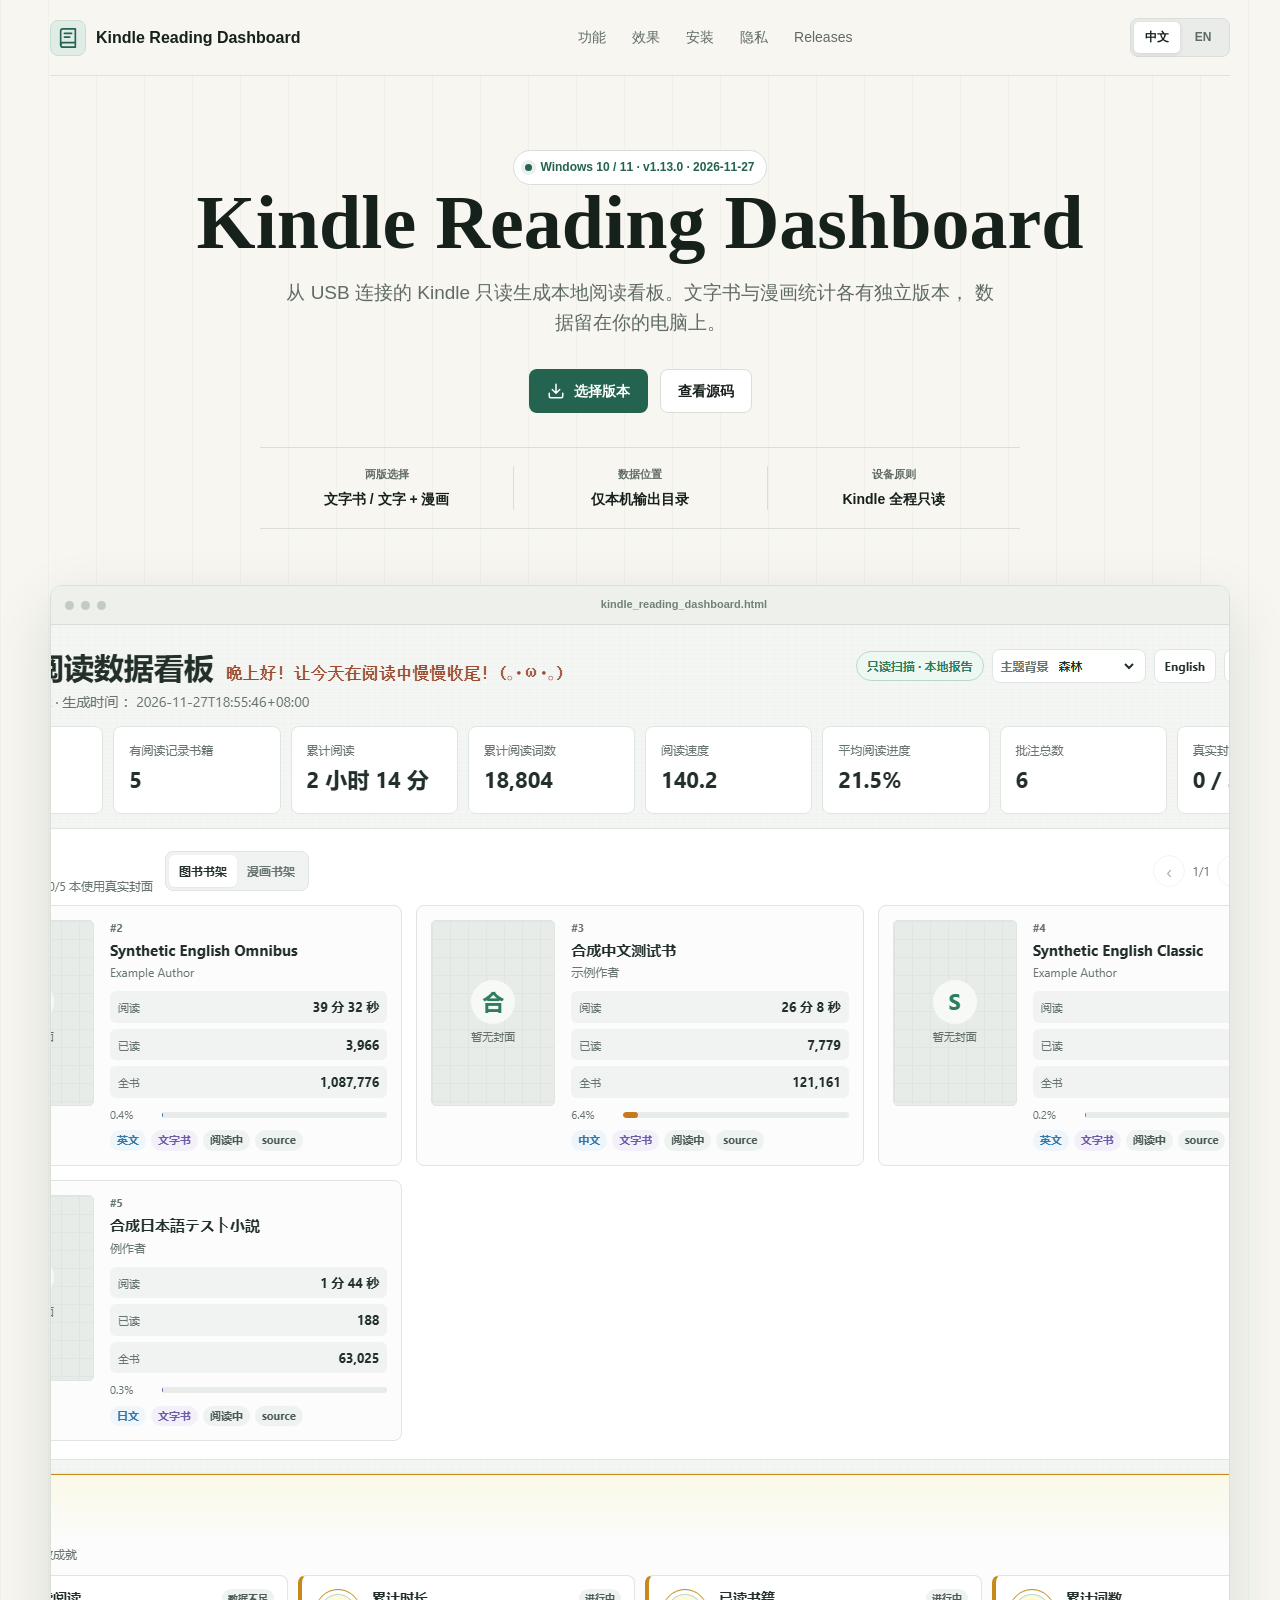
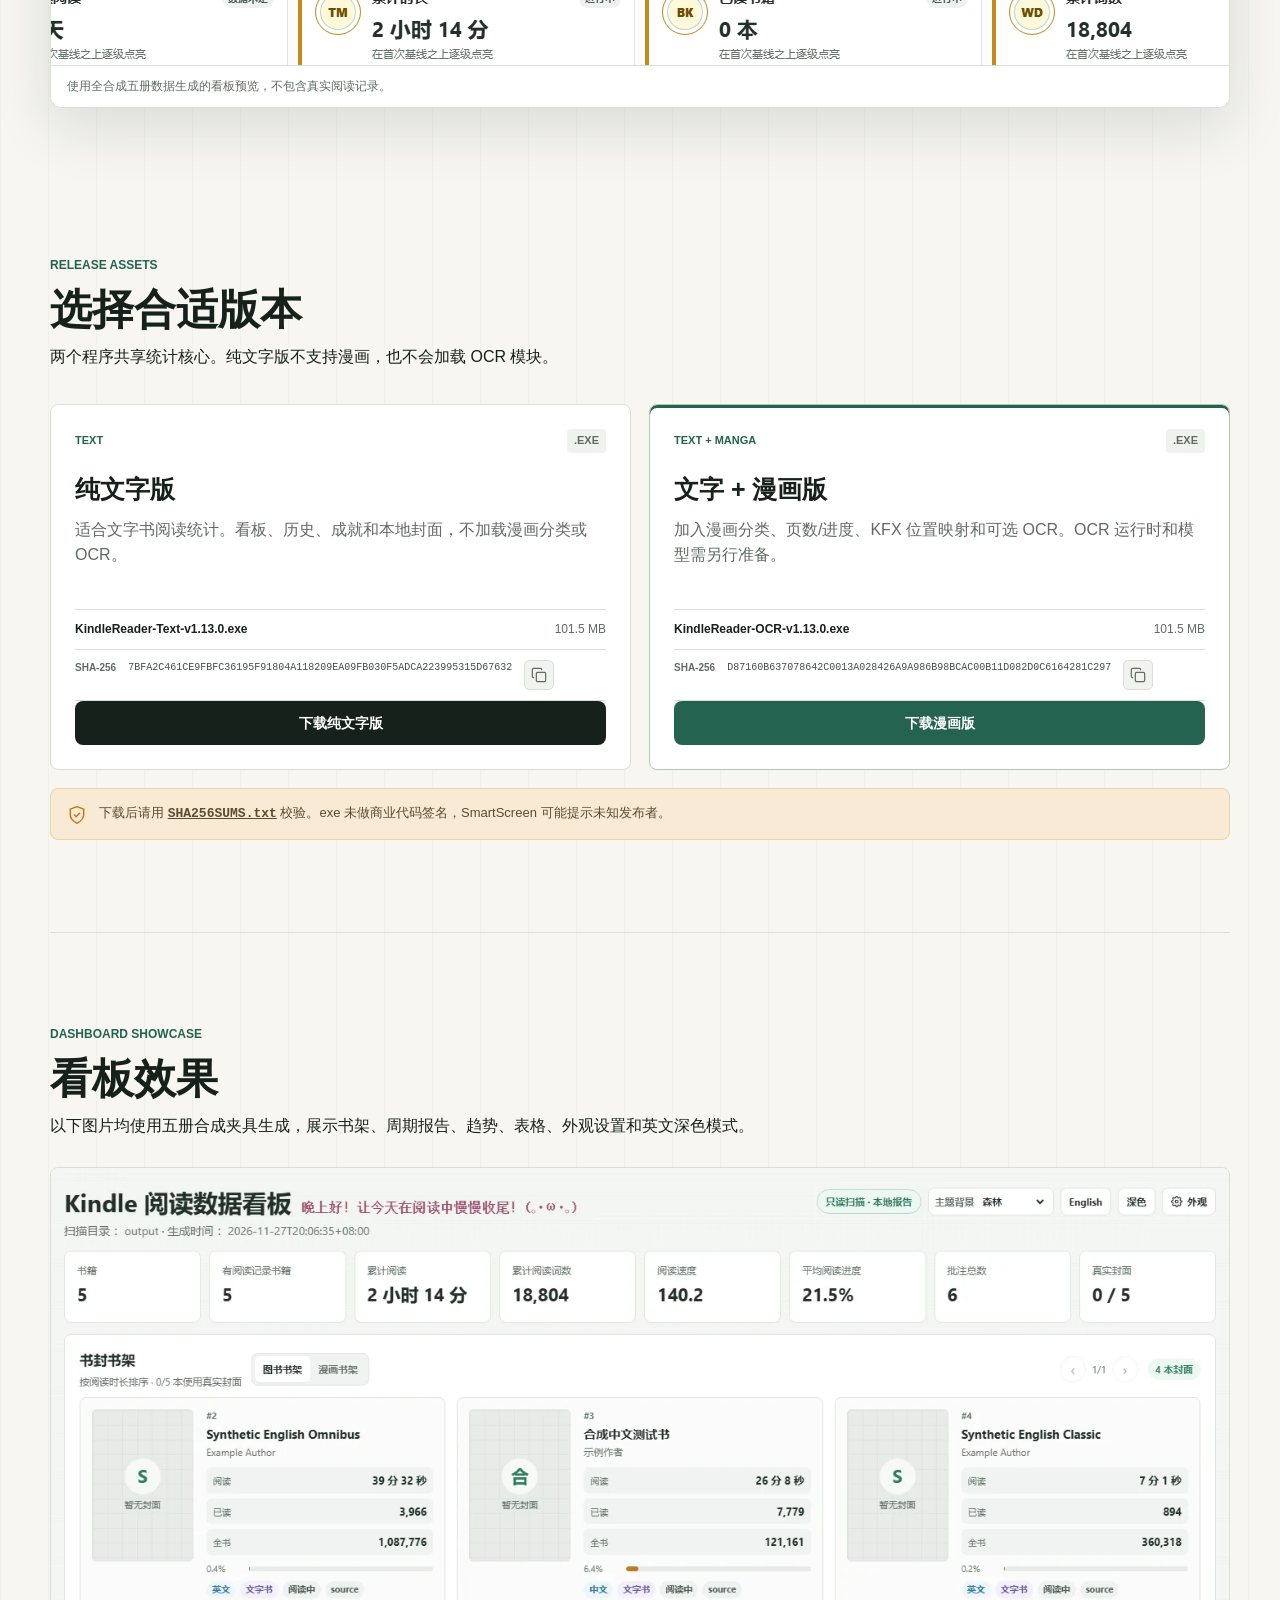
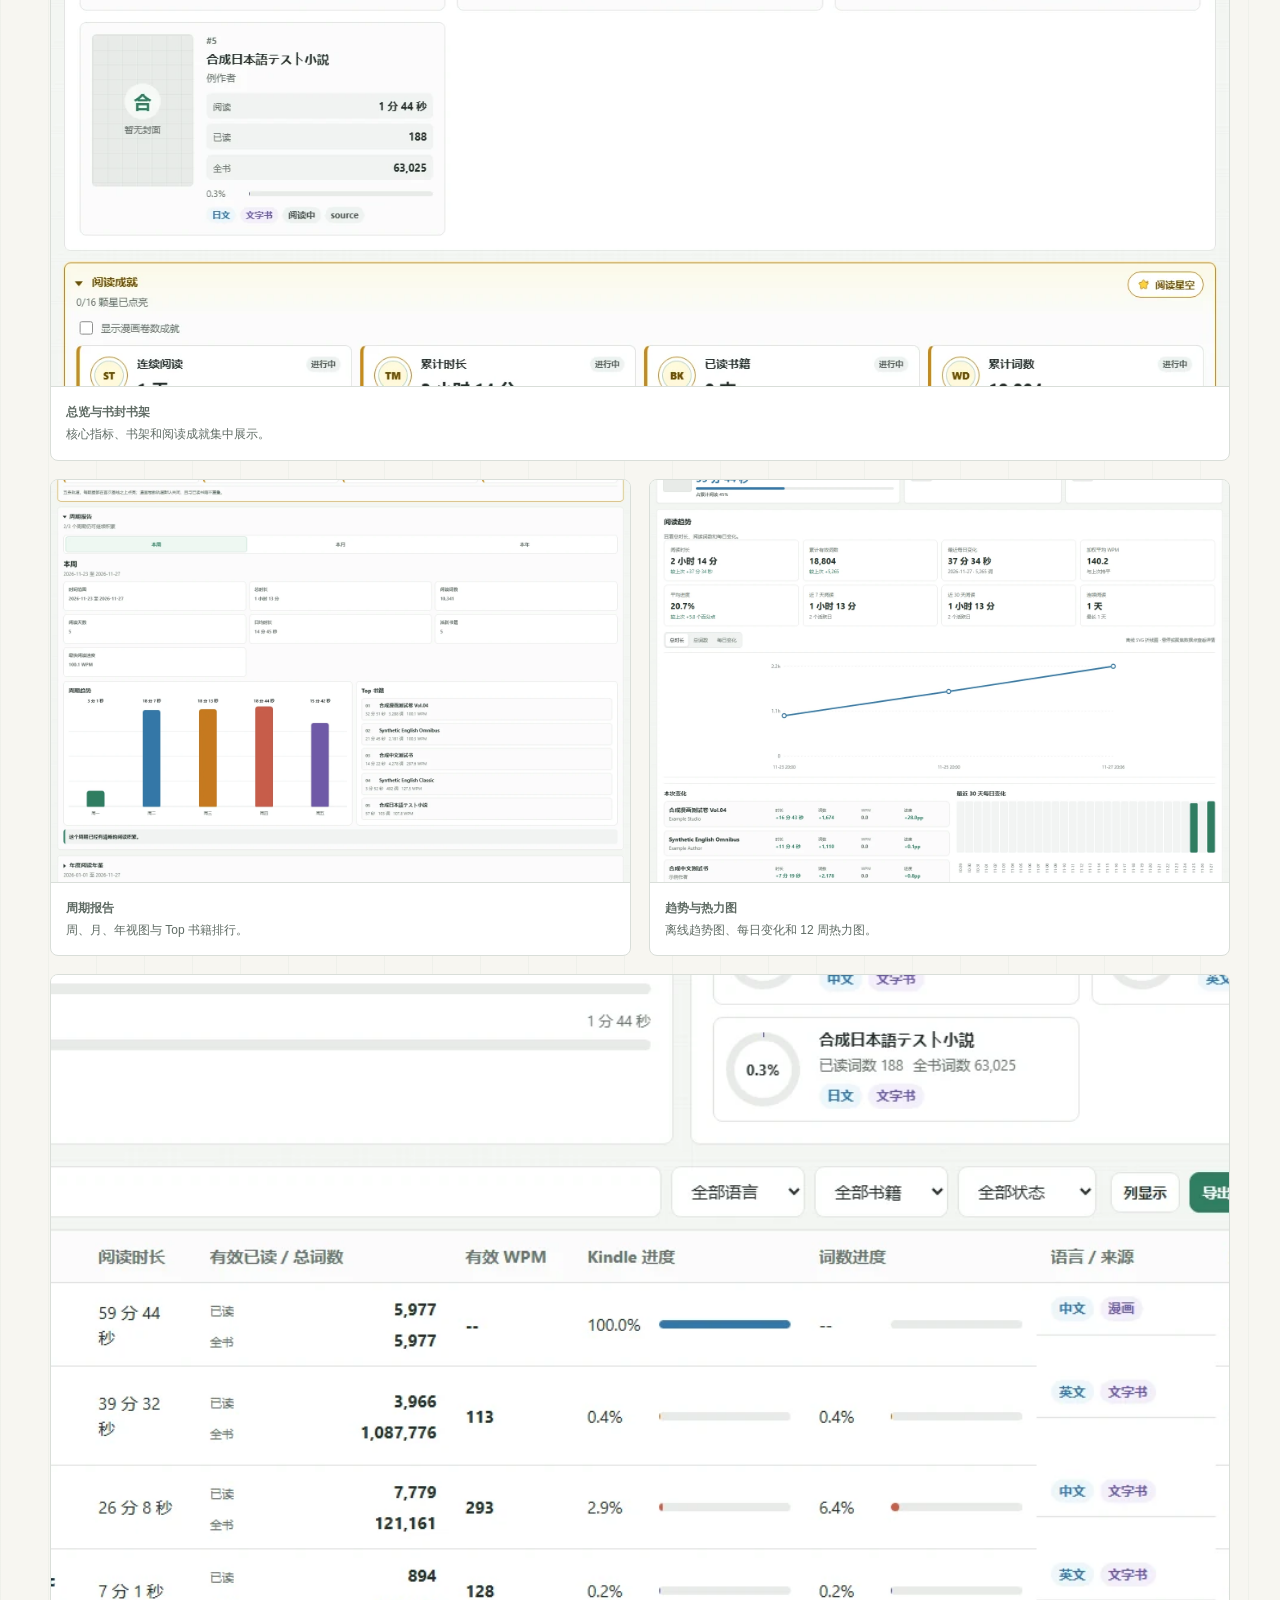
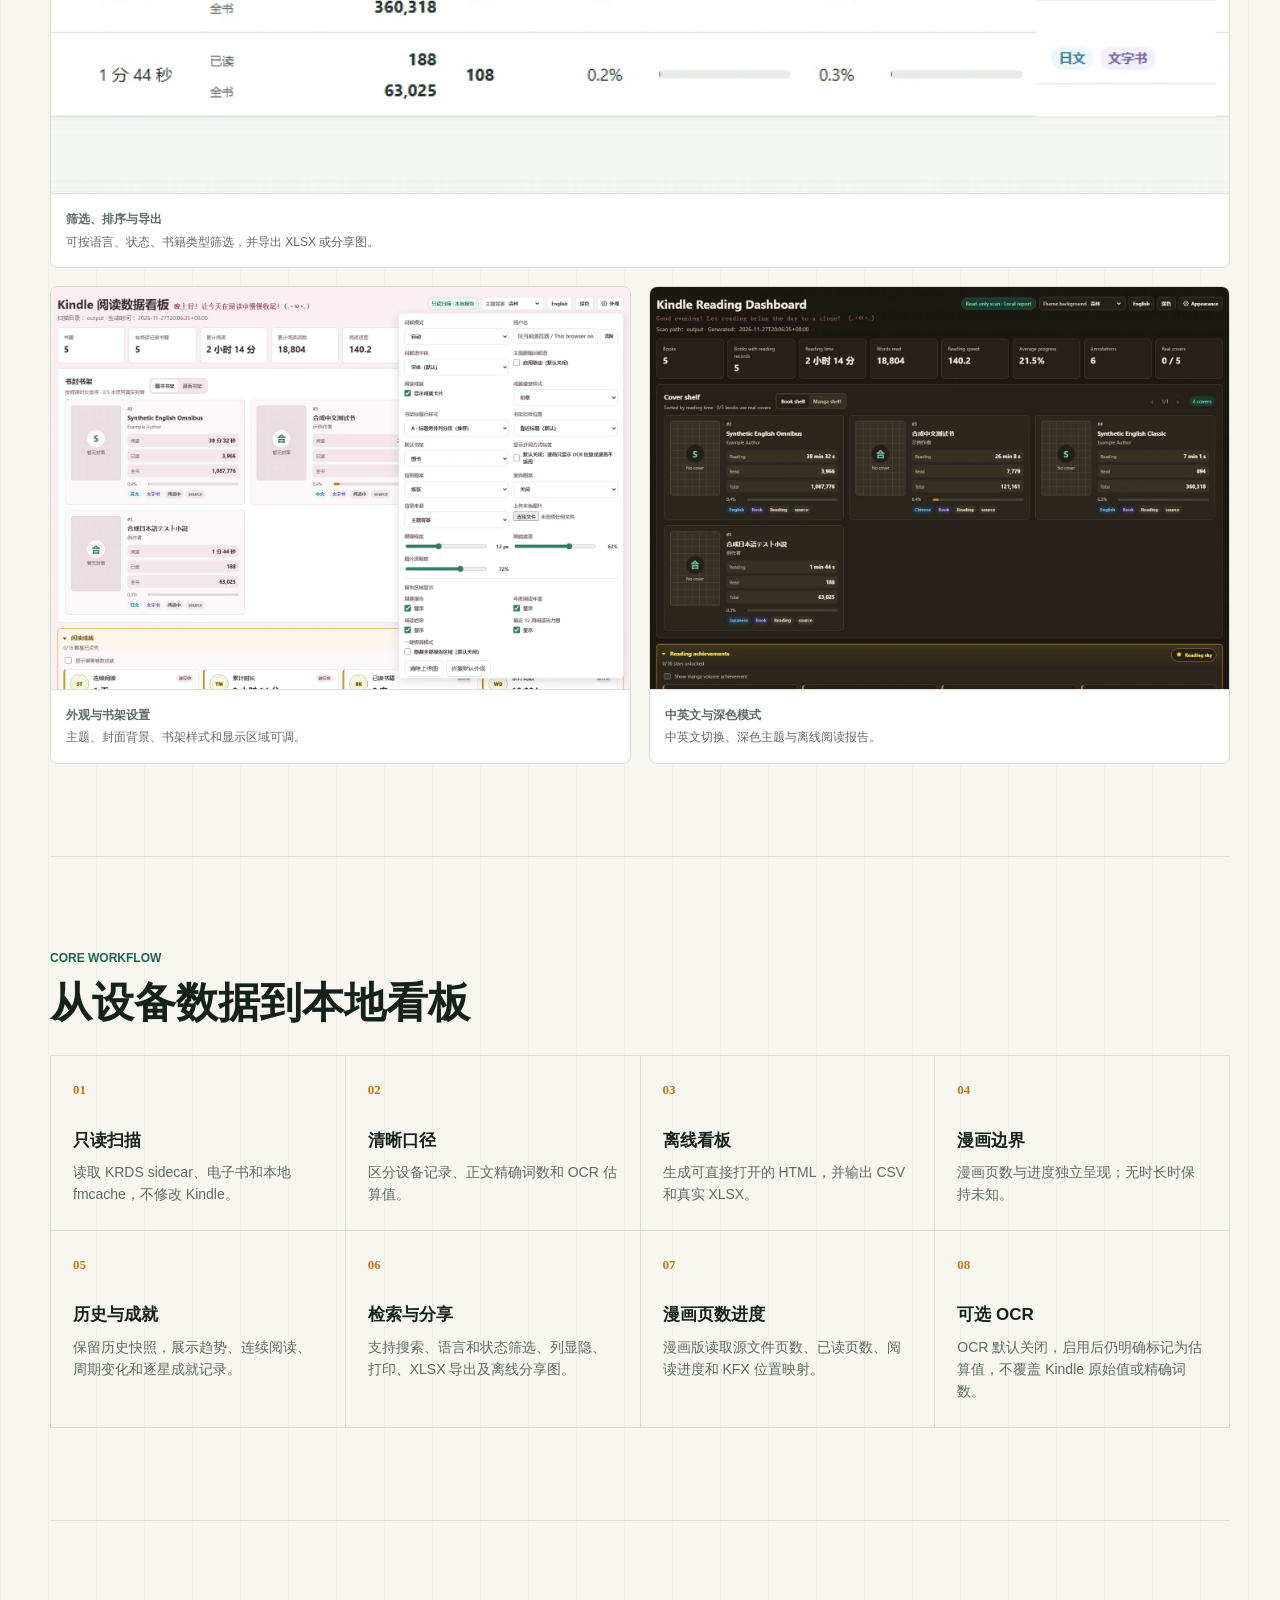
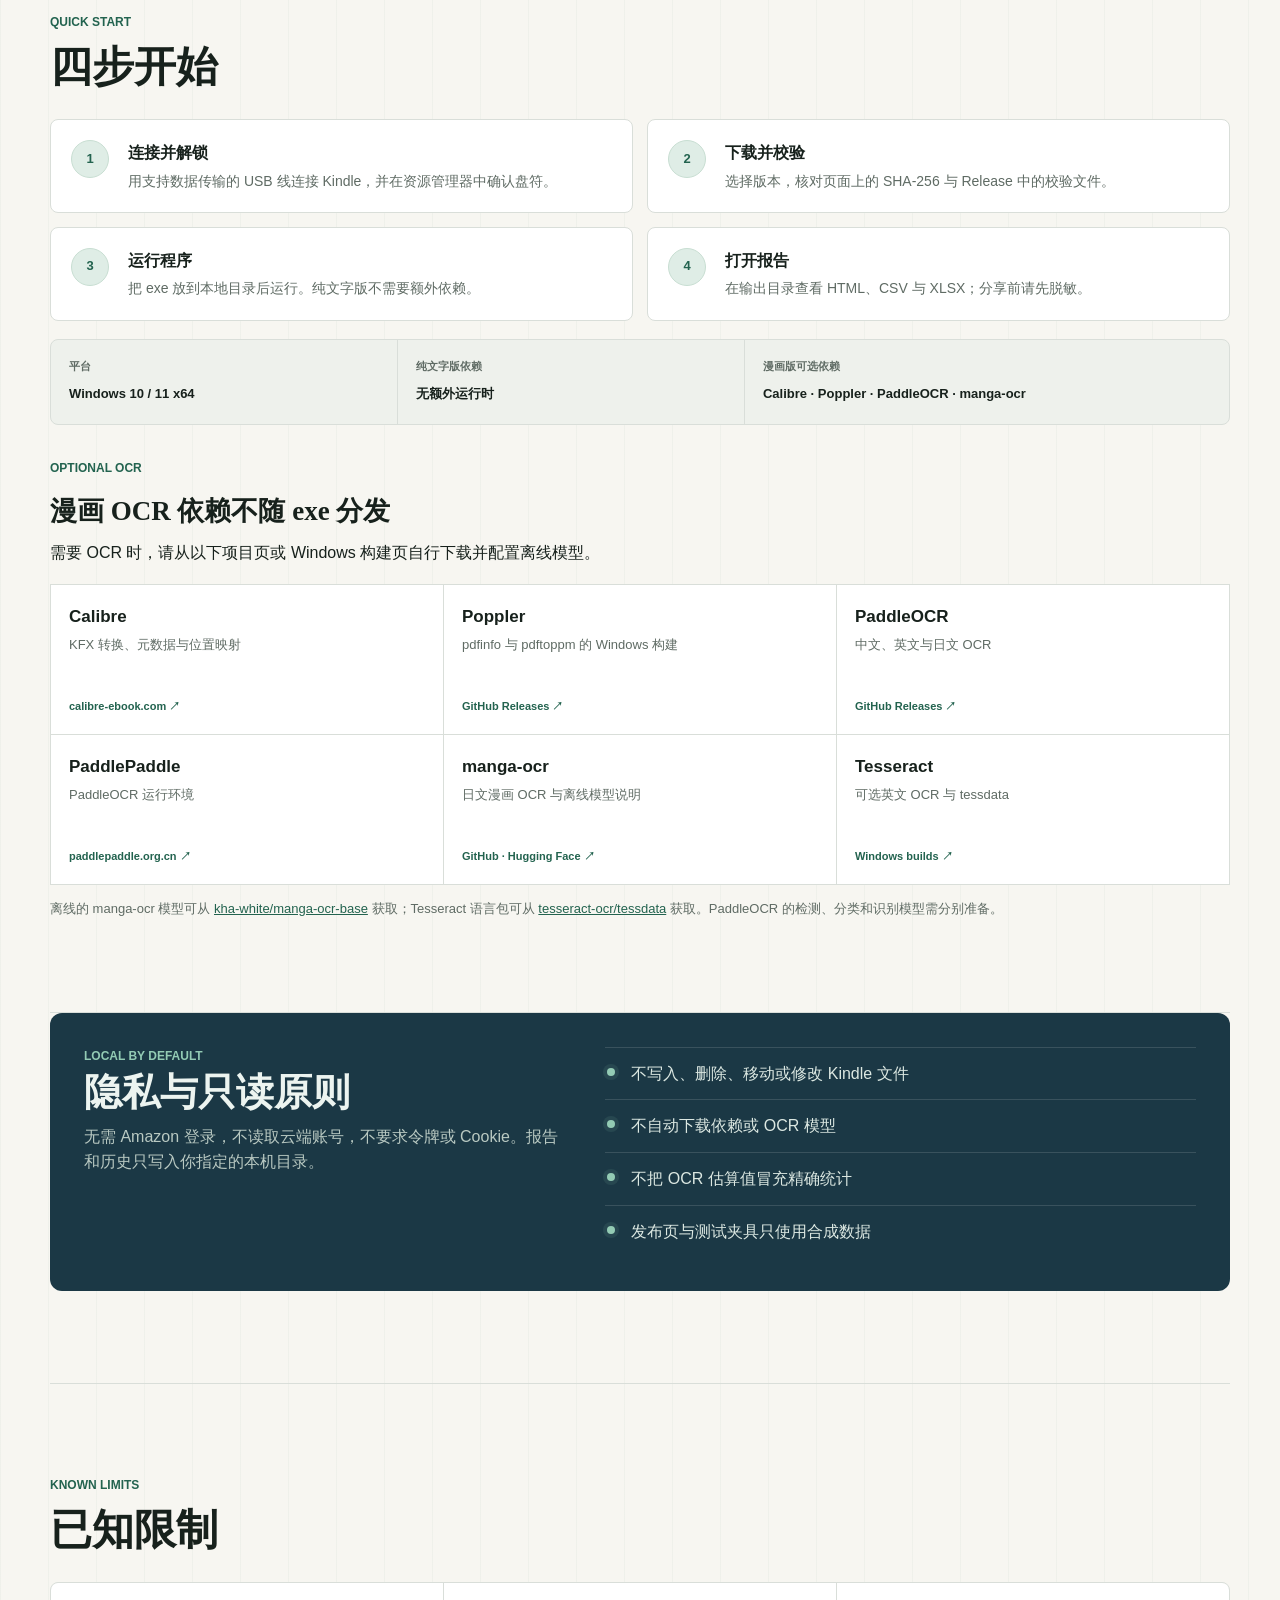
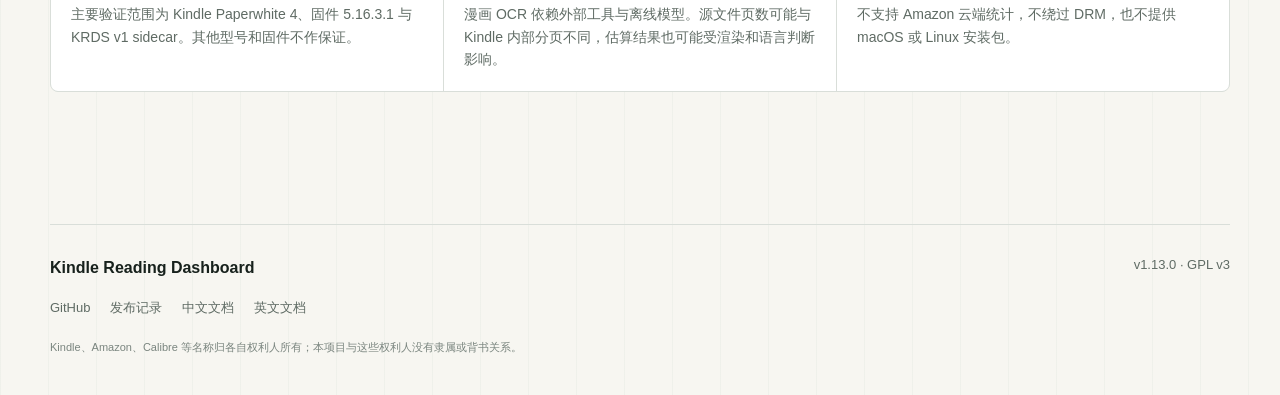
<file: docs/index.html>
<!doctype html>
<html lang="zh-CN" data-ui-lang="zh">
<head>
  <meta charset="utf-8">
  <meta name="viewport" content="width=device-width, initial-scale=1">
  <meta name="description" content="Kindle Reading Dashboard v1.13.0: local, read-only Kindle reading statistics for Windows.">
  <meta property="og:title" content="Kindle Reading Dashboard v1.13.0">
  <meta property="og:description" content="Read-only Kindle reading statistics, local dashboards and optional manga reports for Windows.">
  <meta property="og:type" content="website">
  <meta property="og:image" content="assets/dashboard-preview.png">
  <title>Kindle Reading Dashboard v1.13.0</title>
  <link rel="stylesheet" href="styles.css">
</head>
<body>
  <a class="skip-link" href="#downloads">
    <span class="lang-zh">跳到下载</span>
    <span class="lang-en">Skip to downloads</span>
  </a>

  <header class="site-header">
    <a class="brand" href="#top" aria-label="Kindle Reading Dashboard">
      <span class="brand-mark" aria-hidden="true">
        <svg viewBox="0 0 24 24" width="22" height="22" fill="none" stroke="currentColor" stroke-width="1.8" stroke-linecap="round" stroke-linejoin="round">
          <path d="M4 19.5A2.5 2.5 0 0 1 6.5 17H20"/>
          <path d="M6.5 2H20v20H6.5A2.5 2.5 0 0 1 4 19.5v-15A2.5 2.5 0 0 1 6.5 2Z"/>
          <path d="M8 7h8M8 11h6"/>
        </svg>
      </span>
      <span>Kindle Reading Dashboard</span>
    </a>
    <nav class="top-nav" aria-label="Primary">
      <a href="#features"><span class="lang-zh">功能</span><span class="lang-en">Features</span></a>
      <a href="#showcase"><span class="lang-zh">效果</span><span class="lang-en">Showcase</span></a>
      <a href="#install"><span class="lang-zh">安装</span><span class="lang-en">Install</span></a>
      <a href="#privacy"><span class="lang-zh">隐私</span><span class="lang-en">Privacy</span></a>
      <a href="https://github.com/josefawilson76-design/kindle-reading-stats/releases">Releases</a>
    </nav>
    <div class="language-switch" role="group" aria-label="Language">
      <button type="button" data-set-lang="zh" aria-pressed="true">中文</button>
      <button type="button" data-set-lang="en" aria-pressed="false">EN</button>
    </div>
  </header>

  <main id="top">
    <section class="hero" aria-labelledby="hero-title">
      <div class="hero-inner">
        <div class="eyebrow">
          <span class="version-dot" aria-hidden="true"></span>
          <span class="lang-zh">Windows 10 / 11 · v1.13.0 · 2026-11-27</span>
          <span class="lang-en">Windows 10 / 11 · v1.13.0 · 2026-11-27</span>
        </div>
        <h1 id="hero-title">Kindle Reading Dashboard</h1>
        <p class="hero-copy lang-zh">
          从 USB 连接的 Kindle 只读生成本地阅读看板。文字书与漫画统计各有独立版本，
          数据留在你的电脑上。
        </p>
        <p class="hero-copy lang-en">
          Build a local reading dashboard from a USB-connected Kindle without
          writing to the device. Separate editions for text books and manga keep
          your reading data on your computer.
        </p>
        <div class="hero-actions">
          <a class="button button-primary" href="#downloads">
            <svg viewBox="0 0 24 24" width="18" height="18" fill="none" stroke="currentColor" stroke-width="2" stroke-linecap="round" stroke-linejoin="round" aria-hidden="true">
              <path d="M21 15v4a2 2 0 0 1-2 2H5a2 2 0 0 1-2-2v-4"/>
              <path d="m7 10 5 5 5-5M12 15V3"/>
            </svg>
            <span class="lang-zh">选择版本</span><span class="lang-en">Choose an edition</span>
          </a>
          <a class="button button-secondary" href="https://github.com/josefawilson76-design/kindle-reading-stats">
            <span class="lang-zh">查看源码</span><span class="lang-en">View source</span>
          </a>
        </div>
        <dl class="hero-facts" aria-label="Release facts">
          <div>
            <dt class="lang-zh">两版选择</dt><dt class="lang-en">Two editions</dt>
            <dd class="lang-zh">文字书 / 文字 + 漫画</dd>
            <dd class="lang-en">Text / Text + Manga</dd>
          </div>
          <div>
            <dt class="lang-zh">数据位置</dt><dt class="lang-en">Data location</dt>
            <dd class="lang-zh">仅本机输出目录</dd><dd class="lang-en">Local output only</dd>
          </div>
          <div>
            <dt class="lang-zh">设备原则</dt><dt class="lang-en">Device policy</dt>
            <dd class="lang-zh">Kindle 全程只读</dd><dd class="lang-en">Kindle remains read-only</dd>
          </div>
        </dl>
      </div>
      <figure class="product-shot">
        <div class="shot-toolbar" aria-hidden="true">
          <span></span><span></span><span></span>
          <b>kindle_reading_dashboard.html</b>
        </div>
        <img src="assets/dashboard-preview.png" alt="Synthetic Kindle Reading Dashboard preview" width="1440" height="1040">
        <figcaption>
          <span class="lang-zh">使用全合成五册数据生成的看板预览，不包含真实阅读记录。</span>
          <span class="lang-en">Dashboard preview generated from the five-book synthetic fixture. No real reading data is shown.</span>
        </figcaption>
      </figure>
    </section>

    <section class="section downloads" id="downloads" aria-labelledby="download-title">
      <div class="section-heading">
        <p class="kicker">RELEASE ASSETS</p>
        <h2 id="download-title"><span class="lang-zh">选择合适版本</span><span class="lang-en">Choose the right edition</span></h2>
        <p class="lang-zh">两个程序共享统计核心。纯文字版不支持漫画，也不会加载 OCR 模块。</p>
        <p class="lang-en">Both editions share the reporting core. The text-only build has no manga or OCR module.</p>
      </div>

      <div class="download-grid">
        <article class="download-card">
          <div class="card-topline">
            <span class="edition-label">TEXT</span>
            <span class="file-kind">.EXE</span>
          </div>
          <h3><span class="lang-zh">纯文字版</span><span class="lang-en">Text-only</span></h3>
          <p class="lang-zh">适合文字书阅读统计。看板、历史、成就和本地封面，不加载漫画分类或 OCR。</p>
          <p class="lang-en">For text-book reading history. Dashboard, trends, achievements and local covers, without manga classification or OCR.</p>
          <div class="asset-meta">
            <span>KindleReader-Text-v1.13.0.exe</span>
            <span data-release-size="text">—</span>
          </div>
          <div class="hash-row">
            <span>SHA-256</span>
            <code data-release-sha="text">Loading checksum…</code>
            <button type="button" class="copy-button" data-copy-sha="text" title="Copy SHA-256">
              <svg viewBox="0 0 24 24" width="16" height="16" fill="none" stroke="currentColor" stroke-width="1.8" stroke-linecap="round" stroke-linejoin="round" aria-hidden="true">
                <rect width="14" height="14" x="8" y="8" rx="2"/>
                <path d="M4 16c-1.1 0-2-.9-2-2V4c0-1.1.9-2 2-2h10c1.1 0 2 .9 2 2"/>
              </svg>
              <span class="sr-only">Copy SHA-256</span>
            </button>
          </div>
          <a class="button button-download" data-download="text" href="https://github.com/josefawilson76-design/kindle-reading-stats/releases/download/v1.13.0/KindleReader-Text-v1.13.0.exe">
            <span class="lang-zh">下载纯文字版</span><span class="lang-en">Download text-only</span>
          </a>
        </article>

        <article class="download-card feature-card">
          <div class="card-topline">
            <span class="edition-label">TEXT + MANGA</span>
            <span class="file-kind">.EXE</span>
          </div>
          <h3><span class="lang-zh">文字 + 漫画版</span><span class="lang-en">Text + Manga</span></h3>
          <p class="lang-zh">加入漫画分类、页数/进度、KFX 位置映射和可选 OCR。OCR 运行时和模型需另行准备。</p>
          <p class="lang-en">Adds manga classification, page/progress reporting, KFX position mapping and optional OCR. OCR runtimes and models are separate.</p>
          <div class="asset-meta">
            <span>KindleReader-OCR-v1.13.0.exe</span>
            <span data-release-size="ocr">—</span>
          </div>
          <div class="hash-row">
            <span>SHA-256</span>
            <code data-release-sha="ocr">Loading checksum…</code>
            <button type="button" class="copy-button" data-copy-sha="ocr" title="Copy SHA-256">
              <svg viewBox="0 0 24 24" width="16" height="16" fill="none" stroke="currentColor" stroke-width="1.8" stroke-linecap="round" stroke-linejoin="round" aria-hidden="true">
                <rect width="14" height="14" x="8" y="8" rx="2"/>
                <path d="M4 16c-1.1 0-2-.9-2-2V4c0-1.1.9-2 2-2h10c1.1 0 2 .9 2 2"/>
              </svg>
              <span class="sr-only">Copy SHA-256</span>
            </button>
          </div>
          <a class="button button-download" data-download="ocr" href="https://github.com/josefawilson76-design/kindle-reading-stats/releases/download/v1.13.0/KindleReader-OCR-v1.13.0.exe">
            <span class="lang-zh">下载漫画版</span><span class="lang-en">Download manga edition</span>
          </a>
        </article>
      </div>

      <div class="checksum-note">
        <svg viewBox="0 0 24 24" width="20" height="20" fill="none" stroke="currentColor" stroke-width="1.8" stroke-linecap="round" stroke-linejoin="round" aria-hidden="true">
          <path d="M12 22s8-4 8-10V5l-8-3-8 3v7c0 6 8 10 8 10Z"/>
          <path d="m9 12 2 2 4-4"/>
        </svg>
        <p class="lang-zh">下载后请用 <a href="https://github.com/josefawilson76-design/kindle-reading-stats/releases/download/v1.13.0/SHA256SUMS.txt"><code>SHA256SUMS.txt</code></a> 校验。exe 未做商业代码签名，SmartScreen 可能提示未知发布者。</p>
        <p class="lang-en">Verify downloads with <a href="https://github.com/josefawilson76-design/kindle-reading-stats/releases/download/v1.13.0/SHA256SUMS.txt"><code>SHA256SUMS.txt</code></a>. The executables are not commercially code-signed, so SmartScreen may warn about an unknown publisher.</p>
      </div>
    </section>

    <section class="section showcase" id="showcase" aria-labelledby="showcase-title">
      <div class="section-heading compact">
        <p class="kicker">DASHBOARD SHOWCASE</p>
        <h2 id="showcase-title"><span class="lang-zh">看板效果</span><span class="lang-en">Dashboard showcase</span></h2>
        <p class="lang-zh">以下图片均使用五册合成夹具生成，展示书架、周期报告、趋势、表格、外观设置和英文深色模式。</p>
        <p class="lang-en">All images use the five-book synthetic fixture and show the shelf, period reports, trends, table, appearance settings and English dark mode.</p>
      </div>
      <div class="showcase-grid">
        <figure class="showcase-item showcase-wide">
          <img src="assets/demo-overview.webp" width="1440" height="1000" loading="lazy" alt="Synthetic dashboard overview with shelves and achievements">
          <figcaption>
            <strong><span class="lang-zh">总览与书封书架</span><span class="lang-en">Overview and cover shelf</span></strong>
            <span><span class="lang-zh">核心指标、书架和阅读成就集中展示。</span><span class="lang-en">Core metrics, shelves and reading achievements in one view.</span></span>
          </figcaption>
        </figure>
        <figure class="showcase-item">
          <img src="assets/demo-period.webp" width="1440" height="1000" loading="lazy" alt="Synthetic weekly and annual reading report">
          <figcaption>
            <strong><span class="lang-zh">周期报告</span><span class="lang-en">Period reports</span></strong>
            <span><span class="lang-zh">周、月、年视图与 Top 书籍排行。</span><span class="lang-en">Week, month and year views with top-book rankings.</span></span>
          </figcaption>
        </figure>
        <figure class="showcase-item">
          <img src="assets/demo-trends.webp" width="1440" height="1000" loading="lazy" alt="Synthetic reading trend and heatmap dashboard">
          <figcaption>
            <strong><span class="lang-zh">趋势与热力图</span><span class="lang-en">Trends and heatmap</span></strong>
            <span><span class="lang-zh">离线趋势图、每日变化和 12 周热力图。</span><span class="lang-en">Offline trends, daily changes and a 12-week heatmap.</span></span>
          </figcaption>
        </figure>
        <figure class="showcase-item showcase-wide">
          <img src="assets/demo-table.webp" width="1440" height="685" loading="lazy" alt="Synthetic sortable reading data table">
          <figcaption>
            <strong><span class="lang-zh">筛选、排序与导出</span><span class="lang-en">Filter, sort and export</span></strong>
            <span><span class="lang-zh">可按语言、状态、书籍类型筛选，并导出 XLSX 或分享图。</span><span class="lang-en">Filter by language, state and title type, then export XLSX or a share image.</span></span>
          </figcaption>
        </figure>
        <figure class="showcase-item">
          <img src="assets/demo-appearance.webp" width="1440" height="1000" loading="lazy" alt="Synthetic dashboard appearance settings">
          <figcaption>
            <strong><span class="lang-zh">外观与书架设置</span><span class="lang-en">Appearance and shelf controls</span></strong>
            <span><span class="lang-zh">主题、封面背景、书架样式和显示区域可调。</span><span class="lang-en">Theme, cover background, shelf style and visible sections are adjustable.</span></span>
          </figcaption>
        </figure>
        <figure class="showcase-item">
          <img src="assets/demo-english-dark.webp" width="1440" height="1000" loading="lazy" alt="Synthetic English dark and sepia dashboard">
          <figcaption>
            <strong><span class="lang-zh">中英文与深色模式</span><span class="lang-en">Bilingual and dark mode</span></strong>
            <span><span class="lang-zh">中英文切换、深色主题与离线阅读报告。</span><span class="lang-en">Chinese/English switching, dark theme and offline reading reports.</span></span>
          </figcaption>
        </figure>
      </div>
    </section>

    <section class="section features" id="features" aria-labelledby="features-title">
      <div class="section-heading compact">
        <p class="kicker">CORE WORKFLOW</p>
        <h2 id="features-title"><span class="lang-zh">从设备数据到本地看板</span><span class="lang-en">From device data to a local dashboard</span></h2>
      </div>
      <div class="feature-grid">
        <article>
          <span class="feature-number">01</span>
          <h3><span class="lang-zh">只读扫描</span><span class="lang-en">Read-only scan</span></h3>
          <p class="lang-zh">读取 KRDS sidecar、电子书和本地 fmcache，不修改 Kindle。</p>
          <p class="lang-en">Reads KRDS sidecars, ebooks and local fmcache without changing the Kindle.</p>
        </article>
        <article>
          <span class="feature-number">02</span>
          <h3><span class="lang-zh">清晰口径</span><span class="lang-en">Explicit semantics</span></h3>
          <p class="lang-zh">区分设备记录、正文精确词数和 OCR 估算值。</p>
          <p class="lang-en">Separates device records, exact text counts and OCR estimates.</p>
        </article>
        <article>
          <span class="feature-number">03</span>
          <h3><span class="lang-zh">离线看板</span><span class="lang-en">Offline dashboard</span></h3>
          <p class="lang-zh">生成可直接打开的 HTML，并输出 CSV 和真实 XLSX。</p>
          <p class="lang-en">Creates an openable HTML dashboard plus CSV and real XLSX output.</p>
        </article>
        <article>
          <span class="feature-number">04</span>
          <h3><span class="lang-zh">漫画边界</span><span class="lang-en">Honest manga scope</span></h3>
          <p class="lang-zh">漫画页数与进度独立呈现；无时长时保持未知。</p>
          <p class="lang-en">Manga pages and progress are separate; missing duration stays unknown.</p>
        </article>
        <article>
          <span class="feature-number">05</span>
          <h3><span class="lang-zh">历史与成就</span><span class="lang-en">History and achievements</span></h3>
          <p class="lang-zh">保留历史快照，展示趋势、连续阅读、周期变化和逐星成就记录。</p>
          <p class="lang-en">Keeps history snapshots for trends, streaks, period changes and per-star achievement records.</p>
        </article>
        <article>
          <span class="feature-number">06</span>
          <h3><span class="lang-zh">检索与分享</span><span class="lang-en">Search and share</span></h3>
          <p class="lang-zh">支持搜索、语言和状态筛选、列显隐、打印、XLSX 导出及离线分享图。</p>
          <p class="lang-en">Search, language and state filters, column visibility, print, XLSX export and offline share images.</p>
        </article>
        <article>
          <span class="feature-number">07</span>
          <h3><span class="lang-zh">漫画页数进度</span><span class="lang-en">Manga pages and progress</span></h3>
          <p class="lang-zh">漫画版读取源文件页数、已读页数、阅读进度和 KFX 位置映射。</p>
          <p class="lang-en">The manga edition reads source pages, pages read, progress and KFX position mappings.</p>
        </article>
        <article>
          <span class="feature-number">08</span>
          <h3><span class="lang-zh">可选 OCR</span><span class="lang-en">Optional OCR</span></h3>
          <p class="lang-zh">OCR 默认关闭，启用后仍明确标记为估算值，不覆盖 Kindle 原始值或精确词数。</p>
          <p class="lang-en">OCR is off by default and remains clearly marked as an estimate when enabled; it never replaces Kindle values or exact counts.</p>
        </article>
      </div>
    </section>

    <section class="section install" id="install" aria-labelledby="install-title">
      <div class="section-heading compact">
        <p class="kicker">QUICK START</p>
        <h2 id="install-title"><span class="lang-zh">四步开始</span><span class="lang-en">Start in four steps</span></h2>
      </div>
      <ol class="steps">
        <li>
          <span class="step-index">1</span>
          <div>
            <h3><span class="lang-zh">连接并解锁</span><span class="lang-en">Connect and unlock</span></h3>
            <p class="lang-zh">用支持数据传输的 USB 线连接 Kindle，并在资源管理器中确认盘符。</p>
            <p class="lang-en">Connect with a data-capable USB cable and confirm the drive letter in File Explorer.</p>
          </div>
        </li>
        <li>
          <span class="step-index">2</span>
          <div>
            <h3><span class="lang-zh">下载并校验</span><span class="lang-en">Download and verify</span></h3>
            <p class="lang-zh">选择版本，核对页面上的 SHA-256 与 Release 中的校验文件。</p>
            <p class="lang-en">Pick an edition and compare its SHA-256 with the Release checksum file.</p>
          </div>
        </li>
        <li>
          <span class="step-index">3</span>
          <div>
            <h3><span class="lang-zh">运行程序</span><span class="lang-en">Run the executable</span></h3>
            <p class="lang-zh">把 exe 放到本地目录后运行。纯文字版不需要额外依赖。</p>
            <p class="lang-en">Run the executable from a local folder. The text-only edition has no extra runtime requirement.</p>
          </div>
        </li>
        <li>
          <span class="step-index">4</span>
          <div>
            <h3><span class="lang-zh">打开报告</span><span class="lang-en">Open the report</span></h3>
            <p class="lang-zh">在输出目录查看 HTML、CSV 与 XLSX；分享前请先脱敏。</p>
            <p class="lang-en">Open the HTML, CSV and XLSX outputs; sanitize them before sharing.</p>
          </div>
        </li>
      </ol>
      <div class="requirements">
        <div>
          <span class="meta-label"><span class="lang-zh">平台</span><span class="lang-en">Platform</span></span>
          <strong>Windows 10 / 11 x64</strong>
        </div>
        <div>
          <span class="meta-label"><span class="lang-zh">纯文字版依赖</span><span class="lang-en">Text-only dependencies</span></span>
          <strong><span class="lang-zh">无额外运行时</span><span class="lang-en">No extra runtime</span></strong>
        </div>
        <div>
          <span class="meta-label"><span class="lang-zh">漫画版可选依赖</span><span class="lang-en">Optional manga dependencies</span></span>
          <strong>Calibre · Poppler · PaddleOCR · manga-ocr</strong>
        </div>
      </div>
      <div class="dependency-heading">
        <p class="kicker">OPTIONAL OCR</p>
        <h3><span class="lang-zh">漫画 OCR 依赖不随 exe 分发</span><span class="lang-en">Manga OCR dependencies are not bundled</span></h3>
        <p class="lang-zh">需要 OCR 时，请从以下项目页或 Windows 构建页自行下载并配置离线模型。</p>
        <p class="lang-en">For OCR, download the tools from these project or Windows distribution pages and prepare the models locally.</p>
      </div>
      <div class="dependency-grid">
        <a href="https://calibre-ebook.com/download_windows64">
          <strong>Calibre</strong>
          <span class="lang-zh">KFX 转换、元数据与位置映射</span>
          <span class="lang-en">KFX conversion, metadata and position mapping</span>
          <em>calibre-ebook.com ↗</em>
        </a>
        <a href="https://github.com/oschwartz10612/poppler-windows/releases">
          <strong>Poppler</strong>
          <span class="lang-zh">pdfinfo 与 pdftoppm 的 Windows 构建</span>
          <span class="lang-en">Windows builds for pdfinfo and pdftoppm</span>
          <em>GitHub Releases ↗</em>
        </a>
        <a href="https://github.com/PaddlePaddle/PaddleOCR/releases">
          <strong>PaddleOCR</strong>
          <span class="lang-zh">中文、英文与日文 OCR</span>
          <span class="lang-en">Chinese, English and Japanese OCR</span>
          <em>GitHub Releases ↗</em>
        </a>
        <a href="https://www.paddlepaddle.org.cn/install/quick">
          <strong>PaddlePaddle</strong>
          <span class="lang-zh">PaddleOCR 运行环境</span>
          <span class="lang-en">Runtime for PaddleOCR</span>
          <em>paddlepaddle.org.cn ↗</em>
        </a>
        <a href="https://github.com/kha-white/manga-ocr">
          <strong>manga-ocr</strong>
          <span class="lang-zh">日文漫画 OCR 与离线模型说明</span>
          <span class="lang-en">Japanese manga OCR and offline model</span>
          <em>GitHub · Hugging Face ↗</em>
        </a>
        <a href="https://github.com/UB-Mannheim/tesseract/wiki">
          <strong>Tesseract</strong>
          <span class="lang-zh">可选英文 OCR 与 tessdata</span>
          <span class="lang-en">Optional English OCR and tessdata</span>
          <em>Windows builds ↗</em>
        </a>
      </div>
      <p class="dependency-note">
        <span class="lang-zh">离线的 manga-ocr 模型可从 <a href="https://huggingface.co/kha-white/manga-ocr-base">kha-white/manga-ocr-base</a> 获取；Tesseract 语言包可从 <a href="https://github.com/tesseract-ocr/tessdata">tesseract-ocr/tessdata</a> 获取。PaddleOCR 的检测、分类和识别模型需分别准备。</span>
        <span class="lang-en">The offline manga-ocr model is available from <a href="https://huggingface.co/kha-white/manga-ocr-base">kha-white/manga-ocr-base</a>; Tesseract language data is available from <a href="https://github.com/tesseract-ocr/tessdata">tesseract-ocr/tessdata</a>. PaddleOCR detection, classification and recognition models must be prepared separately.</span>
      </p>
    </section>

    <section class="section trust" id="privacy" aria-labelledby="privacy-title">
      <div class="trust-panel">
        <div>
          <p class="kicker">LOCAL BY DEFAULT</p>
          <h2 id="privacy-title"><span class="lang-zh">隐私与只读原则</span><span class="lang-en">Privacy and read-only behavior</span></h2>
          <p class="lang-zh">无需 Amazon 登录，不读取云端账号，不要求令牌或 Cookie。报告和历史只写入你指定的本机目录。</p>
          <p class="lang-en">No Amazon login, cloud-account access, token or cookie is required. Reports and history stay in your chosen local folder.</p>
        </div>
        <ul class="trust-list">
          <li><span class="lang-zh">不写入、删除、移动或修改 Kindle 文件</span><span class="lang-en">Never writes to, deletes, moves or modifies Kindle files</span></li>
          <li><span class="lang-zh">不自动下载依赖或 OCR 模型</span><span class="lang-en">Never auto-downloads dependencies or OCR models</span></li>
          <li><span class="lang-zh">不把 OCR 估算值冒充精确统计</span><span class="lang-en">Never presents OCR estimates as exact statistics</span></li>
          <li><span class="lang-zh">发布页与测试夹具只使用合成数据</span><span class="lang-en">The project page and fixtures use synthetic data only</span></li>
        </ul>
      </div>
    </section>

    <section class="section limits" aria-labelledby="limits-title">
      <div class="section-heading compact">
        <p class="kicker">KNOWN LIMITS</p>
        <h2 id="limits-title"><span class="lang-zh">已知限制</span><span class="lang-en">Known limitations</span></h2>
      </div>
      <div class="limit-columns">
        <p class="lang-zh">主要验证范围为 Kindle Paperwhite 4、固件 5.16.3.1 与 KRDS v1 sidecar。其他型号和固件不作保证。</p>
        <p class="lang-en">The primary verified target is Kindle Paperwhite 4, firmware 5.16.3.1 and KRDS v1 sidecars. Other models and firmware are not guaranteed.</p>
        <p class="lang-zh">漫画 OCR 依赖外部工具与离线模型。源文件页数可能与 Kindle 内部分页不同，估算结果也可能受渲染和语言判断影响。</p>
        <p class="lang-en">Manga OCR depends on external tools and offline models. Source-file pagination may differ from Kindle pagination, and estimates can vary with rendering and language detection.</p>
        <p class="lang-zh">不支持 Amazon 云端统计，不绕过 DRM，也不提供 macOS 或 Linux 安装包。</p>
        <p class="lang-en">Amazon cloud statistics, DRM bypass, macOS and Linux packages are outside scope.</p>
      </div>
    </section>
  </main>

  <footer class="site-footer">
    <div class="footer-brand">
      <strong>Kindle Reading Dashboard</strong>
      <span>v1.13.0 · GPL v3</span>
    </div>
    <nav aria-label="Footer">
      <a href="https://github.com/josefawilson76-design/kindle-reading-stats">GitHub</a>
      <a href="https://github.com/josefawilson76-design/kindle-reading-stats/releases"><span class="lang-zh">发布记录</span><span class="lang-en">Releases</span></a>
      <a href="https://github.com/josefawilson76-design/kindle-reading-stats/blob/main/README.md"><span class="lang-zh">中文文档</span><span class="lang-en">Chinese docs</span></a>
      <a href="https://github.com/josefawilson76-design/kindle-reading-stats/blob/main/README.en.md"><span class="lang-zh">英文文档</span><span class="lang-en">English docs</span></a>
    </nav>
    <p class="legal lang-zh">Kindle、Amazon、Calibre 等名称归各自权利人所有；本项目与这些权利人没有隶属或背书关系。</p>
    <p class="legal lang-en">Kindle, Amazon, Calibre and other names belong to their respective owners. This project is not affiliated with or endorsed by them.</p>
  </footer>

  <div class="copy-status" role="status" aria-live="polite"></div>
  <script src="app.js"></script>
</body>
</html>
</file>
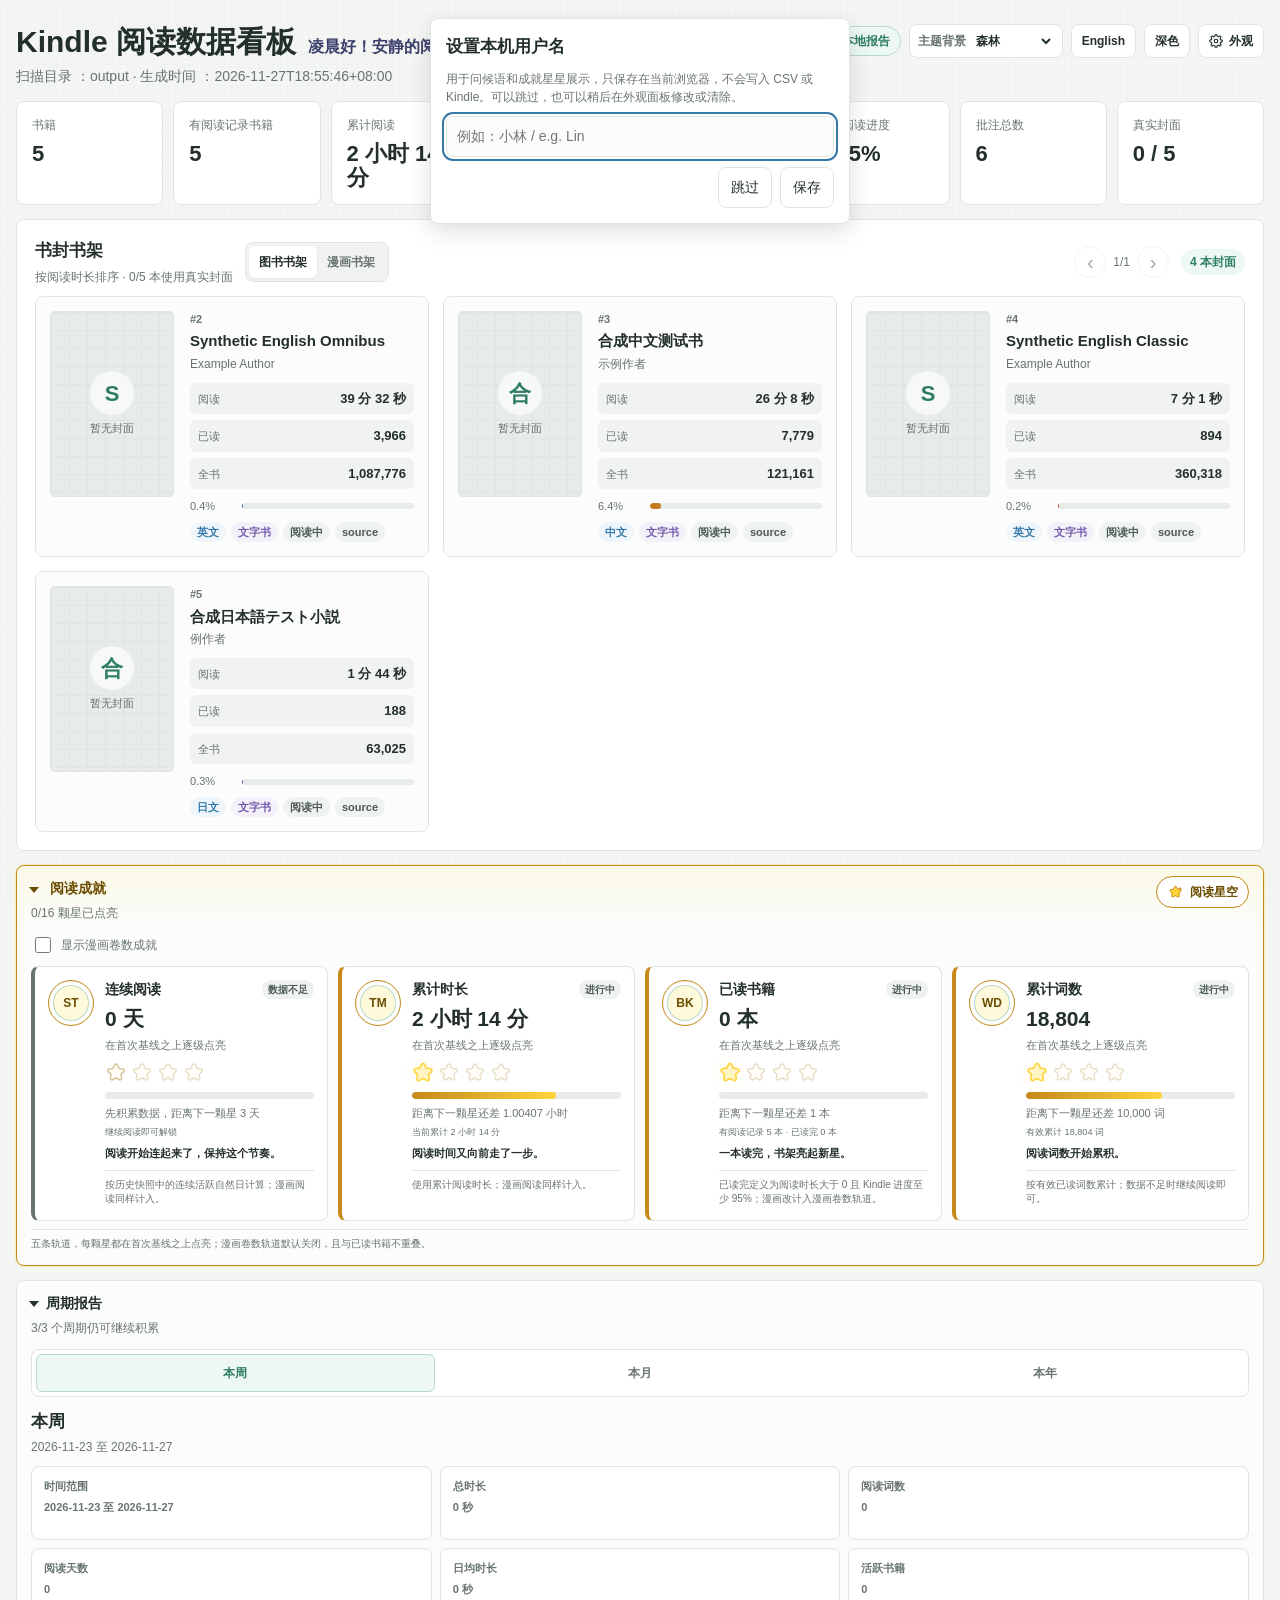
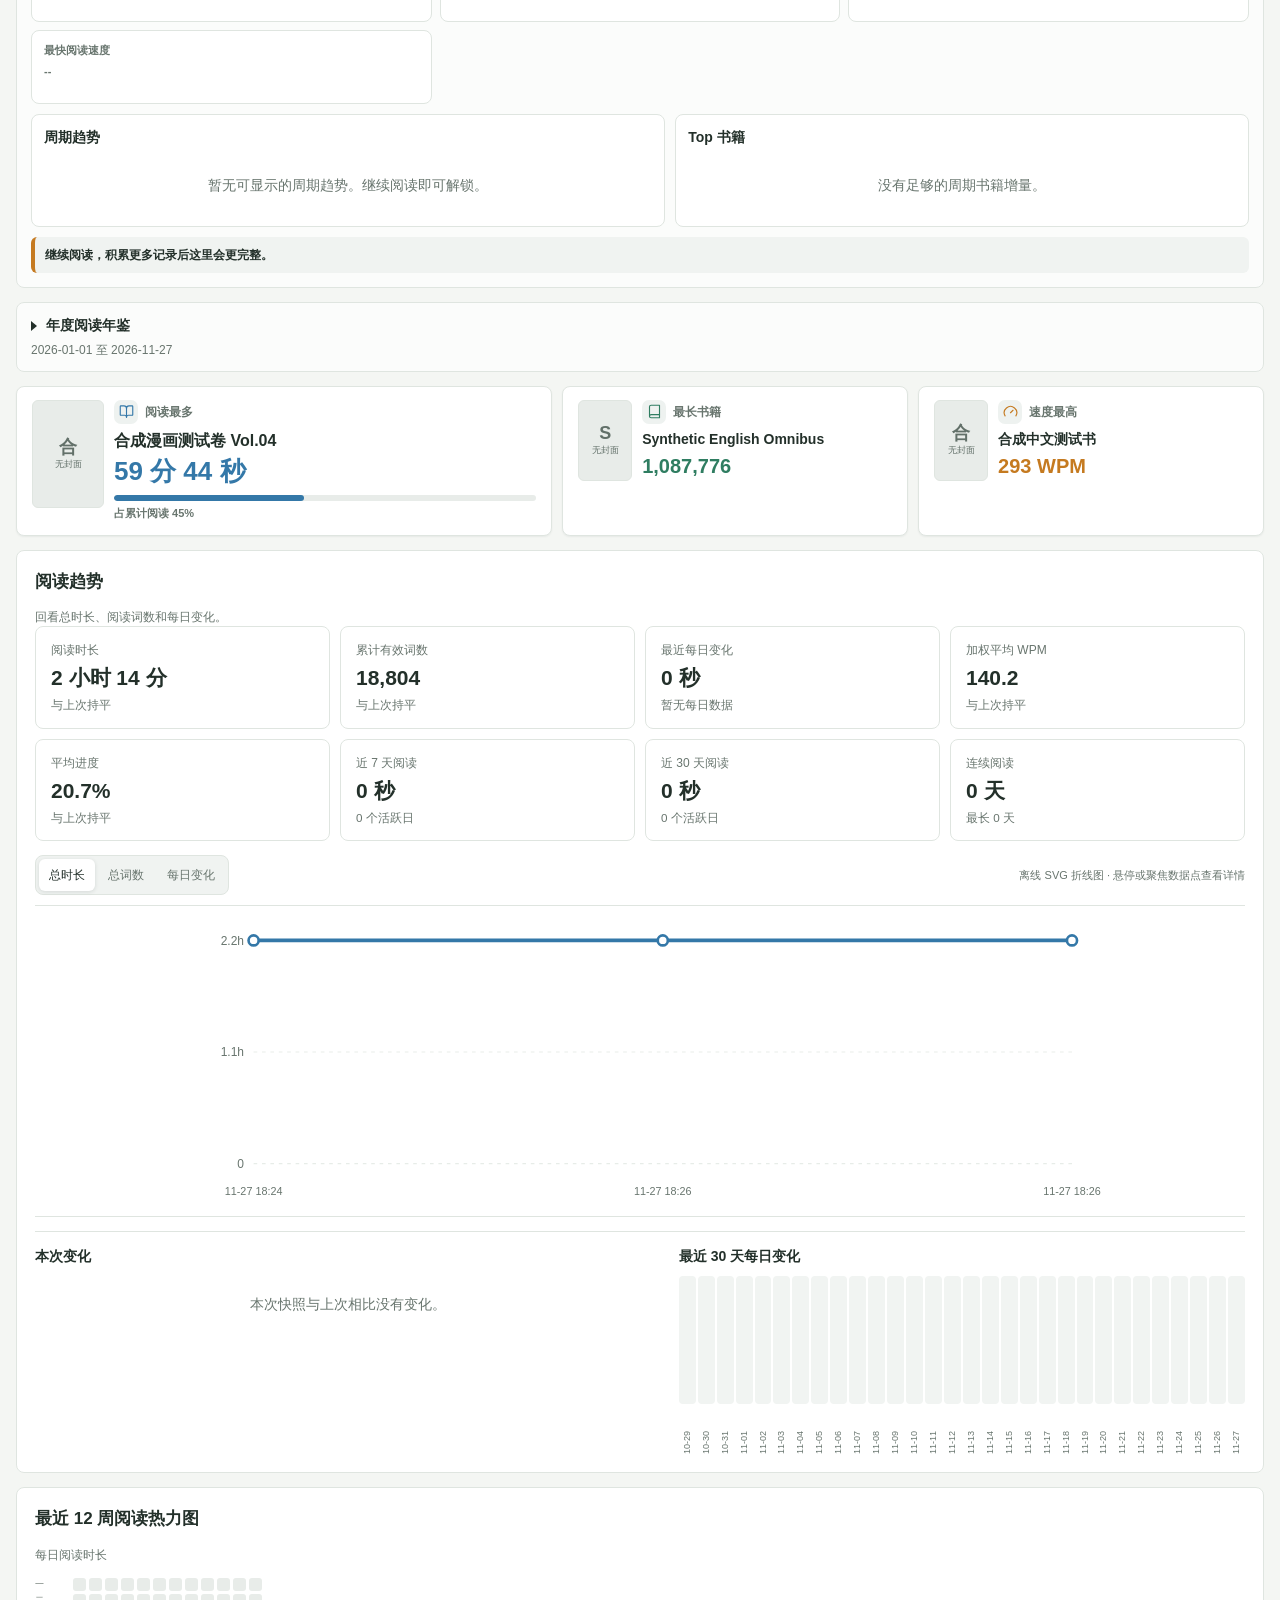
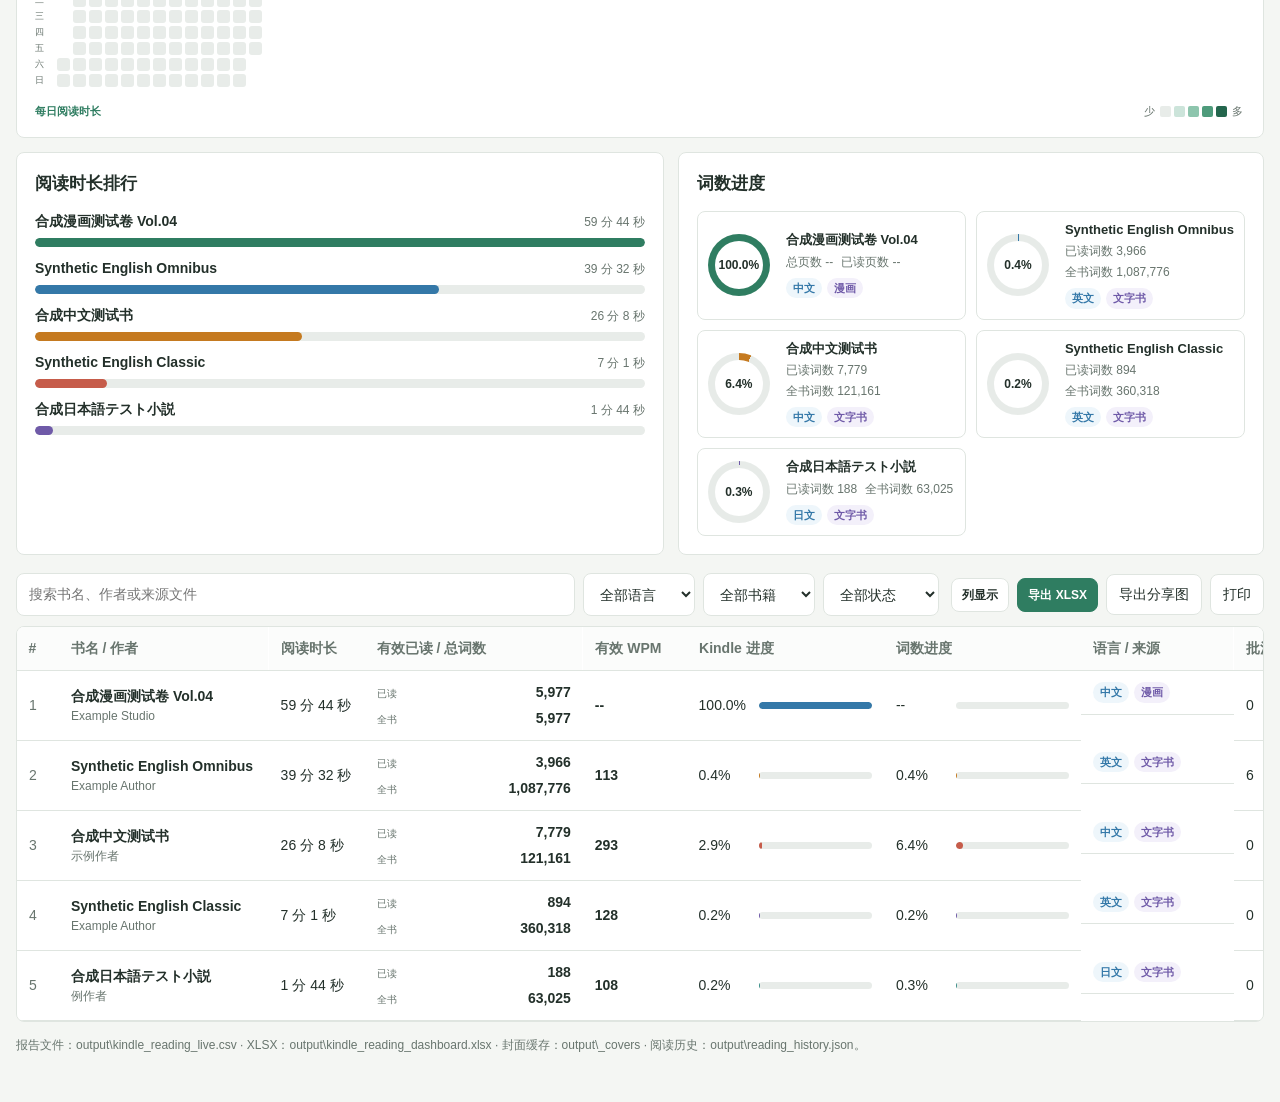
<file: kindle_reading_dashboard.html>
<!doctype html>
<html lang="zh-CN" data-ui-language="zh" data-ui-variant="ocr" data-theme="light"
      data-theme-preset="forest" data-achievement-badge-style="seal"
      data-background-texture="paper" data-background-motif="none"
      data-shelf-title-style="a" data-shelf-position="title"
      data-shelf-default-mode="book" data-show-token-labels="false"
      data-annual-report-panel="closed"
      data-greeting-tone="day" data-theme-follow-greeting="false"
      data-minimal-mode="false" data-section-period="visible"
      data-section-annual="visible"
      data-section-trends="visible" data-section-heatmap="visible">
<head>
  <meta charset="utf-8">
  <meta name="viewport" content="width=device-width, initial-scale=1">
  <title>Kindle 阅读数据看板 / Reading Dashboard</title>
  <style>
    :root {
      color-scheme: light;
      --greeting-font: "SimSun", "Songti SC", "Noto Serif CJK SC", serif;
      --bg: #f4f6f3;
      --surface: #ffffff;
      --surface-soft: #fbfcfb;
      --surface-muted: #f0f3f1;
      --surface-track: #e8ece9;
      --surface-chart: #f1f4f2;
      --ink: #23302a;
      --muted: #68756e;
      --line: #dfe5e0;
      --green: #2f7d61;
      --blue: #3478a8;
      --amber: #c57a20;
      --coral: #c65c4a;
      --violet: #6f5aa8;
      --teal: #3d8f8a;
      --gold: #FFD43B;
      --gold-bright: #FFE37A;
      --gold-deep: #C58A1A;
      --gold-glow: rgba(255, 212, 59, .28);
      --gold-ink: #6b4d00;
      --hover: #f8faf8;
      --badge-bg: #edf8f2;
      --badge-border: #b9d9ca;
      --tag-bg: #eef2f0;
      --tag-ink: #4d5b54;
      --language-bg: #eef6fb;
      --estimate-bg: #fff7e8;
      --low-bg: #fff0ed;
      --deviation-bg: #f3f0fa;
      --placeholder-bg: #e8ece9;
      --placeholder-ink: #627069;
      --placeholder-mark: #f7f9f7;
      --ring-empty: #e7ebe8;
      --timeline-ring: #d8eee4;
      --dashboard-background-image: none;
      --dashboard-background-opacity: 0;
      --dashboard-background-blur: 0px;
      --dashboard-background-overlay: 0;
      --dashboard-texture-image: none;
      --dashboard-texture-size: auto;
      --dashboard-motif-image: none;
      --dashboard-motif-size: auto;
      --dashboard-motif-repeat: repeat;
      --dashboard-flourish-image: none;
      --texture-line: rgba(35, 48, 42, .028);
      --pattern-line: rgba(35, 48, 42, .08);
      --focus-ring: var(--blue);
      --appearance-top: 90px;
      --shadow-card: 0 1px 2px rgba(25, 40, 32, .06);
      --shadow-raised: 0 8px 22px rgba(25, 40, 32, .14);
    }

    html[data-ui-variant="text"] .manga-only { display: none !important; }
    html[data-ui-variant="text"] .text-only-only { display: revert !important; }
    .text-only-only { display: none !important; }
    .sr-only {
      position: absolute !important;
      width: 1px !important;
      height: 1px !important;
      padding: 0 !important;
      margin: -1px !important;
      overflow: hidden !important;
      clip: rect(0, 0, 0, 0) !important;
      white-space: nowrap !important;
      border: 0 !important;
    }
    html[data-ui-language="zh"] .i18n-en { display: none; }
    html[data-ui-language="en"] .i18n-zh { display: none; }
    html[data-theme="dark"] {
      color-scheme: dark;
      --bg: #101713;
      --surface: #18211c;
      --surface-soft: #1d2722;
      --surface-muted: #243029;
      --surface-track: #2c3a32;
      --surface-chart: #223029;
      --ink: #edf5f0;
      --muted: #a8b8af;
      --line: #35463d;
      --green: #70c9a5;
      --blue: #80b9df;
      --amber: #e2ad59;
      --coral: #ea8777;
      --violet: #b9a7ec;
      --teal: #63c2bd;
      --gold: #FFD43B;
      --gold-bright: #FFE37A;
      --gold-deep: #C58A1A;
      --gold-glow: rgba(255, 212, 59, .28);
      --gold-ink: #FFE566;
      --hover: #202c26;
      --badge-bg: #1d3a2f;
      --badge-border: #35664f;
      --tag-bg: #27342d;
      --tag-ink: #c9d8cf;
      --language-bg: #203443;
      --estimate-bg: #3c321f;
      --low-bg: #422721;
      --deviation-bg: #302a45;
      --placeholder-bg: #243029;
      --placeholder-ink: #aabbb1;
      --placeholder-mark: #1b251f;
      --ring-empty: #2c3a32;
      --timeline-ring: #315a49;
      --texture-line: rgba(237, 245, 240, .038);
      --pattern-line: rgba(237, 245, 240, .09);
      --shadow-card: 0 1px 2px rgba(0, 0, 0, .3);
      --shadow-raised: 0 10px 26px rgba(0, 0, 0, .38);
    }
    /* Soft, time-of-day greeting tints; dark theme overrides keep contrast. */
    html[data-greeting-tone="late-night"] { --greeting-ink: #3b3f6b; }
    html[data-greeting-tone="morning"] { --greeting-ink: #8a5a12; }
    html[data-greeting-tone="day"] { --greeting-ink: #175e6b; }
    html[data-greeting-tone="dusk"] { --greeting-ink: #9a4a2f; }
    html[data-greeting-tone="night"] { --greeting-ink: #9a4f6d; }
    html[data-theme="dark"][data-greeting-tone="late-night"] {
      --greeting-ink: #a9b3ef;
    }
    html[data-theme="dark"][data-greeting-tone="morning"] {
      --greeting-ink: #f0cf8c;
    }
    html[data-theme="dark"][data-greeting-tone="day"] {
      --greeting-ink: #8fd3d8;
    }
    html[data-theme="dark"][data-greeting-tone="dusk"] {
      --greeting-ink: #f0b48f;
    }
    html[data-theme="dark"][data-greeting-tone="night"] {
      --greeting-ink: #f3a7c2;
    }
    html[data-background-texture="paper"] {
      --dashboard-texture-image:
        repeating-linear-gradient(
          0deg,
          var(--texture-line) 0 1px,
          transparent 1px 5px
        ),
        repeating-linear-gradient(
          90deg,
          var(--texture-line) 0 1px,
          transparent 1px 7px
        );
      --dashboard-texture-size: 13px 13px;
    }
    html[data-background-texture="grid"] {
      --dashboard-texture-image:
        linear-gradient(var(--pattern-line) 1px, transparent 1px),
        linear-gradient(90deg, var(--pattern-line) 1px, transparent 1px);
      --dashboard-texture-size: 24px 24px;
    }
    html[data-background-texture="grain"] {
      --dashboard-texture-image:
        radial-gradient(
          circle at 1px 1px,
          var(--pattern-line) 0 1px,
          transparent 1.35px
        );
      --dashboard-texture-size: 11px 11px;
    }
    /* Decorative, opt-in tiling patterns. They reuse the same single
       background slot as the subtle textures above, so the report stays
       a self-contained file and print output remains plain. */
    html[data-background-texture="dots"] {
      --dashboard-texture-image:
        radial-gradient(
          circle at 50% 50%,
          var(--pattern-line) 0 1.1px,
          transparent 1.5px
        );
      --dashboard-texture-size: 22px 22px;
    }
    html[data-background-texture="rings"] {
      --dashboard-texture-image:
        radial-gradient(
          circle at 50% 50%,
          transparent 0 4.4px,
          var(--pattern-line) 4.4px 5.1px,
          transparent 5.1px
        );
      --dashboard-texture-size: 26px 26px;
    }
    html[data-background-texture="diagonal"] {
      --dashboard-texture-image:
        repeating-linear-gradient(
          45deg,
          var(--pattern-line) 0 1px,
          transparent 1px 11px
        );
      --dashboard-texture-size: auto;
    }
    html[data-background-texture="diamond"] {
      --dashboard-texture-image:
        repeating-linear-gradient(
          45deg,
          var(--pattern-line) 0 1px,
          transparent 1px 16px
        ),
        repeating-linear-gradient(
          -45deg,
          var(--pattern-line) 0 1px,
          transparent 1px 16px
        );
      --dashboard-texture-size: auto;
    }
    /* Pictorial motif layer. It is a separate, opt-in switch layered on top
       of the background pattern; the print override on body hides both. */
    html[data-background-motif="books"] {
      --dashboard-motif-image:
        url("data:image/svg+xml,%3Csvg%20xmlns='http%3A%2F%2Fwww.w3.org%2F2000%2Fsvg'%20width='48'%20height='48'%20viewBox='0%200%2048%2048'%3E%3Cpath%20d='M5%2013c5-2%2010-1%2014%202v20c-4-3-9-4-14-2z'%20fill='%234d5b54'%20fill-opacity='.1'/%3E%3Cpath%20d='M43%2013c-5-2-10-1-14%202v20c4-3%209-4%2014-2z'%20fill='%234d5b54'%20fill-opacity='.1'/%3E%3C/svg%3E");
      --dashboard-motif-size: 74px 74px;
    }
    html[data-theme="dark"][data-background-motif="books"] {
      --dashboard-motif-image:
        url("data:image/svg+xml,%3Csvg%20xmlns='http%3A%2F%2Fwww.w3.org%2F2000%2Fsvg'%20width='48'%20height='48'%20viewBox='0%200%2048%2048'%3E%3Cpath%20d='M5%2013c5-2%2010-1%2014%202v20c-4-3-9-4-14-2z'%20fill='%23c9d8cf'%20fill-opacity='.12'/%3E%3Cpath%20d='M43%2013c-5-2-10-1-14%202v20c4-3%209-4%2014-2z'%20fill='%23c9d8cf'%20fill-opacity='.12'/%3E%3C/svg%3E");
    }
    html[data-background-motif="leaves"] {
      --dashboard-motif-image:
        url("data:image/svg+xml,%3Csvg%20xmlns='http%3A%2F%2Fwww.w3.org%2F2000%2Fsvg'%20width='44'%20height='44'%20viewBox='0%200%2044%2044'%3E%3Cpath%20d='M22%205c10%209%2010%2024%200%2034C12%2029%2012%2014%2022%205z'%20fill='%234d5b54'%20fill-opacity='.1'/%3E%3Cpath%20d='M22%2037v3'%20stroke='%234d5b54'%20stroke-opacity='.1'%20stroke-width='1.6'%20stroke-linecap='round'/%3E%3C/svg%3E");
      --dashboard-motif-size: 66px 66px;
    }
    html[data-theme="dark"][data-background-motif="leaves"] {
      --dashboard-motif-image:
        url("data:image/svg+xml,%3Csvg%20xmlns='http%3A%2F%2Fwww.w3.org%2F2000%2Fsvg'%20width='44'%20height='44'%20viewBox='0%200%2044%2044'%3E%3Cpath%20d='M22%205c10%209%2010%2024%200%2034C12%2029%2012%2014%2022%205z'%20fill='%23c9d8cf'%20fill-opacity='.12'/%3E%3Cpath%20d='M22%2037v3'%20stroke='%23c9d8cf'%20stroke-opacity='.12'%20stroke-width='1.6'%20stroke-linecap='round'/%3E%3C/svg%3E");
    }
    html[data-background-motif="stars"] {
      --dashboard-motif-image:
        url("data:image/svg+xml,%3Csvg%20xmlns='http%3A%2F%2Fwww.w3.org%2F2000%2Fsvg'%20width='52'%20height='52'%20viewBox='0%200%2052%2052'%3E%3Cpath%20d='M12%205l2%205l5%202l-5%202l-2%205l-2-5l-5-2l5-2z'%20fill='%234d5b54'%20fill-opacity='.1'/%3E%3Cpath%20d='M38%2021l1.4%203.6l3.6%201.4l-3.6%201.4l-1.4%203.6l-1.4-3.6l-3.6-1.4l3.6-1.4z'%20fill='%234d5b54'%20fill-opacity='.1'/%3E%3Ccircle%20cx='44'%20cy='8'%20r='1.4'%20fill='%234d5b54'%20fill-opacity='.1'/%3E%3C/svg%3E");
      --dashboard-motif-size: 78px 78px;
    }
    html[data-theme="dark"][data-background-motif="stars"] {
      --dashboard-motif-image:
        url("data:image/svg+xml,%3Csvg%20xmlns='http%3A%2F%2Fwww.w3.org%2F2000%2Fsvg'%20width='52'%20height='52'%20viewBox='0%200%2052%2052'%3E%3Cpath%20d='M12%205l2%205l5%202l-5%202l-2%205l-2-5l-5-2l5-2z'%20fill='%23c9d8cf'%20fill-opacity='.12'/%3E%3Cpath%20d='M38%2021l1.4%203.6l3.6%201.4l-3.6%201.4l-1.4%203.6l-1.4-3.6l-3.6-1.4l3.6-1.4z'%20fill='%23c9d8cf'%20fill-opacity='.12'/%3E%3Ccircle%20cx='44'%20cy='8'%20r='1.4'%20fill='%23c9d8cf'%20fill-opacity='.12'/%3E%3C/svg%3E");
    }
    /* Colorful motif overrides keep the reading dashboard quiet around
       data, while the background and heading friezes carry the palette. */
    html[data-background-motif="books"] {
      --dashboard-motif-image:
        url("data:image/svg+xml,%3Csvg%20xmlns='http%3A%2F%2Fwww.w3.org%2F2000%2Fsvg'%20width='48'%20height='48'%20viewBox='0%200%2048%2048'%3E%3Cpath%20d='M5%2013c5-2%2010-1%2014%202v20c-4-3-9-4-14-2z'%20fill='%232f9b7a'%20fill-opacity='.14'/%3E%3Cpath%20d='M43%2013c-5-2-10-1-14%202v20c4-3%209-4%2014-2z'%20fill='%234f9bd0'%20fill-opacity='.14'/%3E%3Ccircle%20cx='24'%20cy='9'%20r='2'%20fill='%23e0a33a'%20fill-opacity='.18'/%3E%3Cpath%20d='M24%2036l2-4%204-2-4-2-2-4-2%204-4%202%204%202z'%20fill='%238a76d0'%20fill-opacity='.12'/%3E%3C/svg%3E");
      --dashboard-flourish-image:
        url("data:image/svg+xml,%3Csvg%20xmlns='http%3A%2F%2Fwww.w3.org%2F2000%2Fsvg'%20width='64'%20height='22'%20viewBox='0%200%2064%2022'%3E%3Cpath%20d='M0%2011h24'%20stroke='%232f9b7a'%20stroke-opacity='.34'%20stroke-width='1.4'/%3E%3Cpath%20d='M24%2011h16'%20stroke='%234f9bd0'%20stroke-opacity='.34'%20stroke-width='1.4'/%3E%3Cpath%20d='M40%2011h24'%20stroke='%23e0a33a'%20stroke-opacity='.34'%20stroke-width='1.4'/%3E%3Cpath%20d='M22%207c4-1.8%207-1.2%2010%201.8v7.4c-3-3-6-3.6-10-2z'%20fill='%232f9b7a'%20fill-opacity='.42'/%3E%3Cpath%20d='M42%207c-4-1.8-7-1.2-10%201.8v7.4c3-3%206-3.6%2010-2z'%20fill='%234f9bd0'%20fill-opacity='.42'/%3E%3Cpath%20d='M9%2011l3-3%203%203-3%203z'%20fill='%23e0a33a'%20fill-opacity='.38'/%3E%3Cpath%20d='M49%2011l3-3%203%203-3%203z'%20fill='%238a76d0'%20fill-opacity='.34'/%3E%3C/svg%3E");
    }
    html[data-theme="dark"][data-background-motif="books"] {
      --dashboard-motif-image:
        url("data:image/svg+xml,%3Csvg%20xmlns='http%3A%2F%2Fwww.w3.org%2F2000%2Fsvg'%20width='48'%20height='48'%20viewBox='0%200%2048%2048'%3E%3Cpath%20d='M5%2013c5-2%2010-1%2014%202v20c-4-3-9-4-14-2z'%20fill='%2370c9a5'%20fill-opacity='.16'/%3E%3Cpath%20d='M43%2013c-5-2-10-1-14%202v20c4-3%209-4%2014-2z'%20fill='%2380b9df'%20fill-opacity='.16'/%3E%3Ccircle%20cx='24'%20cy='9'%20r='2'%20fill='%23e2ad59'%20fill-opacity='.18'/%3E%3Cpath%20d='M24%2036l2-4%204-2-4-2-2-4-2%204-4%202%204%202z'%20fill='%23b9a7ec'%20fill-opacity='.14'/%3E%3C/svg%3E");
    }
    html[data-background-motif="leaves"] {
      --dashboard-motif-image:
        url("data:image/svg+xml,%3Csvg%20xmlns='http%3A%2F%2Fwww.w3.org%2F2000%2Fsvg'%20width='44'%20height='44'%20viewBox='0%200%2044%2044'%3E%3Cpath%20d='M22%205c10%209%2010%2024%200%2034C12%2029%2012%2014%2022%205z'%20fill='%232f9b7a'%20fill-opacity='.14'/%3E%3Cpath%20d='M22%2037v3'%20stroke='%234f9bd0'%20stroke-opacity='.16'%20stroke-width='1.6'%20stroke-linecap='round'/%3E%3Ccircle%20cx='31'%20cy='12'%20r='2.2'%20fill='%23e0a33a'%20fill-opacity='.18'/%3E%3Ccircle%20cx='14'%20cy='27'%20r='1.8'%20fill='%23e07a68'%20fill-opacity='.16'/%3E%3C/svg%3E");
      --dashboard-flourish-image:
        url("data:image/svg+xml,%3Csvg%20xmlns='http%3A%2F%2Fwww.w3.org%2F2000%2Fsvg'%20width='64'%20height='22'%20viewBox='0%200%2064%2022'%3E%3Cpath%20d='M0%2011h20'%20stroke='%232f9b7a'%20stroke-opacity='.32'%20stroke-width='1.4'/%3E%3Cpath%20d='M20%2011h20'%20stroke='%23e0a33a'%20stroke-opacity='.32'%20stroke-width='1.4'/%3E%3Cpath%20d='M40%2011h24'%20stroke='%238a76d0'%20stroke-opacity='.32'%20stroke-width='1.4'/%3E%3Cpath%20d='M32%204c6%205%206%2011%200%2016-6-5-6-11%200-16z'%20fill='%232f9b7a'%20fill-opacity='.44'/%3E%3Cpath%20d='M32%206v13'%20stroke='%234f9bd0'%20stroke-opacity='.5'%20stroke-width='1.1'%20stroke-linecap='round'/%3E%3Ccircle%20cx='16'%20cy='11'%20r='1.7'%20fill='%23e0a33a'%20fill-opacity='.5'/%3E%3Cpath%20d='M50%2011l3-3%203%203-3%203z'%20fill='%23e07a68'%20fill-opacity='.34'/%3E%3C/svg%3E");
    }
    html[data-theme="dark"][data-background-motif="leaves"] {
      --dashboard-motif-image:
        url("data:image/svg+xml,%3Csvg%20xmlns='http%3A%2F%2Fwww.w3.org%2F2000%2Fsvg'%20width='44'%20height='44'%20viewBox='0%200%2044%2044'%3E%3Cpath%20d='M22%205c10%209%2010%2024%200%2034C12%2029%2012%2014%2022%205z'%20fill='%2370c9a5'%20fill-opacity='.16'/%3E%3Cpath%20d='M22%2037v3'%20stroke='%2380b9df'%20stroke-opacity='.18'%20stroke-width='1.6'%20stroke-linecap='round'/%3E%3Ccircle%20cx='31'%20cy='12'%20r='2.2'%20fill='%23e2ad59'%20fill-opacity='.18'/%3E%3Ccircle%20cx='14'%20cy='27'%20r='1.8'%20fill='%23ea8777'%20fill-opacity='.16'/%3E%3C/svg%3E");
    }
    html[data-background-motif="stars"] {
      --dashboard-motif-image:
        url("data:image/svg+xml,%3Csvg%20xmlns='http%3A%2F%2Fwww.w3.org%2F2000%2Fsvg'%20width='52'%20height='52'%20viewBox='0%200%2052%2052'%3E%3Cpath%20d='M12%205l2%205l5%202l-5%202l-2%205l-2-5l-5-2l5-2z'%20fill='%23e0a33a'%20fill-opacity='.16'/%3E%3Cpath%20d='M38%2021l1.4%203.6l3.6%201.4l-3.6%201.4l-1.4%203.6l-1.4-3.6l-3.6-1.4l3.6-1.4z'%20fill='%238a76d0'%20fill-opacity='.14'/%3E%3Ccircle%20cx='44'%20cy='8'%20r='1.4'%20fill='%234f9bd0'%20fill-opacity='.18'/%3E%3Ccircle%20cx='10'%20cy='38'%20r='1.2'%20fill='%23e07a68'%20fill-opacity='.16'/%3E%3C/svg%3E");
      --dashboard-flourish-image:
        url("data:image/svg+xml,%3Csvg%20xmlns='http%3A%2F%2Fwww.w3.org%2F2000%2Fsvg'%20width='64'%20height='22'%20viewBox='0%200%2064%2022'%3E%3Cpath%20d='M0%2011h18'%20stroke='%234f9bd0'%20stroke-opacity='.32'%20stroke-width='1.4'/%3E%3Cpath%20d='M18%2011h28'%20stroke='%238a76d0'%20stroke-opacity='.32'%20stroke-width='1.4'/%3E%3Cpath%20d='M46%2011h18'%20stroke='%23e0a33a'%20stroke-opacity='.32'%20stroke-width='1.4'/%3E%3Cpath%20d='M32%204l2%205%205%202-5%202-2%205-2-5-5-2%205-2z'%20fill='%23e0a33a'%20fill-opacity='.55'/%3E%3Cpath%20d='M16%207l1%202.5%202.5%201-2.5%201-1%202.5-1-2.5-2.5-1%202.5-1z'%20fill='%238a76d0'%20fill-opacity='.45'/%3E%3Ccircle%20cx='48'%20cy='11'%20r='1.7'%20fill='%234f9bd0'%20fill-opacity='.5'/%3E%3Ccircle%20cx='8'%20cy='15'%20r='1.3'%20fill='%23e07a68'%20fill-opacity='.5'/%3E%3C/svg%3E");
    }
    html[data-theme="dark"][data-background-motif="stars"] {
      --dashboard-motif-image:
        url("data:image/svg+xml,%3Csvg%20xmlns='http%3A%2F%2Fwww.w3.org%2F2000%2Fsvg'%20width='52'%20height='52'%20viewBox='0%200%2052%2052'%3E%3Cpath%20d='M12%205l2%205l5%202l-5%202l-2%205l-2-5l-5-2l5-2z'%20fill='%23e2ad59'%20fill-opacity='.18'/%3E%3Cpath%20d='M38%2021l1.4%203.6l3.6%201.4l-3.6%201.4l-1.4%203.6l-1.4-3.6l-3.6-1.4l3.6-1.4z'%20fill='%23b9a7ec'%20fill-opacity='.16'/%3E%3Ccircle%20cx='44'%20cy='8'%20r='1.4'%20fill='%2380b9df'%20fill-opacity='.18'/%3E%3Ccircle%20cx='10'%20cy='38'%20r='1.2'%20fill='%23ea8777'%20fill-opacity='.16'/%3E%3C/svg%3E");
    }
    /* Motif-aware heading flourishes use dedicated colorful vector
       friezes tinted by the selected motif. They disappear with the
       motif switch and are hidden in print. */
    html:not([data-background-motif="none"]) .header-main::after,
    html:not([data-background-motif="none"]) .panel > h2::after,
    html:not([data-background-motif="none"]) .library-heading h2::after,
    html:not([data-background-motif="none"]) .trend-heading h2::after,
    html:not([data-background-motif="none"]) .heatmap-heading h2::after,
    html:not([data-background-motif="none"]) .achievement-panel > summary::after,
    html:not([data-background-motif="none"]) .period-panel > summary::after,
    html:not([data-background-motif="none"]) .annual-report-panel > summary::after,
    html:not([data-background-motif="none"]) .period-report-heading h3::after,
    html:not([data-background-motif="none"]) .annual-report-heading h3::after {
      content: "";
      display: block;
      width: 100%;
      height: 22px;
      margin-top: 8px;
      background-image: var(--dashboard-flourish-image, none);
      background-repeat: repeat-x;
      background-position: left center;
      background-size: 64px 22px;
      opacity: .92;
      pointer-events: none;
    }
    html:not([data-background-motif="none"]) .header-main::after {
      height: 26px;
      margin-top: 10px;
      background-size: 72px 26px;
      opacity: .96;
    }
    html[data-theme="light"][data-theme-preset="ocean"] {
      --bg: #eef5f7;
      --surface: #ffffff;
      --surface-soft: #f8fbfc;
      --surface-muted: #e8f0f3;
      --surface-track: #d8e6eb;
      --surface-chart: #edf4f6;
      --ink: #20313a;
      --muted: #61747e;
      --line: #d3e0e5;
      --green: #287b76;
      --blue: #2e6da4;
      --amber: #b8741b;
      --coral: #c45546;
      --violet: #655fa6;
      --hover: #f4fafb;
      --badge-bg: #e8f5f2;
      --badge-border: #aed5cb;
      --tag-bg: #eaf1f3;
      --tag-ink: #4c5b61;
      --language-bg: #e7f1fa;
      --estimate-bg: #fff6e5;
      --low-bg: #fff0eb;
      --deviation-bg: #f1effa;
      --placeholder-bg: #e4ecef;
      --placeholder-ink: #5d7078;
      --placeholder-mark: #f7fafb;
      --ring-empty: #e2ecef;
      --timeline-ring: #c5e2dc;
    }
    html[data-theme="dark"][data-theme-preset="ocean"] {
      --bg: #0d171b;
      --surface: #152329;
      --surface-soft: #1a2a31;
      --surface-muted: #21363f;
      --surface-track: #2a4650;
      --surface-chart: #1e343c;
      --ink: #e9f5f7;
      --muted: #a6bcc3;
      --line: #31505a;
      --green: #6bc8bd;
      --blue: #82bae3;
      --amber: #e0ad5a;
      --coral: #e98478;
      --violet: #b3a4e7;
      --hover: #1b2c33;
      --badge-bg: #183a36;
      --badge-border: #32665d;
      --tag-bg: #22353c;
      --tag-ink: #c8dbe0;
      --language-bg: #1c3948;
      --estimate-bg: #3d3320;
      --low-bg: #432720;
      --deviation-bg: #302b46;
      --placeholder-bg: #21363f;
      --placeholder-ink: #a8c0c7;
      --placeholder-mark: #18282e;
      --ring-empty: #2a4650;
      --timeline-ring: #2c625c;
    }
    html[data-theme="light"][data-theme-preset="sunset"] {
      --bg: #f8f4f0;
      --surface: #fffdfb;
      --surface-soft: #fcfaf8;
      --surface-muted: #f1ebe5;
      --surface-track: #e8ded5;
      --surface-chart: #f6f1ec;
      --ink: #352b27;
      --muted: #74665f;
      --line: #e4d8cf;
      --green: #34775e;
      --blue: #2f6f99;
      --amber: #c2721a;
      --coral: #c34f3d;
      --violet: #7659a2;
      --hover: #fdf9f6;
      --badge-bg: #eaf6ef;
      --badge-border: #b8d9c7;
      --tag-bg: #f1ebe6;
      --tag-ink: #655952;
      --language-bg: #eaf3fa;
      --estimate-bg: #fff5e4;
      --low-bg: #fff0eb;
      --deviation-bg: #f1edfa;
      --placeholder-bg: #eee6df;
      --placeholder-ink: #70635c;
      --placeholder-mark: #fffaf6;
      --ring-empty: #ece3dc;
      --timeline-ring: #d2e9dd;
    }
    html[data-theme="dark"][data-theme-preset="sunset"] {
      --bg: #191310;
      --surface: #251c18;
      --surface-soft: #2b211d;
      --surface-muted: #382b25;
      --surface-track: #4a3931;
      --surface-chart: #322620;
      --ink: #f7eee8;
      --muted: #c5b1a6;
      --line: #513e35;
      --green: #72c7a3;
      --blue: #86b8df;
      --amber: #e3ad58;
      --coral: #ed897a;
      --violet: #baa8eb;
      --hover: #30241f;
      --badge-bg: #1f3a2f;
      --badge-border: #3c6953;
      --tag-bg: #352a25;
      --tag-ink: #e0cec4;
      --language-bg: #213441;
      --estimate-bg: #40311d;
      --low-bg: #45261f;
      --deviation-bg: #342b45;
      --placeholder-bg: #382b25;
      --placeholder-ink: #c7b4a9;
      --placeholder-mark: #281f1b;
      --ring-empty: #4a3931;
      --timeline-ring: #35624f;
    }
    html[data-theme="light"][data-theme-preset="graphite"] {
      --bg: #f2f4f6;
      --surface: #ffffff;
      --surface-soft: #fafbfc;
      --surface-muted: #eaedf0;
      --surface-track: #dde2e6;
      --surface-chart: #f0f2f4;
      --ink: #252c31;
      --muted: #667178;
      --line: #d8dee2;
      --green: #28775f;
      --blue: #356f9f;
      --amber: #b97422;
      --coral: #bd5748;
      --violet: #675d9f;
      --hover: #f6f8f9;
      --badge-bg: #e9f5ef;
      --badge-border: #b6d7c8;
      --tag-bg: #edf0f2;
      --tag-ink: #536067;
      --language-bg: #e9f1f8;
      --estimate-bg: #fff5e5;
      --low-bg: #fff0ed;
      --deviation-bg: #f0eff8;
      --placeholder-bg: #e5e9ec;
      --placeholder-ink: #66737a;
      --placeholder-mark: #fafbfc;
      --ring-empty: #e3e7ea;
      --timeline-ring: #cde4d9;
    }
    html[data-theme="dark"][data-theme-preset="graphite"] {
      --bg: #111519;
      --surface: #1b2025;
      --surface-soft: #20262b;
      --surface-muted: #293138;
      --surface-track: #354047;
      --surface-chart: #252d33;
      --ink: #eef2f5;
      --muted: #aab3ba;
      --line: #3d4951;
      --green: #6fc5a0;
      --blue: #82b6df;
      --amber: #e0aa57;
      --coral: #e78477;
      --violet: #b2a4e5;
      --hover: #232a30;
      --badge-bg: #1c392e;
      --badge-border: #35634e;
      --tag-bg: #2a3238;
      --tag-ink: #cbd4d9;
      --language-bg: #203542;
      --estimate-bg: #3d321f;
      --low-bg: #422720;
      --deviation-bg: #312b43;
      --placeholder-bg: #293138;
      --placeholder-ink: #adb8bf;
      --placeholder-mark: #1d2429;
      --ring-empty: #354047;
      --timeline-ring: #315c4a;
    }
    html[data-theme="light"][data-theme-preset="rose"] {
      --bg: #f9f0f2;
      --surface: #ffffff;
      --surface-soft: #fcf7f8;
      --surface-muted: #f2e7ea;
      --surface-track: #e5d6da;
      --surface-chart: #f6edef;
      --ink: #392b30;
      --muted: #7b6670;
      --line: #ead8dd;
      --hover: #fdf8f9;
      --tag-bg: #f1e8eb;
      --tag-ink: #66555c;
      --placeholder-bg: #eadde1;
      --placeholder-ink: #75636a;
      --placeholder-mark: #fdf9fa;
      --ring-empty: #e9dde1;
      --timeline-ring: #d3e9de;
    }
    html[data-theme="dark"][data-theme-preset="rose"] {
      --bg: #1b1216;
      --surface: #261a1f;
      --surface-soft: #2d1f25;
      --surface-muted: #392830;
      --surface-track: #4a3540;
      --surface-chart: #32222a;
      --ink: #f5ecef;
      --muted: #c5b1b9;
      --line: #513b45;
      --hover: #302128;
      --tag-bg: #382831;
      --tag-ink: #dccbd2;
      --placeholder-bg: #392830;
      --placeholder-ink: #c7b5bc;
      --placeholder-mark: #281c21;
      --ring-empty: #4a3540;
      --timeline-ring: #33604d;
    }
    html[data-theme="light"][data-theme-preset="lavender"] {
      --bg: #f4f1fa;
      --surface: #ffffff;
      --surface-soft: #faf8fd;
      --surface-muted: #ede9f5;
      --surface-track: #ded8eb;
      --surface-chart: #f1edf8;
      --ink: #2f293d;
      --muted: #706781;
      --line: #e0daea;
      --hover: #fbf9fe;
      --tag-bg: #ece8f3;
      --tag-ink: #61586f;
      --placeholder-bg: #e3dff0;
      --placeholder-ink: #6d6480;
      --placeholder-mark: #fbfaff;
      --ring-empty: #e3dff0;
      --timeline-ring: #d4e9df;
    }
    html[data-theme="dark"][data-theme-preset="lavender"] {
      --bg: #15121d;
      --surface: #201b2a;
      --surface-soft: #272231;
      --surface-muted: #332c41;
      --surface-track: #453b55;
      --surface-chart: #2d2739;
      --ink: #f1ecf8;
      --muted: #b9afc9;
      --line: #4a4059;
      --hover: #292333;
      --tag-bg: #352f43;
      --tag-ink: #d8d0e5;
      --placeholder-bg: #332c41;
      --placeholder-ink: #c2b8d0;
      --placeholder-mark: #211c2b;
      --ring-empty: #453b55;
      --timeline-ring: #37604e;
    }
    html[data-theme="light"][data-theme-preset="sky"] {
      --bg: #eef6fb;
      --surface: #ffffff;
      --surface-soft: #f8fcfe;
      --surface-muted: #e3eff6;
      --surface-track: #d3e2eb;
      --surface-chart: #eaf4f9;
      --ink: #24333d;
      --muted: #627680;
      --line: #d1e0e7;
      --hover: #f5fbfe;
      --tag-bg: #e7f0f5;
      --tag-ink: #586a73;
      --placeholder-bg: #dce9ef;
      --placeholder-ink: #60747e;
      --placeholder-mark: #f9fcfe;
      --ring-empty: #dce9ef;
      --timeline-ring: #cbe6dd;
    }
    html[data-theme="dark"][data-theme-preset="sky"] {
      --bg: #0d171d;
      --surface: #15232b;
      --surface-soft: #1a2a32;
      --surface-muted: #22343d;
      --surface-track: #2f4753;
      --surface-chart: #1d3039;
      --ink: #e9f4f8;
      --muted: #a8bcc4;
      --line: #31505c;
      --hover: #1b2d35;
      --tag-bg: #243840;
      --tag-ink: #c8dbe0;
      --placeholder-bg: #22343d;
      --placeholder-ink: #abc0c8;
      --placeholder-mark: #17262d;
      --ring-empty: #2f4753;
      --timeline-ring: #32624f;
    }
    html[data-theme="light"][data-theme-preset="sepia"] {
      --bg: #f6f1ea;
      --surface: #fffdfb;
      --surface-soft: #fbf8f4;
      --surface-muted: #eee8df;
      --surface-track: #e0d8cc;
      --surface-chart: #f3ede5;
      --ink: #352f29;
      --muted: #746b61;
      --line: #e3dacf;
      --hover: #fcf9f5;
      --tag-bg: #efe9e1;
      --tag-ink: #665e55;
      --placeholder-bg: #e7dfd4;
      --placeholder-ink: #746a5f;
      --placeholder-mark: #fffdfa;
      --ring-empty: #e7dfd4;
      --timeline-ring: #d3e7dc;
    }
    html[data-theme="dark"][data-theme-preset="sepia"] {
      --bg: #1b1712;
      --surface: #252019;
      --surface-soft: #2b251d;
      --surface-muted: #373026;
      --surface-track: #4a4032;
      --surface-chart: #312a21;
      --ink: #f4eee6;
      --muted: #c4b8a8;
      --line: #514638;
      --hover: #302920;
      --tag-bg: #3a3228;
      --tag-ink: #ded3c5;
      --placeholder-bg: #373026;
      --placeholder-ink: #c8baaa;
      --placeholder-mark: #241f18;
      --ring-empty: #4a4032;
      --timeline-ring: #34604c;
    }
    * { box-sizing: border-box; }
    [hidden] { display: none !important; }
    body {
      margin: 0;
      background: var(--bg);
      background-image:
        var(--dashboard-motif-image, none),
        var(--dashboard-texture-image, none);
      background-size:
        var(--dashboard-motif-size, auto),
        var(--dashboard-texture-size, auto);
      background-repeat:
        var(--dashboard-motif-repeat, repeat),
        repeat;
      background-attachment: fixed;
      color: var(--ink);
      overflow-x: hidden;
      font: 14px/1.5 -apple-system, BlinkMacSystemFont, "Segoe UI",
        "Microsoft YaHei", sans-serif;
    }
    button:focus-visible,
    select:focus-visible,
    input:focus-visible,
    summary:focus-visible,
    a:focus-visible {
      outline: 2px solid var(--focus-ring);
      outline-offset: 2px;
    }
    body::before,
    body::after {
      content: "";
      position: fixed;
      inset: 0;
      pointer-events: none;
      z-index: 0;
    }
    body::before {
      inset: -24px;
      background-image: var(--dashboard-background-image, none);
      background-position: center;
      background-repeat: no-repeat;
      background-size: cover;
      filter: blur(var(--dashboard-background-blur, 0px));
      opacity: var(--dashboard-background-opacity, 0);
    }
    body::after {
      background: var(--bg);
      opacity: var(--dashboard-background-overlay, 0);
    }
    .page {
      width: min(1440px, calc(100% - 32px));
      margin: 24px auto 48px;
      position: relative;
      z-index: 1;
    }
    header {
      display: flex;
      justify-content: space-between;
      gap: 14px 24px;
      align-items: flex-start;
      flex-wrap: wrap;
      margin-bottom: 14px;
    }
    .header-main { flex: 1 1 460px; min-width: 0; }
    .title-line {
      display: flex;
      align-items: baseline;
      flex-wrap: wrap;
      gap: 6px 12px;
      min-width: 0;
    }
    h1 { margin: 0; font-size: 30px; line-height: 1.2; }
    .meta { margin-top: 6px; color: var(--muted); overflow-wrap: anywhere; }
    .badge {
      border: 1px solid var(--badge-border);
      background: var(--badge-bg);
      color: var(--green);
      border-radius: 999px;
      padding: 5px 10px;
      font-size: 12px;
      font-weight: 700;
      white-space: nowrap;
    }
    .header-actions {
      position: relative;
      display: flex;
      align-items: center;
      justify-content: flex-end;
      flex-wrap: wrap;
      gap: 8px;
      flex: 0 1 auto;
    }
    .control-button,
    .column-picker summary,
    .export-button {
      display: inline-flex;
      align-items: center;
      justify-content: center;
      min-height: 34px;
      border: 1px solid var(--line);
      border-radius: 8px;
      padding: 7px 10px;
      background: var(--surface);
      color: var(--ink);
      font: inherit;
      font-size: 12px;
      font-weight: 700;
      text-decoration: none;
      cursor: pointer;
      white-space: nowrap;
    }
    .control-button:hover,
    .column-picker summary:hover,
    .export-button:hover,
    button:hover {
      background: var(--hover);
    }
    .theme-picker {
      display: inline-flex;
      align-items: center;
      gap: 6px;
      min-height: 34px;
      padding: 5px 8px;
      border: 1px solid var(--line);
      border-radius: 8px;
      background: var(--surface);
      color: var(--muted);
      font-size: 12px;
      font-weight: 700;
    }
    .theme-picker select {
      min-width: 82px;
      padding: 0;
      border: 0;
      background: transparent;
      color: var(--ink);
      font-size: 12px;
      font-weight: 700;
    }
    .greeting-row {
      display: flex;
      align-items: baseline;
      flex-wrap: wrap;
      gap: 6px 12px;
      margin-top: 0;
      min-width: 0;
    }
    .greeting-message {
      margin: 0;
      font-family: var(
        --greeting-font,
        "SimSun", "Songti SC", "Noto Serif CJK SC", serif
      );
      font-size: 16px;
      font-weight: 700;
      line-height: 1.4;
      overflow-wrap: anywhere;
      color: var(--greeting-ink, var(--ink));
      transition: color .7s ease;
    }
    .greeting-emoticon {
      display: inline-block;
      white-space: nowrap;
    }
    .greeting-picker {
      display: inline-flex;
      align-items: center;
      gap: 6px;
      min-height: 34px;
      padding: 5px 8px;
      border: 1px solid var(--line);
      border-radius: 8px;
      background: var(--surface);
      min-width: 0;
      color: var(--muted);
      font-size: 12px;
      font-weight: 700;
    }
    .greeting-picker select {
      min-width: 92px;
      padding: 0;
      border: 0;
      background: transparent;
      color: var(--ink);
      font-size: 12px;
      font-weight: 700;
    }
    .appearance-panel {
      margin: 0;
      flex: 0 1 auto;
    }
    .appearance-panel > summary {
      display: inline-flex;
      align-items: center;
      gap: 6px;
      min-height: 34px;
      padding: 7px 10px;
      border: 1px solid var(--line);
      border-radius: 8px;
      background: var(--surface);
      color: var(--ink);
      font-size: 12px;
      font-weight: 700;
      cursor: pointer;
      list-style: none;
      white-space: nowrap;
    }
    .appearance-panel > summary:hover { background: var(--hover); }
    .appearance-panel > summary::-webkit-details-marker { display: none; }
    .appearance-icon { width: 14px; height: 14px; flex: 0 0 auto; }
    .appearance-panel > summary em {
      display: none;
    }
    .appearance-panel:not([open]) .appearance-body { display: none; }
    .appearance-body {
      position: absolute;
      z-index: 30;
      top: calc(100% + 6px);
      right: 0;
      width: min(560px, calc(100vw - 32px));
      max-height: calc(100vh - 90px);
      overflow-y: auto;
      padding: 14px;
      border: 1px solid var(--line);
      border-radius: 8px;
      background: var(--surface);
      box-shadow: var(--shadow-raised);
    }
    .appearance-grid {
      display: grid;
      grid-template-columns: repeat(2, minmax(210px, 1fr));
      gap: 12px;
    }
    .appearance-section-toggles {
      margin-top: 14px;
      padding-top: 12px;
      border-top: 1px solid var(--line);
    }
    .appearance-subtitle {
      margin: 0 0 10px;
      color: var(--muted);
      font-size: 12px;
      font-weight: 700;
    }
    .appearance-field {
      display: grid;
      align-content: start;
      gap: 6px;
      min-width: 0;
      color: var(--muted);
      font-size: 12px;
      font-weight: 700;
    }
    .appearance-field > * {
      min-width: 0;
      max-width: 100%;
    }
    .appearance-field select,
    .appearance-field input[type="file"] {
      width: 100%;
      max-width: 100%;
      min-width: 0;
      box-sizing: border-box;
    }
    .appearance-field input[type="file"] {
      color: var(--muted);
      font: inherit;
      font-size: 12px;
    }
    .appearance-field input[type="text"] {
      width: 100%;
      max-width: 100%;
      min-width: 0;
      padding: 8px 10px;
      border: 1px solid var(--line);
      border-radius: 7px;
      background: var(--surface);
      color: var(--ink);
      font: inherit;
      font-size: 13px;
    }
    .appearance-name-row {
      display: grid;
      grid-template-columns: minmax(0, 1fr) auto;
      gap: 7px;
      align-items: center;
      min-width: 0;
      width: 100%;
    }
    .appearance-name-row button {
      min-height: 34px;
      min-width: 0;
      padding: 6px 9px;
      font-size: 11px;
    }
    .local-name-dialog {
      position: fixed;
      z-index: 60;
      top: 18px;
      left: 50%;
      width: min(420px, calc(100vw - 28px));
      margin: 0;
      padding: 0;
      transform: translateX(-50%);
      border: 1px solid var(--line);
      border-radius: 8px;
      background: var(--surface);
      color: var(--ink);
      box-shadow: var(--shadow-raised);
    }
    .local-name-dialog::backdrop {
      background: rgba(12, 18, 15, .28);
    }
    .local-name-body {
      display: grid;
      gap: 10px;
      padding: 15px;
    }
    .local-name-body h2 {
      margin: 0;
      font-size: 17px;
    }
    .local-name-body p {
      margin: 0;
      color: var(--muted);
      font-size: 12px;
      line-height: 1.5;
    }
    .local-name-input {
      width: 100%;
      min-width: 0;
      padding: 9px 10px;
      border: 1px solid var(--line);
      border-radius: 7px;
      background: var(--surface-soft);
      color: var(--ink);
      font: inherit;
    }
    .local-name-actions {
      display: flex;
      flex-wrap: wrap;
      gap: 8px;
      justify-content: flex-end;
    }
    .appearance-toggle-row {
      display: flex;
      align-items: center;
      gap: 8px;
      min-width: 0;
      color: var(--ink);
    }
    .appearance-toggle-row input[type="checkbox"] {
      flex: 0 0 auto;
      width: 16px;
      height: 16px;
      margin: 0;
      accent-color: var(--green);
    }
    .appearance-toggle-row span {
      min-width: 0;
      overflow-wrap: anywhere;
    }
    .range-row {
      display: grid;
      grid-template-columns: minmax(0, 1fr) 48px;
      gap: 8px;
      align-items: center;
    }
    .range-row input[type="range"] {
      width: 100%;
      min-width: 0;
      accent-color: var(--green);
    }
    .range-row output {
      color: var(--ink);
      text-align: right;
      font-variant-numeric: tabular-nums;
    }
    .appearance-help,
    .appearance-status {
      margin: 10px 0 0;
      color: var(--muted);
      font-size: 12px;
      line-height: 1.5;
    }
    .appearance-status {
      min-height: 18px;
    }
    .appearance-actions {
      display: flex;
      flex-wrap: wrap;
      gap: 8px;
      margin-top: 12px;
    }
    .appearance-actions button {
      min-height: 34px;
    }
    .summary {
      display: grid;
      grid-template-columns: repeat(auto-fit, minmax(130px, 1fr));
      gap: 10px;
      margin-bottom: 14px;
    }
    .metric {
      background: var(--surface);
      border: 1px solid var(--line);
      border-radius: 8px;
      padding: 14px 15px;
      min-height: 88px;
    }
    .metric span { display: block; color: var(--muted); font-size: 12px; }
    .metric strong {
      display: block;
      margin-top: 8px;
      font-size: 22px;
      line-height: 1.1;
      overflow-wrap: anywhere;
    }
    .metric .metric-source {
      display: block;
      margin-top: 5px;
      color: var(--muted);
      font-size: 10px;
      line-height: 1.35;
    }
    .library-panel {
      background: var(--surface);
      border: 1px solid var(--line);
      border-radius: 8px;
      padding: 18px;
      margin-bottom: 14px;
    }
    .library-heading {
      display: grid;
      grid-template-columns: minmax(0, 1fr) auto;
      align-items: center;
      gap: 16px;
      margin-bottom: 10px;
      min-width: 0;
    }
    .library-heading > div { min-width: 0; }
    .library-heading h2 {
      margin: 0;
      font-size: 17px;
      overflow: hidden;
      text-overflow: ellipsis;
      white-space: nowrap;
    }
    .library-heading p {
      margin: 4px 0 0;
      color: var(--muted);
      font-size: 12px;
      overflow: hidden;
      text-overflow: ellipsis;
      white-space: nowrap;
    }
    .shelf-title-cluster {
      display: flex;
      align-items: center;
      gap: 12px;
      min-width: 0;
      flex: 1 1 auto;
    }
    .shelf-title-copy {
      min-width: 0;
      flex: 0 1 auto;
    }
    .library-actions {
      display: flex;
      align-items: center;
      justify-content: flex-end;
      gap: 12px;
      flex-wrap: nowrap;
      min-width: 0;
    }
    .shelf-mode-switch {
      display: inline-flex;
      flex: 0 0 auto;
      align-items: center;
      padding: 3px;
      border: 1px solid var(--line);
      border-radius: 8px;
      background: var(--surface-muted);
    }
    .shelf-mode-switch button {
      border: 0;
      border-radius: 6px;
      padding: 7px 10px;
      background: transparent;
      color: var(--muted);
      font-size: 12px;
      font-weight: 700;
      white-space: nowrap;
      box-shadow: none;
    }
    .shelf-mode-switch button {
      display: inline-flex;
      align-items: center;
      gap: 5px;
    }
    .shelf-mode-icon,
    .shelf-mode-label-short {
      display: none;
    }
    .shelf-mode-switch button[aria-pressed="true"] {
      background: var(--surface);
      color: var(--ink);
      box-shadow: var(--shadow-card);
    }
    .shelf-mode-switch button svg {
      width: 14px;
      height: 14px;
      flex: 0 0 auto;
      fill: none;
      stroke: currentColor;
      stroke-linecap: round;
      stroke-linejoin: round;
      stroke-width: 1.8;
    }
    html[data-shelf-title-style="b"] .shelf-mode-icon {
      display: block;
    }
    html[data-shelf-title-style="b"] .shelf-mode-label-full {
      display: none;
    }
    html[data-shelf-title-style="b"] .shelf-mode-label-short {
      display: inline;
    }
    html[data-shelf-title-style="b"] .shelf-mode-switch button {
      padding-inline: 8px;
    }
    html[data-shelf-title-style="c"] .shelf-mode-switch {
      align-self: stretch;
      padding: 0;
      border: 0;
      border-bottom: 1px solid var(--line);
      border-radius: 0;
      background: transparent;
    }
    html[data-shelf-title-style="c"] .shelf-mode-switch button {
      min-height: 34px;
      padding: 7px 6px;
      border: 0;
      border-bottom: 2px solid transparent;
      border-radius: 0;
      background: transparent;
      box-shadow: none;
    }
    html[data-shelf-title-style="c"] .shelf-mode-switch button[aria-pressed="true"] {
      border-bottom-color: var(--green);
      background: transparent;
      color: var(--green);
      box-shadow: none;
    }
    .shelf-mode-switch button:focus-visible,
    .shelf-pager button:focus-visible {
      outline: 3px solid var(--focus-ring);
      outline-offset: 2px;
    }
    html[data-shelf-position="hidden"] .shelf-mode-switch {
      display: none;
    }
    .shelf-fallback-wrap {
      position: relative;
      display: none;
      flex: 0 0 auto;
    }
    html[data-shelf-position="hidden"] .shelf-fallback-wrap {
      display: inline-flex;
    }
    .shelf-fallback-button {
      display: inline-flex;
      align-items: center;
      gap: 6px;
      min-height: 32px;
      padding: 5px 9px;
      border: 1px solid var(--line);
      border-radius: 8px;
      background: var(--surface);
      color: var(--muted);
      font-size: 12px;
      font-weight: 700;
    }
    .shelf-fallback-button svg {
      width: 15px;
      height: 15px;
      fill: none;
      stroke: currentColor;
      stroke-linecap: round;
      stroke-linejoin: round;
      stroke-width: 1.8;
    }
    .shelf-fallback-menu {
      position: absolute;
      z-index: 35;
      top: calc(100% + 7px);
      right: 0;
      display: flex;
      align-items: center;
      gap: 4px;
      padding: 4px;
      border: 1px solid var(--line);
      border-radius: 8px;
      background: var(--surface);
      box-shadow: var(--shadow-raised);
    }
    .shelf-fallback-menu[hidden] { display: none; }
    .shelf-fallback-menu button {
      min-height: 30px;
      padding: 5px 9px;
      border: 1px solid transparent;
      border-radius: 6px;
      background: transparent;
      color: var(--muted);
      font-size: 12px;
      font-weight: 700;
      white-space: nowrap;
    }
    .shelf-fallback-menu button[aria-pressed="true"] {
      border-color: var(--line);
      background: var(--surface-muted);
      color: var(--ink);
    }
    .shelf-pager {
      display: inline-flex;
      align-items: center;
      gap: 7px;
      color: var(--muted);
      font-size: 12px;
      font-variant-numeric: tabular-nums;
    }
    .shelf-pager button {
      width: 32px;
      height: 32px;
      padding: 0;
      border-radius: 50%;
      font-size: 20px;
      line-height: 1;
    }
    .shelf-pager button:disabled {
      opacity: .42;
      cursor: not-allowed;
    }
    .cover-count-badge {
      flex: 0 0 auto;
      border-radius: 999px;
      padding: 4px 9px;
      background: var(--badge-bg);
      color: var(--green);
      font-size: 12px;
      font-weight: 700;
      white-space: nowrap;
    }
    .cover-count-badge strong {
      font: inherit;
      color: inherit;
    }
    .cover-grid {
      display: grid;
      grid-template-columns: repeat(auto-fit, minmax(340px, 1fr));
      gap: 14px;
    }
    .book-cover-card {
      display: grid;
      grid-template-columns: 124px minmax(0, 1fr);
      gap: 16px;
      align-items: start;
      min-width: 0;
      min-height: 200px;
      padding: 14px;
      border: 1px solid var(--line);
      border-radius: 8px;
      background: var(--surface-soft);
    }
    .cover-frame {
      width: 124px;
      aspect-ratio: 2 / 3;
      align-self: start;
      border-radius: 5px;
      overflow: hidden;
      background: var(--placeholder-bg);
      border: 1px solid var(--line);
    }
    .cover-frame img {
      display: block;
      width: 100%;
      height: 100%;
      object-fit: cover;
    }
    .cover-placeholder {
      width: 100%;
      height: 100%;
      display: grid;
      align-content: center;
      justify-items: center;
      gap: 5px;
      padding: 10px;
      color: var(--placeholder-ink);
      text-align: center;
      background-image:
        linear-gradient(var(--line) 1px, transparent 1px),
        linear-gradient(90deg, var(--line) 1px, transparent 1px);
      background-size: 18px 18px;
    }
    .cover-placeholder strong {
      display: grid;
      place-items: center;
      width: 44px;
      height: 44px;
      border-radius: 50%;
      background: var(--placeholder-mark);
      color: var(--green);
      font-size: 22px;
    }
    .cover-placeholder small { font-size: 11px; }
    .cover-info {
      min-width: 0;
      display: flex;
      flex-direction: column;
    }
    .cover-rank {
      color: var(--muted);
      font-size: 11px;
      font-weight: 700;
    }
    .cover-info h3 {
      margin: 4px 0 3px;
      font-size: 15px;
      line-height: 1.35;
      display: -webkit-box;
      -webkit-line-clamp: 2;
      -webkit-box-orient: vertical;
      overflow: hidden;
      overflow-wrap: anywhere;
    }
    .cover-info > p {
      margin: 0;
      color: var(--muted);
      font-size: 12px;
      overflow: hidden;
      text-overflow: ellipsis;
      white-space: nowrap;
    }
    .cover-stats {
      display: grid;
      grid-template-columns: 1fr;
      gap: 6px;
      margin-top: 10px;
    }
    .cover-stat {
      display: grid;
      grid-template-columns: minmax(0, 1fr) auto;
      align-items: baseline;
      gap: 10px;
      min-width: 0;
      padding: 6px 8px;
      border-radius: 6px;
      background: var(--surface-muted);
    }
    .cover-stat-label {
      display: flex;
      align-items: baseline;
      gap: 6px;
      min-width: 0;
      color: var(--muted);
      font-size: 11px;
    }
    .cover-stat-label .i18n-zh,
    .cover-stat-label .i18n-en {
      white-space: nowrap;
    }
    .cover-stat-source {
      flex: 0 0 auto;
      padding: 1px 6px;
      border-radius: 999px;
      background: var(--tag-bg);
      color: var(--tag-ink);
      font-size: 10px;
      line-height: 1.5;
      white-space: nowrap;
      cursor: help;
    }
    .cover-stat strong {
      font-size: 13px;
      text-align: right;
      font-variant-numeric: tabular-nums;
      white-space: nowrap;
      overflow: visible;
      text-overflow: clip;
    }
    .cover-stat .cover-effective {
      grid-column: 1 / -1;
      color: var(--gold-ink);
      font-size: 10px;
      text-align: right;
      overflow-wrap: anywhere;
    }
    .cover-progress {
      display: grid;
      grid-template-columns: 45px minmax(0, 1fr);
      gap: 7px;
      align-items: center;
      margin-top: 9px;
      color: var(--muted);
      font-size: 11px;
    }
    .cover-progress > div {
      height: 6px;
      border-radius: 999px;
      overflow: hidden;
      background: var(--surface-track);
    }
    .cover-progress i {
      display: block;
      height: 100%;
      border-radius: inherit;
    }
    .insights {
      display: grid;
      grid-template-columns: minmax(0, 1.55fr) repeat(2, minmax(0, 1fr));
      gap: 10px;
      margin-bottom: 14px;
    }
    .insight {
      --insight-accent: var(--blue);
      display: grid;
      grid-template-columns: minmax(0, 1fr);
      align-items: start;
      gap: 10px;
      min-width: 0;
      padding: 13px 15px;
      background: var(--surface);
      border: 1px solid var(--line);
      border-radius: 8px;
      box-shadow: var(--shadow-card);
    }
    .insight[data-insight-layout="feature"],
    .insight[data-insight-layout="cover"] {
      grid-template-columns: auto minmax(0, 1fr);
    }
    .insight[data-insight-key="most-read"] { --insight-accent: var(--blue); }
    .insight[data-insight-key="longest-book"] { --insight-accent: var(--green); }
    .insight[data-insight-key="fastest-wpm"] { --insight-accent: var(--amber); }
    .insight-cover {
      position: relative;
      display: block;
      width: 54px;
      aspect-ratio: 2 / 3;
      overflow: hidden;
      border: 1px solid var(--line);
      border-radius: 6px;
      background: var(--placeholder-bg);
    }
    .insight[data-insight-layout="feature"] .insight-cover {
      width: 72px;
    }
    .insight-cover img {
      display: block;
      width: 100%;
      height: 100%;
      object-fit: cover;
    }
    .insight-cover-placeholder {
      display: flex;
      flex-direction: column;
      align-items: center;
      justify-content: center;
      gap: 3px;
      width: 100%;
      height: 100%;
      padding: 4px;
      text-align: center;
      color: var(--placeholder-ink);
    }
    .insight-cover-placeholder strong {
      font-size: 18px;
      line-height: 1;
    }
    .insight-cover-placeholder small {
      font-size: 9px;
      line-height: 1.2;
    }
    .insight-body {
      display: grid;
      align-content: start;
      gap: 6px;
      min-width: 0;
    }
    .insight-head {
      display: flex;
      align-items: center;
      gap: 7px;
      min-width: 0;
    }
    .insight-icon {
      display: inline-flex;
      align-items: center;
      justify-content: center;
      flex: 0 0 auto;
      width: 24px;
      height: 24px;
      border-radius: 7px;
      background: var(--tag-bg);
      color: var(--insight-accent);
    }
    .insight-icon svg { width: 15px; height: 15px; }
    .insight-label {
      min-width: 0;
      color: var(--muted);
      font-size: 12px;
      font-weight: 700;
      overflow-wrap: anywhere;
    }
    .insight > strong,
    .insight-value {
      display: block;
      min-width: 0;
      margin: 0;
      font-size: 14px;
      line-height: 1.35;
      overflow-wrap: anywhere;
      word-break: break-word;
    }
    .insight[data-insight-layout="feature"] .insight-value {
      font-size: 16px;
    }
    .insight > span {
      color: var(--muted);
      font-size: 12px;
    }
    .insight-detail {
      display: block;
      min-width: 0;
      color: var(--insight-accent);
      font-size: 20px;
      font-weight: 700;
      line-height: 1.15;
      overflow-wrap: anywhere;
      font-variant-numeric: tabular-nums;
    }
    .insight[data-insight-layout="feature"] .insight-detail {
      font-size: 26px;
    }
    .insight[data-insight-layout="plain"] .insight-detail {
      color: var(--muted);
      font-size: 12px;
      font-weight: 700;
      line-height: 1.4;
    }
    .insight-share {
      display: grid;
      gap: 4px;
      margin-top: 2px;
      min-width: 0;
    }
    .insight-share-track {
      display: block;
      height: 6px;
      overflow: hidden;
      border-radius: 999px;
      background: var(--surface-track);
    }
    .insight-share-track i {
      display: block;
      height: 100%;
      border-radius: inherit;
      background: var(--insight-accent);
    }
    .insight-share-label {
      color: var(--muted);
      font-size: 11px;
      font-weight: 700;
      overflow-wrap: anywhere;
    }
    .achievement-panel {
      position: relative;
      margin: 0 0 14px;
      border: 1px solid var(--gold-deep);
      border-radius: 8px;
      background:
        linear-gradient(180deg, rgba(255, 212, 0, .08), transparent 64px),
        var(--surface-soft);
      box-shadow: 0 0 0 1px var(--gold-glow);
    }
    .achievement-panel > summary {
      display: block;
      padding: 12px 170px 12px 14px;
      cursor: pointer;
      font-weight: 700;
      list-style: none;
      color: var(--gold-ink);
    }
    .achievement-panel > summary::-webkit-details-marker {
      display: none;
    }
    .achievement-panel > summary::before {
      content: "";
      display: inline-block;
      width: 0;
      height: 0;
      margin-right: 9px;
      border-left: 6px solid currentColor;
      border-top: 5px solid transparent;
      border-bottom: 5px solid transparent;
      vertical-align: middle;
      transition: transform 0.15s ease;
    }
    .achievement-panel[open] > summary::before {
      transform: rotate(90deg);
    }
    .achievement-panel > summary em {
      display: block;
      margin-top: 5px;
      color: var(--muted);
      font-size: 12px;
      font-style: normal;
      font-weight: 400;
    }
    .achievement-body { padding: 0 14px 14px; }
    .achievement-grid {
      display: grid;
      grid-template-columns: repeat(auto-fit, minmax(180px, 1fr));
      gap: 10px;
    }
    .achievement-toggle {
      display: inline-flex;
      align-items: center;
      gap: 7px;
      margin: 0 0 10px;
      color: var(--muted);
      font-size: 12px;
      cursor: pointer;
    }
    .achievement-toggle input {
      width: 16px;
      height: 16px;
      accent-color: var(--gold-deep);
    }
    .achievement-card[data-achievement-key="manga_volumes"][hidden] {
      display: none;
    }
    .star-sky-entry {
      position: absolute;
      top: 10px;
      right: 14px;
      z-index: 2;
      display: inline-flex;
      align-items: center;
      gap: 6px;
      min-height: 32px;
      padding: 5px 10px;
      border: 1px solid var(--gold-deep);
      border-radius: 999px;
      background: var(--surface);
      color: var(--gold-ink);
      font: inherit;
      font-size: 12px;
      font-weight: 700;
      cursor: pointer;
    }
    .star-sky-entry:hover {
      background: var(--hover);
    }
    .star-sky-entry:focus-visible {
      outline: 3px solid var(--focus-ring);
      outline-offset: 2px;
    }
    .star-sky-entry svg {
      width: 17px;
      height: 17px;
      fill: var(--gold);
      stroke: var(--gold-deep);
      stroke-width: 1.35;
      stroke-linejoin: round;
      stroke-linecap: round;
    }
    .achievement-card {
      display: grid;
      grid-template-columns: 46px minmax(0, 1fr);
      gap: 11px;
      min-width: 0;
      padding: 13px;
      border: 1px solid var(--line);
      border-left: 4px solid var(--gold-deep);
      border-radius: 8px;
      background: var(--surface);
    }
    .achievement-unlocked {
      border-left-color: var(--gold);
      box-shadow: 0 0 0 1px var(--gold-glow);
    }
    .achievement-in_progress { border-left-color: var(--gold-deep); }
    .achievement-insufficient { border-left-color: var(--muted); }
    .achievement-badge {
      display: grid;
      place-items: center;
      width: 46px;
      height: 46px;
      border: 1px solid var(--gold-deep);
      border-radius: 50%;
      background: rgba(255, 212, 0, .14);
      color: var(--gold-ink);
      font-size: 12px;
      font-weight: 800;
      letter-spacing: 0;
      box-shadow:
        inset 0 0 0 4px var(--surface),
        inset 0 0 0 5px var(--badge-border);
      transition: transform .15s ease, box-shadow .15s ease;
    }
    .achievement-badge span {
      font-variant-numeric: tabular-nums;
    }
    html[data-achievement-badge-style="ring"] .achievement-badge {
      border-width: 5px;
      border-color: var(--surface-track);
      background: var(--surface);
      box-shadow: inset 0 0 0 1px var(--badge-border);
    }
    html[data-achievement-badge-style="ring"] .achievement-unlocked .achievement-badge {
      border-color: var(--gold);
    }
    html[data-achievement-badge-style="ring"] .achievement-in_progress .achievement-badge {
      border-color: var(--gold-deep);
    }
    html[data-achievement-badge-style="minimal"] .achievement-card {
      grid-template-columns: 8px minmax(0, 1fr);
    }
    html[data-achievement-badge-style="minimal"] .achievement-badge {
      width: 8px;
      height: 44px;
      border: 0;
      border-radius: 999px;
      background: var(--surface-track);
      box-shadow: none;
    }
    html[data-achievement-badge-style="minimal"] .achievement-badge span {
      display: none;
    }
    html[data-achievement-badge-style="minimal"] .achievement-unlocked .achievement-badge {
      background: var(--gold);
    }
    html[data-achievement-badge-style="minimal"] .achievement-in_progress .achievement-badge {
      background: var(--gold-deep);
    }
    .achievement-content {
      min-width: 0;
    }
    .achievement-heading {
      display: flex;
      align-items: flex-start;
      justify-content: space-between;
      flex-wrap: wrap;
      gap: 5px 8px;
      min-width: 0;
    }
    .achievement-heading h3 {
      margin: 0;
      font-size: 14px;
      line-height: 1.3;
      overflow-wrap: anywhere;
    }
    .achievement-state {
      flex: 0 0 auto;
      padding: 2px 6px;
      border-radius: 999px;
      background: var(--tag-bg);
      color: var(--tag-ink);
      font-size: 10px;
      font-weight: 700;
      white-space: nowrap;
    }
    .achievement-value {
      display: block;
      margin-top: 8px;
      font-size: 21px;
      line-height: 1.15;
      overflow-wrap: anywhere;
      white-space: normal;
      font-variant-numeric: tabular-nums;
    }
    .achievement-condition {
      margin: 6px 0 0;
      color: var(--muted);
      font-size: 11px;
      line-height: 1.45;
      overflow-wrap: anywhere;
    }
    .achievement-stars {
      display: flex;
      flex-wrap: wrap;
      gap: 4px;
      margin-top: 8px;
      min-height: 22px;
      color: var(--gold-deep);
      line-height: 1;
      letter-spacing: 0;
    }
    .achievement-star {
      display: inline-grid;
      place-items: center;
      width: 22px;
      height: 22px;
      border-radius: 6px;
      outline: none;
      transition: transform .18s ease, opacity .18s ease, filter .18s ease;
    }
    .achievement-star:focus-visible {
      outline: 3px solid var(--gold-deep);
      outline-offset: 2px;
    }
    .achievement-star svg {
      width: 20px;
      height: 20px;
      overflow: visible;
    }
    .achievement-star svg path {
      fill: rgba(255, 212, 59, .08);
      stroke: #d4c59b;
      stroke-width: 1.8;
    }
    .achievement-star.star-lit svg path {
      fill: var(--gold);
      stroke: var(--gold-deep);
      filter: none;
    }
    .achievement-star.star-next svg path {
      fill: rgba(255, 212, 0, .18);
      stroke: var(--gold);
      filter: none;
    }
    .achievement-star.star-next {
      transform: scale(1.08);
      filter: drop-shadow(0 0 5px var(--gold-glow));
    }
    .achievement-star.star-next-pending svg path,
    .achievement-star.star-future svg path {
      fill: rgba(255, 212, 59, .06);
      stroke: #d4c59b;
      filter: none;
    }
    .achievement-star.star-future {
      opacity: .55;
    }
    html[data-theme="dark"] .achievement-star svg path,
    html[data-theme="dark"] .achievement-star.star-next-pending svg path,
    html[data-theme="dark"] .achievement-star.star-future svg path {
      stroke: #a99d75;
    }
    .achievement-progress {
      height: 7px;
      margin-top: 9px;
      border-radius: 999px;
      overflow: hidden;
      background: var(--surface-track);
    }
    .achievement-progress i {
      display: block;
      height: 100%;
      border-radius: inherit;
      background: linear-gradient(
        90deg,
        var(--gold-deep),
        var(--gold),
        var(--gold-bright)
      );
    }
    .achievement-unlocked .achievement-progress i {
      background: linear-gradient(
        90deg,
        var(--gold-deep),
        var(--gold),
        var(--gold-bright)
      );
    }
    .achievement-in_progress .achievement-progress i {
      background: linear-gradient(90deg, var(--gold-deep), var(--gold));
    }
    .achievement-footer {
      display: flex;
      align-items: flex-start;
      justify-content: space-between;
      flex-wrap: wrap;
      gap: 4px 8px;
      margin-top: 7px;
      color: var(--muted);
      font-size: 11px;
      line-height: 1.4;
    }
    .achievement-footer span,
    .achievement-footer small {
      min-width: 0;
      overflow-wrap: anywhere;
    }
    .achievement-footer small {
      max-width: 58%;
      text-align: right;
    }
    .achievement-encouragement {
      margin: 7px 0 0;
      color: var(--ink);
      font-size: 11px;
      font-weight: 650;
      line-height: 1.45;
      overflow-wrap: anywhere;
    }
    .achievement-criteria {
      margin: 8px 0 0;
      padding-top: 7px;
      border-top: 1px solid var(--line);
      color: var(--muted);
      font-size: 10px;
      line-height: 1.45;
      overflow-wrap: anywhere;
    }
    .star-sky-dialog {
      width: min(980px, calc(100vw - 28px));
      max-height: calc(100vh - 28px);
      padding: 0;
      border: 0;
      border-radius: 10px;
      color: var(--ink);
      background: transparent;
    }
    .star-sky-dialog::backdrop {
      background: rgba(11, 18, 27, .66);
      backdrop-filter: blur(3px);
    }
    .star-sky-shell {
      max-height: calc(100vh - 28px);
      overflow: auto;
      border: 1px solid rgba(255, 212, 59, .34);
      border-radius: 10px;
      background: linear-gradient(160deg, #10203a, #172b45 54%, #263b58);
      color: #f8fbff;
      box-shadow: var(--shadow-raised);
    }
    html[data-theme="light"] .star-sky-shell {
      background: linear-gradient(160deg, #173154, #254b72 56%, #3b6380);
    }
    .star-sky-header {
      display: flex;
      align-items: flex-start;
      justify-content: space-between;
      gap: 14px;
      padding: 18px 20px 10px;
    }
    .star-sky-header h2 {
      margin: 0;
      color: #fff8dc;
      font-size: 27px;
      line-height: 1.2;
      letter-spacing: 0;
    }
    .star-sky-header p {
      margin: 7px 0 0;
      color: rgba(248, 251, 255, .78);
      font-size: 13px;
    }
    .star-sky-header strong {
      color: var(--gold);
      font-size: 16px;
    }
    .star-sky-close {
      flex: 0 0 auto;
      width: 34px;
      height: 34px;
      border: 1px solid rgba(255, 255, 255, .32);
      border-radius: 50%;
      background: rgba(255, 255, 255, .08);
      color: #fff;
      font-size: 22px;
      line-height: 1;
      cursor: pointer;
    }
    .star-sky-close:hover,
    .star-sky-close:focus-visible {
      background: rgba(255, 255, 255, .18);
      outline: 3px solid var(--gold);
      outline-offset: 2px;
    }
    .star-sky-field {
      position: relative;
      min-height: clamp(340px, 58vh, 560px);
      margin: 0 14px;
      overflow: hidden;
      border: 1px solid rgba(255, 255, 255, .12);
      border-radius: 8px;
      background-image:
        radial-gradient(circle, rgba(255, 255, 255, .52) 0 1px, transparent 1.7px),
        radial-gradient(circle, rgba(255, 222, 129, .34) 0 1px, transparent 1.8px),
        radial-gradient(circle, rgba(180, 210, 255, .28) 0 1px, transparent 1.8px);
      background-size: 74px 74px, 131px 131px, 197px 197px;
      background-position: 12px 18px, 47px 31px, 80px 8px;
    }
    .star-sky-field::after {
      content: "";
      position: absolute;
      inset: 0;
      pointer-events: none;
    }
    .star-sky-field::after {
      background: radial-gradient(ellipse at center, transparent 42%, rgba(4, 11, 22, .48));
    }
    .star-sky-star {
      position: absolute;
      left: var(--star-x);
      top: var(--star-y);
      z-index: 1;
      display: grid;
      place-items: center;
      width: calc(var(--star-size) + 18px);
      height: calc(var(--star-size) + 18px);
      padding: 0;
      border: 0;
      border-radius: 50%;
      background: transparent;
      transform: translate(-50%, -50%);
      cursor: pointer;
    }
    .star-sky-star svg {
      width: var(--star-size);
      height: var(--star-size);
      overflow: visible;
    }
    .star-sky-star svg path {
      stroke-linejoin: round;
      stroke-linecap: round;
      stroke-width: 1.7;
    }
    .star-sky-star-lit svg path {
      fill: var(--gold);
      stroke: var(--gold-deep);
      filter: none;
      transform-origin: center;
    }
    .star-sky-star-locked {
      cursor: default;
    }
    .star-sky-star-locked svg path {
      fill: rgba(255, 255, 255, .04);
      stroke: rgba(224, 214, 180, .38);
    }
    .star-sky-star-lit:hover svg,
    .star-sky-star-lit:focus-visible svg {
      transform: scale(1.18) rotate(-4deg);
    }
    .star-sky-star:focus-visible {
      outline: 3px solid var(--gold);
      outline-offset: 2px;
    }
    .star-sky-detail {
      display: grid;
      gap: 5px;
      margin: 12px 14px 0;
      padding: 12px 14px;
      border: 1px solid rgba(255, 255, 255, .14);
      border-radius: 8px;
      background: rgba(8, 17, 31, .42);
    }
    .star-sky-detail strong {
      color: #fff7d4;
      font-size: 14px;
    }
    .star-sky-detail span {
      color: rgba(248, 251, 255, .78);
      font-size: 12px;
      line-height: 1.5;
    }
    .star-sky-list {
      display: none;
      margin: 0;
      padding: 0 22px 20px;
      list-style: none;
    }
    .star-sky-list li {
      display: grid;
      gap: 4px;
      padding: 8px 0;
      border-top: 1px solid rgba(255, 255, 255, .12);
    }
    .star-sky-list strong {
      color: #fff7d4;
    }
    .star-sky-list span {
      color: rgba(248, 251, 255, .78);
      font-size: 12px;
      line-height: 1.45;
    }
    .share-dialog {
      width: min(520px, calc(100vw - 32px));
      padding: 0;
      border: 1px solid var(--line);
      border-radius: 10px;
      background: var(--surface);
      color: var(--ink);
      box-shadow: var(--shadow-raised);
    }
    .share-dialog::backdrop {
      background: rgba(12, 19, 16, .54);
    }
    .share-dialog-body {
      display: grid;
      gap: 15px;
      padding: 20px;
    }
    .share-dialog-heading {
      display: flex;
      align-items: flex-start;
      justify-content: space-between;
      gap: 12px;
    }
    .share-dialog-heading h2 {
      margin: 0;
      font-size: 20px;
      line-height: 1.25;
    }
    .share-dialog-heading p {
      margin: 6px 0 0;
      color: var(--muted);
      font-size: 12px;
      line-height: 1.5;
    }
    .share-close {
      flex: 0 0 auto;
      width: 32px;
      height: 32px;
      padding: 0;
      border-radius: 50%;
      font-size: 20px;
      line-height: 1;
    }
    .share-field {
      display: grid;
      gap: 7px;
      color: var(--muted);
      font-size: 12px;
    }
    .share-field select {
      width: 100%;
    }
    .share-preview-note {
      padding: 12px;
      border: 1px solid var(--line);
      border-radius: 8px;
      background: var(--surface-soft);
      color: var(--muted);
      font-size: 12px;
      line-height: 1.55;
    }
    .share-actions {
      display: flex;
      align-items: center;
      justify-content: space-between;
      gap: 12px;
      flex-wrap: wrap;
    }
    .share-actions button {
      background: var(--green);
      border-color: var(--green);
      color: #fff;
      font-weight: 700;
    }
    html[data-theme="dark"] .share-actions button {
      color: #102017;
    }
    #share-status {
      color: var(--muted);
      font-size: 12px;
    }
    .period-panel {
      margin: 0 0 14px;
      border: 1px solid var(--line);
      border-radius: 8px;
      background: var(--surface-soft);
    }
    .period-panel > summary {
      display: block;
      padding: 12px 14px;
      cursor: pointer;
      font-weight: 700;
      list-style: none;
    }
    .period-panel > summary::-webkit-details-marker {
      display: none;
    }
    .period-panel > summary::before {
      content: "";
      display: inline-block;
      width: 0;
      height: 0;
      margin-right: 9px;
      border-left: 6px solid currentColor;
      border-top: 5px solid transparent;
      border-bottom: 5px solid transparent;
      vertical-align: middle;
      transition: transform 0.15s ease;
    }
    .period-panel[open] > summary::before {
      transform: rotate(90deg);
    }
    .period-panel > summary em {
      display: block;
      margin-top: 5px;
      color: var(--muted);
      font-size: 12px;
      font-style: normal;
      font-weight: 400;
    }
    .period-body {
      padding: 0 14px 14px;
      min-width: 0;
    }
    .period-tabs {
      display: flex;
      flex-wrap: wrap;
      gap: 6px;
      margin-bottom: 12px;
      padding: 4px;
      border: 1px solid var(--line);
      border-radius: 8px;
      background: var(--surface);
    }
    .period-tabs button {
      flex: 1 1 110px;
      min-width: 0;
      min-height: 34px;
      border: 1px solid transparent;
      border-radius: 6px;
      background: transparent;
      color: var(--muted);
      font: inherit;
      font-size: 12px;
      font-weight: 700;
      cursor: pointer;
    }
    .period-tabs button[aria-selected="true"] {
      border-color: var(--badge-border);
      background: var(--badge-bg);
      color: var(--green);
    }
    .period-report-view {
      min-width: 0;
    }
    .period-report-heading {
      display: flex;
      align-items: flex-start;
      justify-content: space-between;
      flex-wrap: wrap;
      gap: 8px 12px;
      margin-bottom: 10px;
    }
    .period-report-heading > div {
      min-width: 0;
    }
    .period-report-heading h3 {
      margin: 0;
      font-size: 17px;
    }
    .period-report-heading p {
      margin: 3px 0 0;
      color: var(--muted);
      font-size: 12px;
      overflow-wrap: anywhere;
    }
    .period-confidence {
      flex: 0 0 auto;
      padding: 3px 8px;
      border-radius: 999px;
      background: var(--tag-bg);
      color: var(--tag-ink);
      font-size: 11px;
      font-weight: 700;
      white-space: nowrap;
    }
    .period-confidence-high {
      background: var(--badge-bg);
      color: var(--green);
    }
    .period-confidence-medium {
      background: var(--estimate-bg);
      color: var(--amber);
    }
    .period-confidence-low {
      background: var(--low-bg);
      color: var(--coral);
    }
    .period-metrics {
      display: grid;
      grid-template-columns: repeat(3, minmax(150px, 1fr));
      gap: 8px;
      margin-bottom: 10px;
    }
    .period-metric {
      min-width: 0;
      min-height: 74px;
      padding: 11px 12px;
      border: 1px solid var(--line);
      border-radius: 8px;
      background: var(--surface);
    }
    .period-metric span {
      display: block;
      color: var(--muted);
      font-size: 11px;
      font-weight: 700;
    }
    .period-metric strong {
      display: block;
      margin-top: 7px;
      font-size: 19px;
      line-height: 1.2;
      overflow-wrap: anywhere;
    }
    .period-content-grid {
      display: grid;
      grid-template-columns: minmax(0, 1.05fr) minmax(0, .95fr);
      gap: 10px;
      min-width: 0;
    }
    .period-subpanel {
      min-width: 0;
      padding: 12px;
      border: 1px solid var(--line);
      border-radius: 8px;
      background: var(--surface);
    }
    .period-subpanel h4 {
      margin: 0 0 9px;
      font-size: 14px;
    }
    .period-books {
      display: grid;
      gap: 7px;
      min-width: 0;
    }
    .period-chart-scroll {
      min-width: 0;
      padding-bottom: 4px;
      overflow-x: auto;
      overflow-y: hidden;
      overscroll-behavior-x: contain;
    }
    .period-bar-chart {
      min-width: 0;
    }
    .period-bars {
      --period-plot-height: 250px;
      --period-axis-height: 20px;
      --period-row-gap: 5px;
      --period-bar-width: 44px;
      --period-grid-line: var(--line);
      --period-baseline-line: var(--line);
      position: relative;
      display: grid;
      grid-template-columns:
        repeat(var(--period-bucket-count, 1), minmax(32px, 1fr));
      align-items: end;
      gap: 6px;
      min-width: max(
        100%,
        var(--period-bars-min-width, 100%)
      );
    }
    .period-grid-lines {
      position: absolute;
      left: 0;
      right: 0;
      bottom: calc(
        var(--period-axis-height) + var(--period-row-gap)
      );
      height: var(--period-plot-height);
      z-index: 0;
      pointer-events: none;
      opacity: .7;
      background-image: repeating-linear-gradient(
        to top,
        var(--period-grid-line) 0 1px,
        transparent 1px calc(var(--period-plot-height) / 4)
      );
      border-bottom: 1px solid var(--period-baseline-line);
    }
    .period-bar {
      position: relative;
      z-index: 1;
      display: grid;
      grid-template-rows:
        auto var(--period-plot-height) var(--period-axis-height);
      gap: var(--period-row-gap);
      align-items: end;
      min-width: 0;
      color: var(--muted);
      font-size: 10px;
      text-align: center;
      border-radius: 8px;
    }
    .period-bar-value {
      min-width: 0;
      min-height: 15px;
      color: var(--ink);
      font-size: 10px;
      font-weight: 700;
      line-height: 1.25;
      overflow-wrap: anywhere;
      font-variant-numeric: tabular-nums;
    }
    .period-bar-value-short {
      display: none;
    }
    .period-bar-chart.is-dense .period-bar-value-full {
      display: none;
    }
    .period-bar-chart.is-dense .period-bar-value-short {
      display: inline;
    }
    .period-bar-track {
      position: relative;
      display: flex;
      align-items: flex-end;
      justify-content: center;
      align-self: end;
      width: min(var(--period-bar-width), 100%);
      height: 100%;
      margin: 0 auto;
      min-width: 0;
      overflow: hidden;
      border-radius: 6px 6px 2px 2px;
    }
    .period-bar-fill {
      display: block;
      width: 100%;
      min-height: 0;
      border-radius: 6px 6px 0 0;
      background: linear-gradient(
        180deg,
        var(--period-color, var(--green)),
        var(--period-color, var(--green))
      );
      box-shadow: inset 0 1px 0 rgba(255, 255, 255, .18);
      transition: height .25s ease, filter .15s ease;
    }
    .period-bar[data-period-state="no-record"] .period-bar-fill {
      background: var(--muted);
      opacity: .16;
    }
    .period-bar-empty {
      display: none;
      position: absolute;
      left: 50%;
      bottom: 0;
      width: 60%;
      height: 3px;
      transform: translateX(-50%);
      border-radius: 3px;
      background: var(--muted);
      opacity: .32;
    }
    .period-bar[data-period-state="no-record"] .period-bar-empty {
      display: block;
    }
    .period-bar:hover .period-bar-fill,
    .period-bar:focus-visible .period-bar-fill {
      filter: brightness(1.08) saturate(1.06);
    }
    .period-bar:focus-visible {
      outline: 2px solid var(--focus-ring);
      outline-offset: 2px;
    }
    .period-bar-label {
      min-width: 0;
      color: var(--muted);
      font-size: 10px;
      line-height: var(--period-axis-height);
      overflow-wrap: anywhere;
      font-variant-numeric: tabular-nums;
    }
    .period-book {
      min-width: 0;
      padding: 8px 9px;
      border: 1px solid var(--line);
      border-radius: 7px;
      background: var(--surface-soft);
    }
    .period-book-heading {
      display: grid;
      grid-template-columns: 28px minmax(0, 1fr);
      gap: 6px;
      align-items: baseline;
      min-width: 0;
    }
    .period-book-heading span {
      color: var(--muted);
      font-size: 10px;
      font-weight: 700;
      font-variant-numeric: tabular-nums;
    }
    .period-book-heading strong {
      min-width: 0;
      font-size: 12px;
      line-height: 1.35;
      overflow-wrap: anywhere;
    }
    .period-book-values {
      display: flex;
      flex-wrap: wrap;
      gap: 4px 8px;
      margin-top: 5px;
      color: var(--muted);
      font-size: 10px;
      font-variant-numeric: tabular-nums;
    }
    .period-conclusion {
      margin: 10px 0 0;
      padding: 9px 10px;
      border-left: 4px solid var(--green);
      border-radius: 6px;
      background: var(--surface-muted);
      font-size: 12px;
      overflow-wrap: anywhere;
    }
    .period-conclusion.is-insufficient {
      border-left-color: var(--amber);
    }
    .period-coverage {
      margin-top: 10px;
      color: var(--muted);
      font-size: 11px;
      line-height: 1.5;
    }
    .period-coverage p {
      margin: 5px 0 0;
      overflow-wrap: anywhere;
    }
    .period-coverage strong {
      color: var(--ink);
    }
    .period-coverage ul {
      margin: 3px 0 0 18px;
      padding: 0;
    }
    .period-coverage-meta {
      padding-top: 5px;
      border-top: 1px solid var(--line);
    }
    .annual-report-panel {
      margin: 0 0 14px;
      border: 1px solid var(--line);
      border-radius: 8px;
      background: var(--surface-soft);
    }
    .annual-report-panel > summary {
      display: block;
      padding: 12px 14px;
      cursor: pointer;
      font-weight: 700;
      list-style: none;
    }
    .annual-report-panel > summary::-webkit-details-marker {
      display: none;
    }
    .annual-report-panel > summary::before {
      content: "";
      display: inline-block;
      width: 0;
      height: 0;
      margin-right: 9px;
      border-left: 6px solid currentColor;
      border-top: 5px solid transparent;
      border-bottom: 5px solid transparent;
      vertical-align: middle;
      transition: transform .15s ease;
    }
    .annual-report-panel[open] > summary::before {
      transform: rotate(90deg);
    }
    .annual-report-panel > summary em {
      display: block;
      margin-top: 5px;
      color: var(--muted);
      font-size: 12px;
      font-style: normal;
      font-weight: 400;
    }
    .annual-report-body {
      padding: 0 14px 14px;
      min-width: 0;
    }
    .annual-report-sheet {
      min-width: 0;
      padding: 16px;
      border: 1px solid var(--line);
      border-radius: 8px;
      background: var(--surface);
      box-shadow: var(--shadow-card);
    }
    .annual-report-heading {
      display: flex;
      align-items: flex-start;
      justify-content: space-between;
      flex-wrap: wrap;
      gap: 8px 12px;
      margin-bottom: 12px;
    }
    .annual-report-heading > div {
      min-width: 0;
    }
    .annual-report-heading h3 {
      margin: 0;
      font-size: 22px;
      line-height: 1.2;
    }
    .annual-report-heading p {
      margin: 4px 0 0;
      color: var(--muted);
      font-size: 12px;
      overflow-wrap: anywhere;
    }
    .annual-metrics {
      display: grid;
      grid-template-columns: repeat(4, minmax(130px, 1fr));
      gap: 10px;
    }
    .annual-metric {
      min-width: 0;
      min-height: 76px;
      padding: 11px 12px;
      border: 1px solid var(--line);
      border-radius: 8px;
      background: var(--surface-soft);
    }
    .annual-metric span {
      display: block;
      color: var(--muted);
      font-size: 11px;
      font-weight: 700;
    }
    .annual-metric strong {
      display: block;
      margin-top: 7px;
      font-size: 19px;
      line-height: 1.2;
      overflow-wrap: anywhere;
      font-variant-numeric: tabular-nums;
    }
    .annual-content-grid {
      display: grid;
      grid-template-columns: minmax(0, 1.1fr) minmax(0, .9fr);
      gap: 10px;
      margin-top: 10px;
    }
    .annual-subpanel {
      min-width: 0;
      padding: 12px;
      border: 1px solid var(--line);
      border-radius: 8px;
      background: var(--surface-soft);
    }
    .annual-subpanel h4 {
      margin: 0 0 9px;
      font-size: 14px;
    }
    .annual-books {
      display: grid;
      gap: 7px;
      min-width: 0;
    }
    .annual-book {
      display: grid;
      grid-template-columns: 30px minmax(0, 1fr);
      gap: 8px;
      align-items: start;
      min-width: 0;
      padding: 8px 9px;
      border: 1px solid var(--line);
      border-radius: 7px;
      background: var(--surface);
    }
    .annual-book-rank {
      color: var(--muted);
      font-size: 10px;
      font-weight: 700;
      font-variant-numeric: tabular-nums;
    }
    .annual-book-copy {
      min-width: 0;
    }
    .annual-book-copy strong {
      display: block;
      font-size: 12px;
      line-height: 1.35;
      overflow-wrap: anywhere;
    }
    .annual-book-copy small {
      display: block;
      margin-top: 4px;
      color: var(--muted);
      font-size: 10px;
      font-variant-numeric: tabular-nums;
      overflow-wrap: anywhere;
    }
    .annual-coverage p {
      margin: 0 0 7px;
      color: var(--muted);
      font-size: 11px;
      line-height: 1.5;
      overflow-wrap: anywhere;
    }
    .annual-coverage p strong {
      color: var(--ink);
    }
    .annual-coverage-meta {
      margin-top: 9px !important;
      padding-top: 7px;
      border-top: 1px solid var(--line);
    }
    .source-tag {
      background: var(--tag-bg);
      color: var(--tag-ink);
    }
    .source-exact-body { background: var(--badge-bg); color: var(--green); }
    .source-fmcache-fallback {
      background: var(--deviation-bg);
      color: var(--violet);
    }
    .source-kindle-estimate {
      background: var(--language-bg);
      color: var(--blue);
    }
    .quality-summary {
      display: grid;
      grid-template-columns: repeat(5, minmax(140px, 1fr));
      gap: 10px;
      margin-bottom: 14px;
    }
    .quality-card {
      min-width: 0;
      padding: 13px 14px;
      border: 1px solid var(--line);
      border-left: 4px solid var(--blue);
      border-radius: 8px;
      background: var(--surface);
    }
    .quality-card > span {
      display: block;
      color: var(--muted);
      font-size: 12px;
    }
    .quality-card > strong {
      display: block;
      margin-top: 6px;
      font-size: 20px;
      line-height: 1.15;
    }
    .quality-card > small {
      display: block;
      margin-top: 6px;
      color: var(--muted);
      overflow-wrap: anywhere;
    }
    .quality-good { border-left-color: var(--green); }
    .quality-warn { border-left-color: var(--amber); }
    .quality-bad { border-left-color: var(--coral); }
    .quality-neutral { border-left-color: var(--blue); }
    .trend-summary {
      display: grid;
      grid-template-columns: repeat(4, minmax(150px, 1fr));
      gap: 10px;
      margin-bottom: 14px;
    }
    .trend-card {
      background: var(--surface);
      border: 1px solid var(--line);
      border-radius: 8px;
      padding: 14px 15px;
      min-width: 0;
    }
    .trend-card > span {
      display: block;
      color: var(--muted);
      font-size: 12px;
    }
    .trend-card > strong {
      display: block;
      margin-top: 7px;
      font-size: 21px;
      line-height: 1.1;
    }
    .trend-card > small {
      display: block;
      margin-top: 7px;
      overflow: hidden;
      text-overflow: ellipsis;
      white-space: nowrap;
    }
    .delta-up { color: var(--green); }
    .delta-down { color: var(--coral); }
    .delta-neutral { color: var(--muted); }
    .trend-panel { margin-bottom: 14px; }
    .trend-heading {
      display: flex;
      align-items: flex-start;
      justify-content: space-between;
      gap: 12px;
      min-width: 0;
    }
    .trend-heading > div { min-width: 0; }
    .trend-heading p {
      margin: 5px 0 0;
      color: var(--muted);
      font-size: 12px;
      overflow-wrap: anywhere;
    }
    .trend-metric-switch {
      display: inline-flex;
      flex-wrap: wrap;
      gap: 3px;
      max-width: 100%;
      padding: 3px;
      border: 1px solid var(--line);
      border-radius: 8px;
      background: var(--surface-muted);
    }
    .trend-metric-switch button {
      border: 0;
      border-radius: 6px;
      background: transparent;
      color: var(--muted);
      padding: 7px 10px;
      font: inherit;
      font-size: 12px;
      cursor: pointer;
      white-space: nowrap;
    }
    .trend-metric-switch button[aria-pressed="true"] {
      background: var(--surface);
      color: var(--ink);
      box-shadow: 0 1px 4px rgba(20, 35, 30, .12);
    }
    .trend-chart-heading {
      display: flex;
      align-items: center;
      justify-content: space-between;
      gap: 12px;
      margin-top: 14px;
      min-width: 0;
    }
    .trend-chart-heading > p {
      margin: 0;
      color: var(--muted);
      font-size: 11px;
      text-align: right;
      overflow-wrap: anywhere;
    }
    .trend-chart {
      position: relative;
      margin-top: 10px;
      padding: 8px 0 2px;
      border-top: 1px solid var(--line);
      border-bottom: 1px solid var(--line);
      min-width: 0;
    }
    .trend-chart-view[hidden] { display: none; }
    .trend-chart-svg {
      display: block;
      width: 100%;
      height: auto;
      max-height: 300px;
      overflow: visible;
    }
    .trend-grid-line {
      stroke: var(--line);
      stroke-width: 1;
      stroke-dasharray: 3 4;
      opacity: .72;
    }
    .trend-axis-label {
      fill: var(--muted);
      font-size: 10px;
      font-variant-numeric: tabular-nums;
    }
    .trend-x-label { font-size: 9px; }
    .trend-line {
      fill: none;
      stroke: var(--blue);
      stroke-width: 3;
      stroke-linecap: round;
      stroke-linejoin: round;
    }
    .trend-point circle {
      fill: var(--surface);
      stroke: var(--blue);
      stroke-width: 2.2;
      cursor: crosshair;
      transition: fill .15s ease, stroke .15s ease, r .15s ease;
    }
    .trend-point:focus { outline: none; }
    .trend-point:hover circle,
    .trend-point:focus circle {
      fill: var(--amber);
      stroke: var(--ink);
      r: 5.2px;
    }
    .trend-chart-note {
      margin: 2px 4px 8px;
      color: var(--muted);
      font-size: 11px;
      line-height: 1.45;
    }
    .trend-tooltip {
      position: absolute;
      z-index: 8;
      max-width: min(260px, calc(100% - 16px));
      transform: translateX(-50%);
      border: 1px solid var(--line);
      border-radius: 7px;
      background: var(--surface);
      color: var(--ink);
      padding: 7px 9px;
      box-shadow: 0 8px 22px rgba(20, 35, 30, .18);
      font-size: 11px;
      line-height: 1.35;
      pointer-events: none;
      overflow-wrap: anywhere;
    }
    .trend-subgrid {
      display: grid;
      grid-template-columns: minmax(0, 1.05fr) minmax(0, .95fr);
      gap: 18px;
      margin-top: 14px;
      padding-top: 14px;
      border-top: 1px solid var(--line);
    }
    .trend-subpanel { min-width: 0; }
    .trend-subpanel h3 {
      margin: 0 0 9px;
      font-size: 14px;
    }
    .trend-snapshot-details {
      margin-top: 14px;
      border-top: 1px solid var(--line);
    }
    .trend-snapshot-details > summary {
      display: flex;
      align-items: baseline;
      justify-content: space-between;
      gap: 10px;
      padding: 11px 0 8px;
      cursor: pointer;
      list-style: none;
    }
    .trend-snapshot-details > summary::-webkit-details-marker {
      display: none;
    }
    .trend-snapshot-details > summary::before {
      content: "+";
      flex: 0 0 auto;
      color: var(--blue);
      font-weight: 800;
    }
    .trend-snapshot-details[open] > summary::before { content: "−"; }
    .trend-snapshot-details > summary em {
      color: var(--muted);
      font-size: 11px;
      font-style: normal;
      text-align: right;
    }
    .trend-snapshot-table {
      width: 100%;
      min-width: 760px;
      border-collapse: collapse;
      font-size: 11px;
    }
    .trend-snapshot-table th,
    .trend-snapshot-table td {
      padding: 8px 9px;
      border-top: 1px solid var(--line);
      text-align: left;
      vertical-align: top;
    }
    .trend-snapshot-table th {
      color: var(--muted);
      font-weight: 700;
      white-space: nowrap;
    }
    .trend-snapshot-table small {
      display: block;
      max-width: 180px;
      color: var(--muted);
      overflow: hidden;
      text-overflow: ellipsis;
      white-space: nowrap;
    }
    .trend-source-note {
      display: grid;
      gap: 4px;
      margin: 12px 0 0;
      color: var(--muted);
      font-size: 11px;
      line-height: 1.5;
    }
    .trend-source-note strong {
      color: var(--ink);
      font-weight: 650;
    }
    .trend-panels {
      display: grid;
      grid-template-columns: minmax(0, 1.15fr) minmax(0, .85fr);
      gap: 14px;
      margin-bottom: 14px;
    }
    .movement-list {
      display: grid;
      gap: 9px;
    }
    .movement-item {
      display: grid;
      grid-template-columns: minmax(150px, .75fr) minmax(260px, 1.25fr);
      gap: 12px;
      align-items: center;
      padding: 10px 11px;
      border: 1px solid var(--line);
      border-radius: 8px;
      background: var(--surface-soft);
    }
    .movement-title {
      min-width: 0;
      display: grid;
      gap: 3px;
    }
    .movement-title strong {
      overflow: hidden;
      text-overflow: ellipsis;
      white-space: nowrap;
    }
    .movement-title small {
      color: var(--muted);
      overflow: hidden;
      text-overflow: ellipsis;
      white-space: nowrap;
    }
    .new-tag {
      display: inline-flex;
      width: fit-content;
      border-radius: 999px;
      padding: 2px 7px;
      background: var(--language-bg);
      color: var(--blue);
      font-size: 11px;
      font-weight: 700;
    }
    .movement-metrics {
      display: grid;
      grid-template-columns: repeat(4, minmax(58px, 1fr));
      gap: 6px;
      min-width: 0;
    }
    .movement-metrics span {
      display: grid;
      gap: 1px;
      min-width: 0;
    }
    .movement-metrics em {
      color: var(--muted);
      font-size: 10px;
      font-style: normal;
    }
    .movement-metrics b {
      font-size: 12px;
      white-space: nowrap;
    }
    .timeline {
      display: grid;
      gap: 0;
    }
    .timeline-item {
      display: grid;
      grid-template-columns: 104px 14px minmax(0, 1fr);
      gap: 8px;
      align-items: start;
      min-height: 54px;
      position: relative;
    }
    .timeline-item:not(:last-child)::after {
      content: "";
      position: absolute;
      left: 111px;
      top: 13px;
      bottom: -2px;
      width: 1px;
      background: var(--line);
    }
    .timeline-item time {
      color: var(--muted);
      font-size: 11px;
      text-align: right;
      padding-top: 1px;
    }
    .timeline-marker {
      width: 9px;
      height: 9px;
      margin-top: 3px;
      border-radius: 50%;
      background: var(--green);
      border: 2px solid var(--timeline-ring);
      position: relative;
      z-index: 1;
    }
    .timeline-item > div {
      min-width: 0;
      padding-bottom: 12px;
    }
    .timeline-item strong {
      display: block;
      font-size: 13px;
    }
    .timeline-item small {
      display: block;
      margin-top: 2px;
      color: var(--muted);
    }
    .daily-panel {
      margin-bottom: 14px;
    }
    .daily-panel h2 {
      margin-bottom: 12px;
    }
    .daily-bars {
      display: grid;
      grid-template-columns: repeat(30, minmax(0, 1fr));
      gap: 2px;
      align-items: end;
      min-height: 178px;
    }
    .daily-column {
      min-width: 0;
      display: grid;
      grid-template-rows: 128px 44px;
      gap: 6px;
    }
    .daily-track {
      height: 128px;
      display: flex;
      align-items: flex-end;
      overflow: hidden;
      border-radius: 4px;
      background: var(--surface-chart);
    }
    .daily-track i {
      display: block;
      width: 100%;
      min-height: 0;
      background: var(--green);
      border-radius: 3px 3px 0 0;
    }
    .daily-column time {
      color: var(--muted);
      font-size: 9px;
      line-height: 1;
      writing-mode: vertical-rl;
      transform: rotate(180deg);
      justify-self: center;
    }
    .heatmap-panel { margin-bottom: 14px; }
    .heatmap-heading {
      display: flex;
      align-items: end;
      justify-content: space-between;
      gap: 12px;
      margin-bottom: 12px;
    }
    .heatmap-heading h2 { margin-bottom: 2px; }
    .heatmap-heading p {
      margin: 0;
      color: var(--muted);
      font-size: 12px;
    }
    .heatmap-scroll {
      overflow-x: auto;
      padding: 2px 0 8px;
    }
    .heatmap-weekdays {
      display: grid;
      grid-template-rows: repeat(7, 13px);
      gap: 3px;
      float: left;
      width: 16px;
      margin-right: 6px;
      color: var(--muted);
      font-size: 9px;
      line-height: 13px;
    }
    .heatmap-grid {
      display: grid;
      grid-template-rows: repeat(7, 13px);
      grid-auto-flow: column;
      grid-auto-columns: 13px;
      gap: 3px;
      width: max-content;
    }
    .heatmap-day {
      display: block;
      width: 13px;
      height: 13px;
      border-radius: 3px;
      background: var(--surface-track);
    }
    .heatmap-day-empty { background: transparent; }
    .level-0 { background: var(--surface-track); }
    .level-1 { background: #cce4da; }
    .level-2 { background: #8dc5ad; }
    .level-3 { background: #4e9b7b; }
    .level-4 { background: #24664d; }
    .heatmap-footer {
      clear: both;
      display: flex;
      align-items: center;
      justify-content: space-between;
      gap: 12px;
      padding-top: 8px;
      color: var(--muted);
      font-size: 11px;
      flex-wrap: wrap;
    }
    .heatmap-source-active,
    .heatmap-source-fallback {
      min-width: 0;
      overflow-wrap: anywhere;
    }
    .heatmap-source-active {
      color: var(--green);
      font-weight: 700;
    }
    .heatmap-source-fallback { color: var(--amber); }
    .heatmap-legend {
      display: inline-flex;
      align-items: center;
      gap: 3px;
      white-space: nowrap;
    }
    .heatmap-legend em {
      font-style: normal;
      margin: 0 2px;
    }
    .heatmap-legend i {
      display: inline-block;
      width: 11px;
      height: 11px;
      border-radius: 2px;
    }
    .delta-grid {
      display: grid;
      grid-template-columns: repeat(2, minmax(76px, 1fr));
      gap: 3px 9px;
    }
    .delta-grid span {
      display: flex;
      justify-content: space-between;
      gap: 6px;
      white-space: nowrap;
    }
    .delta-grid em {
      color: var(--muted);
      font-style: normal;
      font-size: 11px;
    }
    .delta-grid strong { font-size: 12px; }
    .empty.compact { padding: 18px; }
    .panels {
      display: grid;
      grid-template-columns: minmax(0, 1.05fr) minmax(0, .95fr);
      gap: 14px;
      margin-bottom: 14px;
    }
    .panels > *, .panel, .rank-list, .rank-item,
    .rank-label > *, .progress-card, .progress-card > div {
      min-width: 0;
    }
    .panel {
      background: var(--surface);
      border: 1px solid var(--line);
      border-radius: 8px;
      padding: 18px;
      overflow: hidden;
    }
    .panel h2 { margin: 0 0 14px; font-size: 17px; }
    .rank-list {
      display: grid;
      grid-template-columns: minmax(0, 1fr);
      min-width: 0;
      gap: 11px;
    }
    .rank-item {
      display: grid;
      grid-template-columns: minmax(0, 1fr);
      gap: 6px;
    }
    .rank-label {
      display: flex;
      justify-content: space-between;
      gap: 14px;
      align-items: baseline;
      min-width: 0;
    }
    .rank-label strong {
      min-width: 0;
      overflow: hidden;
      text-overflow: ellipsis;
      white-space: nowrap;
    }
    .rank-label span {
      flex: 0 0 auto;
      color: var(--muted);
      font-size: 12px;
      white-space: nowrap;
    }
    .rank-track {
      height: 9px;
      border-radius: 999px;
      background: var(--surface-track);
      overflow: hidden;
    }
    .rank-track i { display: block; height: 100%; border-radius: inherit; }
    .progress-grid {
      display: grid;
      grid-template-columns: repeat(2, minmax(0, 1fr));
      gap: 10px;
    }
    .progress-card {
      display: grid;
      grid-template-columns: 66px 1fr;
      gap: 12px;
      align-items: center;
      min-height: 88px;
      padding: 10px;
      border: 1px solid var(--line);
      border-radius: 8px;
    }
    .progress-ring {
      width: 62px;
      height: 62px;
      border-radius: 50%;
      display: grid;
      place-items: center;
      background: conic-gradient(
        var(--ring-color) calc(var(--value) * 1%),
        var(--ring-empty) 0
      );
      position: relative;
    }
    .progress-ring::after {
      content: "";
      position: absolute;
      inset: 7px;
      background: var(--surface);
      border-radius: 50%;
    }
    .progress-ring strong {
      position: relative;
      z-index: 1;
      font-size: 12px;
    }
    .progress-card h3 {
      margin: 0 0 4px;
      font-size: 13px;
      line-height: 1.25;
      display: -webkit-box;
      -webkit-line-clamp: 2;
      -webkit-box-orient: vertical;
      overflow: hidden;
    }
    .progress-card p { margin: 0; color: var(--muted); font-size: 12px; }
    .word-count-summary {
      display: flex;
      flex-wrap: wrap;
      gap: 3px 8px;
    }
    .word-count-summary span {
      white-space: nowrap;
    }
    .tag-row, .tags-cell {
      display: flex;
      flex-wrap: wrap;
      gap: 5px;
      margin-top: 7px;
      min-width: 150px;
    }
    .tag {
      display: inline-flex;
      align-items: center;
      border-radius: 999px;
      padding: 2px 7px;
      font-size: 11px;
      font-weight: 650;
      white-space: nowrap;
      background: var(--tag-bg);
      color: var(--tag-ink);
    }
    .token-tag {
      display: none;
      border: 1px solid var(--line);
      background: transparent;
      color: var(--muted);
      font-weight: 700;
    }
    html[data-show-token-labels="true"] .token-tag {
      display: inline-flex;
    }
    .language-tag { background: var(--language-bg); color: var(--blue); }
    .exact-tag { background: var(--badge-bg); color: var(--green); }
    .estimate-tag { background: var(--estimate-bg); color: var(--amber); }
    .mode-tag { background: var(--deviation-bg); color: var(--violet); }
    .confidence-tag {
      display: inline-flex;
      width: fit-content;
      border-radius: 999px;
      padding: 2px 7px;
      font-size: 11px;
      font-weight: 700;
      white-space: nowrap;
      background: var(--tag-bg);
      color: var(--tag-ink);
    }
    .confidence-high { background: var(--badge-bg); color: var(--green); }
    .confidence-medium { background: var(--estimate-bg); color: var(--amber); }
    .confidence-low { background: var(--low-bg); color: var(--coral); }
    .confidence-not-applicable {
      background: var(--deviation-bg);
      color: var(--violet);
    }
    .deviation-tag { background: var(--deviation-bg); color: var(--violet); }
    .toolbar {
      display: flex;
      justify-content: space-between;
      gap: 12px;
      align-items: center;
      margin: 18px 0 10px;
    }
    .filters {
      display: flex;
      flex: 1;
      flex-wrap: wrap;
      gap: 8px;
      min-width: 0;
    }
    .column-picker {
      position: relative;
      flex: 0 0 auto;
    }
    .column-picker summary {
      list-style: none;
    }
    .column-picker summary::-webkit-details-marker { display: none; }
    .column-menu {
      position: absolute;
      right: 0;
      top: calc(100% + 6px);
      z-index: 4;
      display: grid;
      grid-template-columns: repeat(2, minmax(130px, 1fr));
      gap: 5px 12px;
      width: min(360px, calc(100vw - 32px));
      padding: 12px;
      border: 1px solid var(--line);
      border-radius: 8px;
      background: var(--surface);
      box-shadow: 0 10px 26px rgba(25, 40, 32, .16);
    }
    .column-menu label {
      display: flex;
      align-items: center;
      gap: 7px;
      min-width: 0;
      color: var(--ink);
      font-size: 12px;
    }
    .column-menu input {
      accent-color: var(--green);
    }
    input[type="search"], select {
      border: 1px solid var(--line);
      border-radius: 8px;
      padding: 10px 12px;
      background: var(--surface);
      color: var(--ink);
      font: inherit;
    }
    input[type="search"] {
      width: min(420px, 100%);
      flex: 1 1 260px;
    }
    select { min-width: 112px; }
    button {
      border: 1px solid var(--line);
      border-radius: 8px;
      padding: 9px 12px;
      background: var(--surface);
      color: var(--ink);
      font: inherit;
      cursor: pointer;
    }
    .export-button {
      background: var(--green);
      border-color: var(--green);
      color: #fff;
    }
    html[data-theme="dark"] .export-button {
      color: #102017;
    }
    .toolbar-actions {
      display: flex;
      align-items: center;
      gap: 8px;
      flex-wrap: wrap;
    }
    .table-wrap {
      background: var(--surface);
      border: 1px solid var(--line);
      border-radius: 8px;
      overflow: auto;
      max-width: 100%;
    }
    table {
      width: 100%;
      min-width: 1760px;
      border-collapse: collapse;
    }
    th, td {
      padding: 11px 12px;
      border-bottom: 1px solid var(--line);
      text-align: left;
      vertical-align: middle;
    }
    th {
      position: sticky;
      top: 0;
      z-index: 1;
      background: var(--surface-soft);
      color: var(--muted);
      cursor: pointer;
      white-space: nowrap;
    }
    tbody tr:hover { background: var(--hover); }
    .rank { color: var(--muted); width: 42px; }
    .book-cell strong { display: block; max-width: 420px; }
    .book-cell span { display: block; color: var(--muted); font-size: 12px; }
    .tags-cell { margin-top: 0; }
    .word-count-cell {
      display: grid;
      gap: 5px;
      min-width: 190px;
    }
    .word-count-cell span {
      display: flex;
      align-items: baseline;
      justify-content: space-between;
      gap: 8px;
    }
    .word-count-cell em {
      color: var(--muted);
      font-size: 10px;
      font-style: normal;
    }
    .word-count-cell strong { white-space: nowrap; }
    .source-value {
      display: grid;
      gap: 2px;
      min-width: 78px;
    }
    .source-value small,
    .source-note {
      display: block;
      color: var(--muted);
      font-size: 10px;
      line-height: 1.2;
    }
    .source-note { margin-top: 4px; }
    .quality-cell { min-width: 190px; }
    .quality-cell-content {
      display: grid;
      gap: 5px;
      max-width: 220px;
    }
    .quality-cell-content small {
      color: var(--muted);
      font-size: 10px;
      line-height: 1.35;
      overflow-wrap: anywhere;
    }
    .mini-progress {
      display: grid;
      grid-template-columns: 52px minmax(90px, 1fr);
      gap: 8px;
      align-items: center;
      min-width: 170px;
    }
    .mini-progress > div {
      height: 7px;
      background: var(--surface-track);
      border-radius: 999px;
      overflow: hidden;
    }
    .mini-progress i { display: block; height: 100%; border-radius: inherit; }
    .empty {
      padding: 28px;
      color: var(--muted);
      text-align: center;
    }
    footer {
      margin-top: 14px;
      color: var(--muted);
      font-size: 12px;
    }
    @media (max-width: 1080px) {
      .summary { grid-template-columns: repeat(3, minmax(130px, 1fr)); }
      .insights { grid-template-columns: repeat(2, minmax(0, 1fr)); }
      .insight[data-insight-layout="feature"] { grid-column: 1 / -1; }
      .quality-summary { grid-template-columns: repeat(3, minmax(140px, 1fr)); }
      .appearance-body {
        position: fixed;
        top: var(--appearance-top, 90px);
        right: 16px;
        left: auto;
        width: min(560px, calc(100vw - 32px));
      }
      .achievement-grid {
        grid-template-columns: repeat(3, minmax(0, 1fr));
      }
      .period-content-grid { grid-template-columns: minmax(0, 1fr); }
      .trend-summary { grid-template-columns: repeat(2, minmax(150px, 1fr)); }
      .trend-subgrid { grid-template-columns: minmax(0, 1fr); }
      .trend-panels { grid-template-columns: minmax(0, 1fr); }
      .panels { grid-template-columns: minmax(0, 1fr); }
      .cover-grid { grid-template-columns: repeat(2, minmax(0, 1fr)); }
      .annual-metrics { grid-template-columns: repeat(2, minmax(140px, 1fr)); }
      .annual-content-grid { grid-template-columns: minmax(0, 1fr); }
    }
    @media (max-width: 720px) {
      .page { width: min(100% - 20px, 1440px); margin-top: 16px; }
      header { display: block; }
      .header-main { flex-basis: auto; }
      .header-actions {
        position: relative;
        justify-content: flex-start;
        margin-top: 10px;
      }
      .header-actions > .theme-picker,
      .header-actions > .greeting-picker {
        flex: 1 1 150px;
        justify-content: space-between;
      }
      .badge { display: inline-block; }
      h1 { font-size: 24px; }
      .summary { grid-template-columns: repeat(2, minmax(120px, 1fr)); }
      .insights { grid-template-columns: 1fr; }
      .insight[data-insight-layout="feature"] { grid-column: auto; }
      .quality-summary { grid-template-columns: repeat(2, minmax(130px, 1fr)); }
      .achievement-grid { grid-template-columns: 1fr; }
      .period-metrics { grid-template-columns: 1fr; }
      .greeting-row { align-items: flex-start; }
      .trend-summary { grid-template-columns: 1fr; }
      .trend-heading,
      .trend-chart-heading {
        align-items: flex-start;
        flex-direction: column;
      }
      .trend-chart-heading > p { text-align: left; }
      .trend-metric-switch {
        width: 100%;
        justify-content: space-between;
      }
      .trend-metric-switch button {
        flex: 1 1 92px;
        min-width: 0;
      }
      .movement-item { grid-template-columns: 1fr; }
      .movement-metrics { grid-template-columns: repeat(2, minmax(80px, 1fr)); }
      .timeline-item { grid-template-columns: 82px 14px minmax(0, 1fr); }
      .timeline-item:not(:last-child)::after { left: 89px; }
      .daily-bars { gap: 1px; }
      .daily-column time { font-size: 8px; }
      .progress-grid { grid-template-columns: 1fr; }
      .library-panel { padding: 12px; }
      .library-heading { display: block; }
      .library-actions {
        justify-content: flex-start;
        margin-top: 8px;
      }
      .cover-count-badge { display: inline-block; }
      .cover-grid { grid-template-columns: 1fr; }
      .appearance-grid { grid-template-columns: 1fr; }
      .period-tabs button { flex: 1 1 90px; }
      .period-bars {
        --period-plot-height: 190px;
        --period-axis-height: 18px;
        --period-row-gap: 4px;
        --period-bar-width: 36px;
        grid-template-columns:
          repeat(var(--period-bucket-count, 1), minmax(28px, 1fr));
        gap: 4px;
      }
      .period-bar-value-full {
        display: none;
      }
      .period-bar-value-short {
        display: inline;
      }
      .annual-report-sheet { padding: 12px; }
      .annual-metrics { grid-template-columns: 1fr; }
      .book-cover-card { grid-template-columns: 1fr; }
      .cover-frame { width: 132px; }
      .toolbar { align-items: stretch; flex-direction: column; }
      .filters { width: 100%; }
      input[type="search"] { width: 100%; flex-basis: 100%; }
      select { flex: 1 1 140px; }
      .column-menu {
        left: 0;
        right: auto;
        grid-template-columns: 1fr;
      }
      .toolbar-actions { width: 100%; }
      .toolbar-actions > * { flex: 1 1 140px; }
      .trend-snapshot-details > summary {
        align-items: flex-start;
        flex-direction: column;
      }
      .trend-snapshot-details > summary em {
        flex: 1 1 auto;
        max-width: 100%;
        text-align: left;
        white-space: normal;
        overflow-wrap: anywhere;
      }
    }
    @media (max-width: 390px) {
      .book-cover-card { grid-template-columns: 1fr; gap: 10px; }
      .cover-frame { width: 112px; }
      .cover-stat strong { font-size: 12px; }
      .achievement-card { grid-template-columns: 1fr; }
      .achievement-badge { width: 40px; height: 40px; }
      html[data-achievement-badge-style="minimal"] .achievement-card {
        grid-template-columns: 8px minmax(0, 1fr);
      }
      html[data-achievement-badge-style="minimal"] .achievement-badge {
        width: 8px;
        height: 40px;
      }
      .annual-report-heading h3 { font-size: 20px; }
      .achievement-footer small {
        max-width: 100%;
        text-align: left;
      }
      .period-tabs button { flex: 1 1 100%; }
      .period-coverage ul { margin-left: 14px; }
      .appearance-actions > button { flex: 1 1 100%; }
    }
    @page {
      size: A4 landscape;
      margin: 10mm;
    }
    @media print {
      :root,
      html[data-theme="dark"],
      html[data-theme][data-theme-preset] {
        color-scheme: light;
        --bg: #fff;
        --surface: #fff;
        --surface-soft: #fff;
        --surface-muted: #f3f3f3;
        --surface-track: #ddd;
        --surface-chart: #f3f3f3;
        --ink: #111;
        --muted: #4f5b54;
        --line: #aaa;
        --hover: #fff;
        --green: #1f6b4f;
        --blue: #2d6f9e;
        --amber: #9a5c12;
        --coral: #ad4638;
        --violet: #6557a5;
        --teal: #2f7773;
      }
      body::before,
      body::after { display: none !important; }
      body {
        background: #fff;
        background-image: none !important;
        color: #111;
      }
      .page { width: 100%; margin: 0; }
      .header-actions,
      .greeting-picker,
      .appearance-panel,
      .local-name-dialog,
      .share-dialog,
      .toolbar,
      .column-picker,
      .shelf-mode-switch,
      .shelf-fallback-wrap,
      .export-button { display: none !important; }
      .header-main::after,
      .panel > h2::after,
      .library-heading h2::after,
      .trend-heading h2::after,
      .heatmap-heading h2::after,
      .achievement-panel > summary::after,
      .period-panel > summary::after,
      .annual-report-panel > summary::after,
      .period-report-heading h3::after,
      .annual-report-heading h3::after { display: none !important; }
      .panel {
        padding: 10px;
        margin-bottom: 8px;
        break-inside: avoid;
      }
      .metric,
      .book-cover-card,
      .progress-card,
      .movement-item,
      .insight,
      .quality-card,
      .trend-card,
      .achievement-card,
      .achievement-panel,
      .period-panel,
      .period-report-view,
      .period-metric,
      .period-subpanel,
      .period-book,
      .annual-report-panel,
      .annual-report-sheet,
      .annual-metric,
      .annual-subpanel,
      .annual-book { break-inside: avoid; }
      .achievement-panel .achievement-body { display: block !important; }
      .star-sky-dialog {
        width: 100%;
        max-height: none;
        border: 1px solid var(--line);
        color: #111;
        background: #fff;
      }
      .star-sky-dialog::backdrop { display: none; }
      .star-sky-shell {
        border: 0;
        background: #fff;
        color: #111;
        box-shadow: none;
      }
      .star-sky-header h2,
      .star-sky-list strong {
        color: #111;
      }
      .star-sky-header p,
      .star-sky-list span,
      .star-sky-detail span {
        color: #333;
      }
      .star-sky-close,
      .star-sky-field {
        display: none !important;
      }
      .star-sky-list {
        display: block;
      }
      .period-panel .period-body { display: block !important; }
      .annual-report-panel .annual-report-body { display: block !important; }
      .period-report-view[hidden] { display: block !important; }
      .period-tabs { display: none !important; }
      .period-report-view {
        break-before: page;
      }
      .period-report-view:first-of-type { break-before: auto; }
      .period-chart-scroll { overflow: visible !important; }
      .period-bars {
        --period-plot-height: 140px;
        --period-axis-height: 16px;
        --period-row-gap: 3px;
        --period-bar-width: 22px;
        grid-template-columns:
          repeat(var(--period-bucket-count, 1), minmax(8px, 1fr)) !important;
        gap: 3px !important;
        min-width: 0 !important;
      }
      .period-grid-lines { opacity: .55; }
      .period-bar-fill,
      .period-bar-empty,
      .insight-share-track i,
      .achievement-panel,
      .achievement-card,
      .achievement-badge,
      .achievement-progress,
      .achievement-progress i,
      .achievement-star svg,
      .achievement-star svg path {
        print-color-adjust: exact;
        -webkit-print-color-adjust: exact;
      }
      .period-bar-value-full {
        display: none !important;
      }
      .period-bar-value-short {
        display: inline !important;
      }
      .cover-frame,
      .cover-placeholder { display: none; }
      .annual-report-sheet,
      .annual-metric,
      .annual-subpanel,
      .annual-book { box-shadow: none; }
      .book-cover-card {
        grid-template-columns: 1fr;
        min-height: 0;
      }
      .table-wrap {
        overflow: visible;
        border-color: var(--line);
      }
      table {
        width: 100%;
        min-width: 0;
        font-size: 8.5px;
      }
      th, td { padding: 5px 6px; }
      th {
        position: static;
        background: #fff;
      }
      thead { display: table-header-group; }
      tr { break-inside: avoid; }
      a { color: inherit; text-decoration: none; }
    }
    @media (forced-colors: active) {
      .achievement-star svg path {
        fill: Canvas;
        stroke: CanvasText;
      }
      .achievement-star.star-lit svg path,
      .achievement-star.star-next svg path {
        fill: Highlight;
        stroke: Highlight;
      }
      .star-sky-star svg path {
        fill: Canvas;
        stroke: CanvasText;
      }
      .star-sky-star-lit svg path {
        fill: Highlight;
        stroke: Highlight;
      }
    }
    @media (prefers-reduced-motion: reduce) {
      *,
      *::before,
      *::after {
        scroll-behavior: auto !important;
        transition-duration: .01ms !important;
        animation-duration: .01ms !important;
        animation-iteration-count: 1 !important;
      }
    }
  </style>
</head>
<body>
  <main class="page">
    <header>
      <div class="header-main">
        <div class="title-line">
          <h1>
            <span class="i18n-zh">Kindle 阅读数据看板</span>
            <span class="i18n-en">Kindle Reading Dashboard</span>
          </h1>
          <div class="greeting-row">
            <p class="greeting-message" id="greeting-message"
               aria-live="polite">
              <span class="i18n-zh" id="greeting-zh">欢迎回来！愿你有一段安静的阅读时光<span class="greeting-emoticon">！(｡･ω･｡)</span></span>
              <span class="i18n-en" id="greeting-en">Welcome back! Enjoy a quiet reading moment!&nbsp;<span class="greeting-emoticon">(｡･ω･｡)</span></span>
            </p>
          </div>
        </div>
        <div class="meta">
          <span class="i18n-zh">扫描目录</span>
          <span class="i18n-en">Scan path</span>：output ·
          <span class="i18n-zh">生成时间</span>
          <span class="i18n-en">Generated</span>：2026-11-27T18:55:46+08:00
        </div>
      </div>
      <div class="header-actions">
        <div class="badge">
          <span class="i18n-zh">只读扫描 · 本地报告</span>
          <span class="i18n-en">Read-only scan · Local report</span>
        </div>
        <label class="theme-picker" for="theme-preset">
          <span><span class="i18n-zh">主题背景</span><span class="i18n-en">Theme background</span></span>
          <select id="theme-preset" aria-label="主题背景 / Theme background">
            <option value="forest" data-text-zh="森林" data-text-en="Forest">森林</option>
            <option value="ocean" data-text-zh="海洋" data-text-en="Ocean">海洋</option>
            <option value="sunset" data-text-zh="暖阳" data-text-en="Sunset">暖阳</option>
            <option value="graphite" data-text-zh="石墨" data-text-en="Graphite">石墨</option>
            <option value="rose" data-text-zh="玫瑰" data-text-en="Rose">玫瑰</option>
            <option value="lavender" data-text-zh="薰衣草" data-text-en="Lavender">薰衣草</option>
            <option value="sky" data-text-zh="天空" data-text-en="Sky">天空</option>
            <option value="sepia" data-text-zh="复古纸" data-text-en="Sepia">复古纸</option>
          </select>
        </label>
        <button id="language-toggle" class="control-button" type="button"
                aria-label="切换界面语言 / Switch interface language">
          English
        </button>
        <button id="theme-toggle" class="control-button" type="button"
                aria-pressed="false"
                aria-label="切换深色模式 / Toggle dark mode">深色</button>
        <details class="appearance-panel" id="appearance-panel">
          <summary>
            <svg class="appearance-icon" viewBox="0 0 24 24" fill="none"
                 stroke="currentColor" stroke-width="2"
                 stroke-linecap="round" stroke-linejoin="round"
                 aria-hidden="true">
              <circle cx="12" cy="12" r="3"></circle>
              <path d="M19.4 15a1.65 1.65 0 0 0 .33 1.82l.06.06a2 2 0 1 1-2.83 2.83l-.06-.06a1.65 1.65 0 0 0-1.82-.33 1.65 1.65 0 0 0-1 1.51V21a2 2 0 0 1-4 0v-.09A1.65 1.65 0 0 0 9 19.4a1.65 1.65 0 0 0-1.82.33l-.06.06a2 2 0 1 1-2.83-2.83l.06-.06a1.65 1.65 0 0 0 .33-1.82 1.65 1.65 0 0 0-1.51-1H3a2 2 0 0 1 0-4h.09A1.65 1.65 0 0 0 4.6 9a1.65 1.65 0 0 0-.33-1.82l-.06-.06a2 2 0 1 1 2.83-2.83l.06.06a1.65 1.65 0 0 0 1.82.33H9a1.65 1.65 0 0 0 1-1.51V3a2 2 0 0 1 4 0v.09a1.65 1.65 0 0 0 1 1.51 1.65 1.65 0 0 0 1.82-.33l.06-.06a2 2 0 1 1 2.83 2.83l-.06.06a1.65 1.65 0 0 0-.33 1.82V9a1.65 1.65 0 0 0 1.51 1H21a2 2 0 0 1 0 4h-.09a1.65 1.65 0 0 0-1.51 1z"></path>
            </svg>
            <span class="i18n-zh">外观</span>
            <span class="i18n-en">Appearance</span>
            <em>
              <span class="i18n-zh">默认收起 · 上传图仅保存在当前浏览器，报告与 CSV 不嵌入图片</span>
              <span class="i18n-en">Collapsed by default · uploads stay in this browser only and are not embedded in the report or CSV</span>
            </em>
          </summary>
      <div class="appearance-body">
        <div class="appearance-grid">
          <label class="appearance-field" for="greeting-mode">
            <span class="i18n-zh">问候模式</span>
            <span class="i18n-en">Greeting mode</span>
            <select id="greeting-mode" aria-label="问候模式 / Greeting mode">
              <option value="auto" data-text-zh="自动" data-text-en="Auto">自动</option>
              <option value="late-night" data-text-zh="凌晨" data-text-en="Late night">凌晨</option>
              <option value="morning" data-text-zh="早上" data-text-en="Morning">早上</option>
              <option value="noon" data-text-zh="中午" data-text-en="Noon">中午</option>
              <option value="evening" data-text-zh="晚上" data-text-en="Evening">晚上</option>
            </select>
          </label>
          <label class="appearance-field" for="user-name-input">
            <span class="i18n-zh">用户名</span>
            <span class="i18n-en">User name</span>
            <span class="appearance-name-row">
              <input id="user-name-input" type="text" maxlength="32"
                     autocomplete="nickname"
                     placeholder="仅当前浏览器 / This browser only">
              <button id="user-name-clear" type="button">
                <span class="i18n-zh">清除</span>
                <span class="i18n-en">Clear</span>
              </button>
            </span>
          </label>
          <label class="appearance-field" for="greeting-font">
            <span class="i18n-zh">问候语字体</span>
            <span class="i18n-en">Greeting font</span>
            <select id="greeting-font">
              <option value="default" data-text-zh="宋体（默认）" data-text-en="Songti (default)">宋体（默认）</option>
              <option value="kaiti" data-text-zh="楷体" data-text-en="Kaiti">楷体</option>
              <option value="fangsong" data-text-zh="仿宋" data-text-en="Fangsong">仿宋</option>
              <option value="zhongsong" data-text-zh="华文中宋" data-text-en="Zhongsong">华文中宋</option>
              <option value="yahei" data-text-zh="微软雅黑" data-text-en="Microsoft YaHei">微软雅黑</option>
              <option value="source-han" data-text-zh="思源宋体" data-text-en="Source Han Serif">思源宋体</option>
            </select>
          </label>
          <label class="appearance-field appearance-toggle" for="theme-follow-greeting">
            <span class="i18n-zh">主题跟随问候语</span>
            <span class="i18n-en">Match theme to greeting</span>
            <span class="appearance-toggle-row">
              <input id="theme-follow-greeting" type="checkbox">
              <span class="i18n-zh">启用联动（默认关闭）</span>
              <span class="i18n-en">Enable sync (off by default)</span>
            </span>
          </label>
          <label class="appearance-field appearance-toggle" for="achievement-enabled">
            <span class="i18n-zh">阅读成就</span>
            <span class="i18n-en">Reading achievements</span>
            <span class="appearance-toggle-row">
              <input id="achievement-enabled" type="checkbox" checked>
              <span class="i18n-zh">显示成就卡片</span>
              <span class="i18n-en">Show achievement cards</span>
            </span>
          </label>
          <label class="appearance-field" for="achievement-badge-style">
            <span class="i18n-zh">成就徽章样式</span>
            <span class="i18n-en">Achievement badge style</span>
            <select id="achievement-badge-style">
              <option value="seal" data-text-zh="印章" data-text-en="Seal">印章</option>
              <option value="ring" data-text-zh="圆环" data-text-en="Ring">圆环</option>
              <option value="minimal" data-text-zh="极简" data-text-en="Minimal">极简</option>
            </select>
          </label>
          <label class="appearance-field" for="shelf-title-style">
            <span class="i18n-zh">书架标题行样式</span>
            <span class="i18n-en">Shelf title-row style</span>
            <select id="shelf-title-style">
              <option value="a" data-text-zh="A · 标题旁并列分段（推荐）" data-text-en="A · Segmented beside title (recommended)">A · 标题旁并列分段（推荐）</option>
              <option value="b" data-text-zh="B · 标题旁紧凑图标分段" data-text-en="B · Compact icon segment">B · 标题旁紧凑图标分段</option>
              <option value="c" data-text-zh="C · 贴合式页签轨" data-text-en="C · Attached tab rail">C · 贴合式页签轨</option>
            </select>
          </label>
          <label class="appearance-field" for="shelf-position">
            <span class="i18n-zh">书架控件位置</span>
            <span class="i18n-en">Shelf control position</span>
            <select id="shelf-position">
              <option value="title" data-text-zh="靠近标题（默认）" data-text-en="Beside title (default)">靠近标题（默认）</option>
              <option value="actions" data-text-zh="右侧操作组" data-text-en="Right actions">右侧操作组</option>
              <option value="hidden" data-text-zh="隐藏" data-text-en="Hidden">隐藏</option>
            </select>
          </label>
          <label class="appearance-field manga-only" for="shelf-default-mode">
            <span class="i18n-zh">默认书架</span>
            <span class="i18n-en">Default shelf</span>
            <select id="shelf-default-mode">
              <option value="book" data-text-zh="图书" data-text-en="Books">图书</option>
              <option value="manga" data-text-zh="漫画" data-text-en="Manga">漫画</option>
            </select>
          </label>
          <label class="appearance-field appearance-toggle" for="show-token-labels">
            <span class="i18n-zh">显示分词方式标签</span>
            <span class="i18n-en">Show tokenizer labels</span>
            <span class="appearance-toggle-row">
              <input id="show-token-labels" type="checkbox">
              <span class="i18n-zh manga-only">默认关闭；漫画只显示 OCR 估算或漫画不适用</span>
              <span class="i18n-en manga-only">Off by default; manga shows only OCR estimate or not applicable</span>
              <span class="i18n-zh text-only-only">默认关闭</span>
              <span class="i18n-en text-only-only">Off by default</span>
            </span>
          </label>
          <label class="appearance-field" for="background-texture">
            <span class="i18n-zh">背景图案</span>
            <span class="i18n-en">Background pattern</span>
            <select id="background-texture">
              <option value="paper" data-text-zh="纸张" data-text-en="Paper">纸张</option>
              <option value="grid" data-text-zh="方格" data-text-en="Grid">方格</option>
              <option value="grain" data-text-zh="颗粒" data-text-en="Grain">颗粒</option>
              <option value="dots" data-text-zh="波点" data-text-en="Dots">波点</option>
              <option value="rings" data-text-zh="圆环" data-text-en="Rings">圆环</option>
              <option value="diagonal" data-text-zh="斜纹" data-text-en="Diagonal">斜纹</option>
              <option value="diamond" data-text-zh="菱形" data-text-en="Diamond">菱形</option>
              <option value="none" data-text-zh="关闭" data-text-en="None">关闭</option>
            </select>
          </label>
          <label class="appearance-field" for="background-motif">
            <span class="i18n-zh">装饰图案</span>
            <span class="i18n-en">Decorative motifs</span>
            <select id="background-motif">
              <option value="none" data-text-zh="关闭" data-text-en="None">关闭</option>
              <option value="books" data-text-zh="书本" data-text-en="Books">书本</option>
              <option value="leaves" data-text-zh="叶片" data-text-en="Leaves">叶片</option>
              <option value="stars" data-text-zh="星点" data-text-en="Stars">星点</option>
            </select>
          </label>
          <label class="appearance-field" for="background-source">
            <span class="i18n-zh">背景来源</span>
            <span class="i18n-en">Background source</span>
            <select id="background-source">
              <option value="none" data-text-zh="主题背景" data-text-en="Theme background">主题背景</option>
              <option value="upload" data-text-zh="本地上传图片" data-text-en="Local upload">本地上传图片</option>
              <option value="recent" data-text-zh="最近阅读封面（自动）" data-text-en="Latest reading cover (auto)">最近阅读封面（自动）</option>
              <option value="fixed" data-text-zh="固定书籍封面" data-text-en="Fixed book cover">固定书籍封面</option>
            </select>
          </label>
          <label class="appearance-field" id="fixed-cover-field" for="background-book" hidden>
            <span class="i18n-zh">固定封面</span>
            <span class="i18n-en">Fixed cover</span>
            <select id="background-book" aria-label="固定书籍封面 / Fixed book cover"></select>
          </label>
          <label class="appearance-field" for="background-upload">
            <span class="i18n-zh">上传本地图片</span>
            <span class="i18n-en">Upload local image</span>
            <input id="background-upload" type="file" accept="image/*">
          </label>
          <label class="appearance-field" for="background-blur">
            <span class="i18n-zh">模糊程度</span>
            <span class="i18n-en">Blur</span>
            <span class="range-row">
              <input id="background-blur" type="range" min="0" max="30" step="1" value="12">
              <output id="background-blur-value" for="background-blur">12 px</output>
            </span>
          </label>
          <label class="appearance-field" for="background-overlay">
            <span class="i18n-zh">明暗遮罩</span>
            <span class="i18n-en">Light or dark overlay</span>
            <span class="range-row">
              <input id="background-overlay" type="range" min="0" max="90" step="1" value="62">
              <output id="background-overlay-value" for="background-overlay">62%</output>
            </span>
          </label>
          <label class="appearance-field" for="background-opacity">
            <span class="i18n-zh">图片透明度</span>
            <span class="i18n-en">Image opacity</span>
            <span class="range-row">
              <input id="background-opacity" type="range" min="10" max="100" step="1" value="72">
              <output id="background-opacity-value" for="background-opacity">72%</output>
            </span>
          </label>
        </div>
        <div class="appearance-section-toggles"
             role="group"
             aria-label="报告区域显示 / Report section visibility">
          <p class="appearance-subtitle">
            <span class="i18n-zh">报告区域显示</span>
            <span class="i18n-en">Report sections</span>
          </p>
          <div class="appearance-grid">
            <label class="appearance-field appearance-toggle" for="section-period">
              <span class="i18n-zh">周期报告</span>
              <span class="i18n-en">Period reports</span>
              <span class="appearance-toggle-row">
                <input id="section-period" type="checkbox" data-section-toggle="period" checked>
                <span class="i18n-zh">显示</span>
                <span class="i18n-en">Visible</span>
              </span>
            </label>
            <label class="appearance-field appearance-toggle" for="section-annual">
              <span class="i18n-zh">年度阅读年鉴</span>
              <span class="i18n-en">Annual reading year</span>
              <span class="appearance-toggle-row">
                <input id="section-annual" type="checkbox" data-section-toggle="annual" checked>
                <span class="i18n-zh">显示</span>
                <span class="i18n-en">Visible</span>
              </span>
            </label>
            <label class="appearance-field appearance-toggle" for="section-trends">
              <span class="i18n-zh">阅读趋势</span>
              <span class="i18n-en">Reading trends</span>
              <span class="appearance-toggle-row">
                <input id="section-trends" type="checkbox" data-section-toggle="trends" checked>
                <span class="i18n-zh">显示</span>
                <span class="i18n-en">Visible</span>
              </span>
            </label>
            <label class="appearance-field appearance-toggle" for="section-heatmap">
              <span class="i18n-zh">最近 12 周阅读热力图</span>
              <span class="i18n-en">12-week reading heatmap</span>
              <span class="appearance-toggle-row">
                <input id="section-heatmap" type="checkbox" data-section-toggle="heatmap" checked>
                <span class="i18n-zh">显示</span>
                <span class="i18n-en">Visible</span>
              </span>
            </label>
            <label class="appearance-field appearance-toggle" for="minimal-mode">
              <span class="i18n-zh">一键极简模式</span>
              <span class="i18n-en">Minimal mode</span>
              <span class="appearance-toggle-row">
                <input id="minimal-mode" type="checkbox">
                <span class="i18n-zh">隐藏全部报告区域（默认关闭）</span>
                <span class="i18n-en">Hide all report sections (off by default)</span>
              </span>
            </label>
          </div>
        </div>
        <div class="appearance-actions">
          <button id="background-clear" type="button">
            <span class="i18n-zh">清除上传图</span><span class="i18n-en">Clear upload</span>
          </button>
          <button id="appearance-reset" type="button">
            <span class="i18n-zh">恢复默认外观</span><span class="i18n-en">Reset appearance</span>
          </button>
        </div>
        <p class="appearance-help">
          <span class="i18n-zh">本地上传图片仅保存在当前浏览器，报告与 CSV 不会嵌入图片。</span>
          <span class="i18n-en">Local uploads stay in this browser only and are never embedded in the report or CSV.</span>
        </p>
        <p class="appearance-help">
          <span class="i18n-zh">自动模式依次使用最后阅读时间、最近有变化的快照书籍、阅读时长排序；封面缺失或数据为空时回退主题背景。</span>
          <span class="i18n-en">Auto mode uses last-read time, then the latest changed snapshot book, then reading-time ranking; missing covers or empty data fall back to the theme background.</span>
        </p>
        <p class="appearance-help">
          <span class="i18n-zh">用户名只保存在当前浏览器，用于问候语和成就星星展示；不能跨设备识别，同一份 CSV 的成就基线仍共享。需要真正多用户时，应改为主机端多用户映射或独立输出目录。</span>
          <span class="i18n-en">The user name stays in this browser for greetings and achievement stars only. It cannot identify users across devices, and the CSV achievement baseline remains shared. Real multi-user support requires a host-side profile map or separate output directories.</span>
        </p>
        <p class="appearance-status" id="appearance-status" role="status" aria-live="polite"></p>
      </div>
        </details>
      </div>
    </header>

    <section class="summary">
      <div class="metric"><span><span class="i18n-zh">书籍</span><span class="i18n-en">Books</span></span><strong>5</strong></div>
      <div class="metric"><span><span class="i18n-zh">有阅读记录书籍</span><span class="i18n-en">Books with reading records</span></span><strong>5</strong></div>
      <div class="metric"><span><span class="i18n-zh">累计阅读</span><span class="i18n-en">Reading time</span></span><strong>2 小时 14 分</strong></div>
      <div class="metric"><span><span class="i18n-zh">累计阅读词数</span><span class="i18n-en">Words read</span></span><strong>18,804</strong></div>
      <div class="metric"><span><span class="i18n-zh">阅读速度</span><span class="i18n-en">Reading speed</span></span><strong>140.2</strong></div>
      <div class="metric"><span><span class="i18n-zh">平均阅读进度</span><span class="i18n-en">Average progress</span></span><strong>21.5%</strong></div>
      <div class="metric"><span><span class="i18n-zh">批注总数</span><span class="i18n-en">Annotations</span></span><strong>6</strong></div>
      <div class="metric"><span><span class="i18n-zh">真实封面</span><span class="i18n-en">Real covers</span></span><strong>0 / 5</strong></div>
    </section>

    <section class="library-panel" aria-label="书封书架 / Cover shelf">
      <div class="library-heading">
        <div class="shelf-title-cluster" id="shelf-title-cluster">
          <div class="shelf-title-copy">
            <h2><span class="i18n-zh">书封书架</span><span class="i18n-en">Cover shelf</span></h2>
            <p><span class="i18n-zh">按阅读时长排序</span><span class="i18n-en">Sorted by reading time</span> · <span class="i18n-zh">0/5 本使用真实封面</span><span class="i18n-en">0/5 books use real covers</span></p>
          </div>
          <div class="shelf-mode-switch manga-only" id="shelf-mode-switch"
               role="group" aria-label="书架类型 / Shelf type">
            <button type="button" data-shelf-mode="book"
                    aria-pressed="true" aria-label="图书书架 / Book shelf">
              <svg class="shelf-mode-icon" viewBox="0 0 24 24"
                   aria-hidden="true" focusable="false">
                <path d="M4 19.5A2.5 2.5 0 0 1 6.5 17H20"></path>
                <path d="M6.5 2H20v20H6.5A2.5 2.5 0 0 1 4 19.5v-15A2.5 2.5 0 0 1 6.5 2Z"></path>
              </svg>
              <span class="shelf-mode-label-full i18n-zh">图书书架</span>
              <span class="shelf-mode-label-full i18n-en">Book shelf</span>
              <span class="shelf-mode-label-short i18n-zh">图书</span>
              <span class="shelf-mode-label-short i18n-en">Books</span>
            </button>
            <button type="button" data-shelf-mode="manga"
                    aria-pressed="false" aria-label="漫画书架 / Manga shelf">
              <svg class="shelf-mode-icon" viewBox="0 0 24 24"
                   aria-hidden="true" focusable="false">
                <rect x="3" y="4" width="18" height="16" rx="2"></rect>
                <path d="M8 4v16M16 4v16"></path>
              </svg>
              <span class="shelf-mode-label-full i18n-zh">漫画书架</span>
              <span class="shelf-mode-label-full i18n-en">Manga shelf</span>
              <span class="shelf-mode-label-short i18n-zh">漫画</span>
              <span class="shelf-mode-label-short i18n-en">Manga</span>
            </button>
          </div>
        </div>
        <div class="library-actions" id="library-actions">
          <div class="shelf-fallback-wrap manga-only" id="shelf-fallback-wrap">
            <button type="button" class="shelf-fallback-button"
                    id="shelf-fallback-button"
                    aria-haspopup="true" aria-expanded="false"
                    aria-label="切换书架 / Switch shelf">
              <svg viewBox="0 0 24 24" aria-hidden="true"
                   focusable="false">
                <path d="M4 19.5A2.5 2.5 0 0 1 6.5 17H20"></path>
                <path d="M6.5 2H20v20H6.5A2.5 2.5 0 0 1 4 19.5v-15A2.5 2.5 0 0 1 6.5 2Z"></path>
              </svg>
              <span class="i18n-zh">书架</span>
              <span class="i18n-en">Shelf</span>
            </button>
            <div class="shelf-fallback-menu" id="shelf-fallback-menu"
                 role="group" aria-label="书架类型 / Shelf type" hidden>
              <button type="button" data-shelf-mode="book"
                      aria-pressed="true">
                <span class="i18n-zh">图书书架</span>
                <span class="i18n-en">Book shelf</span>
              </button>
              <button type="button" data-shelf-mode="manga"
                      aria-pressed="false">
                <span class="i18n-zh">漫画书架</span>
                <span class="i18n-en">Manga shelf</span>
              </button>
            </div>
          </div>
          <div class="shelf-pager" aria-label="书架翻页 / Shelf pages">
            <button type="button" id="shelf-prev" aria-label="上一页">‹</button>
            <span id="shelf-page-status" aria-live="polite">1/1</span>
            <button type="button" id="shelf-next" aria-label="下一页">›</button>
          </div>
          <span class="cover-count-badge"><strong id="cover-count-number">0</strong> <span class="i18n-zh">本封面</span><span class="i18n-en">covers</span></span>
        </div>
      </div>
      <div class="cover-grid" id="cover-grid"><article class="book-cover-card" data-book-id="asin:A0000000000000000000000000000005" data-cover-title="合成漫画测试卷 Vol.04" data-last-read="2026-10-02T15:23:38.229000" data-search="合成漫画测试卷 vol.04 example studio e:\documents\downloads\items01\synthetic-manga-vol04_a0000000000000000000000000000005.sdr\synthetic-manga-vol04_a0000000000000000000000000000005.yjf 中文 chinese" data-language="zh" data-source="not-applicable" data-token-label="ocr-estimate" data-mode="manga" data-count="manga" data-manga-pages-total="" data-manga-pages-read="" data-state="finished"><div class="cover-frame"><div class="cover-placeholder" aria-label="合成漫画测试卷 Vol.04 暂无封面 / No cover"><strong>合</strong><small><span class="i18n-zh">暂无封面</span><span class="i18n-en">No cover</span></small></div></div><div class="cover-info"><div class="cover-rank">#1</div><h3 title="合成漫画测试卷 Vol.04">合成漫画测试卷 Vol.04</h3><p>Example Studio</p><div class="cover-stats"><div class="cover-stat"><span class="cover-stat-label"><span class="i18n-zh">页数</span><span class="i18n-en">Pages</span></span><strong>--</strong></div><div class="cover-stat"><span class="cover-stat-label"><span class="i18n-zh">已读</span><span class="i18n-en">Read</span></span><strong>--</strong></div><div class="cover-stat"><span class="cover-stat-label"><span class="i18n-zh">时长</span><span class="i18n-en">Time</span></span><strong><span class="i18n-zh">59 分 44 秒</span><span class="i18n-en">59 min 44 s</span></strong></div></div><div class="cover-progress"><span>100.0%</span><div><i style="width:100.00%;background:#2f7d61"></i></div></div><div class="tag-row"><span class="tag language-tag"><span class="i18n-zh">中文</span><span class="i18n-en">Chinese</span></span><span class="tag mode-tag"><span class="i18n-zh">漫画</span><span class="i18n-en">Manga</span></span><span class="tag state-tag"><span class="i18n-zh">已读完</span><span class="i18n-en">Finished</span></span><span class="tag source-tag"><span class="i18n-zh">source</span><span class="i18n-en">source</span></span><span class="tag token-tag"><span class="i18n-zh">OCR 估算</span><span class="i18n-en">OCR estimate</span></span></div></div></article>
<article class="book-cover-card" data-book-id="asin:A0000000000000000000000000000001" data-cover-title="Synthetic English Omnibus" data-last-read="2026-10-02T05:16:27.925000" data-search="synthetic english omnibus example author e:\documents\downloads\items01\synthetic-english-omnibus_a0000000000000000000000000000001.sdr\synthetic-english-omnibus_a0000000000000000000000000000001.yjf 英文 english" data-language="en" data-source="en-regex" data-token-label="en-regex" data-mode="book" data-count="exact" data-manga-pages-total="" data-manga-pages-read="" data-state="reading"><div class="cover-frame"><div class="cover-placeholder" aria-label="Synthetic English Omnibus 暂无封面 / No cover"><strong>S</strong><small><span class="i18n-zh">暂无封面</span><span class="i18n-en">No cover</span></small></div></div><div class="cover-info"><div class="cover-rank">#2</div><h3 title="Synthetic English Omnibus">Synthetic English Omnibus</h3><p>Example Author</p><div class="cover-stats"><div class="cover-stat"><span class="cover-stat-label"><span class="i18n-zh">阅读</span><span class="i18n-en">Reading</span></span><strong data-title-zh="累计阅读时间" data-title-en="Cumulative reading time" title="累计阅读时间"><span class="i18n-zh">39 分 32 秒</span><span class="i18n-en">39 min 32 s</span></strong></div><div class="cover-stat"><span class="cover-stat-label"><span class="i18n-zh">已读</span><span class="i18n-en">Read</span></span><strong title="累计已读词数">3,966</strong></div><div class="cover-stat"><span class="cover-stat-label"><span class="i18n-zh">全书</span><span class="i18n-en">Total</span></span><strong title="累计已读词数">1,087,776</strong></div></div><div class="cover-progress"><span>0.4%</span><div><i style="width:0.40%;background:#3478a8"></i></div></div><div class="tag-row"><span class="tag language-tag"><span class="i18n-zh">英文</span><span class="i18n-en">English</span></span><span class="tag mode-tag"><span class="i18n-zh">文字书</span><span class="i18n-en">Book</span></span><span class="tag state-tag"><span class="i18n-zh">阅读中</span><span class="i18n-en">Reading</span></span><span class="tag source-tag"><span class="i18n-zh">source</span><span class="i18n-en">source</span></span><span class="tag token-tag"><span class="i18n-zh">英文正则</span><span class="i18n-en">English regex</span></span></div></div></article>
<article class="book-cover-card" data-book-id="asin:A0000000000000000000000000000002" data-cover-title="合成中文测试书" data-last-read="2026-10-01T18:00:23.364000" data-search="合成中文测试书 示例作者 e:\documents\downloads\items01\synthetic-chinese-book_a0000000000000000000000000000002.sdr\synthetic-chinese-book_a0000000000000000000000000000002.yjf 中文 chinese" data-language="zh" data-source="jieba" data-token-label="jieba" data-mode="book" data-count="exact" data-manga-pages-total="" data-manga-pages-read="" data-state="reading"><div class="cover-frame"><div class="cover-placeholder" aria-label="合成中文测试书 暂无封面 / No cover"><strong>合</strong><small><span class="i18n-zh">暂无封面</span><span class="i18n-en">No cover</span></small></div></div><div class="cover-info"><div class="cover-rank">#3</div><h3 title="合成中文测试书">合成中文测试书</h3><p>示例作者</p><div class="cover-stats"><div class="cover-stat"><span class="cover-stat-label"><span class="i18n-zh">阅读</span><span class="i18n-en">Reading</span></span><strong data-title-zh="累计阅读时间" data-title-en="Cumulative reading time" title="累计阅读时间"><span class="i18n-zh">26 分 8 秒</span><span class="i18n-en">26 min 8 s</span></strong></div><div class="cover-stat"><span class="cover-stat-label"><span class="i18n-zh">已读</span><span class="i18n-en">Read</span></span><strong title="累计已读词数">7,779</strong></div><div class="cover-stat"><span class="cover-stat-label"><span class="i18n-zh">全书</span><span class="i18n-en">Total</span></span><strong title="累计已读词数">121,161</strong></div></div><div class="cover-progress"><span>6.4%</span><div><i style="width:6.40%;background:#c57a20"></i></div></div><div class="tag-row"><span class="tag language-tag"><span class="i18n-zh">中文</span><span class="i18n-en">Chinese</span></span><span class="tag mode-tag"><span class="i18n-zh">文字书</span><span class="i18n-en">Book</span></span><span class="tag state-tag"><span class="i18n-zh">阅读中</span><span class="i18n-en">Reading</span></span><span class="tag source-tag"><span class="i18n-zh">source</span><span class="i18n-en">source</span></span><span class="tag token-tag"><span class="i18n-zh">jieba</span><span class="i18n-en">jieba</span></span></div></div></article>
<article class="book-cover-card" data-book-id="asin:A0000000000000000000000000000003" data-cover-title="Synthetic English Classic" data-last-read="2026-10-01T03:25:34.507000" data-search="synthetic english classic example author e:\documents\downloads\items01\synthetic-english-classic_a0000000000000000000000000000003.sdr\synthetic-english-classic_a0000000000000000000000000000003.yjf 英文 english" data-language="en" data-source="en-regex" data-token-label="en-regex" data-mode="book" data-count="exact" data-manga-pages-total="" data-manga-pages-read="" data-state="reading"><div class="cover-frame"><div class="cover-placeholder" aria-label="Synthetic English Classic 暂无封面 / No cover"><strong>S</strong><small><span class="i18n-zh">暂无封面</span><span class="i18n-en">No cover</span></small></div></div><div class="cover-info"><div class="cover-rank">#4</div><h3 title="Synthetic English Classic">Synthetic English Classic</h3><p>Example Author</p><div class="cover-stats"><div class="cover-stat"><span class="cover-stat-label"><span class="i18n-zh">阅读</span><span class="i18n-en">Reading</span></span><strong data-title-zh="累计阅读时间" data-title-en="Cumulative reading time" title="累计阅读时间"><span class="i18n-zh">7 分 1 秒</span><span class="i18n-en">7 min 1 s</span></strong></div><div class="cover-stat"><span class="cover-stat-label"><span class="i18n-zh">已读</span><span class="i18n-en">Read</span></span><strong title="累计已读词数">894</strong></div><div class="cover-stat"><span class="cover-stat-label"><span class="i18n-zh">全书</span><span class="i18n-en">Total</span></span><strong title="累计已读词数">360,318</strong></div></div><div class="cover-progress"><span>0.2%</span><div><i style="width:0.20%;background:#c65c4a"></i></div></div><div class="tag-row"><span class="tag language-tag"><span class="i18n-zh">英文</span><span class="i18n-en">English</span></span><span class="tag mode-tag"><span class="i18n-zh">文字书</span><span class="i18n-en">Book</span></span><span class="tag state-tag"><span class="i18n-zh">阅读中</span><span class="i18n-en">Reading</span></span><span class="tag source-tag"><span class="i18n-zh">source</span><span class="i18n-en">source</span></span><span class="tag token-tag"><span class="i18n-zh">英文正则</span><span class="i18n-en">English regex</span></span></div></div></article>
<article class="book-cover-card" data-book-id="asin:A0000000000000000000000000000004" data-cover-title="合成日本語テスト小説" data-last-read="2026-10-01T03:37:55.640000" data-search="合成日本語テスト小説 例作者 e:\documents\downloads\items01\synthetic-japanese-novel_a0000000000000000000000000000004.sdr\synthetic-japanese-novel_a0000000000000000000000000000004.yjf 日文 japanese" data-language="ja" data-source="janome" data-token-label="janome" data-mode="book" data-count="exact" data-manga-pages-total="" data-manga-pages-read="" data-state="reading"><div class="cover-frame"><div class="cover-placeholder" aria-label="合成日本語テスト小説 暂无封面 / No cover"><strong>合</strong><small><span class="i18n-zh">暂无封面</span><span class="i18n-en">No cover</span></small></div></div><div class="cover-info"><div class="cover-rank">#5</div><h3 title="合成日本語テスト小説">合成日本語テスト小説</h3><p>例作者</p><div class="cover-stats"><div class="cover-stat"><span class="cover-stat-label"><span class="i18n-zh">阅读</span><span class="i18n-en">Reading</span></span><strong data-title-zh="累计阅读时间" data-title-en="Cumulative reading time" title="累计阅读时间"><span class="i18n-zh">1 分 44 秒</span><span class="i18n-en">1 min 44 s</span></strong></div><div class="cover-stat"><span class="cover-stat-label"><span class="i18n-zh">已读</span><span class="i18n-en">Read</span></span><strong title="累计已读词数">188</strong></div><div class="cover-stat"><span class="cover-stat-label"><span class="i18n-zh">全书</span><span class="i18n-en">Total</span></span><strong title="累计已读词数">63,025</strong></div></div><div class="cover-progress"><span>0.3%</span><div><i style="width:0.30%;background:#6f5aa8"></i></div></div><div class="tag-row"><span class="tag language-tag"><span class="i18n-zh">日文</span><span class="i18n-en">Japanese</span></span><span class="tag mode-tag"><span class="i18n-zh">文字书</span><span class="i18n-en">Book</span></span><span class="tag state-tag"><span class="i18n-zh">阅读中</span><span class="i18n-en">Reading</span></span><span class="tag source-tag"><span class="i18n-zh">source</span><span class="i18n-en">source</span></span><span class="tag token-tag"><span class="i18n-zh">Janome</span><span class="i18n-en">Janome</span></span></div></div></article></div>
      <div class="empty compact" id="cover-empty" hidden>
        <span class="i18n-zh">没有匹配封面</span>
        <span class="i18n-en">No matching covers</span>
      </div>
    </section>

    <details class="achievement-panel" id="achievement-panel" open>
      <summary>
        <span class="i18n-zh">阅读成就</span>
        <span class="i18n-en">Reading achievements</span>
        <em id="achievement-summary"><span class="i18n-zh">0/20 颗星已点亮</span><span class="i18n-en">0/20 stars unlocked</span></em>
      </summary>
      <div class="achievement-body">
        <button type="button" class="star-sky-entry" id="star-sky-open"
                aria-haspopup="dialog" aria-label="打开阅读星空">
          <svg viewBox="0 0 24 24" aria-hidden="true"
               focusable="false">
            <path d="M12 3.2c.6 0 1.14.34 1.4.88l1.62 3.28 3.62.53c1.24.18 1.73 1.69.84 2.56l-2.62 2.55.62 3.6c.21 1.23-1.08 2.17-2.18 1.59L12 16.5l-3.28 1.71c-1.1.58-2.39-.36-2.18-1.59l.62-3.6-2.62-2.55c-.89-.87-.4-2.38.84-2.56l3.62-.53 1.62-3.28A1.56 1.56 0 0 1 12 3.2Z"></path>
            <path d="M18.6 5.2v3.2M17 6.8h3.2" stroke-linecap="round"></path>
          </svg>
          <span class="i18n-zh">阅读星空</span>
          <span class="i18n-en">Reading sky</span>
        </button>
        <label class="achievement-toggle manga-only" for="manga-volumes-enabled">
          <input type="checkbox" id="manga-volumes-enabled">
          <span class="i18n-zh">显示漫画卷数成就</span>
          <span class="i18n-en">Show manga volume achievement</span>
        </label>
        <section class="achievement-grid" aria-label="阅读成就 / Reading achievements">
          <article class="achievement-card achievement-insufficient" data-achievement-key="streak" data-achievement-state="insufficient" data-achievement-value="0.0" data-achievement-target="3.0" data-achievement-progress="0.0" data-achievement-base-level="0" data-achievement-max-level="4" data-achievement-tiers="[{&quot;level&quot;:1,&quot;threshold&quot;:3.0},{&quot;level&quot;:2,&quot;threshold&quot;:7.0},{&quot;level&quot;:3,&quot;threshold&quot;:14.0},{&quot;level&quot;:4,&quot;threshold&quot;:30.0}]"><div class="achievement-badge" aria-hidden="true"><span>ST</span></div><div class="achievement-content"><div class="achievement-heading"><h3><span class="i18n-zh">连续阅读</span><span class="i18n-en">Reading streak</span></h3><span class="achievement-state"><span class="i18n-zh">数据不足</span><span class="i18n-en">Not enough data</span></span></div><strong class="achievement-value"><span class="i18n-zh">0 天</span><span class="i18n-en">0 days</span></strong><p class="achievement-condition"><span class="i18n-zh">在首次基线之上逐级点亮</span><span class="i18n-en">Tiers above the first baseline</span></p><div class="achievement-stars" role="list" aria-label="先积累数据，距离下一颗星 3 天"><span class="achievement-star star-next-pending" data-star-level="1" data-star-state="next-pending" data-star-unlocked-at="" data-star-approximate="false" data-star-observed="" data-star-source="" role="img" tabindex="0" aria-label="星 1：未点亮" data-aria-zh="星 1：未点亮" data-aria-en="Star 1: locked"><svg viewBox="0 0 24 24" aria-hidden="true" focusable="false"><path d="M12 2.5c.75 0 1.43.43 1.76 1.11l2.03 4.11 4.54.66c1.55.23 2.17 2.12 1.05 3.21l-3.29 3.2.78 4.52c.27 1.54-1.34 2.72-2.73 1.99L12 19.17l-4.06 2.13c-1.38.73-2.99-.45-2.72-1.99l.78-4.52-3.29-3.2C1.59 10.5 2.21 8.61 3.76 8.38l4.54-.66 2.03-4.11A1.96 1.96 0 0 1 12 2.5Z" stroke-linejoin="round" stroke-linecap="round"></path></svg><span class="sr-only i18n-zh">未点亮</span><span class="sr-only i18n-en">Locked</span></span><span class="achievement-star star-future" data-star-level="2" data-star-state="future" data-star-unlocked-at="" data-star-approximate="false" data-star-observed="" data-star-source="" role="img" tabindex="0" aria-label="星 2：未点亮" data-aria-zh="星 2：未点亮" data-aria-en="Star 2: locked"><svg viewBox="0 0 24 24" aria-hidden="true" focusable="false"><path d="M12 2.5c.75 0 1.43.43 1.76 1.11l2.03 4.11 4.54.66c1.55.23 2.17 2.12 1.05 3.21l-3.29 3.2.78 4.52c.27 1.54-1.34 2.72-2.73 1.99L12 19.17l-4.06 2.13c-1.38.73-2.99-.45-2.72-1.99l.78-4.52-3.29-3.2C1.59 10.5 2.21 8.61 3.76 8.38l4.54-.66 2.03-4.11A1.96 1.96 0 0 1 12 2.5Z" stroke-linejoin="round" stroke-linecap="round"></path></svg><span class="sr-only i18n-zh">未点亮</span><span class="sr-only i18n-en">Locked</span></span><span class="achievement-star star-future" data-star-level="3" data-star-state="future" data-star-unlocked-at="" data-star-approximate="false" data-star-observed="" data-star-source="" role="img" tabindex="0" aria-label="星 3：未点亮" data-aria-zh="星 3：未点亮" data-aria-en="Star 3: locked"><svg viewBox="0 0 24 24" aria-hidden="true" focusable="false"><path d="M12 2.5c.75 0 1.43.43 1.76 1.11l2.03 4.11 4.54.66c1.55.23 2.17 2.12 1.05 3.21l-3.29 3.2.78 4.52c.27 1.54-1.34 2.72-2.73 1.99L12 19.17l-4.06 2.13c-1.38.73-2.99-.45-2.72-1.99l.78-4.52-3.29-3.2C1.59 10.5 2.21 8.61 3.76 8.38l4.54-.66 2.03-4.11A1.96 1.96 0 0 1 12 2.5Z" stroke-linejoin="round" stroke-linecap="round"></path></svg><span class="sr-only i18n-zh">未点亮</span><span class="sr-only i18n-en">Locked</span></span><span class="achievement-star star-future" data-star-level="4" data-star-state="future" data-star-unlocked-at="" data-star-approximate="false" data-star-observed="" data-star-source="" role="img" tabindex="0" aria-label="星 4：未点亮" data-aria-zh="星 4：未点亮" data-aria-en="Star 4: locked"><svg viewBox="0 0 24 24" aria-hidden="true" focusable="false"><path d="M12 2.5c.75 0 1.43.43 1.76 1.11l2.03 4.11 4.54.66c1.55.23 2.17 2.12 1.05 3.21l-3.29 3.2.78 4.52c.27 1.54-1.34 2.72-2.73 1.99L12 19.17l-4.06 2.13c-1.38.73-2.99-.45-2.72-1.99l.78-4.52-3.29-3.2C1.59 10.5 2.21 8.61 3.76 8.38l4.54-.66 2.03-4.11A1.96 1.96 0 0 1 12 2.5Z" stroke-linejoin="round" stroke-linecap="round"></path></svg><span class="sr-only i18n-zh">未点亮</span><span class="sr-only i18n-en">Locked</span></span></div><div class="achievement-progress" role="progressbar" aria-valuemin="0" aria-valuemax="100" aria-valuenow="0.0" aria-label="先积累数据，距离下一颗星 3 天"><i style="width:0.0%"></i></div><div class="achievement-footer"><span><span class="i18n-zh">先积累数据，距离下一颗星 3 天</span><span class="i18n-en">Build more data; 3 days to the next star</span></span><small><span class="i18n-zh">继续阅读即可解锁</span><span class="i18n-en">Keep reading to unlock</span></small></div><p class="achievement-encouragement"><span class="i18n-zh">阅读开始连起来了，保持这个节奏。</span><span class="i18n-en">Your reading streak is starting.</span></p><p class="achievement-criteria"><span class="i18n-zh">按历史快照中的连续活跃自然日计算；漫画阅读同样计入。</span><span class="i18n-en">Based on consecutive active calendar days; manga counts too.</span></p></div></article>
<article class="achievement-card achievement-in_progress" data-achievement-key="time" data-achievement-state="in_progress" data-achievement-value="2.2359311111111113" data-achievement-target="3.24" data-achievement-progress="69.0" data-achievement-base-level="0" data-achievement-max-level="4" data-achievement-tiers="[{&quot;level&quot;:1,&quot;threshold&quot;:3.24},{&quot;level&quot;:2,&quot;threshold&quot;:7.24},{&quot;level&quot;:3,&quot;threshold&quot;:12.24},{&quot;level&quot;:4,&quot;threshold&quot;:27.24}]"><div class="achievement-badge" aria-hidden="true"><span>TM</span></div><div class="achievement-content"><div class="achievement-heading"><h3><span class="i18n-zh">累计时长</span><span class="i18n-en">Cumulative time</span></h3><span class="achievement-state"><span class="i18n-zh">进行中</span><span class="i18n-en">In progress</span></span></div><strong class="achievement-value"><span class="i18n-zh">2 小时 14 分</span><span class="i18n-en">2 h 14 min</span></strong><p class="achievement-condition"><span class="i18n-zh">在首次基线之上逐级点亮</span><span class="i18n-en">Tiers above the first baseline</span></p><div class="achievement-stars" role="list" aria-label="距离下一颗星还差 1.00407 小时"><span class="achievement-star star-next" data-star-level="1" data-star-state="next" data-star-unlocked-at="" data-star-approximate="false" data-star-observed="" data-star-source="" role="img" tabindex="0" aria-label="星 1：未点亮" data-aria-zh="星 1：未点亮" data-aria-en="Star 1: locked"><svg viewBox="0 0 24 24" aria-hidden="true" focusable="false"><path d="M12 2.5c.75 0 1.43.43 1.76 1.11l2.03 4.11 4.54.66c1.55.23 2.17 2.12 1.05 3.21l-3.29 3.2.78 4.52c.27 1.54-1.34 2.72-2.73 1.99L12 19.17l-4.06 2.13c-1.38.73-2.99-.45-2.72-1.99l.78-4.52-3.29-3.2C1.59 10.5 2.21 8.61 3.76 8.38l4.54-.66 2.03-4.11A1.96 1.96 0 0 1 12 2.5Z" stroke-linejoin="round" stroke-linecap="round"></path></svg><span class="sr-only i18n-zh">未点亮</span><span class="sr-only i18n-en">Locked</span></span><span class="achievement-star star-future" data-star-level="2" data-star-state="future" data-star-unlocked-at="" data-star-approximate="false" data-star-observed="" data-star-source="" role="img" tabindex="0" aria-label="星 2：未点亮" data-aria-zh="星 2：未点亮" data-aria-en="Star 2: locked"><svg viewBox="0 0 24 24" aria-hidden="true" focusable="false"><path d="M12 2.5c.75 0 1.43.43 1.76 1.11l2.03 4.11 4.54.66c1.55.23 2.17 2.12 1.05 3.21l-3.29 3.2.78 4.52c.27 1.54-1.34 2.72-2.73 1.99L12 19.17l-4.06 2.13c-1.38.73-2.99-.45-2.72-1.99l.78-4.52-3.29-3.2C1.59 10.5 2.21 8.61 3.76 8.38l4.54-.66 2.03-4.11A1.96 1.96 0 0 1 12 2.5Z" stroke-linejoin="round" stroke-linecap="round"></path></svg><span class="sr-only i18n-zh">未点亮</span><span class="sr-only i18n-en">Locked</span></span><span class="achievement-star star-future" data-star-level="3" data-star-state="future" data-star-unlocked-at="" data-star-approximate="false" data-star-observed="" data-star-source="" role="img" tabindex="0" aria-label="星 3：未点亮" data-aria-zh="星 3：未点亮" data-aria-en="Star 3: locked"><svg viewBox="0 0 24 24" aria-hidden="true" focusable="false"><path d="M12 2.5c.75 0 1.43.43 1.76 1.11l2.03 4.11 4.54.66c1.55.23 2.17 2.12 1.05 3.21l-3.29 3.2.78 4.52c.27 1.54-1.34 2.72-2.73 1.99L12 19.17l-4.06 2.13c-1.38.73-2.99-.45-2.72-1.99l.78-4.52-3.29-3.2C1.59 10.5 2.21 8.61 3.76 8.38l4.54-.66 2.03-4.11A1.96 1.96 0 0 1 12 2.5Z" stroke-linejoin="round" stroke-linecap="round"></path></svg><span class="sr-only i18n-zh">未点亮</span><span class="sr-only i18n-en">Locked</span></span><span class="achievement-star star-future" data-star-level="4" data-star-state="future" data-star-unlocked-at="" data-star-approximate="false" data-star-observed="" data-star-source="" role="img" tabindex="0" aria-label="星 4：未点亮" data-aria-zh="星 4：未点亮" data-aria-en="Star 4: locked"><svg viewBox="0 0 24 24" aria-hidden="true" focusable="false"><path d="M12 2.5c.75 0 1.43.43 1.76 1.11l2.03 4.11 4.54.66c1.55.23 2.17 2.12 1.05 3.21l-3.29 3.2.78 4.52c.27 1.54-1.34 2.72-2.73 1.99L12 19.17l-4.06 2.13c-1.38.73-2.99-.45-2.72-1.99l.78-4.52-3.29-3.2C1.59 10.5 2.21 8.61 3.76 8.38l4.54-.66 2.03-4.11A1.96 1.96 0 0 1 12 2.5Z" stroke-linejoin="round" stroke-linecap="round"></path></svg><span class="sr-only i18n-zh">未点亮</span><span class="sr-only i18n-en">Locked</span></span></div><div class="achievement-progress" role="progressbar" aria-valuemin="0" aria-valuemax="100" aria-valuenow="69.0" aria-label="距离下一颗星还差 1.00407 小时"><i style="width:69.0%"></i></div><div class="achievement-footer"><span><span class="i18n-zh">距离下一颗星还差 1.00407 小时</span><span class="i18n-en">1.00407 h to the next star</span></span><small><span class="i18n-zh">当前累计 2 小时 14 分</span><span class="i18n-en">Currently 2 h 14 min</span></small></div><p class="achievement-encouragement"><span class="i18n-zh">阅读时间又向前走了一步。</span><span class="i18n-en">Your reading time moved forward again.</span></p><p class="achievement-criteria"><span class="i18n-zh">使用累计阅读时长；漫画阅读同样计入。</span><span class="i18n-en">Uses cumulative reading time; manga counts too.</span></p></div></article>
<article class="achievement-card achievement-in_progress" data-achievement-key="books" data-achievement-state="in_progress" data-achievement-value="0.0" data-achievement-target="1.0" data-achievement-progress="0.0" data-achievement-base-level="0" data-achievement-max-level="4" data-achievement-tiers="[{&quot;level&quot;:1,&quot;threshold&quot;:1.0},{&quot;level&quot;:2,&quot;threshold&quot;:3.0},{&quot;level&quot;:3,&quot;threshold&quot;:5.0},{&quot;level&quot;:4,&quot;threshold&quot;:10.0}]"><div class="achievement-badge" aria-hidden="true"><span>BK</span></div><div class="achievement-content"><div class="achievement-heading"><h3><span class="i18n-zh">已读书籍</span><span class="i18n-en">Completed books</span></h3><span class="achievement-state"><span class="i18n-zh">进行中</span><span class="i18n-en">In progress</span></span></div><strong class="achievement-value"><span class="i18n-zh">0 本</span><span class="i18n-en">0 books</span></strong><p class="achievement-condition"><span class="i18n-zh">在首次基线之上逐级点亮</span><span class="i18n-en">Tiers above the first baseline</span></p><div class="achievement-stars" role="list" aria-label="距离下一颗星还差 1 本"><span class="achievement-star star-next" data-star-level="1" data-star-state="next" data-star-unlocked-at="" data-star-approximate="false" data-star-observed="" data-star-source="" role="img" tabindex="0" aria-label="星 1：未点亮" data-aria-zh="星 1：未点亮" data-aria-en="Star 1: locked"><svg viewBox="0 0 24 24" aria-hidden="true" focusable="false"><path d="M12 2.5c.75 0 1.43.43 1.76 1.11l2.03 4.11 4.54.66c1.55.23 2.17 2.12 1.05 3.21l-3.29 3.2.78 4.52c.27 1.54-1.34 2.72-2.73 1.99L12 19.17l-4.06 2.13c-1.38.73-2.99-.45-2.72-1.99l.78-4.52-3.29-3.2C1.59 10.5 2.21 8.61 3.76 8.38l4.54-.66 2.03-4.11A1.96 1.96 0 0 1 12 2.5Z" stroke-linejoin="round" stroke-linecap="round"></path></svg><span class="sr-only i18n-zh">未点亮</span><span class="sr-only i18n-en">Locked</span></span><span class="achievement-star star-future" data-star-level="2" data-star-state="future" data-star-unlocked-at="" data-star-approximate="false" data-star-observed="" data-star-source="" role="img" tabindex="0" aria-label="星 2：未点亮" data-aria-zh="星 2：未点亮" data-aria-en="Star 2: locked"><svg viewBox="0 0 24 24" aria-hidden="true" focusable="false"><path d="M12 2.5c.75 0 1.43.43 1.76 1.11l2.03 4.11 4.54.66c1.55.23 2.17 2.12 1.05 3.21l-3.29 3.2.78 4.52c.27 1.54-1.34 2.72-2.73 1.99L12 19.17l-4.06 2.13c-1.38.73-2.99-.45-2.72-1.99l.78-4.52-3.29-3.2C1.59 10.5 2.21 8.61 3.76 8.38l4.54-.66 2.03-4.11A1.96 1.96 0 0 1 12 2.5Z" stroke-linejoin="round" stroke-linecap="round"></path></svg><span class="sr-only i18n-zh">未点亮</span><span class="sr-only i18n-en">Locked</span></span><span class="achievement-star star-future" data-star-level="3" data-star-state="future" data-star-unlocked-at="" data-star-approximate="false" data-star-observed="" data-star-source="" role="img" tabindex="0" aria-label="星 3：未点亮" data-aria-zh="星 3：未点亮" data-aria-en="Star 3: locked"><svg viewBox="0 0 24 24" aria-hidden="true" focusable="false"><path d="M12 2.5c.75 0 1.43.43 1.76 1.11l2.03 4.11 4.54.66c1.55.23 2.17 2.12 1.05 3.21l-3.29 3.2.78 4.52c.27 1.54-1.34 2.72-2.73 1.99L12 19.17l-4.06 2.13c-1.38.73-2.99-.45-2.72-1.99l.78-4.52-3.29-3.2C1.59 10.5 2.21 8.61 3.76 8.38l4.54-.66 2.03-4.11A1.96 1.96 0 0 1 12 2.5Z" stroke-linejoin="round" stroke-linecap="round"></path></svg><span class="sr-only i18n-zh">未点亮</span><span class="sr-only i18n-en">Locked</span></span><span class="achievement-star star-future" data-star-level="4" data-star-state="future" data-star-unlocked-at="" data-star-approximate="false" data-star-observed="" data-star-source="" role="img" tabindex="0" aria-label="星 4：未点亮" data-aria-zh="星 4：未点亮" data-aria-en="Star 4: locked"><svg viewBox="0 0 24 24" aria-hidden="true" focusable="false"><path d="M12 2.5c.75 0 1.43.43 1.76 1.11l2.03 4.11 4.54.66c1.55.23 2.17 2.12 1.05 3.21l-3.29 3.2.78 4.52c.27 1.54-1.34 2.72-2.73 1.99L12 19.17l-4.06 2.13c-1.38.73-2.99-.45-2.72-1.99l.78-4.52-3.29-3.2C1.59 10.5 2.21 8.61 3.76 8.38l4.54-.66 2.03-4.11A1.96 1.96 0 0 1 12 2.5Z" stroke-linejoin="round" stroke-linecap="round"></path></svg><span class="sr-only i18n-zh">未点亮</span><span class="sr-only i18n-en">Locked</span></span></div><div class="achievement-progress" role="progressbar" aria-valuemin="0" aria-valuemax="100" aria-valuenow="0.0" aria-label="距离下一颗星还差 1 本"><i style="width:0.0%"></i></div><div class="achievement-footer"><span><span class="i18n-zh">距离下一颗星还差 1 本</span><span class="i18n-en">1 books to the next star</span></span><small><span class="i18n-zh">有阅读记录 5 本 · 已读完 0 本</span><span class="i18n-en">5 books with reading records · 0 completed</span></small></div><p class="achievement-encouragement"><span class="i18n-zh">一本读完，书架亮起新星。</span><span class="i18n-en">A finished book lights up the shelf.</span></p><p class="achievement-criteria"><span class="i18n-zh">已读完定义为阅读时长大于 0 且 Kindle 进度至少 95%；漫画改计入漫画卷数轨道。</span><span class="i18n-en">Completed means reading time &gt; 0 and Kindle progress at least 95%; manga uses its own volume track.</span></p></div></article>
<article class="achievement-card achievement-in_progress" data-achievement-key="manga_volumes" data-achievement-state="in_progress" data-achievement-value="1.0" data-achievement-target="2.0" data-achievement-progress="50.0" data-achievement-base-level="0" data-achievement-max-level="4" data-achievement-tiers="[{&quot;level&quot;:1,&quot;threshold&quot;:2.0},{&quot;level&quot;:2,&quot;threshold&quot;:4.0},{&quot;level&quot;:3,&quot;threshold&quot;:6.0},{&quot;level&quot;:4,&quot;threshold&quot;:11.0}]"><div class="achievement-badge" aria-hidden="true"><span>MV</span></div><div class="achievement-content"><div class="achievement-heading"><h3><span class="i18n-zh">漫画卷数</span><span class="i18n-en">Completed manga volumes</span></h3><span class="achievement-state"><span class="i18n-zh">进行中</span><span class="i18n-en">In progress</span></span></div><strong class="achievement-value"><span class="i18n-zh">1 卷</span><span class="i18n-en">1 volumes</span></strong><p class="achievement-condition"><span class="i18n-zh">在首次基线之上逐级点亮</span><span class="i18n-en">Tiers above the first baseline</span></p><div class="achievement-stars" role="list" aria-label="距离下一颗星还差 1 卷"><span class="achievement-star star-next" data-star-level="1" data-star-state="next" data-star-unlocked-at="" data-star-approximate="false" data-star-observed="" data-star-source="" role="img" tabindex="0" aria-label="星 1：未点亮" data-aria-zh="星 1：未点亮" data-aria-en="Star 1: locked"><svg viewBox="0 0 24 24" aria-hidden="true" focusable="false"><path d="M12 2.5c.75 0 1.43.43 1.76 1.11l2.03 4.11 4.54.66c1.55.23 2.17 2.12 1.05 3.21l-3.29 3.2.78 4.52c.27 1.54-1.34 2.72-2.73 1.99L12 19.17l-4.06 2.13c-1.38.73-2.99-.45-2.72-1.99l.78-4.52-3.29-3.2C1.59 10.5 2.21 8.61 3.76 8.38l4.54-.66 2.03-4.11A1.96 1.96 0 0 1 12 2.5Z" stroke-linejoin="round" stroke-linecap="round"></path></svg><span class="sr-only i18n-zh">未点亮</span><span class="sr-only i18n-en">Locked</span></span><span class="achievement-star star-future" data-star-level="2" data-star-state="future" data-star-unlocked-at="" data-star-approximate="false" data-star-observed="" data-star-source="" role="img" tabindex="0" aria-label="星 2：未点亮" data-aria-zh="星 2：未点亮" data-aria-en="Star 2: locked"><svg viewBox="0 0 24 24" aria-hidden="true" focusable="false"><path d="M12 2.5c.75 0 1.43.43 1.76 1.11l2.03 4.11 4.54.66c1.55.23 2.17 2.12 1.05 3.21l-3.29 3.2.78 4.52c.27 1.54-1.34 2.72-2.73 1.99L12 19.17l-4.06 2.13c-1.38.73-2.99-.45-2.72-1.99l.78-4.52-3.29-3.2C1.59 10.5 2.21 8.61 3.76 8.38l4.54-.66 2.03-4.11A1.96 1.96 0 0 1 12 2.5Z" stroke-linejoin="round" stroke-linecap="round"></path></svg><span class="sr-only i18n-zh">未点亮</span><span class="sr-only i18n-en">Locked</span></span><span class="achievement-star star-future" data-star-level="3" data-star-state="future" data-star-unlocked-at="" data-star-approximate="false" data-star-observed="" data-star-source="" role="img" tabindex="0" aria-label="星 3：未点亮" data-aria-zh="星 3：未点亮" data-aria-en="Star 3: locked"><svg viewBox="0 0 24 24" aria-hidden="true" focusable="false"><path d="M12 2.5c.75 0 1.43.43 1.76 1.11l2.03 4.11 4.54.66c1.55.23 2.17 2.12 1.05 3.21l-3.29 3.2.78 4.52c.27 1.54-1.34 2.72-2.73 1.99L12 19.17l-4.06 2.13c-1.38.73-2.99-.45-2.72-1.99l.78-4.52-3.29-3.2C1.59 10.5 2.21 8.61 3.76 8.38l4.54-.66 2.03-4.11A1.96 1.96 0 0 1 12 2.5Z" stroke-linejoin="round" stroke-linecap="round"></path></svg><span class="sr-only i18n-zh">未点亮</span><span class="sr-only i18n-en">Locked</span></span><span class="achievement-star star-future" data-star-level="4" data-star-state="future" data-star-unlocked-at="" data-star-approximate="false" data-star-observed="" data-star-source="" role="img" tabindex="0" aria-label="星 4：未点亮" data-aria-zh="星 4：未点亮" data-aria-en="Star 4: locked"><svg viewBox="0 0 24 24" aria-hidden="true" focusable="false"><path d="M12 2.5c.75 0 1.43.43 1.76 1.11l2.03 4.11 4.54.66c1.55.23 2.17 2.12 1.05 3.21l-3.29 3.2.78 4.52c.27 1.54-1.34 2.72-2.73 1.99L12 19.17l-4.06 2.13c-1.38.73-2.99-.45-2.72-1.99l.78-4.52-3.29-3.2C1.59 10.5 2.21 8.61 3.76 8.38l4.54-.66 2.03-4.11A1.96 1.96 0 0 1 12 2.5Z" stroke-linejoin="round" stroke-linecap="round"></path></svg><span class="sr-only i18n-zh">未点亮</span><span class="sr-only i18n-en">Locked</span></span></div><div class="achievement-progress" role="progressbar" aria-valuemin="0" aria-valuemax="100" aria-valuenow="50.0" aria-label="距离下一颗星还差 1 卷"><i style="width:50.0%"></i></div><div class="achievement-footer"><span><span class="i18n-zh">距离下一颗星还差 1 卷</span><span class="i18n-en">1 volumes to the next star</span></span><small><span class="i18n-zh">漫画 1 本 · 读完 1 卷</span><span class="i18n-en">1 manga titles · 1 completed volumes</span></small></div><p class="achievement-encouragement"><span class="i18n-zh">第一本漫画读完，新的书柜亮起来了。</span><span class="i18n-en">Your first completed manga volume lights a new shelf.</span></p><p class="achievement-criteria"><span class="i18n-zh">漫画进度至少 95% 且有时长记录；与已读书籍轨道不重叠。</span><span class="i18n-en">Manga progress at least 95% with reading time; kept separate from the completed-books track.</span></p></div></article>
<article class="achievement-card achievement-in_progress" data-achievement-key="words" data-achievement-state="in_progress" data-achievement-value="18804.0" data-achievement-target="28804.0" data-achievement-progress="65.3" data-achievement-base-level="0" data-achievement-max-level="4" data-achievement-tiers="[{&quot;level&quot;:1,&quot;threshold&quot;:28804.0},{&quot;level&quot;:2,&quot;threshold&quot;:68804.0},{&quot;level&quot;:3,&quot;threshold&quot;:118804.0},{&quot;level&quot;:4,&quot;threshold&quot;:268804.0}]"><div class="achievement-badge" aria-hidden="true"><span>WD</span></div><div class="achievement-content"><div class="achievement-heading"><h3><span class="i18n-zh">累计词数</span><span class="i18n-en">Cumulative words</span></h3><span class="achievement-state"><span class="i18n-zh">进行中</span><span class="i18n-en">In progress</span></span></div><strong class="achievement-value"><span class="i18n-zh">18,804</span><span class="i18n-en">18,804</span></strong><p class="achievement-condition"><span class="i18n-zh">在首次基线之上逐级点亮</span><span class="i18n-en">Tiers above the first baseline</span></p><div class="achievement-stars" role="list" aria-label="距离下一颗星还差 10,000 词"><span class="achievement-star star-next" data-star-level="1" data-star-state="next" data-star-unlocked-at="" data-star-approximate="false" data-star-observed="" data-star-source="" role="img" tabindex="0" aria-label="星 1：未点亮" data-aria-zh="星 1：未点亮" data-aria-en="Star 1: locked"><svg viewBox="0 0 24 24" aria-hidden="true" focusable="false"><path d="M12 2.5c.75 0 1.43.43 1.76 1.11l2.03 4.11 4.54.66c1.55.23 2.17 2.12 1.05 3.21l-3.29 3.2.78 4.52c.27 1.54-1.34 2.72-2.73 1.99L12 19.17l-4.06 2.13c-1.38.73-2.99-.45-2.72-1.99l.78-4.52-3.29-3.2C1.59 10.5 2.21 8.61 3.76 8.38l4.54-.66 2.03-4.11A1.96 1.96 0 0 1 12 2.5Z" stroke-linejoin="round" stroke-linecap="round"></path></svg><span class="sr-only i18n-zh">未点亮</span><span class="sr-only i18n-en">Locked</span></span><span class="achievement-star star-future" data-star-level="2" data-star-state="future" data-star-unlocked-at="" data-star-approximate="false" data-star-observed="" data-star-source="" role="img" tabindex="0" aria-label="星 2：未点亮" data-aria-zh="星 2：未点亮" data-aria-en="Star 2: locked"><svg viewBox="0 0 24 24" aria-hidden="true" focusable="false"><path d="M12 2.5c.75 0 1.43.43 1.76 1.11l2.03 4.11 4.54.66c1.55.23 2.17 2.12 1.05 3.21l-3.29 3.2.78 4.52c.27 1.54-1.34 2.72-2.73 1.99L12 19.17l-4.06 2.13c-1.38.73-2.99-.45-2.72-1.99l.78-4.52-3.29-3.2C1.59 10.5 2.21 8.61 3.76 8.38l4.54-.66 2.03-4.11A1.96 1.96 0 0 1 12 2.5Z" stroke-linejoin="round" stroke-linecap="round"></path></svg><span class="sr-only i18n-zh">未点亮</span><span class="sr-only i18n-en">Locked</span></span><span class="achievement-star star-future" data-star-level="3" data-star-state="future" data-star-unlocked-at="" data-star-approximate="false" data-star-observed="" data-star-source="" role="img" tabindex="0" aria-label="星 3：未点亮" data-aria-zh="星 3：未点亮" data-aria-en="Star 3: locked"><svg viewBox="0 0 24 24" aria-hidden="true" focusable="false"><path d="M12 2.5c.75 0 1.43.43 1.76 1.11l2.03 4.11 4.54.66c1.55.23 2.17 2.12 1.05 3.21l-3.29 3.2.78 4.52c.27 1.54-1.34 2.72-2.73 1.99L12 19.17l-4.06 2.13c-1.38.73-2.99-.45-2.72-1.99l.78-4.52-3.29-3.2C1.59 10.5 2.21 8.61 3.76 8.38l4.54-.66 2.03-4.11A1.96 1.96 0 0 1 12 2.5Z" stroke-linejoin="round" stroke-linecap="round"></path></svg><span class="sr-only i18n-zh">未点亮</span><span class="sr-only i18n-en">Locked</span></span><span class="achievement-star star-future" data-star-level="4" data-star-state="future" data-star-unlocked-at="" data-star-approximate="false" data-star-observed="" data-star-source="" role="img" tabindex="0" aria-label="星 4：未点亮" data-aria-zh="星 4：未点亮" data-aria-en="Star 4: locked"><svg viewBox="0 0 24 24" aria-hidden="true" focusable="false"><path d="M12 2.5c.75 0 1.43.43 1.76 1.11l2.03 4.11 4.54.66c1.55.23 2.17 2.12 1.05 3.21l-3.29 3.2.78 4.52c.27 1.54-1.34 2.72-2.73 1.99L12 19.17l-4.06 2.13c-1.38.73-2.99-.45-2.72-1.99l.78-4.52-3.29-3.2C1.59 10.5 2.21 8.61 3.76 8.38l4.54-.66 2.03-4.11A1.96 1.96 0 0 1 12 2.5Z" stroke-linejoin="round" stroke-linecap="round"></path></svg><span class="sr-only i18n-zh">未点亮</span><span class="sr-only i18n-en">Locked</span></span></div><div class="achievement-progress" role="progressbar" aria-valuemin="0" aria-valuemax="100" aria-valuenow="65.3" aria-label="距离下一颗星还差 10,000 词"><i style="width:65.3%"></i></div><div class="achievement-footer"><span><span class="i18n-zh">距离下一颗星还差 10,000 词</span><span class="i18n-en">10,000 words to the next star</span></span><small><span class="i18n-zh">有效累计 18,804 词</span><span class="i18n-en">18,804 effective words</span></small></div><p class="achievement-encouragement"><span class="i18n-zh">阅读词数开始累积。</span><span class="i18n-en">Your reading word count is growing.</span></p><p class="achievement-criteria"><span class="i18n-zh">按有效已读词数累计；数据不足时继续阅读即可。</span><span class="i18n-en">Uses effective words read; more reading builds the count.</span></p></div></article>
        </section>
        <p class="achievement-criteria">
          <span class="i18n-zh">五条轨道，每颗星都在首次基线之上点亮；漫画卷数轨道默认关闭，且与已读书籍不重叠。</span>
          <span class="i18n-en">Five tracks unlock above your first baseline; manga volumes is off by default and never overlaps completed books.</span>
        </p>
      </div>
    </details>

    <details class="period-panel" id="period-report-panel" open><summary><span><span class="i18n-zh">周期报告</span><span class="i18n-en">Period reports</span></span><em><span class="i18n-zh">3/3 个周期仍可继续积累</span><span class="i18n-en">3/3 periods can keep building</span></em></summary><div class="period-body"><div class="period-tabs" role="tablist" aria-label="周期报告 / Period reports"><button type="button" role="tab" id="period-tab-week" data-period-tab="week" aria-controls="period-panel-view-week" aria-selected="true" tabindex="0"><span class="i18n-zh">本周</span><span class="i18n-en">This week</span></button><button type="button" role="tab" id="period-tab-month" data-period-tab="month" aria-controls="period-panel-view-month" aria-selected="false" tabindex="-1"><span class="i18n-zh">本月</span><span class="i18n-en">This month</span></button><button type="button" role="tab" id="period-tab-year" data-period-tab="year" aria-controls="period-panel-view-year" aria-selected="false" tabindex="-1"><span class="i18n-zh">本年</span><span class="i18n-en">This year</span></button></div><section class="period-report-view" id="period-panel-view-week" data-period-panel="week" data-period-reliable="false" role="tabpanel" aria-labelledby="period-tab-week" ><div class="period-report-heading"><div><h3><span class="i18n-zh">本周</span><span class="i18n-en">This week</span></h3><p><span class="i18n-zh">2026-11-23 至 2026-11-27</span><span class="i18n-en">2026-11-23 to 2026-11-27</span></p></div></div><div class="period-metrics"><div class="period-metric"><span><span class="i18n-zh">时间范围</span><span class="i18n-en">Date range</span></span><strong><span class="i18n-zh">2026-11-23 至 2026-11-27</span><span class="i18n-en">2026-11-23 to 2026-11-27</span></strong></div><div class="period-metric"><span><span class="i18n-zh">总时长</span><span class="i18n-en">Total time</span></span><strong><span class="i18n-zh">0 秒</span><span class="i18n-en">0 s</span></strong></div><div class="period-metric"><span><span class="i18n-zh">阅读词数</span><span class="i18n-en">Words read</span></span><strong><span class="i18n-zh">0</span><span class="i18n-en">0</span></strong></div><div class="period-metric"><span><span class="i18n-zh">阅读天数</span><span class="i18n-en">Reading days</span></span><strong><span class="i18n-zh">0</span><span class="i18n-en">0</span></strong></div><div class="period-metric"><span><span class="i18n-zh">日均时长</span><span class="i18n-en">Daily average</span></span><strong><span class="i18n-zh">0 秒</span><span class="i18n-en">0 s</span></strong></div><div class="period-metric"><span><span class="i18n-zh">活跃书籍</span><span class="i18n-en">Active books</span></span><strong><span class="i18n-zh">0</span><span class="i18n-en">0</span></strong></div><div class="period-metric"><span><span class="i18n-zh">最快阅读速度</span><span class="i18n-en">Fastest reading speed</span></span><strong><span class="i18n-zh">--</span><span class="i18n-en">--</span></strong></div></div><div class="period-content-grid"><section class="period-subpanel"><h4><span class="i18n-zh">周期趋势</span><span class="i18n-en">Period trend</span></h4><div class="empty compact"><span class="i18n-zh">暂无可显示的周期趋势。继续阅读即可解锁。</span><span class="i18n-en">No period trend is available yet. Keep reading to unlock.</span></div></section><section class="period-subpanel"><h4><span class="i18n-zh">Top 书籍</span><span class="i18n-en">Top books</span></h4><div class="period-books"><div class="empty compact"><span class="i18n-zh">没有足够的周期书籍增量。</span><span class="i18n-en">No sufficient period-level book change.</span></div></div></section></div><p class="period-conclusion is-insufficient"><strong><span class="i18n-zh">继续阅读，积累更多记录后这里会更完整。</span><span class="i18n-en">Keep reading; this view becomes fuller as more history builds up.</span></strong></p></section><section class="period-report-view" id="period-panel-view-month" data-period-panel="month" data-period-reliable="false" role="tabpanel" aria-labelledby="period-tab-month" hidden><div class="period-report-heading"><div><h3><span class="i18n-zh">本月</span><span class="i18n-en">This month</span></h3><p><span class="i18n-zh">2026-11-01 至 2026-11-27</span><span class="i18n-en">2026-11-01 to 2026-11-27</span></p></div></div><div class="period-metrics"><div class="period-metric"><span><span class="i18n-zh">时间范围</span><span class="i18n-en">Date range</span></span><strong><span class="i18n-zh">2026-11-01 至 2026-11-27</span><span class="i18n-en">2026-11-01 to 2026-11-27</span></strong></div><div class="period-metric"><span><span class="i18n-zh">总时长</span><span class="i18n-en">Total time</span></span><strong><span class="i18n-zh">0 秒</span><span class="i18n-en">0 s</span></strong></div><div class="period-metric"><span><span class="i18n-zh">阅读词数</span><span class="i18n-en">Words read</span></span><strong><span class="i18n-zh">0</span><span class="i18n-en">0</span></strong></div><div class="period-metric"><span><span class="i18n-zh">阅读天数</span><span class="i18n-en">Reading days</span></span><strong><span class="i18n-zh">0</span><span class="i18n-en">0</span></strong></div><div class="period-metric"><span><span class="i18n-zh">日均时长</span><span class="i18n-en">Daily average</span></span><strong><span class="i18n-zh">0 秒</span><span class="i18n-en">0 s</span></strong></div><div class="period-metric"><span><span class="i18n-zh">活跃书籍</span><span class="i18n-en">Active books</span></span><strong><span class="i18n-zh">0</span><span class="i18n-en">0</span></strong></div><div class="period-metric"><span><span class="i18n-zh">最快阅读速度</span><span class="i18n-en">Fastest reading speed</span></span><strong><span class="i18n-zh">--</span><span class="i18n-en">--</span></strong></div></div><div class="period-content-grid"><section class="period-subpanel"><h4><span class="i18n-zh">周期趋势</span><span class="i18n-en">Period trend</span></h4><div class="empty compact"><span class="i18n-zh">暂无可显示的周期趋势。继续阅读即可解锁。</span><span class="i18n-en">No period trend is available yet. Keep reading to unlock.</span></div></section><section class="period-subpanel"><h4><span class="i18n-zh">Top 书籍</span><span class="i18n-en">Top books</span></h4><div class="period-books"><div class="empty compact"><span class="i18n-zh">没有足够的周期书籍增量。</span><span class="i18n-en">No sufficient period-level book change.</span></div></div></section></div><p class="period-conclusion is-insufficient"><strong><span class="i18n-zh">继续阅读，积累更多记录后这里会更完整。</span><span class="i18n-en">Keep reading; this view becomes fuller as more history builds up.</span></strong></p></section><section class="period-report-view" id="period-panel-view-year" data-period-panel="year" data-period-reliable="false" role="tabpanel" aria-labelledby="period-tab-year" hidden><div class="period-report-heading"><div><h3><span class="i18n-zh">本年</span><span class="i18n-en">This year</span></h3><p><span class="i18n-zh">2026-01-01 至 2026-11-27</span><span class="i18n-en">2026-01-01 to 2026-11-27</span></p></div></div><div class="period-metrics"><div class="period-metric"><span><span class="i18n-zh">时间范围</span><span class="i18n-en">Date range</span></span><strong><span class="i18n-zh">2026-01-01 至 2026-11-27</span><span class="i18n-en">2026-01-01 to 2026-11-27</span></strong></div><div class="period-metric"><span><span class="i18n-zh">总时长</span><span class="i18n-en">Total time</span></span><strong><span class="i18n-zh">0 秒</span><span class="i18n-en">0 s</span></strong></div><div class="period-metric"><span><span class="i18n-zh">阅读词数</span><span class="i18n-en">Words read</span></span><strong><span class="i18n-zh">0</span><span class="i18n-en">0</span></strong></div><div class="period-metric"><span><span class="i18n-zh">阅读天数</span><span class="i18n-en">Reading days</span></span><strong><span class="i18n-zh">0</span><span class="i18n-en">0</span></strong></div><div class="period-metric"><span><span class="i18n-zh">日均时长</span><span class="i18n-en">Daily average</span></span><strong><span class="i18n-zh">0 秒</span><span class="i18n-en">0 s</span></strong></div><div class="period-metric"><span><span class="i18n-zh">活跃书籍</span><span class="i18n-en">Active books</span></span><strong><span class="i18n-zh">0</span><span class="i18n-en">0</span></strong></div><div class="period-metric"><span><span class="i18n-zh">最快阅读速度</span><span class="i18n-en">Fastest reading speed</span></span><strong><span class="i18n-zh">--</span><span class="i18n-en">--</span></strong></div></div><div class="period-content-grid"><section class="period-subpanel"><h4><span class="i18n-zh">周期趋势</span><span class="i18n-en">Period trend</span></h4><div class="empty compact"><span class="i18n-zh">暂无可显示的周期趋势。继续阅读即可解锁。</span><span class="i18n-en">No period trend is available yet. Keep reading to unlock.</span></div></section><section class="period-subpanel"><h4><span class="i18n-zh">Top 书籍</span><span class="i18n-en">Top books</span></h4><div class="period-books"><div class="empty compact"><span class="i18n-zh">没有足够的周期书籍增量。</span><span class="i18n-en">No sufficient period-level book change.</span></div></div></section></div><p class="period-conclusion is-insufficient"><strong><span class="i18n-zh">继续阅读，积累更多记录后这里会更完整。</span><span class="i18n-en">Keep reading; this view becomes fuller as more history builds up.</span></strong></p></section></div></details>

    <details class="annual-report-panel" id="annual-report-panel" data-annual-report-state="insufficient" data-annual-report-reliable="false" data-annual-report-year="2026"><summary><span><span class="i18n-zh">年度阅读年鉴</span><span class="i18n-en">Annual reading year</span></span><em><span class="i18n-zh">2026-01-01 至 2026-11-27</span><span class="i18n-en">2026-01-01 to 2026-11-27</span></em></summary><div class="annual-report-body"><section class="annual-report-sheet"><div class="annual-report-heading"><div><h3><span class="i18n-zh">2026 阅读年鉴</span><span class="i18n-en">2026 Reading year</span></h3><p><span class="i18n-zh">2026-01-01 至 2026-11-27</span><span class="i18n-en">2026-01-01 to 2026-11-27</span></p></div></div><div class="annual-metrics"><div class="annual-metric"><span><span class="i18n-zh">总时长</span><span class="i18n-en">Total time</span></span><strong><span class="i18n-zh">0 秒</span><span class="i18n-en">0 s</span></strong></div><div class="annual-metric"><span><span class="i18n-zh">阅读词数</span><span class="i18n-en">Words read</span></span><strong><span class="i18n-zh">0</span><span class="i18n-en">0</span></strong></div><div class="annual-metric"><span><span class="i18n-zh">阅读天数</span><span class="i18n-en">Reading days</span></span><strong><span class="i18n-zh">0</span><span class="i18n-en">0</span></strong></div><div class="annual-metric"><span><span class="i18n-zh">活跃书籍</span><span class="i18n-en">Active books</span></span><strong><span class="i18n-zh">0</span><span class="i18n-en">0</span></strong></div><div class="annual-metric"><span><span class="i18n-zh">最快阅读速度</span><span class="i18n-en">Fastest reading speed</span></span><strong><span class="i18n-zh">--</span><span class="i18n-en">--</span></strong></div></div><div class="annual-content-grid"><section class="annual-subpanel"><h4><span class="i18n-zh">年度 Top 书籍</span><span class="i18n-en">Top books of the year</span></h4><div class="annual-books"><div class="empty compact"><span class="i18n-zh">年度 Top 书籍数据不足。</span><span class="i18n-en">Not enough annual book-level data.</span></div></div></section></div><p class="period-conclusion is-insufficient"><strong><span class="i18n-zh">继续阅读，积累更多记录后这里会更完整。</span><span class="i18n-en">Keep reading; this view becomes fuller as more history builds up.</span></strong></p></section></div></details>

    <section class="insights"><article class="insight" data-insight-key="most-read" data-insight-layout="feature"><span class="insight-cover"><span class="insight-cover-placeholder" aria-hidden="true"><strong>合</strong><small><span class="i18n-zh">无封面</span><span class="i18n-en">No cover</span></small></span></span><div class="insight-body"><div class="insight-head"><span class="insight-icon" aria-hidden="true"><svg viewBox="0 0 24 24" fill="none" stroke="currentColor" stroke-width="1.8" stroke-linecap="round" stroke-linejoin="round"><path d="M12 7v14"></path><path d="M3 18a1 1 0 0 1-1-1V4a1 1 0 0 1 1-1h5a4 4 0 0 1 4 4 4 4 0 0 1 4-4h5a1 1 0 0 1 1 1v13a1 1 0 0 1-1 1h-6a3 3 0 0 0-3 3 3 3 0 0 0-3-3z"></path></svg></span><span class="insight-label"><span class="i18n-zh">阅读最多</span><span class="i18n-en">Most read</span></span></div><strong class="insight-value" title="合成漫画测试卷 Vol.04"><span class="i18n-zh">合成漫画测试卷 Vol.04</span><span class="i18n-en">合成漫画测试卷 Vol.04</span></strong><span class="insight-detail"><span class="i18n-zh">59 分 44 秒</span><span class="i18n-en">59 min 44 s</span></span><span class="insight-share"><span class="insight-share-track" aria-hidden="true"><i style="width:45%"></i></span><small class="insight-share-label"><span class="i18n-zh">占累计阅读 45%</span><span class="i18n-en">45% of total reading time</span></small></span></div></article>
<article class="insight" data-insight-key="longest-book" data-insight-layout="cover"><span class="insight-cover"><span class="insight-cover-placeholder" aria-hidden="true"><strong>S</strong><small><span class="i18n-zh">无封面</span><span class="i18n-en">No cover</span></small></span></span><div class="insight-body"><div class="insight-head"><span class="insight-icon" aria-hidden="true"><svg viewBox="0 0 24 24" fill="none" stroke="currentColor" stroke-width="1.8" stroke-linecap="round" stroke-linejoin="round"><path d="M4 19.5A2.5 2.5 0 0 1 6.5 17H20"></path><path d="M6.5 2H20v20H6.5A2.5 2.5 0 0 1 4 19.5v-15A2.5 2.5 0 0 1 6.5 2z"></path></svg></span><span class="insight-label"><span class="i18n-zh">最长书籍</span><span class="i18n-en">Longest book</span></span></div><strong class="insight-value" title="Synthetic English Omnibus"><span class="i18n-zh">Synthetic English Omnibus</span><span class="i18n-en">Synthetic English Omnibus</span></strong><span class="insight-detail"><span class="i18n-zh">1,087,776</span><span class="i18n-en">1,087,776</span></span></div></article>
<article class="insight" data-insight-key="fastest-wpm" data-insight-layout="cover"><span class="insight-cover"><span class="insight-cover-placeholder" aria-hidden="true"><strong>合</strong><small><span class="i18n-zh">无封面</span><span class="i18n-en">No cover</span></small></span></span><div class="insight-body"><div class="insight-head"><span class="insight-icon" aria-hidden="true"><svg viewBox="0 0 24 24" fill="none" stroke="currentColor" stroke-width="1.8" stroke-linecap="round" stroke-linejoin="round"><path d="m12 14 4-4"></path><path d="M3.34 19a10 10 0 1 1 17.32 0"></path></svg></span><span class="insight-label"><span class="i18n-zh">速度最高</span><span class="i18n-en">Highest WPM</span></span></div><strong class="insight-value" title="合成中文测试书"><span class="i18n-zh">合成中文测试书</span><span class="i18n-en">合成中文测试书</span></strong><span class="insight-detail"><span class="i18n-zh">293 WPM</span><span class="i18n-en">293 WPM</span></span></div></article></section>

    <section class="panel trend-panel" id="reading-trends"
             data-trend-point-count="3" data-trend-words-point-count="3" data-trend-daily-point-count="0"
             aria-label="阅读趋势 / Reading trends">
      <div class="trend-heading">
        <div>
          <h2><span class="i18n-zh">阅读趋势</span><span class="i18n-en">Reading trends</span></h2>
          <p>
            <span class="i18n-zh">回看总时长、阅读词数和每日变化。</span>
            <span class="i18n-en">A quiet view of reading time, words, and daily change.</span>
          </p>
        </div>
      </div>
      <section class="trend-summary" aria-label="阅读趋势摘要 / Reading trend summary">
        <article class="trend-card"><span><span class="i18n-zh">阅读时长</span><span class="i18n-en">Reading time</span></span><strong><span class="i18n-zh">2 小时 14 分</span><span class="i18n-en">2 h 14 min</span></strong><small class="delta-neutral"><span class="i18n-zh">与上次持平</span><span class="i18n-en">Unchanged from previous</span></small></article><article class="trend-card"><span><span class="i18n-zh">累计有效词数</span><span class="i18n-en">Cumulative effective words</span></span><strong><span class="i18n-zh">18,804</span><span class="i18n-en">18,804</span></strong><small class="delta-neutral"><span class="i18n-zh">与上次持平</span><span class="i18n-en">Unchanged from previous</span></small></article><article class="trend-card"><span><span class="i18n-zh">最近每日变化</span><span class="i18n-en">Latest daily change</span></span><strong><span class="i18n-zh">0 秒</span><span class="i18n-en">0 s</span></strong><small class="delta-neutral"><span class="i18n-zh">暂无每日数据</span><span class="i18n-en">No daily data</span></small></article><article class="trend-card"><span><span class="i18n-zh">加权平均 WPM</span><span class="i18n-en">Weighted average WPM</span></span><strong><span class="i18n-zh">140.2</span><span class="i18n-en">140.2</span></strong><small class="delta-neutral"><span class="i18n-zh">与上次持平</span><span class="i18n-en">Unchanged from previous</span></small></article><article class="trend-card"><span><span class="i18n-zh">平均进度</span><span class="i18n-en">Average progress</span></span><strong><span class="i18n-zh">20.7%</span><span class="i18n-en">20.7%</span></strong><small class="delta-neutral"><span class="i18n-zh">与上次持平</span><span class="i18n-en">Unchanged from previous</span></small></article><article class="trend-card"><span><span class="i18n-zh">近 7 天阅读</span><span class="i18n-en">Last 7 days</span></span><strong><span class="i18n-zh">0 秒</span><span class="i18n-en">0 s</span></strong><small class="delta-neutral"><span class="i18n-zh">0 个活跃日</span><span class="i18n-en">0 active days</span></small></article><article class="trend-card"><span><span class="i18n-zh">近 30 天阅读</span><span class="i18n-en">Last 30 days</span></span><strong><span class="i18n-zh">0 秒</span><span class="i18n-en">0 s</span></strong><small class="delta-neutral"><span class="i18n-zh">0 个活跃日</span><span class="i18n-en">0 active days</span></small></article><article class="trend-card"><span><span class="i18n-zh">连续阅读</span><span class="i18n-en">Reading streak</span></span><strong><span class="i18n-zh">0 天</span><span class="i18n-en">0 days</span></strong><small class="delta-neutral"><span class="i18n-zh">最长 0 天</span><span class="i18n-en">Longest 0 days</span></small></article>
      </section>
      <div class="trend-chart-heading"><div class="trend-metric-switch" role="group" aria-label="趋势指标 / Trend metric"><button type="button" data-trend-metric-button="time" aria-pressed="true"><span class="i18n-zh">总时长</span><span class="i18n-en">Reading time</span></button><button type="button" data-trend-metric-button="words" aria-pressed="false"><span class="i18n-zh">总词数</span><span class="i18n-en">Words</span></button><button type="button" data-trend-metric-button="daily" aria-pressed="false"><span class="i18n-zh">每日变化</span><span class="i18n-en">Daily change</span></button></div><p><span class="i18n-zh">离线 SVG 折线图 · 悬停或聚焦数据点查看详情</span><span class="i18n-en">Offline SVG line chart · hover or focus a point for details</span></p></div><div class="trend-chart" id="trend-chart"><div class="trend-chart-view" data-trend-series="time" data-point-count="3" data-chart-state="ready"><svg class="trend-chart-svg" viewBox="0 0 760 250" role="img" aria-label="累计阅读时长趋势"><line class="trend-grid-line" x1="58.00" y1="22.00" x2="740.00" y2="22.00"></line><text class="trend-axis-label" x="50.00" y="25.50" text-anchor="end">2.2h</text><line class="trend-grid-line" x1="58.00" y1="115.00" x2="740.00" y2="115.00"></line><text class="trend-axis-label" x="50.00" y="118.50" text-anchor="end">1.1h</text><line class="trend-grid-line" x1="58.00" y1="208.00" x2="740.00" y2="208.00"></line><text class="trend-axis-label" x="50.00" y="211.50" text-anchor="end">0</text><polyline class="trend-line" points="58.00,22.00 399.00,22.00 740.00,22.00"></polyline><g class="trend-point" data-trend-point tabindex="0" role="img" data-tooltip-zh="2026-11-27 18:24 · 累计阅读 2 小时 14 分" data-tooltip-en="2026-11-27 18:24 · Cumulative reading 2 h 14 min" aria-label="2026-11-27 18:24 · 累计阅读 2 小时 14 分"><circle cx="58.00" cy="22.00" r="4.2"></circle><title>2026-11-27 18:24 · 累计阅读 2 小时 14 分</title></g><g class="trend-point" data-trend-point tabindex="0" role="img" data-tooltip-zh="2026-11-27 18:26 · 累计阅读 2 小时 14 分" data-tooltip-en="2026-11-27 18:26 · Cumulative reading 2 h 14 min" aria-label="2026-11-27 18:26 · 累计阅读 2 小时 14 分"><circle cx="399.00" cy="22.00" r="4.2"></circle><title>2026-11-27 18:26 · 累计阅读 2 小时 14 分</title></g><g class="trend-point" data-trend-point tabindex="0" role="img" data-tooltip-zh="2026-11-27 18:26 · 累计阅读 2 小时 14 分" data-tooltip-en="2026-11-27 18:26 · Cumulative reading 2 h 14 min" aria-label="2026-11-27 18:26 · 累计阅读 2 小时 14 分"><circle cx="740.00" cy="22.00" r="4.2"></circle><title>2026-11-27 18:26 · 累计阅读 2 小时 14 分</title></g><text class="trend-axis-label trend-x-label" x="58.00" y="234.00" text-anchor="middle">11-27 18:24</text><text class="trend-axis-label trend-x-label" x="399.00" y="234.00" text-anchor="middle">11-27 18:26</text><text class="trend-axis-label trend-x-label" x="740.00" y="234.00" text-anchor="middle">11-27 18:26</text></svg></div><div class="trend-chart-view" data-trend-series="words" data-point-count="3" data-chart-state="ready" hidden><svg class="trend-chart-svg" viewBox="0 0 760 250" role="img" aria-label="累计阅读词数趋势"><line class="trend-grid-line" x1="58.00" y1="22.00" x2="740.00" y2="22.00"></line><text class="trend-axis-label" x="50.00" y="25.50" text-anchor="end">19k</text><line class="trend-grid-line" x1="58.00" y1="115.00" x2="740.00" y2="115.00"></line><text class="trend-axis-label" x="50.00" y="118.50" text-anchor="end">9k</text><line class="trend-grid-line" x1="58.00" y1="208.00" x2="740.00" y2="208.00"></line><text class="trend-axis-label" x="50.00" y="211.50" text-anchor="end">0</text><polyline class="trend-line" points="58.00,22.00 399.00,22.00 740.00,22.00"></polyline><g class="trend-point" data-trend-point tabindex="0" role="img" data-tooltip-zh="2026-11-27 18:24 · 累计阅读词数 18,804" data-tooltip-en="2026-11-27 18:24 · Cumulative words read 18,804" aria-label="2026-11-27 18:24 · 累计阅读词数 18,804"><circle cx="58.00" cy="22.00" r="4.2"></circle><title>2026-11-27 18:24 · 累计阅读词数 18,804</title></g><g class="trend-point" data-trend-point tabindex="0" role="img" data-tooltip-zh="2026-11-27 18:26 · 累计阅读词数 18,804" data-tooltip-en="2026-11-27 18:26 · Cumulative words read 18,804" aria-label="2026-11-27 18:26 · 累计阅读词数 18,804"><circle cx="399.00" cy="22.00" r="4.2"></circle><title>2026-11-27 18:26 · 累计阅读词数 18,804</title></g><g class="trend-point" data-trend-point tabindex="0" role="img" data-tooltip-zh="2026-11-27 18:26 · 累计阅读词数 18,804" data-tooltip-en="2026-11-27 18:26 · Cumulative words read 18,804" aria-label="2026-11-27 18:26 · 累计阅读词数 18,804"><circle cx="740.00" cy="22.00" r="4.2"></circle><title>2026-11-27 18:26 · 累计阅读词数 18,804</title></g><text class="trend-axis-label trend-x-label" x="58.00" y="234.00" text-anchor="middle">11-27 18:24</text><text class="trend-axis-label trend-x-label" x="399.00" y="234.00" text-anchor="middle">11-27 18:26</text><text class="trend-axis-label trend-x-label" x="740.00" y="234.00" text-anchor="middle">11-27 18:26</text></svg></div><div class="trend-chart-view" data-trend-series="daily" data-point-count="0" data-chart-state="empty" hidden><div class="empty compact"><span class="i18n-zh">暂无可用趋势数据。</span><span class="i18n-en">No trend data is available.</span></div></div><div class="trend-tooltip" id="trend-tooltip" role="status" hidden></div></div>
      <div class="trend-subgrid">
        <section class="trend-subpanel" aria-label="本次变化 / Latest changes">
          <h3><span class="i18n-zh">本次变化</span><span class="i18n-en">Latest changes</span></h3>
          <div class="movement-list"><div class="empty compact"><span class="i18n-zh">本次快照与上次相比没有变化。</span><span class="i18n-en">This snapshot is unchanged from the previous one.</span></div></div>
        </section>
        <section class="trend-subpanel" aria-label="最近 30 天每日变化 / Daily change in the last 30 days">
          <h3><span class="i18n-zh">最近 30 天每日变化</span><span class="i18n-en">Daily change in the last 30 days</span></h3>
          <div class="daily-chart" id="daily-chart" data-days="30" data-active-days="0"><div class="daily-bars"><div class="daily-column" data-date="2026-10-29" data-minutes="0.000" data-title-zh="2026-10-29 · 0 秒" data-title-en="2026-10-29 · 0 s" title="2026-10-29 · 0 秒"><span class="daily-track"><i style="height:0.00%"></i></span><time>10-29</time></div><div class="daily-column" data-date="2026-10-30" data-minutes="0.000" data-title-zh="2026-10-30 · 0 秒" data-title-en="2026-10-30 · 0 s" title="2026-10-30 · 0 秒"><span class="daily-track"><i style="height:0.00%"></i></span><time>10-30</time></div><div class="daily-column" data-date="2026-10-31" data-minutes="0.000" data-title-zh="2026-10-31 · 0 秒" data-title-en="2026-10-31 · 0 s" title="2026-10-31 · 0 秒"><span class="daily-track"><i style="height:0.00%"></i></span><time>10-31</time></div><div class="daily-column" data-date="2026-11-01" data-minutes="0.000" data-title-zh="2026-11-01 · 0 秒" data-title-en="2026-11-01 · 0 s" title="2026-11-01 · 0 秒"><span class="daily-track"><i style="height:0.00%"></i></span><time>11-01</time></div><div class="daily-column" data-date="2026-11-02" data-minutes="0.000" data-title-zh="2026-11-02 · 0 秒" data-title-en="2026-11-02 · 0 s" title="2026-11-02 · 0 秒"><span class="daily-track"><i style="height:0.00%"></i></span><time>11-02</time></div><div class="daily-column" data-date="2026-11-03" data-minutes="0.000" data-title-zh="2026-11-03 · 0 秒" data-title-en="2026-11-03 · 0 s" title="2026-11-03 · 0 秒"><span class="daily-track"><i style="height:0.00%"></i></span><time>11-03</time></div><div class="daily-column" data-date="2026-11-04" data-minutes="0.000" data-title-zh="2026-11-04 · 0 秒" data-title-en="2026-11-04 · 0 s" title="2026-11-04 · 0 秒"><span class="daily-track"><i style="height:0.00%"></i></span><time>11-04</time></div><div class="daily-column" data-date="2026-11-05" data-minutes="0.000" data-title-zh="2026-11-05 · 0 秒" data-title-en="2026-11-05 · 0 s" title="2026-11-05 · 0 秒"><span class="daily-track"><i style="height:0.00%"></i></span><time>11-05</time></div><div class="daily-column" data-date="2026-11-06" data-minutes="0.000" data-title-zh="2026-11-06 · 0 秒" data-title-en="2026-11-06 · 0 s" title="2026-11-06 · 0 秒"><span class="daily-track"><i style="height:0.00%"></i></span><time>11-06</time></div><div class="daily-column" data-date="2026-11-07" data-minutes="0.000" data-title-zh="2026-11-07 · 0 秒" data-title-en="2026-11-07 · 0 s" title="2026-11-07 · 0 秒"><span class="daily-track"><i style="height:0.00%"></i></span><time>11-07</time></div><div class="daily-column" data-date="2026-11-08" data-minutes="0.000" data-title-zh="2026-11-08 · 0 秒" data-title-en="2026-11-08 · 0 s" title="2026-11-08 · 0 秒"><span class="daily-track"><i style="height:0.00%"></i></span><time>11-08</time></div><div class="daily-column" data-date="2026-11-09" data-minutes="0.000" data-title-zh="2026-11-09 · 0 秒" data-title-en="2026-11-09 · 0 s" title="2026-11-09 · 0 秒"><span class="daily-track"><i style="height:0.00%"></i></span><time>11-09</time></div><div class="daily-column" data-date="2026-11-10" data-minutes="0.000" data-title-zh="2026-11-10 · 0 秒" data-title-en="2026-11-10 · 0 s" title="2026-11-10 · 0 秒"><span class="daily-track"><i style="height:0.00%"></i></span><time>11-10</time></div><div class="daily-column" data-date="2026-11-11" data-minutes="0.000" data-title-zh="2026-11-11 · 0 秒" data-title-en="2026-11-11 · 0 s" title="2026-11-11 · 0 秒"><span class="daily-track"><i style="height:0.00%"></i></span><time>11-11</time></div><div class="daily-column" data-date="2026-11-12" data-minutes="0.000" data-title-zh="2026-11-12 · 0 秒" data-title-en="2026-11-12 · 0 s" title="2026-11-12 · 0 秒"><span class="daily-track"><i style="height:0.00%"></i></span><time>11-12</time></div><div class="daily-column" data-date="2026-11-13" data-minutes="0.000" data-title-zh="2026-11-13 · 0 秒" data-title-en="2026-11-13 · 0 s" title="2026-11-13 · 0 秒"><span class="daily-track"><i style="height:0.00%"></i></span><time>11-13</time></div><div class="daily-column" data-date="2026-11-14" data-minutes="0.000" data-title-zh="2026-11-14 · 0 秒" data-title-en="2026-11-14 · 0 s" title="2026-11-14 · 0 秒"><span class="daily-track"><i style="height:0.00%"></i></span><time>11-14</time></div><div class="daily-column" data-date="2026-11-15" data-minutes="0.000" data-title-zh="2026-11-15 · 0 秒" data-title-en="2026-11-15 · 0 s" title="2026-11-15 · 0 秒"><span class="daily-track"><i style="height:0.00%"></i></span><time>11-15</time></div><div class="daily-column" data-date="2026-11-16" data-minutes="0.000" data-title-zh="2026-11-16 · 0 秒" data-title-en="2026-11-16 · 0 s" title="2026-11-16 · 0 秒"><span class="daily-track"><i style="height:0.00%"></i></span><time>11-16</time></div><div class="daily-column" data-date="2026-11-17" data-minutes="0.000" data-title-zh="2026-11-17 · 0 秒" data-title-en="2026-11-17 · 0 s" title="2026-11-17 · 0 秒"><span class="daily-track"><i style="height:0.00%"></i></span><time>11-17</time></div><div class="daily-column" data-date="2026-11-18" data-minutes="0.000" data-title-zh="2026-11-18 · 0 秒" data-title-en="2026-11-18 · 0 s" title="2026-11-18 · 0 秒"><span class="daily-track"><i style="height:0.00%"></i></span><time>11-18</time></div><div class="daily-column" data-date="2026-11-19" data-minutes="0.000" data-title-zh="2026-11-19 · 0 秒" data-title-en="2026-11-19 · 0 s" title="2026-11-19 · 0 秒"><span class="daily-track"><i style="height:0.00%"></i></span><time>11-19</time></div><div class="daily-column" data-date="2026-11-20" data-minutes="0.000" data-title-zh="2026-11-20 · 0 秒" data-title-en="2026-11-20 · 0 s" title="2026-11-20 · 0 秒"><span class="daily-track"><i style="height:0.00%"></i></span><time>11-20</time></div><div class="daily-column" data-date="2026-11-21" data-minutes="0.000" data-title-zh="2026-11-21 · 0 秒" data-title-en="2026-11-21 · 0 s" title="2026-11-21 · 0 秒"><span class="daily-track"><i style="height:0.00%"></i></span><time>11-21</time></div><div class="daily-column" data-date="2026-11-22" data-minutes="0.000" data-title-zh="2026-11-22 · 0 秒" data-title-en="2026-11-22 · 0 s" title="2026-11-22 · 0 秒"><span class="daily-track"><i style="height:0.00%"></i></span><time>11-22</time></div><div class="daily-column" data-date="2026-11-23" data-minutes="0.000" data-title-zh="2026-11-23 · 0 秒" data-title-en="2026-11-23 · 0 s" title="2026-11-23 · 0 秒"><span class="daily-track"><i style="height:0.00%"></i></span><time>11-23</time></div><div class="daily-column" data-date="2026-11-24" data-minutes="0.000" data-title-zh="2026-11-24 · 0 秒" data-title-en="2026-11-24 · 0 s" title="2026-11-24 · 0 秒"><span class="daily-track"><i style="height:0.00%"></i></span><time>11-24</time></div><div class="daily-column" data-date="2026-11-25" data-minutes="0.000" data-title-zh="2026-11-25 · 0 秒" data-title-en="2026-11-25 · 0 s" title="2026-11-25 · 0 秒"><span class="daily-track"><i style="height:0.00%"></i></span><time>11-25</time></div><div class="daily-column" data-date="2026-11-26" data-minutes="0.000" data-title-zh="2026-11-26 · 0 秒" data-title-en="2026-11-26 · 0 s" title="2026-11-26 · 0 秒"><span class="daily-track"><i style="height:0.00%"></i></span><time>11-26</time></div><div class="daily-column" data-date="2026-11-27" data-minutes="0.000" data-title-zh="2026-11-27 · 0 秒" data-title-en="2026-11-27 · 0 s" title="2026-11-27 · 0 秒"><span class="daily-track"><i style="height:0.00%"></i></span><time>11-27</time></div></div></div>
        </section>
      </div>
    </section>

    <section class="panel heatmap-panel" aria-label="最近 12 周阅读热力图 / 12-week reading heatmap">
      <div class="heatmap-heading">
        <div>
          <h2><span class="i18n-zh">最近 12 周阅读热力图</span><span class="i18n-en">12-week reading heatmap</span></h2>
          <p><span class="i18n-zh">每日阅读时长</span><span class="i18n-en">Daily reading time</span></p>
        </div>
      </div>
      <div class="heatmap" id="reading-heatmap" data-source="history" data-status="missing" data-days="84" data-source-label-zh="每日阅读时长" data-source-label-en="Daily reading time"><div class="heatmap-scroll"><div class="heatmap-weekdays" aria-hidden="true"><span><span class="i18n-zh">一</span><span class="i18n-en">M</span></span><span><span class="i18n-zh">二</span><span class="i18n-en">T</span></span><span><span class="i18n-zh">三</span><span class="i18n-en">W</span></span><span><span class="i18n-zh">四</span><span class="i18n-en">T</span></span><span><span class="i18n-zh">五</span><span class="i18n-en">F</span></span><span><span class="i18n-zh">六</span><span class="i18n-en">S</span></span><span><span class="i18n-zh">日</span><span class="i18n-en">S</span></span></div><div class="heatmap-grid"><span class="heatmap-day heatmap-day-empty" aria-hidden="true"></span><span class="heatmap-day heatmap-day-empty" aria-hidden="true"></span><span class="heatmap-day heatmap-day-empty" aria-hidden="true"></span><span class="heatmap-day heatmap-day-empty" aria-hidden="true"></span><span class="heatmap-day heatmap-day-empty" aria-hidden="true"></span><span class="heatmap-day level-0" data-date="2026-09-05" data-minutes="0.000" data-title-zh="2026-09-05 · 0 秒" data-title-en="2026-09-05 · 0 s" title="2026-09-05 · 0 秒" aria-label="2026-09-05 · 0 秒"></span><span class="heatmap-day level-0" data-date="2026-09-06" data-minutes="0.000" data-title-zh="2026-09-06 · 0 秒" data-title-en="2026-09-06 · 0 s" title="2026-09-06 · 0 秒" aria-label="2026-09-06 · 0 秒"></span><span class="heatmap-day level-0" data-date="2026-09-07" data-minutes="0.000" data-title-zh="2026-09-07 · 0 秒" data-title-en="2026-09-07 · 0 s" title="2026-09-07 · 0 秒" aria-label="2026-09-07 · 0 秒"></span><span class="heatmap-day level-0" data-date="2026-09-08" data-minutes="0.000" data-title-zh="2026-09-08 · 0 秒" data-title-en="2026-09-08 · 0 s" title="2026-09-08 · 0 秒" aria-label="2026-09-08 · 0 秒"></span><span class="heatmap-day level-0" data-date="2026-09-09" data-minutes="0.000" data-title-zh="2026-09-09 · 0 秒" data-title-en="2026-09-09 · 0 s" title="2026-09-09 · 0 秒" aria-label="2026-09-09 · 0 秒"></span><span class="heatmap-day level-0" data-date="2026-09-10" data-minutes="0.000" data-title-zh="2026-09-10 · 0 秒" data-title-en="2026-09-10 · 0 s" title="2026-09-10 · 0 秒" aria-label="2026-09-10 · 0 秒"></span><span class="heatmap-day level-0" data-date="2026-09-11" data-minutes="0.000" data-title-zh="2026-09-11 · 0 秒" data-title-en="2026-09-11 · 0 s" title="2026-09-11 · 0 秒" aria-label="2026-09-11 · 0 秒"></span><span class="heatmap-day level-0" data-date="2026-09-12" data-minutes="0.000" data-title-zh="2026-09-12 · 0 秒" data-title-en="2026-09-12 · 0 s" title="2026-09-12 · 0 秒" aria-label="2026-09-12 · 0 秒"></span><span class="heatmap-day level-0" data-date="2026-09-13" data-minutes="0.000" data-title-zh="2026-09-13 · 0 秒" data-title-en="2026-09-13 · 0 s" title="2026-09-13 · 0 秒" aria-label="2026-09-13 · 0 秒"></span><span class="heatmap-day level-0" data-date="2026-09-14" data-minutes="0.000" data-title-zh="2026-09-14 · 0 秒" data-title-en="2026-09-14 · 0 s" title="2026-09-14 · 0 秒" aria-label="2026-09-14 · 0 秒"></span><span class="heatmap-day level-0" data-date="2026-09-15" data-minutes="0.000" data-title-zh="2026-09-15 · 0 秒" data-title-en="2026-09-15 · 0 s" title="2026-09-15 · 0 秒" aria-label="2026-09-15 · 0 秒"></span><span class="heatmap-day level-0" data-date="2026-09-16" data-minutes="0.000" data-title-zh="2026-09-16 · 0 秒" data-title-en="2026-09-16 · 0 s" title="2026-09-16 · 0 秒" aria-label="2026-09-16 · 0 秒"></span><span class="heatmap-day level-0" data-date="2026-09-17" data-minutes="0.000" data-title-zh="2026-09-17 · 0 秒" data-title-en="2026-09-17 · 0 s" title="2026-09-17 · 0 秒" aria-label="2026-09-17 · 0 秒"></span><span class="heatmap-day level-0" data-date="2026-09-18" data-minutes="0.000" data-title-zh="2026-09-18 · 0 秒" data-title-en="2026-09-18 · 0 s" title="2026-09-18 · 0 秒" aria-label="2026-09-18 · 0 秒"></span><span class="heatmap-day level-0" data-date="2026-09-19" data-minutes="0.000" data-title-zh="2026-09-19 · 0 秒" data-title-en="2026-09-19 · 0 s" title="2026-09-19 · 0 秒" aria-label="2026-09-19 · 0 秒"></span><span class="heatmap-day level-0" data-date="2026-09-20" data-minutes="0.000" data-title-zh="2026-09-20 · 0 秒" data-title-en="2026-09-20 · 0 s" title="2026-09-20 · 0 秒" aria-label="2026-09-20 · 0 秒"></span><span class="heatmap-day level-0" data-date="2026-09-21" data-minutes="0.000" data-title-zh="2026-09-21 · 0 秒" data-title-en="2026-09-21 · 0 s" title="2026-09-21 · 0 秒" aria-label="2026-09-21 · 0 秒"></span><span class="heatmap-day level-0" data-date="2026-09-22" data-minutes="0.000" data-title-zh="2026-09-22 · 0 秒" data-title-en="2026-09-22 · 0 s" title="2026-09-22 · 0 秒" aria-label="2026-09-22 · 0 秒"></span><span class="heatmap-day level-0" data-date="2026-09-23" data-minutes="0.000" data-title-zh="2026-09-23 · 0 秒" data-title-en="2026-09-23 · 0 s" title="2026-09-23 · 0 秒" aria-label="2026-09-23 · 0 秒"></span><span class="heatmap-day level-0" data-date="2026-09-24" data-minutes="0.000" data-title-zh="2026-09-24 · 0 秒" data-title-en="2026-09-24 · 0 s" title="2026-09-24 · 0 秒" aria-label="2026-09-24 · 0 秒"></span><span class="heatmap-day level-0" data-date="2026-09-25" data-minutes="0.000" data-title-zh="2026-09-25 · 0 秒" data-title-en="2026-09-25 · 0 s" title="2026-09-25 · 0 秒" aria-label="2026-09-25 · 0 秒"></span><span class="heatmap-day level-0" data-date="2026-09-26" data-minutes="0.000" data-title-zh="2026-09-26 · 0 秒" data-title-en="2026-09-26 · 0 s" title="2026-09-26 · 0 秒" aria-label="2026-09-26 · 0 秒"></span><span class="heatmap-day level-0" data-date="2026-09-27" data-minutes="0.000" data-title-zh="2026-09-27 · 0 秒" data-title-en="2026-09-27 · 0 s" title="2026-09-27 · 0 秒" aria-label="2026-09-27 · 0 秒"></span><span class="heatmap-day level-0" data-date="2026-09-28" data-minutes="0.000" data-title-zh="2026-09-28 · 0 秒" data-title-en="2026-09-28 · 0 s" title="2026-09-28 · 0 秒" aria-label="2026-09-28 · 0 秒"></span><span class="heatmap-day level-0" data-date="2026-09-29" data-minutes="0.000" data-title-zh="2026-09-29 · 0 秒" data-title-en="2026-09-29 · 0 s" title="2026-09-29 · 0 秒" aria-label="2026-09-29 · 0 秒"></span><span class="heatmap-day level-0" data-date="2026-09-30" data-minutes="0.000" data-title-zh="2026-09-30 · 0 秒" data-title-en="2026-09-30 · 0 s" title="2026-09-30 · 0 秒" aria-label="2026-09-30 · 0 秒"></span><span class="heatmap-day level-0" data-date="2026-10-01" data-minutes="0.000" data-title-zh="2026-10-01 · 0 秒" data-title-en="2026-10-01 · 0 s" title="2026-10-01 · 0 秒" aria-label="2026-10-01 · 0 秒"></span><span class="heatmap-day level-0" data-date="2026-10-02" data-minutes="0.000" data-title-zh="2026-10-02 · 0 秒" data-title-en="2026-10-02 · 0 s" title="2026-10-02 · 0 秒" aria-label="2026-10-02 · 0 秒"></span><span class="heatmap-day level-0" data-date="2026-10-03" data-minutes="0.000" data-title-zh="2026-10-03 · 0 秒" data-title-en="2026-10-03 · 0 s" title="2026-10-03 · 0 秒" aria-label="2026-10-03 · 0 秒"></span><span class="heatmap-day level-0" data-date="2026-10-04" data-minutes="0.000" data-title-zh="2026-10-04 · 0 秒" data-title-en="2026-10-04 · 0 s" title="2026-10-04 · 0 秒" aria-label="2026-10-04 · 0 秒"></span><span class="heatmap-day level-0" data-date="2026-10-05" data-minutes="0.000" data-title-zh="2026-10-05 · 0 秒" data-title-en="2026-10-05 · 0 s" title="2026-10-05 · 0 秒" aria-label="2026-10-05 · 0 秒"></span><span class="heatmap-day level-0" data-date="2026-10-06" data-minutes="0.000" data-title-zh="2026-10-06 · 0 秒" data-title-en="2026-10-06 · 0 s" title="2026-10-06 · 0 秒" aria-label="2026-10-06 · 0 秒"></span><span class="heatmap-day level-0" data-date="2026-10-07" data-minutes="0.000" data-title-zh="2026-10-07 · 0 秒" data-title-en="2026-10-07 · 0 s" title="2026-10-07 · 0 秒" aria-label="2026-10-07 · 0 秒"></span><span class="heatmap-day level-0" data-date="2026-10-08" data-minutes="0.000" data-title-zh="2026-10-08 · 0 秒" data-title-en="2026-10-08 · 0 s" title="2026-10-08 · 0 秒" aria-label="2026-10-08 · 0 秒"></span><span class="heatmap-day level-0" data-date="2026-10-09" data-minutes="0.000" data-title-zh="2026-10-09 · 0 秒" data-title-en="2026-10-09 · 0 s" title="2026-10-09 · 0 秒" aria-label="2026-10-09 · 0 秒"></span><span class="heatmap-day level-0" data-date="2026-10-10" data-minutes="0.000" data-title-zh="2026-10-10 · 0 秒" data-title-en="2026-10-10 · 0 s" title="2026-10-10 · 0 秒" aria-label="2026-10-10 · 0 秒"></span><span class="heatmap-day level-0" data-date="2026-10-11" data-minutes="0.000" data-title-zh="2026-10-11 · 0 秒" data-title-en="2026-10-11 · 0 s" title="2026-10-11 · 0 秒" aria-label="2026-10-11 · 0 秒"></span><span class="heatmap-day level-0" data-date="2026-10-12" data-minutes="0.000" data-title-zh="2026-10-12 · 0 秒" data-title-en="2026-10-12 · 0 s" title="2026-10-12 · 0 秒" aria-label="2026-10-12 · 0 秒"></span><span class="heatmap-day level-0" data-date="2026-10-13" data-minutes="0.000" data-title-zh="2026-10-13 · 0 秒" data-title-en="2026-10-13 · 0 s" title="2026-10-13 · 0 秒" aria-label="2026-10-13 · 0 秒"></span><span class="heatmap-day level-0" data-date="2026-10-14" data-minutes="0.000" data-title-zh="2026-10-14 · 0 秒" data-title-en="2026-10-14 · 0 s" title="2026-10-14 · 0 秒" aria-label="2026-10-14 · 0 秒"></span><span class="heatmap-day level-0" data-date="2026-10-15" data-minutes="0.000" data-title-zh="2026-10-15 · 0 秒" data-title-en="2026-10-15 · 0 s" title="2026-10-15 · 0 秒" aria-label="2026-10-15 · 0 秒"></span><span class="heatmap-day level-0" data-date="2026-10-16" data-minutes="0.000" data-title-zh="2026-10-16 · 0 秒" data-title-en="2026-10-16 · 0 s" title="2026-10-16 · 0 秒" aria-label="2026-10-16 · 0 秒"></span><span class="heatmap-day level-0" data-date="2026-10-17" data-minutes="0.000" data-title-zh="2026-10-17 · 0 秒" data-title-en="2026-10-17 · 0 s" title="2026-10-17 · 0 秒" aria-label="2026-10-17 · 0 秒"></span><span class="heatmap-day level-0" data-date="2026-10-18" data-minutes="0.000" data-title-zh="2026-10-18 · 0 秒" data-title-en="2026-10-18 · 0 s" title="2026-10-18 · 0 秒" aria-label="2026-10-18 · 0 秒"></span><span class="heatmap-day level-0" data-date="2026-10-19" data-minutes="0.000" data-title-zh="2026-10-19 · 0 秒" data-title-en="2026-10-19 · 0 s" title="2026-10-19 · 0 秒" aria-label="2026-10-19 · 0 秒"></span><span class="heatmap-day level-0" data-date="2026-10-20" data-minutes="0.000" data-title-zh="2026-10-20 · 0 秒" data-title-en="2026-10-20 · 0 s" title="2026-10-20 · 0 秒" aria-label="2026-10-20 · 0 秒"></span><span class="heatmap-day level-0" data-date="2026-10-21" data-minutes="0.000" data-title-zh="2026-10-21 · 0 秒" data-title-en="2026-10-21 · 0 s" title="2026-10-21 · 0 秒" aria-label="2026-10-21 · 0 秒"></span><span class="heatmap-day level-0" data-date="2026-10-22" data-minutes="0.000" data-title-zh="2026-10-22 · 0 秒" data-title-en="2026-10-22 · 0 s" title="2026-10-22 · 0 秒" aria-label="2026-10-22 · 0 秒"></span><span class="heatmap-day level-0" data-date="2026-10-23" data-minutes="0.000" data-title-zh="2026-10-23 · 0 秒" data-title-en="2026-10-23 · 0 s" title="2026-10-23 · 0 秒" aria-label="2026-10-23 · 0 秒"></span><span class="heatmap-day level-0" data-date="2026-10-24" data-minutes="0.000" data-title-zh="2026-10-24 · 0 秒" data-title-en="2026-10-24 · 0 s" title="2026-10-24 · 0 秒" aria-label="2026-10-24 · 0 秒"></span><span class="heatmap-day level-0" data-date="2026-10-25" data-minutes="0.000" data-title-zh="2026-10-25 · 0 秒" data-title-en="2026-10-25 · 0 s" title="2026-10-25 · 0 秒" aria-label="2026-10-25 · 0 秒"></span><span class="heatmap-day level-0" data-date="2026-10-26" data-minutes="0.000" data-title-zh="2026-10-26 · 0 秒" data-title-en="2026-10-26 · 0 s" title="2026-10-26 · 0 秒" aria-label="2026-10-26 · 0 秒"></span><span class="heatmap-day level-0" data-date="2026-10-27" data-minutes="0.000" data-title-zh="2026-10-27 · 0 秒" data-title-en="2026-10-27 · 0 s" title="2026-10-27 · 0 秒" aria-label="2026-10-27 · 0 秒"></span><span class="heatmap-day level-0" data-date="2026-10-28" data-minutes="0.000" data-title-zh="2026-10-28 · 0 秒" data-title-en="2026-10-28 · 0 s" title="2026-10-28 · 0 秒" aria-label="2026-10-28 · 0 秒"></span><span class="heatmap-day level-0" data-date="2026-10-29" data-minutes="0.000" data-title-zh="2026-10-29 · 0 秒" data-title-en="2026-10-29 · 0 s" title="2026-10-29 · 0 秒" aria-label="2026-10-29 · 0 秒"></span><span class="heatmap-day level-0" data-date="2026-10-30" data-minutes="0.000" data-title-zh="2026-10-30 · 0 秒" data-title-en="2026-10-30 · 0 s" title="2026-10-30 · 0 秒" aria-label="2026-10-30 · 0 秒"></span><span class="heatmap-day level-0" data-date="2026-10-31" data-minutes="0.000" data-title-zh="2026-10-31 · 0 秒" data-title-en="2026-10-31 · 0 s" title="2026-10-31 · 0 秒" aria-label="2026-10-31 · 0 秒"></span><span class="heatmap-day level-0" data-date="2026-11-01" data-minutes="0.000" data-title-zh="2026-11-01 · 0 秒" data-title-en="2026-11-01 · 0 s" title="2026-11-01 · 0 秒" aria-label="2026-11-01 · 0 秒"></span><span class="heatmap-day level-0" data-date="2026-11-02" data-minutes="0.000" data-title-zh="2026-11-02 · 0 秒" data-title-en="2026-11-02 · 0 s" title="2026-11-02 · 0 秒" aria-label="2026-11-02 · 0 秒"></span><span class="heatmap-day level-0" data-date="2026-11-03" data-minutes="0.000" data-title-zh="2026-11-03 · 0 秒" data-title-en="2026-11-03 · 0 s" title="2026-11-03 · 0 秒" aria-label="2026-11-03 · 0 秒"></span><span class="heatmap-day level-0" data-date="2026-11-04" data-minutes="0.000" data-title-zh="2026-11-04 · 0 秒" data-title-en="2026-11-04 · 0 s" title="2026-11-04 · 0 秒" aria-label="2026-11-04 · 0 秒"></span><span class="heatmap-day level-0" data-date="2026-11-05" data-minutes="0.000" data-title-zh="2026-11-05 · 0 秒" data-title-en="2026-11-05 · 0 s" title="2026-11-05 · 0 秒" aria-label="2026-11-05 · 0 秒"></span><span class="heatmap-day level-0" data-date="2026-11-06" data-minutes="0.000" data-title-zh="2026-11-06 · 0 秒" data-title-en="2026-11-06 · 0 s" title="2026-11-06 · 0 秒" aria-label="2026-11-06 · 0 秒"></span><span class="heatmap-day level-0" data-date="2026-11-07" data-minutes="0.000" data-title-zh="2026-11-07 · 0 秒" data-title-en="2026-11-07 · 0 s" title="2026-11-07 · 0 秒" aria-label="2026-11-07 · 0 秒"></span><span class="heatmap-day level-0" data-date="2026-11-08" data-minutes="0.000" data-title-zh="2026-11-08 · 0 秒" data-title-en="2026-11-08 · 0 s" title="2026-11-08 · 0 秒" aria-label="2026-11-08 · 0 秒"></span><span class="heatmap-day level-0" data-date="2026-11-09" data-minutes="0.000" data-title-zh="2026-11-09 · 0 秒" data-title-en="2026-11-09 · 0 s" title="2026-11-09 · 0 秒" aria-label="2026-11-09 · 0 秒"></span><span class="heatmap-day level-0" data-date="2026-11-10" data-minutes="0.000" data-title-zh="2026-11-10 · 0 秒" data-title-en="2026-11-10 · 0 s" title="2026-11-10 · 0 秒" aria-label="2026-11-10 · 0 秒"></span><span class="heatmap-day level-0" data-date="2026-11-11" data-minutes="0.000" data-title-zh="2026-11-11 · 0 秒" data-title-en="2026-11-11 · 0 s" title="2026-11-11 · 0 秒" aria-label="2026-11-11 · 0 秒"></span><span class="heatmap-day level-0" data-date="2026-11-12" data-minutes="0.000" data-title-zh="2026-11-12 · 0 秒" data-title-en="2026-11-12 · 0 s" title="2026-11-12 · 0 秒" aria-label="2026-11-12 · 0 秒"></span><span class="heatmap-day level-0" data-date="2026-11-13" data-minutes="0.000" data-title-zh="2026-11-13 · 0 秒" data-title-en="2026-11-13 · 0 s" title="2026-11-13 · 0 秒" aria-label="2026-11-13 · 0 秒"></span><span class="heatmap-day level-0" data-date="2026-11-14" data-minutes="0.000" data-title-zh="2026-11-14 · 0 秒" data-title-en="2026-11-14 · 0 s" title="2026-11-14 · 0 秒" aria-label="2026-11-14 · 0 秒"></span><span class="heatmap-day level-0" data-date="2026-11-15" data-minutes="0.000" data-title-zh="2026-11-15 · 0 秒" data-title-en="2026-11-15 · 0 s" title="2026-11-15 · 0 秒" aria-label="2026-11-15 · 0 秒"></span><span class="heatmap-day level-0" data-date="2026-11-16" data-minutes="0.000" data-title-zh="2026-11-16 · 0 秒" data-title-en="2026-11-16 · 0 s" title="2026-11-16 · 0 秒" aria-label="2026-11-16 · 0 秒"></span><span class="heatmap-day level-0" data-date="2026-11-17" data-minutes="0.000" data-title-zh="2026-11-17 · 0 秒" data-title-en="2026-11-17 · 0 s" title="2026-11-17 · 0 秒" aria-label="2026-11-17 · 0 秒"></span><span class="heatmap-day level-0" data-date="2026-11-18" data-minutes="0.000" data-title-zh="2026-11-18 · 0 秒" data-title-en="2026-11-18 · 0 s" title="2026-11-18 · 0 秒" aria-label="2026-11-18 · 0 秒"></span><span class="heatmap-day level-0" data-date="2026-11-19" data-minutes="0.000" data-title-zh="2026-11-19 · 0 秒" data-title-en="2026-11-19 · 0 s" title="2026-11-19 · 0 秒" aria-label="2026-11-19 · 0 秒"></span><span class="heatmap-day level-0" data-date="2026-11-20" data-minutes="0.000" data-title-zh="2026-11-20 · 0 秒" data-title-en="2026-11-20 · 0 s" title="2026-11-20 · 0 秒" aria-label="2026-11-20 · 0 秒"></span><span class="heatmap-day level-0" data-date="2026-11-21" data-minutes="0.000" data-title-zh="2026-11-21 · 0 秒" data-title-en="2026-11-21 · 0 s" title="2026-11-21 · 0 秒" aria-label="2026-11-21 · 0 秒"></span><span class="heatmap-day level-0" data-date="2026-11-22" data-minutes="0.000" data-title-zh="2026-11-22 · 0 秒" data-title-en="2026-11-22 · 0 s" title="2026-11-22 · 0 秒" aria-label="2026-11-22 · 0 秒"></span><span class="heatmap-day level-0" data-date="2026-11-23" data-minutes="0.000" data-title-zh="2026-11-23 · 0 秒" data-title-en="2026-11-23 · 0 s" title="2026-11-23 · 0 秒" aria-label="2026-11-23 · 0 秒"></span><span class="heatmap-day level-0" data-date="2026-11-24" data-minutes="0.000" data-title-zh="2026-11-24 · 0 秒" data-title-en="2026-11-24 · 0 s" title="2026-11-24 · 0 秒" aria-label="2026-11-24 · 0 秒"></span><span class="heatmap-day level-0" data-date="2026-11-25" data-minutes="0.000" data-title-zh="2026-11-25 · 0 秒" data-title-en="2026-11-25 · 0 s" title="2026-11-25 · 0 秒" aria-label="2026-11-25 · 0 秒"></span><span class="heatmap-day level-0" data-date="2026-11-26" data-minutes="0.000" data-title-zh="2026-11-26 · 0 秒" data-title-en="2026-11-26 · 0 s" title="2026-11-26 · 0 秒" aria-label="2026-11-26 · 0 秒"></span><span class="heatmap-day level-0" data-date="2026-11-27" data-minutes="0.000" data-title-zh="2026-11-27 · 0 秒" data-title-en="2026-11-27 · 0 s" title="2026-11-27 · 0 秒" aria-label="2026-11-27 · 0 秒"></span><span class="heatmap-day heatmap-day-empty" aria-hidden="true"></span><span class="heatmap-day heatmap-day-empty" aria-hidden="true"></span></div></div><div class="heatmap-footer"><span class="heatmap-source-active"><span class="i18n-zh">每日阅读时长</span><span class="i18n-en">Daily reading time</span></span><span class="heatmap-legend" aria-label="阅读强度 / Reading intensity"><em><span class="i18n-zh">少</span><span class="i18n-en">Less</span></em><i class="level-0"></i><i class="level-1"></i><i class="level-2"></i><i class="level-3"></i><i class="level-4"></i><em><span class="i18n-zh">多</span><span class="i18n-en">More</span></em></span></div></div>
    </section>

    <section class="panels">
      <article class="panel">
        <h2><span class="i18n-zh">阅读时长排行</span><span class="i18n-en">Reading-time ranking</span></h2>
        <div class="rank-list"><div class="rank-item"><div class="rank-label"><strong>合成漫画测试卷 Vol.04</strong><span><span class="i18n-zh">59 分 44 秒</span><span class="i18n-en">59 min 44 s</span></span></div><div class="rank-track"><i style="width:100.00%;background:#2f7d61"></i></div></div>
<div class="rank-item"><div class="rank-label"><strong>Synthetic English Omnibus</strong><span><span class="i18n-zh">39 分 32 秒</span><span class="i18n-en">39 min 32 s</span></span></div><div class="rank-track"><i style="width:66.20%;background:#3478a8"></i></div></div>
<div class="rank-item"><div class="rank-label"><strong>合成中文测试书</strong><span><span class="i18n-zh">26 分 8 秒</span><span class="i18n-en">26 min 8 s</span></span></div><div class="rank-track"><i style="width:43.75%;background:#c57a20"></i></div></div>
<div class="rank-item"><div class="rank-label"><strong>Synthetic English Classic</strong><span><span class="i18n-zh">7 分 1 秒</span><span class="i18n-en">7 min 1 s</span></span></div><div class="rank-track"><i style="width:11.75%;background:#c65c4a"></i></div></div>
<div class="rank-item"><div class="rank-label"><strong>合成日本語テスト小説</strong><span><span class="i18n-zh">1 分 44 秒</span><span class="i18n-en">1 min 44 s</span></span></div><div class="rank-track"><i style="width:2.91%;background:#6f5aa8"></i></div></div></div>
      </article>
      <article class="panel">
        <h2><span class="i18n-zh">词数进度</span><span class="i18n-en">Word-count progress</span></h2>
        <div class="progress-grid"><article class="progress-card"><div class="progress-ring" style="--value:100.00;--ring-color:#2f7d61"><strong>100.0%</strong></div><div><h3>合成漫画测试卷 Vol.04</h3><p class="word-count-summary"><span><span class="i18n-zh">总页数</span><span class="i18n-en">Pages</span> --</span><span><span class="i18n-zh">已读页数</span><span class="i18n-en">Read pages</span> --</span></p><div class="tag-row"><span class="tag language-tag"><span class="i18n-zh">中文</span><span class="i18n-en">Chinese</span></span><span class="tag mode-tag"><span class="i18n-zh">漫画</span><span class="i18n-en">Manga</span></span><span class="tag token-tag"><span class="i18n-zh">OCR 估算</span><span class="i18n-en">OCR estimate</span></span></div></div></article>
<article class="progress-card"><div class="progress-ring" style="--value:0.40;--ring-color:#3478a8"><strong>0.4%</strong></div><div><h3>Synthetic English Omnibus</h3><p class="word-count-summary"><span><span class="i18n-zh">已读词数</span><span class="i18n-en">Words read</span> 3,966</span><span><span class="i18n-zh">全书词数</span><span class="i18n-en">Book words</span> 1,087,776</span></p><div class="tag-row"><span class="tag language-tag"><span class="i18n-zh">英文</span><span class="i18n-en">English</span></span><span class="tag mode-tag"><span class="i18n-zh">文字书</span><span class="i18n-en">Book</span></span><span class="tag token-tag"><span class="i18n-zh">英文正则</span><span class="i18n-en">English regex</span></span></div></div></article>
<article class="progress-card"><div class="progress-ring" style="--value:6.40;--ring-color:#c57a20"><strong>6.4%</strong></div><div><h3>合成中文测试书</h3><p class="word-count-summary"><span><span class="i18n-zh">已读词数</span><span class="i18n-en">Words read</span> 7,779</span><span><span class="i18n-zh">全书词数</span><span class="i18n-en">Book words</span> 121,161</span></p><div class="tag-row"><span class="tag language-tag"><span class="i18n-zh">中文</span><span class="i18n-en">Chinese</span></span><span class="tag mode-tag"><span class="i18n-zh">文字书</span><span class="i18n-en">Book</span></span><span class="tag token-tag"><span class="i18n-zh">jieba</span><span class="i18n-en">jieba</span></span></div></div></article>
<article class="progress-card"><div class="progress-ring" style="--value:0.20;--ring-color:#c65c4a"><strong>0.2%</strong></div><div><h3>Synthetic English Classic</h3><p class="word-count-summary"><span><span class="i18n-zh">已读词数</span><span class="i18n-en">Words read</span> 894</span><span><span class="i18n-zh">全书词数</span><span class="i18n-en">Book words</span> 360,318</span></p><div class="tag-row"><span class="tag language-tag"><span class="i18n-zh">英文</span><span class="i18n-en">English</span></span><span class="tag mode-tag"><span class="i18n-zh">文字书</span><span class="i18n-en">Book</span></span><span class="tag token-tag"><span class="i18n-zh">英文正则</span><span class="i18n-en">English regex</span></span></div></div></article>
<article class="progress-card"><div class="progress-ring" style="--value:0.30;--ring-color:#6f5aa8"><strong>0.3%</strong></div><div><h3>合成日本語テスト小説</h3><p class="word-count-summary"><span><span class="i18n-zh">已读词数</span><span class="i18n-en">Words read</span> 188</span><span><span class="i18n-zh">全书词数</span><span class="i18n-en">Book words</span> 63,025</span></p><div class="tag-row"><span class="tag language-tag"><span class="i18n-zh">日文</span><span class="i18n-en">Japanese</span></span><span class="tag mode-tag"><span class="i18n-zh">文字书</span><span class="i18n-en">Book</span></span><span class="tag token-tag"><span class="i18n-zh">Janome</span><span class="i18n-en">Janome</span></span></div></div></article></div>
      </article>
    </section>

    <div class="toolbar">
      <div class="filters">
        <input id="search" type="search"
               placeholder="搜索书名、作者或来源文件"
               data-placeholder-zh="搜索书名、作者或来源文件"
               data-placeholder-en="Search title, author, or source file">
        <select id="language-filter" aria-label="语言筛选 / Language filter">
          <option value="" data-text-zh="全部语言" data-text-en="All languages">全部语言</option>
          <option value="en" data-text-zh="英文" data-text-en="English">英文</option>
          <option value="zh" data-text-zh="中文" data-text-en="Chinese">中文</option>
          <option value="ja" data-text-zh="日文" data-text-en="Japanese">日文</option>
        </select>
        <select id="count-filter" aria-label="书籍类型筛选 / Book type filter">
          <option value="" data-text-zh="全部书籍" data-text-en="All books">全部书籍</option>
          <option value="exact" data-text-zh="精确词数" data-text-en="Exact words">精确词数</option>
          <option value="estimate" data-text-zh="估算词数" data-text-en="Estimated words">估算词数</option>
          <option class="manga-only" value="manga" data-text-zh="漫画" data-text-en="Manga">漫画</option>
        </select>
        <select id="state-filter" aria-label="阅读状态筛选 / Reading state filter">
          <option value="" data-text-zh="全部状态" data-text-en="All states">全部状态</option>
          <option value="reading" data-text-zh="已开始阅读" data-text-en="Reading started">已开始阅读</option>
          <option value="unread" data-text-zh="未开始" data-text-en="Unread">未开始</option>
        </select>
      </div>
      <div class="toolbar-actions">
        <details class="column-picker" id="column-picker">
          <summary><span class="i18n-zh">列显示</span><span class="i18n-en">Columns</span></summary>
          <div class="column-menu" id="column-options">
            <label><input type="checkbox" data-column-toggle="rank" checked><span class="i18n-zh">序号</span><span class="i18n-en">Rank</span></label>
            <label><input type="checkbox" data-column-toggle="book" checked><span class="i18n-zh">书名 / 作者</span><span class="i18n-en">Title / Author</span></label>
            <label><input type="checkbox" data-column-toggle="duration" checked><span class="i18n-zh">阅读时长</span><span class="i18n-en">Reading time</span></label>
            <label><input type="checkbox" data-column-toggle="words" checked><span class="i18n-zh">有效已读 / 总词数</span><span class="i18n-en">Effective read / total words</span></label>
            <label><input type="checkbox" data-column-toggle="wpm" checked><span class="i18n-zh">有效 WPM</span><span class="i18n-en">Effective WPM</span></label>
            <label><input type="checkbox" data-column-toggle="kindle-progress" checked><span class="i18n-zh">Kindle 进度</span><span class="i18n-en">Kindle progress</span></label>
            <label><input type="checkbox" data-column-toggle="word-progress" checked><span class="i18n-zh">词数进度</span><span class="i18n-en">Word progress</span></label>
            <label><input type="checkbox" data-column-toggle="tags" checked><span class="i18n-zh">语言 / 来源</span><span class="i18n-en">Language / Source</span></label>
            <label><input type="checkbox" data-column-toggle="annotations" checked><span class="i18n-zh">批注</span><span class="i18n-en">Annotations</span></label>
            <label><input type="checkbox" data-column-toggle="last-read" checked><span class="i18n-zh">最后阅读</span><span class="i18n-en">Last read</span></label>
            <label><input type="checkbox" data-column-toggle="delta" checked><span class="i18n-zh">本次增量</span><span class="i18n-en">Latest delta</span></label>
          </div>
        </details>
        <a class="export-button" id="xlsx-export"
           href="kindle_reading_dashboard.xlsx" download>
          <span class="i18n-zh">导出 XLSX</span>
          <span class="i18n-en">Export XLSX</span>
        </a>
        <button type="button" id="share-export">
          <span class="i18n-zh">导出分享图</span>
          <span class="i18n-en">Export share image</span>
        </button>
        <button type="button" id="print-report">
          <span class="i18n-zh">打印</span>
          <span class="i18n-en">Print</span>
        </button>
      </div>
    </div>

    <div class="table-wrap">
      <table id="data-table">
        <thead>
          <tr>
            <th data-type="number" data-column="rank">#</th>
            <th data-type="text" data-column="book"><span class="i18n-zh">书名 / 作者</span><span class="i18n-en">Title / Author</span></th>
            <th data-type="number" data-column="duration"><span class="i18n-zh">阅读时长</span><span class="i18n-en">Reading time</span></th>
            <th data-type="number" data-column="words"><span class="i18n-zh">有效已读 / 总词数</span><span class="i18n-en">Effective read / total words</span></th>
            <th data-type="number" data-column="wpm"><span class="i18n-zh">有效 WPM</span><span class="i18n-en">Effective WPM</span></th>
            <th data-type="number" data-column="kindle-progress"><span class="i18n-zh">Kindle 进度</span><span class="i18n-en">Kindle progress</span></th>
            <th data-type="number" data-column="word-progress"><span class="i18n-zh">词数进度</span><span class="i18n-en">Word progress</span></th>
            <th data-type="text" data-column="tags"><span class="i18n-zh">语言 / 来源</span><span class="i18n-en">Language / Source</span></th>
            <th data-type="number" data-column="annotations"><span class="i18n-zh">批注</span><span class="i18n-en">Annotations</span></th>
            <th data-type="text" data-column="last-read"><span class="i18n-zh">最后阅读</span><span class="i18n-en">Last read</span></th>
            <th data-type="number" data-column="delta"><span class="i18n-zh">本次增量</span><span class="i18n-en">Latest delta</span></th>
          </tr>
        </thead>
        <tbody><tr data-search="合成漫画测试卷 vol.04 example studio e:\documents\downloads\items01\synthetic-manga-vol04_a0000000000000000000000000000005.sdr\synthetic-manga-vol04_a0000000000000000000000000000005.yjf 中文 chinese 漫画 manga" data-language="zh" data-source="not-applicable" data-token-label="ocr-estimate" data-mode="manga" data-count="manga" data-state="reading"><td class="rank" data-column="rank">1</td><td class="book-cell" data-column="book"><strong>合成漫画测试卷 Vol.04</strong><span>Example Studio</span></td><td data-column="duration" data-value="3583692"><span class="i18n-zh">59 分 44 秒</span><span class="i18n-en">59 min 44 s</span></td><td data-column="words" data-value="5977"><div class="word-count-cell"><span><em><span class="i18n-zh">已读</span><span class="i18n-en">Read</span></em><strong>5,977</strong></span><span><em><span class="i18n-zh">全书</span><span class="i18n-en">Total</span></em><strong>5,977</strong></span></div></td><td data-column="wpm" data-value="100.07"><div class="source-value"><strong>--</strong></div></td><td data-column="kindle-progress" data-value="100.0"><div class="mini-progress"><span>100.0%</span><div><i style="width:100.00%;background:#3478a8"></i></div></div></td><td data-column="word-progress" data-value="-1"><div class="mini-progress"><span>--</span><div><i style="width:0.00%;background:#3478a8"></i></div></div></td><td class="tags-cell" data-column="tags"><span class="tag language-tag"><span class="i18n-zh">中文</span><span class="i18n-en">Chinese</span></span><span class="tag mode-tag"><span class="i18n-zh">漫画</span><span class="i18n-en">Manga</span></span><span class="tag token-tag"><span class="i18n-zh">OCR 估算</span><span class="i18n-en">OCR estimate</span></span></td><td data-column="annotations" data-value="0">0</td><td data-column="last-read">2026-10-02 15:23</td><td data-column="delta" data-value="0.0"><div class="delta-grid"><span><em><span class="i18n-zh">时长</span><span class="i18n-en">Time</span></em><strong class="delta-neutral">0 秒</strong></span><span><em><span class="i18n-zh">词数</span><span class="i18n-en">Words</span></em><strong class="delta-neutral">0</strong></span><span><em><span class="i18n-zh">WPM</span><span class="i18n-en">WPM</span></em><strong class="delta-neutral">0.0</strong></span><span><em><span class="i18n-zh">进度</span><span class="i18n-en">Progress</span></em><strong class="delta-neutral">0.0pp</strong></span></div></td></tr>
<tr data-search="synthetic english omnibus example author e:\documents\downloads\items01\synthetic-english-omnibus_a0000000000000000000000000000001.sdr\synthetic-english-omnibus_a0000000000000000000000000000001.yjf 英文 english 文字书 book" data-language="en" data-source="en-regex" data-token-label="en-regex" data-mode="book" data-count="exact" data-state="reading"><td class="rank" data-column="rank">2</td><td class="book-cell" data-column="book"><strong>Synthetic English Omnibus</strong><span>Example Author</span></td><td data-column="duration" data-value="2372396"><span class="i18n-zh">39 分 32 秒</span><span class="i18n-en">39 min 32 s</span></td><td data-column="words" data-value="3966"><div class="word-count-cell"><span><em><span class="i18n-zh">已读</span><span class="i18n-en">Read</span></em><strong>3,966</strong></span><span><em><span class="i18n-zh">全书</span><span class="i18n-en">Total</span></em><strong>1,087,776</strong></span></div></td><td data-column="wpm" data-value="113.0"><div class="source-value"><strong>113</strong></div></td><td data-column="kindle-progress" data-value="0.4"><div class="mini-progress"><span>0.4%</span><div><i style="width:0.40%;background:#c57a20"></i></div></div></td><td data-column="word-progress" data-value="0.4"><div class="mini-progress"><span>0.4%</span><div><i style="width:0.40%;background:#c57a20"></i></div></div></td><td class="tags-cell" data-column="tags"><span class="tag language-tag"><span class="i18n-zh">英文</span><span class="i18n-en">English</span></span><span class="tag mode-tag"><span class="i18n-zh">文字书</span><span class="i18n-en">Book</span></span><span class="tag token-tag"><span class="i18n-zh">英文正则</span><span class="i18n-en">English regex</span></span></td><td data-column="annotations" data-value="6">6</td><td data-column="last-read">2026-10-02 05:16</td><td data-column="delta" data-value="0.0"><div class="delta-grid"><span><em><span class="i18n-zh">时长</span><span class="i18n-en">Time</span></em><strong class="delta-neutral">0 秒</strong></span><span><em><span class="i18n-zh">词数</span><span class="i18n-en">Words</span></em><strong class="delta-neutral">0</strong></span><span><em><span class="i18n-zh">WPM</span><span class="i18n-en">WPM</span></em><strong class="delta-neutral">0.0</strong></span><span><em><span class="i18n-zh">进度</span><span class="i18n-en">Progress</span></em><strong class="delta-neutral">0.0pp</strong></span></div></td></tr>
<tr data-search="合成中文测试书 示例作者 e:\documents\downloads\items01\synthetic-chinese-book_a0000000000000000000000000000002.sdr\synthetic-chinese-book_a0000000000000000000000000000002.yjf 中文 chinese 文字书 book" data-language="zh" data-source="jieba" data-token-label="jieba" data-mode="book" data-count="exact" data-state="reading"><td class="rank" data-column="rank">3</td><td class="book-cell" data-column="book"><strong>合成中文测试书</strong><span>示例作者</span></td><td data-column="duration" data-value="1568017"><span class="i18n-zh">26 分 8 秒</span><span class="i18n-en">26 min 8 s</span></td><td data-column="words" data-value="7779"><div class="word-count-cell"><span><em><span class="i18n-zh">已读</span><span class="i18n-en">Read</span></em><strong>7,779</strong></span><span><em><span class="i18n-zh">全书</span><span class="i18n-en">Total</span></em><strong>121,161</strong></span></div></td><td data-column="wpm" data-value="293.0"><div class="source-value"><strong>293</strong></div></td><td data-column="kindle-progress" data-value="2.9"><div class="mini-progress"><span>2.9%</span><div><i style="width:2.90%;background:#c65c4a"></i></div></div></td><td data-column="word-progress" data-value="6.4"><div class="mini-progress"><span>6.4%</span><div><i style="width:6.40%;background:#c65c4a"></i></div></div></td><td class="tags-cell" data-column="tags"><span class="tag language-tag"><span class="i18n-zh">中文</span><span class="i18n-en">Chinese</span></span><span class="tag mode-tag"><span class="i18n-zh">文字书</span><span class="i18n-en">Book</span></span><span class="tag token-tag"><span class="i18n-zh">jieba</span><span class="i18n-en">jieba</span></span></td><td data-column="annotations" data-value="0">0</td><td data-column="last-read">2026-10-01 18:00</td><td data-column="delta" data-value="0.0"><div class="delta-grid"><span><em><span class="i18n-zh">时长</span><span class="i18n-en">Time</span></em><strong class="delta-neutral">0 秒</strong></span><span><em><span class="i18n-zh">词数</span><span class="i18n-en">Words</span></em><strong class="delta-neutral">0</strong></span><span><em><span class="i18n-zh">WPM</span><span class="i18n-en">WPM</span></em><strong class="delta-neutral">0.0</strong></span><span><em><span class="i18n-zh">进度</span><span class="i18n-en">Progress</span></em><strong class="delta-neutral">0.0pp</strong></span></div></td></tr>
<tr data-search="synthetic english classic example author e:\documents\downloads\items01\synthetic-english-classic_a0000000000000000000000000000003.sdr\synthetic-english-classic_a0000000000000000000000000000003.yjf 英文 english 文字书 book" data-language="en" data-source="en-regex" data-token-label="en-regex" data-mode="book" data-count="exact" data-state="reading"><td class="rank" data-column="rank">4</td><td class="book-cell" data-column="book"><strong>Synthetic English Classic</strong><span>Example Author</span></td><td data-column="duration" data-value="421058"><span class="i18n-zh">7 分 1 秒</span><span class="i18n-en">7 min 1 s</span></td><td data-column="words" data-value="894"><div class="word-count-cell"><span><em><span class="i18n-zh">已读</span><span class="i18n-en">Read</span></em><strong>894</strong></span><span><em><span class="i18n-zh">全书</span><span class="i18n-en">Total</span></em><strong>360,318</strong></span></div></td><td data-column="wpm" data-value="128.0"><div class="source-value"><strong>128</strong></div></td><td data-column="kindle-progress" data-value="0.2"><div class="mini-progress"><span>0.2%</span><div><i style="width:0.20%;background:#6f5aa8"></i></div></div></td><td data-column="word-progress" data-value="0.2"><div class="mini-progress"><span>0.2%</span><div><i style="width:0.20%;background:#6f5aa8"></i></div></div></td><td class="tags-cell" data-column="tags"><span class="tag language-tag"><span class="i18n-zh">英文</span><span class="i18n-en">English</span></span><span class="tag mode-tag"><span class="i18n-zh">文字书</span><span class="i18n-en">Book</span></span><span class="tag token-tag"><span class="i18n-zh">英文正则</span><span class="i18n-en">English regex</span></span></td><td data-column="annotations" data-value="0">0</td><td data-column="last-read">2026-10-01 03:25</td><td data-column="delta" data-value="0.0"><div class="delta-grid"><span><em><span class="i18n-zh">时长</span><span class="i18n-en">Time</span></em><strong class="delta-neutral">0 秒</strong></span><span><em><span class="i18n-zh">词数</span><span class="i18n-en">Words</span></em><strong class="delta-neutral">0</strong></span><span><em><span class="i18n-zh">WPM</span><span class="i18n-en">WPM</span></em><strong class="delta-neutral">0.0</strong></span><span><em><span class="i18n-zh">进度</span><span class="i18n-en">Progress</span></em><strong class="delta-neutral">0.0pp</strong></span></div></td></tr>
<tr data-search="合成日本語テスト小説 例作者 e:\documents\downloads\items01\synthetic-japanese-novel_a0000000000000000000000000000004.sdr\synthetic-japanese-novel_a0000000000000000000000000000004.yjf 日文 japanese 文字书 book" data-language="ja" data-source="janome" data-token-label="janome" data-mode="book" data-count="exact" data-state="reading"><td class="rank" data-column="rank">5</td><td class="book-cell" data-column="book"><strong>合成日本語テスト小説</strong><span>例作者</span></td><td data-column="duration" data-value="104189"><span class="i18n-zh">1 分 44 秒</span><span class="i18n-en">1 min 44 s</span></td><td data-column="words" data-value="188"><div class="word-count-cell"><span><em><span class="i18n-zh">已读</span><span class="i18n-en">Read</span></em><strong>188</strong></span><span><em><span class="i18n-zh">全书</span><span class="i18n-en">Total</span></em><strong>63,025</strong></span></div></td><td data-column="wpm" data-value="108.0"><div class="source-value"><strong>108</strong></div></td><td data-column="kindle-progress" data-value="0.2"><div class="mini-progress"><span>0.2%</span><div><i style="width:0.20%;background:#3d8f8a"></i></div></div></td><td data-column="word-progress" data-value="0.3"><div class="mini-progress"><span>0.3%</span><div><i style="width:0.30%;background:#3d8f8a"></i></div></div></td><td class="tags-cell" data-column="tags"><span class="tag language-tag"><span class="i18n-zh">日文</span><span class="i18n-en">Japanese</span></span><span class="tag mode-tag"><span class="i18n-zh">文字书</span><span class="i18n-en">Book</span></span><span class="tag token-tag"><span class="i18n-zh">Janome</span><span class="i18n-en">Janome</span></span></td><td data-column="annotations" data-value="0">0</td><td data-column="last-read">2026-10-01 03:37</td><td data-column="delta" data-value="0.0"><div class="delta-grid"><span><em><span class="i18n-zh">时长</span><span class="i18n-en">Time</span></em><strong class="delta-neutral">0 秒</strong></span><span><em><span class="i18n-zh">词数</span><span class="i18n-en">Words</span></em><strong class="delta-neutral">0</strong></span><span><em><span class="i18n-zh">WPM</span><span class="i18n-en">WPM</span></em><strong class="delta-neutral">0.0</strong></span><span><em><span class="i18n-zh">进度</span><span class="i18n-en">Progress</span></em><strong class="delta-neutral">0.0pp</strong></span></div></td></tr></tbody>
      </table>
      <div class="empty" id="empty" hidden>
        <span class="i18n-zh">没有匹配记录</span>
        <span class="i18n-en">No matching records</span>
      </div>
    </div>
    <footer>
      <span class="i18n-zh">报告文件：output\kindle_reading_live.csv · XLSX：output\kindle_reading_dashboard.xlsx · 封面缓存：output\_covers · 阅读历史：output\reading_history.json。</span>
      <span class="i18n-en">Report files: output\kindle_reading_live.csv · XLSX: output\kindle_reading_dashboard.xlsx · Cover cache: output\_covers · Reading history: output\reading_history.json.</span>
    </footer>
  </main>
  <dialog class="local-name-dialog" id="user-name-dialog"
          role="dialog" aria-modal="false"
          aria-labelledby="user-name-dialog-title">
    <div class="local-name-body">
      <h2 id="user-name-dialog-title">
        <span class="i18n-zh">设置本机用户名</span>
        <span class="i18n-en">Set a local user name</span>
      </h2>
      <p>
        <span class="i18n-zh">用于问候语和成就星星展示，只保存在当前浏览器，不会写入 CSV 或 Kindle。可以跳过，也可以稍后在外观面板修改或清除。</span>
        <span class="i18n-en">Used for greetings and achievement stars only. It stays in this browser and is never written to CSV or Kindle. Skip now, or edit or clear it later in the Appearance panel.</span>
      </p>
      <input class="local-name-input" id="user-name-dialog-input"
             type="text" maxlength="32" autocomplete="nickname"
             placeholder="例如：小林 / e.g. Lin">
      <div class="local-name-actions">
        <button id="user-name-skip" type="button">
          <span class="i18n-zh">跳过</span>
          <span class="i18n-en">Skip</span>
        </button>
        <button id="user-name-save" type="button">
          <span class="i18n-zh">保存</span>
          <span class="i18n-en">Save</span>
        </button>
      </div>
    </div>
  </dialog>
  <dialog class="share-dialog" id="share-dialog"
          aria-labelledby="share-dialog-title">
    <div class="share-dialog-body">
      <div class="share-dialog-heading">
        <div>
          <h2 id="share-dialog-title">
            <span class="i18n-zh">导出阅读分享图</span>
            <span class="i18n-en">Export reading share image</span>
          </h2>
          <p>
            <span class="i18n-zh">生成适合手机查看的 PNG，可保存后分享到朋友圈或 QQ 动态。</span>
            <span class="i18n-en">Create mobile-friendly PNG files for social sharing.</span>
          </p>
        </div>
        <button type="button" id="share-close" class="share-close"
                aria-label="关闭分享图面板">×</button>
      </div>
      <label class="share-field" for="share-format">
        <span class="i18n-zh">图片形式</span>
        <span class="i18n-en">Image format</span>
        <select id="share-format">
          <option value="long" data-text-zh="单张长图" data-text-en="Single long image">单张长图</option>
          <option value="set" data-text-zh="组图（2 张）" data-text-en="Image set (2 files)">组图（2 张）</option>
        </select>
      </label>
      <div class="share-preview-note">
        <strong><span class="i18n-zh">会包含：</span><span class="i18n-en">Includes: </span></strong>
        <span class="i18n-zh">阅读总览、四轨成就、最近阅读书目与阅读星空摘要。</span>
        <span class="i18n-en">Reading overview, four achievements, recent books, and star sky summary.</span>
      </div>
      <div class="share-actions">
        <button type="button" id="share-generate">
          <span class="i18n-zh">生成并下载</span>
          <span class="i18n-en">Generate and download</span>
        </button>
        <span id="share-status" role="status" aria-live="polite"></span>
      </div>
    </div>
  </dialog>
  <dialog class="star-sky-dialog" id="star-sky-dialog" aria-labelledby="star-sky-title"><div class="star-sky-shell"><header class="star-sky-header"><div><h2 id="star-sky-title">这是属于你的阅读星空</h2><p>已点亮 <strong id="star-sky-count">0/20</strong> 颗星</p></div><button type="button" class="star-sky-close" id="star-sky-close" aria-label="关闭阅读星空">×</button></header><div class="star-sky-field" role="list"><button type="button" class="star-sky-star star-sky-star-locked" data-sky-metric="streak" data-sky-level="1" data-sky-lit="false" data-sky-name="连续阅读 · 第 1 颗星" data-sky-track="连续阅读" data-sky-track-en="Reading streak" data-sky-threshold="" data-sky-observed="" data-sky-unlocked-at="" data-sky-approximate="false" aria-label="连续阅读 · 第 1 颗星，所属轨道 连续阅读，门槛 未知，当时统计 未知，获得时间 获得时间未知" style="--star-x:10%;--star-y:22%;--star-size:28px"><svg viewBox="0 0 24 24" aria-hidden="true" focusable="false"><path d="M12 2.5c.75 0 1.43.43 1.76 1.11l2.03 4.11 4.54.66c1.55.23 2.17 2.12 1.05 3.21l-3.29 3.2.78 4.52c.27 1.54-1.34 2.72-2.73 1.99L12 19.17l-4.06 2.13c-1.38.73-2.99-.45-2.72-1.99l.78-4.52-3.29-3.2C1.59 10.5 2.21 8.61 3.76 8.38l4.54-.66 2.03-4.11A1.96 1.96 0 0 1 12 2.5Z" stroke-linejoin="round" stroke-linecap="round"></path></svg></button><button type="button" class="star-sky-star star-sky-star-locked" data-sky-metric="streak" data-sky-level="2" data-sky-lit="false" data-sky-name="连续阅读 · 第 2 颗星" data-sky-track="连续阅读" data-sky-track-en="Reading streak" data-sky-threshold="" data-sky-observed="" data-sky-unlocked-at="" data-sky-approximate="false" aria-label="连续阅读 · 第 2 颗星，所属轨道 连续阅读，门槛 未知，当时统计 未知，获得时间 获得时间未知" style="--star-x:22%;--star-y:11%;--star-size:22px"><svg viewBox="0 0 24 24" aria-hidden="true" focusable="false"><path d="M12 2.5c.75 0 1.43.43 1.76 1.11l2.03 4.11 4.54.66c1.55.23 2.17 2.12 1.05 3.21l-3.29 3.2.78 4.52c.27 1.54-1.34 2.72-2.73 1.99L12 19.17l-4.06 2.13c-1.38.73-2.99-.45-2.72-1.99l.78-4.52-3.29-3.2C1.59 10.5 2.21 8.61 3.76 8.38l4.54-.66 2.03-4.11A1.96 1.96 0 0 1 12 2.5Z" stroke-linejoin="round" stroke-linecap="round"></path></svg></button><button type="button" class="star-sky-star star-sky-star-locked" data-sky-metric="streak" data-sky-level="3" data-sky-lit="false" data-sky-name="连续阅读 · 第 3 颗星" data-sky-track="连续阅读" data-sky-track-en="Reading streak" data-sky-threshold="" data-sky-observed="" data-sky-unlocked-at="" data-sky-approximate="false" aria-label="连续阅读 · 第 3 颗星，所属轨道 连续阅读，门槛 未知，当时统计 未知，获得时间 获得时间未知" style="--star-x:35%;--star-y:27%;--star-size:32px"><svg viewBox="0 0 24 24" aria-hidden="true" focusable="false"><path d="M12 2.5c.75 0 1.43.43 1.76 1.11l2.03 4.11 4.54.66c1.55.23 2.17 2.12 1.05 3.21l-3.29 3.2.78 4.52c.27 1.54-1.34 2.72-2.73 1.99L12 19.17l-4.06 2.13c-1.38.73-2.99-.45-2.72-1.99l.78-4.52-3.29-3.2C1.59 10.5 2.21 8.61 3.76 8.38l4.54-.66 2.03-4.11A1.96 1.96 0 0 1 12 2.5Z" stroke-linejoin="round" stroke-linecap="round"></path></svg></button><button type="button" class="star-sky-star star-sky-star-locked" data-sky-metric="streak" data-sky-level="4" data-sky-lit="false" data-sky-name="连续阅读 · 第 4 颗星" data-sky-track="连续阅读" data-sky-track-en="Reading streak" data-sky-threshold="" data-sky-observed="" data-sky-unlocked-at="" data-sky-approximate="false" aria-label="连续阅读 · 第 4 颗星，所属轨道 连续阅读，门槛 未知，当时统计 未知，获得时间 获得时间未知" style="--star-x:48%;--star-y:14%;--star-size:24px"><svg viewBox="0 0 24 24" aria-hidden="true" focusable="false"><path d="M12 2.5c.75 0 1.43.43 1.76 1.11l2.03 4.11 4.54.66c1.55.23 2.17 2.12 1.05 3.21l-3.29 3.2.78 4.52c.27 1.54-1.34 2.72-2.73 1.99L12 19.17l-4.06 2.13c-1.38.73-2.99-.45-2.72-1.99l.78-4.52-3.29-3.2C1.59 10.5 2.21 8.61 3.76 8.38l4.54-.66 2.03-4.11A1.96 1.96 0 0 1 12 2.5Z" stroke-linejoin="round" stroke-linecap="round"></path></svg></button><button type="button" class="star-sky-star star-sky-star-locked" data-sky-metric="time" data-sky-level="1" data-sky-lit="false" data-sky-name="累计时长 · 第 1 颗星" data-sky-track="累计时长" data-sky-track-en="Cumulative time" data-sky-threshold="" data-sky-observed="" data-sky-unlocked-at="" data-sky-approximate="false" aria-label="累计时长 · 第 1 颗星，所属轨道 累计时长，门槛 未知，当时统计 未知，获得时间 获得时间未知" style="--star-x:62%;--star-y:30%;--star-size:30px"><svg viewBox="0 0 24 24" aria-hidden="true" focusable="false"><path d="M12 2.5c.75 0 1.43.43 1.76 1.11l2.03 4.11 4.54.66c1.55.23 2.17 2.12 1.05 3.21l-3.29 3.2.78 4.52c.27 1.54-1.34 2.72-2.73 1.99L12 19.17l-4.06 2.13c-1.38.73-2.99-.45-2.72-1.99l.78-4.52-3.29-3.2C1.59 10.5 2.21 8.61 3.76 8.38l4.54-.66 2.03-4.11A1.96 1.96 0 0 1 12 2.5Z" stroke-linejoin="round" stroke-linecap="round"></path></svg></button><button type="button" class="star-sky-star star-sky-star-locked" data-sky-metric="time" data-sky-level="2" data-sky-lit="false" data-sky-name="累计时长 · 第 2 颗星" data-sky-track="累计时长" data-sky-track-en="Cumulative time" data-sky-threshold="" data-sky-observed="" data-sky-unlocked-at="" data-sky-approximate="false" aria-label="累计时长 · 第 2 颗星，所属轨道 累计时长，门槛 未知，当时统计 未知，获得时间 获得时间未知" style="--star-x:79%;--star-y:16%;--star-size:22px"><svg viewBox="0 0 24 24" aria-hidden="true" focusable="false"><path d="M12 2.5c.75 0 1.43.43 1.76 1.11l2.03 4.11 4.54.66c1.55.23 2.17 2.12 1.05 3.21l-3.29 3.2.78 4.52c.27 1.54-1.34 2.72-2.73 1.99L12 19.17l-4.06 2.13c-1.38.73-2.99-.45-2.72-1.99l.78-4.52-3.29-3.2C1.59 10.5 2.21 8.61 3.76 8.38l4.54-.66 2.03-4.11A1.96 1.96 0 0 1 12 2.5Z" stroke-linejoin="round" stroke-linecap="round"></path></svg></button><button type="button" class="star-sky-star star-sky-star-locked" data-sky-metric="time" data-sky-level="3" data-sky-lit="false" data-sky-name="累计时长 · 第 3 颗星" data-sky-track="累计时长" data-sky-track-en="Cumulative time" data-sky-threshold="" data-sky-observed="" data-sky-unlocked-at="" data-sky-approximate="false" aria-label="累计时长 · 第 3 颗星，所属轨道 累计时长，门槛 未知，当时统计 未知，获得时间 获得时间未知" style="--star-x:88%;--star-y:38%;--star-size:28px"><svg viewBox="0 0 24 24" aria-hidden="true" focusable="false"><path d="M12 2.5c.75 0 1.43.43 1.76 1.11l2.03 4.11 4.54.66c1.55.23 2.17 2.12 1.05 3.21l-3.29 3.2.78 4.52c.27 1.54-1.34 2.72-2.73 1.99L12 19.17l-4.06 2.13c-1.38.73-2.99-.45-2.72-1.99l.78-4.52-3.29-3.2C1.59 10.5 2.21 8.61 3.76 8.38l4.54-.66 2.03-4.11A1.96 1.96 0 0 1 12 2.5Z" stroke-linejoin="round" stroke-linecap="round"></path></svg></button><button type="button" class="star-sky-star star-sky-star-locked" data-sky-metric="time" data-sky-level="4" data-sky-lit="false" data-sky-name="累计时长 · 第 4 颗星" data-sky-track="累计时长" data-sky-track-en="Cumulative time" data-sky-threshold="" data-sky-observed="" data-sky-unlocked-at="" data-sky-approximate="false" aria-label="累计时长 · 第 4 颗星，所属轨道 累计时长，门槛 未知，当时统计 未知，获得时间 获得时间未知" style="--star-x:19%;--star-y:47%;--star-size:24px"><svg viewBox="0 0 24 24" aria-hidden="true" focusable="false"><path d="M12 2.5c.75 0 1.43.43 1.76 1.11l2.03 4.11 4.54.66c1.55.23 2.17 2.12 1.05 3.21l-3.29 3.2.78 4.52c.27 1.54-1.34 2.72-2.73 1.99L12 19.17l-4.06 2.13c-1.38.73-2.99-.45-2.72-1.99l.78-4.52-3.29-3.2C1.59 10.5 2.21 8.61 3.76 8.38l4.54-.66 2.03-4.11A1.96 1.96 0 0 1 12 2.5Z" stroke-linejoin="round" stroke-linecap="round"></path></svg></button><button type="button" class="star-sky-star star-sky-star-locked" data-sky-metric="books" data-sky-level="1" data-sky-lit="false" data-sky-name="已读书籍 · 第 1 颗星" data-sky-track="已读书籍" data-sky-track-en="Completed books" data-sky-threshold="" data-sky-observed="" data-sky-unlocked-at="" data-sky-approximate="false" aria-label="已读书籍 · 第 1 颗星，所属轨道 已读书籍，门槛 未知，当时统计 未知，获得时间 获得时间未知" style="--star-x:39%;--star-y:55%;--star-size:34px"><svg viewBox="0 0 24 24" aria-hidden="true" focusable="false"><path d="M12 2.5c.75 0 1.43.43 1.76 1.11l2.03 4.11 4.54.66c1.55.23 2.17 2.12 1.05 3.21l-3.29 3.2.78 4.52c.27 1.54-1.34 2.72-2.73 1.99L12 19.17l-4.06 2.13c-1.38.73-2.99-.45-2.72-1.99l.78-4.52-3.29-3.2C1.59 10.5 2.21 8.61 3.76 8.38l4.54-.66 2.03-4.11A1.96 1.96 0 0 1 12 2.5Z" stroke-linejoin="round" stroke-linecap="round"></path></svg></button><button type="button" class="star-sky-star star-sky-star-locked" data-sky-metric="books" data-sky-level="2" data-sky-lit="false" data-sky-name="已读书籍 · 第 2 颗星" data-sky-track="已读书籍" data-sky-track-en="Completed books" data-sky-threshold="" data-sky-observed="" data-sky-unlocked-at="" data-sky-approximate="false" aria-label="已读书籍 · 第 2 颗星，所属轨道 已读书籍，门槛 未知，当时统计 未知，获得时间 获得时间未知" style="--star-x:59%;--star-y:48%;--star-size:22px"><svg viewBox="0 0 24 24" aria-hidden="true" focusable="false"><path d="M12 2.5c.75 0 1.43.43 1.76 1.11l2.03 4.11 4.54.66c1.55.23 2.17 2.12 1.05 3.21l-3.29 3.2.78 4.52c.27 1.54-1.34 2.72-2.73 1.99L12 19.17l-4.06 2.13c-1.38.73-2.99-.45-2.72-1.99l.78-4.52-3.29-3.2C1.59 10.5 2.21 8.61 3.76 8.38l4.54-.66 2.03-4.11A1.96 1.96 0 0 1 12 2.5Z" stroke-linejoin="round" stroke-linecap="round"></path></svg></button><button type="button" class="star-sky-star star-sky-star-locked" data-sky-metric="books" data-sky-level="3" data-sky-lit="false" data-sky-name="已读书籍 · 第 3 颗星" data-sky-track="已读书籍" data-sky-track-en="Completed books" data-sky-threshold="" data-sky-observed="" data-sky-unlocked-at="" data-sky-approximate="false" aria-label="已读书籍 · 第 3 颗星，所属轨道 已读书籍，门槛 未知，当时统计 未知，获得时间 获得时间未知" style="--star-x:76%;--star-y:61%;--star-size:30px"><svg viewBox="0 0 24 24" aria-hidden="true" focusable="false"><path d="M12 2.5c.75 0 1.43.43 1.76 1.11l2.03 4.11 4.54.66c1.55.23 2.17 2.12 1.05 3.21l-3.29 3.2.78 4.52c.27 1.54-1.34 2.72-2.73 1.99L12 19.17l-4.06 2.13c-1.38.73-2.99-.45-2.72-1.99l.78-4.52-3.29-3.2C1.59 10.5 2.21 8.61 3.76 8.38l4.54-.66 2.03-4.11A1.96 1.96 0 0 1 12 2.5Z" stroke-linejoin="round" stroke-linecap="round"></path></svg></button><button type="button" class="star-sky-star star-sky-star-locked" data-sky-metric="books" data-sky-level="4" data-sky-lit="false" data-sky-name="已读书籍 · 第 4 颗星" data-sky-track="已读书籍" data-sky-track-en="Completed books" data-sky-threshold="" data-sky-observed="" data-sky-unlocked-at="" data-sky-approximate="false" aria-label="已读书籍 · 第 4 颗星，所属轨道 已读书籍，门槛 未知，当时统计 未知，获得时间 获得时间未知" style="--star-x:12%;--star-y:72%;--star-size:26px"><svg viewBox="0 0 24 24" aria-hidden="true" focusable="false"><path d="M12 2.5c.75 0 1.43.43 1.76 1.11l2.03 4.11 4.54.66c1.55.23 2.17 2.12 1.05 3.21l-3.29 3.2.78 4.52c.27 1.54-1.34 2.72-2.73 1.99L12 19.17l-4.06 2.13c-1.38.73-2.99-.45-2.72-1.99l.78-4.52-3.29-3.2C1.59 10.5 2.21 8.61 3.76 8.38l4.54-.66 2.03-4.11A1.96 1.96 0 0 1 12 2.5Z" stroke-linejoin="round" stroke-linecap="round"></path></svg></button><button type="button" class="star-sky-star star-sky-star-locked" data-sky-metric="manga_volumes" data-sky-level="1" data-sky-lit="false" data-sky-name="漫画卷数 · 第 1 颗星" data-sky-track="漫画卷数" data-sky-track-en="Completed manga volumes" data-sky-threshold="" data-sky-observed="" data-sky-unlocked-at="" data-sky-approximate="false" aria-label="漫画卷数 · 第 1 颗星，所属轨道 漫画卷数，门槛 未知，当时统计 未知，获得时间 获得时间未知" style="--star-x:31%;--star-y:78%;--star-size:22px"><svg viewBox="0 0 24 24" aria-hidden="true" focusable="false"><path d="M12 2.5c.75 0 1.43.43 1.76 1.11l2.03 4.11 4.54.66c1.55.23 2.17 2.12 1.05 3.21l-3.29 3.2.78 4.52c.27 1.54-1.34 2.72-2.73 1.99L12 19.17l-4.06 2.13c-1.38.73-2.99-.45-2.72-1.99l.78-4.52-3.29-3.2C1.59 10.5 2.21 8.61 3.76 8.38l4.54-.66 2.03-4.11A1.96 1.96 0 0 1 12 2.5Z" stroke-linejoin="round" stroke-linecap="round"></path></svg></button><button type="button" class="star-sky-star star-sky-star-locked" data-sky-metric="manga_volumes" data-sky-level="2" data-sky-lit="false" data-sky-name="漫画卷数 · 第 2 颗星" data-sky-track="漫画卷数" data-sky-track-en="Completed manga volumes" data-sky-threshold="" data-sky-observed="" data-sky-unlocked-at="" data-sky-approximate="false" aria-label="漫画卷数 · 第 2 颗星，所属轨道 漫画卷数，门槛 未知，当时统计 未知，获得时间 获得时间未知" style="--star-x:50%;--star-y:70%;--star-size:28px"><svg viewBox="0 0 24 24" aria-hidden="true" focusable="false"><path d="M12 2.5c.75 0 1.43.43 1.76 1.11l2.03 4.11 4.54.66c1.55.23 2.17 2.12 1.05 3.21l-3.29 3.2.78 4.52c.27 1.54-1.34 2.72-2.73 1.99L12 19.17l-4.06 2.13c-1.38.73-2.99-.45-2.72-1.99l.78-4.52-3.29-3.2C1.59 10.5 2.21 8.61 3.76 8.38l4.54-.66 2.03-4.11A1.96 1.96 0 0 1 12 2.5Z" stroke-linejoin="round" stroke-linecap="round"></path></svg></button><button type="button" class="star-sky-star star-sky-star-locked" data-sky-metric="manga_volumes" data-sky-level="3" data-sky-lit="false" data-sky-name="漫画卷数 · 第 3 颗星" data-sky-track="漫画卷数" data-sky-track-en="Completed manga volumes" data-sky-threshold="" data-sky-observed="" data-sky-unlocked-at="" data-sky-approximate="false" aria-label="漫画卷数 · 第 3 颗星，所属轨道 漫画卷数，门槛 未知，当时统计 未知，获得时间 获得时间未知" style="--star-x:68%;--star-y:82%;--star-size:34px"><svg viewBox="0 0 24 24" aria-hidden="true" focusable="false"><path d="M12 2.5c.75 0 1.43.43 1.76 1.11l2.03 4.11 4.54.66c1.55.23 2.17 2.12 1.05 3.21l-3.29 3.2.78 4.52c.27 1.54-1.34 2.72-2.73 1.99L12 19.17l-4.06 2.13c-1.38.73-2.99-.45-2.72-1.99l.78-4.52-3.29-3.2C1.59 10.5 2.21 8.61 3.76 8.38l4.54-.66 2.03-4.11A1.96 1.96 0 0 1 12 2.5Z" stroke-linejoin="round" stroke-linecap="round"></path></svg></button><button type="button" class="star-sky-star star-sky-star-locked" data-sky-metric="manga_volumes" data-sky-level="4" data-sky-lit="false" data-sky-name="漫画卷数 · 第 4 颗星" data-sky-track="漫画卷数" data-sky-track-en="Completed manga volumes" data-sky-threshold="" data-sky-observed="" data-sky-unlocked-at="" data-sky-approximate="false" aria-label="漫画卷数 · 第 4 颗星，所属轨道 漫画卷数，门槛 未知，当时统计 未知，获得时间 获得时间未知" style="--star-x:87%;--star-y:72%;--star-size:24px"><svg viewBox="0 0 24 24" aria-hidden="true" focusable="false"><path d="M12 2.5c.75 0 1.43.43 1.76 1.11l2.03 4.11 4.54.66c1.55.23 2.17 2.12 1.05 3.21l-3.29 3.2.78 4.52c.27 1.54-1.34 2.72-2.73 1.99L12 19.17l-4.06 2.13c-1.38.73-2.99-.45-2.72-1.99l.78-4.52-3.29-3.2C1.59 10.5 2.21 8.61 3.76 8.38l4.54-.66 2.03-4.11A1.96 1.96 0 0 1 12 2.5Z" stroke-linejoin="round" stroke-linecap="round"></path></svg></button><button type="button" class="star-sky-star star-sky-star-locked" data-sky-metric="words" data-sky-level="1" data-sky-lit="false" data-sky-name="累计词数 · 第 1 颗星" data-sky-track="累计词数" data-sky-track-en="Cumulative words" data-sky-threshold="" data-sky-observed="" data-sky-unlocked-at="" data-sky-approximate="false" aria-label="累计词数 · 第 1 颗星，所属轨道 累计词数，门槛 未知，当时统计 未知，获得时间 获得时间未知" style="--star-x:10%;--star-y:22%;--star-size:28px"><svg viewBox="0 0 24 24" aria-hidden="true" focusable="false"><path d="M12 2.5c.75 0 1.43.43 1.76 1.11l2.03 4.11 4.54.66c1.55.23 2.17 2.12 1.05 3.21l-3.29 3.2.78 4.52c.27 1.54-1.34 2.72-2.73 1.99L12 19.17l-4.06 2.13c-1.38.73-2.99-.45-2.72-1.99l.78-4.52-3.29-3.2C1.59 10.5 2.21 8.61 3.76 8.38l4.54-.66 2.03-4.11A1.96 1.96 0 0 1 12 2.5Z" stroke-linejoin="round" stroke-linecap="round"></path></svg></button><button type="button" class="star-sky-star star-sky-star-locked" data-sky-metric="words" data-sky-level="2" data-sky-lit="false" data-sky-name="累计词数 · 第 2 颗星" data-sky-track="累计词数" data-sky-track-en="Cumulative words" data-sky-threshold="" data-sky-observed="" data-sky-unlocked-at="" data-sky-approximate="false" aria-label="累计词数 · 第 2 颗星，所属轨道 累计词数，门槛 未知，当时统计 未知，获得时间 获得时间未知" style="--star-x:22%;--star-y:11%;--star-size:22px"><svg viewBox="0 0 24 24" aria-hidden="true" focusable="false"><path d="M12 2.5c.75 0 1.43.43 1.76 1.11l2.03 4.11 4.54.66c1.55.23 2.17 2.12 1.05 3.21l-3.29 3.2.78 4.52c.27 1.54-1.34 2.72-2.73 1.99L12 19.17l-4.06 2.13c-1.38.73-2.99-.45-2.72-1.99l.78-4.52-3.29-3.2C1.59 10.5 2.21 8.61 3.76 8.38l4.54-.66 2.03-4.11A1.96 1.96 0 0 1 12 2.5Z" stroke-linejoin="round" stroke-linecap="round"></path></svg></button><button type="button" class="star-sky-star star-sky-star-locked" data-sky-metric="words" data-sky-level="3" data-sky-lit="false" data-sky-name="累计词数 · 第 3 颗星" data-sky-track="累计词数" data-sky-track-en="Cumulative words" data-sky-threshold="" data-sky-observed="" data-sky-unlocked-at="" data-sky-approximate="false" aria-label="累计词数 · 第 3 颗星，所属轨道 累计词数，门槛 未知，当时统计 未知，获得时间 获得时间未知" style="--star-x:35%;--star-y:27%;--star-size:32px"><svg viewBox="0 0 24 24" aria-hidden="true" focusable="false"><path d="M12 2.5c.75 0 1.43.43 1.76 1.11l2.03 4.11 4.54.66c1.55.23 2.17 2.12 1.05 3.21l-3.29 3.2.78 4.52c.27 1.54-1.34 2.72-2.73 1.99L12 19.17l-4.06 2.13c-1.38.73-2.99-.45-2.72-1.99l.78-4.52-3.29-3.2C1.59 10.5 2.21 8.61 3.76 8.38l4.54-.66 2.03-4.11A1.96 1.96 0 0 1 12 2.5Z" stroke-linejoin="round" stroke-linecap="round"></path></svg></button><button type="button" class="star-sky-star star-sky-star-locked" data-sky-metric="words" data-sky-level="4" data-sky-lit="false" data-sky-name="累计词数 · 第 4 颗星" data-sky-track="累计词数" data-sky-track-en="Cumulative words" data-sky-threshold="" data-sky-observed="" data-sky-unlocked-at="" data-sky-approximate="false" aria-label="累计词数 · 第 4 颗星，所属轨道 累计词数，门槛 未知，当时统计 未知，获得时间 获得时间未知" style="--star-x:48%;--star-y:14%;--star-size:24px"><svg viewBox="0 0 24 24" aria-hidden="true" focusable="false"><path d="M12 2.5c.75 0 1.43.43 1.76 1.11l2.03 4.11 4.54.66c1.55.23 2.17 2.12 1.05 3.21l-3.29 3.2.78 4.52c.27 1.54-1.34 2.72-2.73 1.99L12 19.17l-4.06 2.13c-1.38.73-2.99-.45-2.72-1.99l.78-4.52-3.29-3.2C1.59 10.5 2.21 8.61 3.76 8.38l4.54-.66 2.03-4.11A1.96 1.96 0 0 1 12 2.5Z" stroke-linejoin="round" stroke-linecap="round"></path></svg></button></div><div class="star-sky-detail" id="star-sky-detail" role="status" aria-live="polite"><strong>点亮一颗星，回看一段阅读时光。</strong><span>阅读的每一步，都会在这里留下一颗星。</span></div><ul class="star-sky-list"><li><strong>还没有点亮的星星</strong><span>继续阅读，星空会慢慢亮起来。</span></li></ul></div></dialog>
  <script id="trend-data" type="application/json">{"books":[{"author":"Example Author","book_id":"asin:A0000000000000000000000000000001","is_new":false,"progress_percent":{"current":0.4,"delta":0.0,"previous":0.4},"title":"Synthetic English Omnibus","total_time_ms":{"current":2372396.0,"delta":0.0,"previous":2372396.0},"total_words":{"current":3966.0,"delta":0.0,"previous":3966.0},"windows":{"30d":{"progress_percent":{"current":0.4,"delta":0.0,"previous":0.4},"total_time_ms":{"current":2372396.0,"delta":0.0,"previous":2372396.0},"total_words":{"current":3966.0,"delta":0.0,"previous":3966.0},"wpm":{"current":113.0,"delta":0.0,"previous":113.0}},"7d":{"progress_percent":{"current":0.4,"delta":0.0,"previous":0.4},"total_time_ms":{"current":2372396.0,"delta":0.0,"previous":2372396.0},"total_words":{"current":3966.0,"delta":0.0,"previous":3966.0},"wpm":{"current":113.0,"delta":0.0,"previous":113.0}}},"wpm":{"current":113.0,"delta":0.0,"previous":113.0}},{"author":"示例作者","book_id":"asin:A0000000000000000000000000000002","is_new":false,"progress_percent":{"current":2.9,"delta":0.0,"previous":2.9},"title":"合成中文测试书","total_time_ms":{"current":1568017.0,"delta":0.0,"previous":1568017.0},"total_words":{"current":7779.0,"delta":0.0,"previous":7779.0},"windows":{"30d":{"progress_percent":{"current":2.9,"delta":0.0,"previous":2.9},"total_time_ms":{"current":1568017.0,"delta":0.0,"previous":1568017.0},"total_words":{"current":7779.0,"delta":0.0,"previous":7779.0},"wpm":{"current":293.0,"delta":0.0,"previous":293.0}},"7d":{"progress_percent":{"current":2.9,"delta":0.0,"previous":2.9},"total_time_ms":{"current":1568017.0,"delta":0.0,"previous":1568017.0},"total_words":{"current":7779.0,"delta":0.0,"previous":7779.0},"wpm":{"current":293.0,"delta":0.0,"previous":293.0}}},"wpm":{"current":293.0,"delta":0.0,"previous":293.0}},{"author":"Example Author","book_id":"asin:A0000000000000000000000000000003","is_new":false,"progress_percent":{"current":0.2,"delta":0.0,"previous":0.2},"title":"Synthetic English Classic","total_time_ms":{"current":421058.0,"delta":0.0,"previous":421058.0},"total_words":{"current":894.0,"delta":0.0,"previous":894.0},"windows":{"30d":{"progress_percent":{"current":0.2,"delta":0.0,"previous":0.2},"total_time_ms":{"current":421058.0,"delta":0.0,"previous":421058.0},"total_words":{"current":894.0,"delta":0.0,"previous":894.0},"wpm":{"current":128.0,"delta":0.0,"previous":128.0}},"7d":{"progress_percent":{"current":0.2,"delta":0.0,"previous":0.2},"total_time_ms":{"current":421058.0,"delta":0.0,"previous":421058.0},"total_words":{"current":894.0,"delta":0.0,"previous":894.0},"wpm":{"current":128.0,"delta":0.0,"previous":128.0}}},"wpm":{"current":128.0,"delta":0.0,"previous":128.0}},{"author":"例作者","book_id":"asin:A0000000000000000000000000000004","is_new":false,"progress_percent":{"current":0.2,"delta":0.0,"previous":0.2},"title":"合成日本語テスト小説","total_time_ms":{"current":104189.0,"delta":0.0,"previous":104189.0},"total_words":{"current":188.0,"delta":0.0,"previous":188.0},"windows":{"30d":{"progress_percent":{"current":0.2,"delta":0.0,"previous":0.2},"total_time_ms":{"current":104189.0,"delta":0.0,"previous":104189.0},"total_words":{"current":188.0,"delta":0.0,"previous":188.0},"wpm":{"current":108.0,"delta":0.0,"previous":108.0}},"7d":{"progress_percent":{"current":0.2,"delta":0.0,"previous":0.2},"total_time_ms":{"current":104189.0,"delta":0.0,"previous":104189.0},"total_words":{"current":188.0,"delta":0.0,"previous":188.0},"wpm":{"current":108.0,"delta":0.0,"previous":108.0}}},"wpm":{"current":108.0,"delta":0.0,"previous":108.0}},{"author":"Example Studio","book_id":"asin:A0000000000000000000000000000005","is_new":false,"progress_percent":{"current":100.0,"delta":0.0,"previous":100.0},"title":"合成漫画测试卷 Vol.04","total_time_ms":{"current":3583692.0,"delta":0.0,"previous":3583692.0},"total_words":{"current":5977.0,"delta":0.0,"previous":5977.0},"windows":{"30d":{"progress_percent":{"current":100.0,"delta":0.0,"previous":100.0},"total_time_ms":{"current":3583692.0,"delta":0.0,"previous":3583692.0},"total_words":{"current":5977.0,"delta":0.0,"previous":5977.0},"wpm":{"current":100.07,"delta":0.0,"previous":100.07}},"7d":{"progress_percent":{"current":100.0,"delta":0.0,"previous":100.0},"total_time_ms":{"current":3583692.0,"delta":0.0,"previous":3583692.0},"total_words":{"current":5977.0,"delta":0.0,"previous":5977.0},"wpm":{"current":100.07,"delta":0.0,"previous":100.07}}},"wpm":{"current":100.07,"delta":0.0,"previous":100.07}}],"current_captured_at":"2026-11-27T18:55:46+08:00","daily":[{"active":false,"date":"2026-10-29","snapshot_count":0,"total_time_ms":0,"total_words":0},{"active":false,"date":"2026-10-30","snapshot_count":0,"total_time_ms":0,"total_words":0},{"active":false,"date":"2026-10-31","snapshot_count":0,"total_time_ms":0,"total_words":0},{"active":false,"date":"2026-11-01","snapshot_count":0,"total_time_ms":0,"total_words":0},{"active":false,"date":"2026-11-02","snapshot_count":0,"total_time_ms":0,"total_words":0},{"active":false,"date":"2026-11-03","snapshot_count":0,"total_time_ms":0,"total_words":0},{"active":false,"date":"2026-11-04","snapshot_count":0,"total_time_ms":0,"total_words":0},{"active":false,"date":"2026-11-05","snapshot_count":0,"total_time_ms":0,"total_words":0},{"active":false,"date":"2026-11-06","snapshot_count":0,"total_time_ms":0,"total_words":0},{"active":false,"date":"2026-11-07","snapshot_count":0,"total_time_ms":0,"total_words":0},{"active":false,"date":"2026-11-08","snapshot_count":0,"total_time_ms":0,"total_words":0},{"active":false,"date":"2026-11-09","snapshot_count":0,"total_time_ms":0,"total_words":0},{"active":false,"date":"2026-11-10","snapshot_count":0,"total_time_ms":0,"total_words":0},{"active":false,"date":"2026-11-11","snapshot_count":0,"total_time_ms":0,"total_words":0},{"active":false,"date":"2026-11-12","snapshot_count":0,"total_time_ms":0,"total_words":0},{"active":false,"date":"2026-11-13","snapshot_count":0,"total_time_ms":0,"total_words":0},{"active":false,"date":"2026-11-14","snapshot_count":0,"total_time_ms":0,"total_words":0},{"active":false,"date":"2026-11-15","snapshot_count":0,"total_time_ms":0,"total_words":0},{"active":false,"date":"2026-11-16","snapshot_count":0,"total_time_ms":0,"total_words":0},{"active":false,"date":"2026-11-17","snapshot_count":0,"total_time_ms":0,"total_words":0},{"active":false,"date":"2026-11-18","snapshot_count":0,"total_time_ms":0,"total_words":0},{"active":false,"date":"2026-11-19","snapshot_count":0,"total_time_ms":0,"total_words":0},{"active":false,"date":"2026-11-20","snapshot_count":0,"total_time_ms":0,"total_words":0},{"active":false,"date":"2026-11-21","snapshot_count":0,"total_time_ms":0,"total_words":0},{"active":false,"date":"2026-11-22","snapshot_count":0,"total_time_ms":0,"total_words":0},{"active":false,"date":"2026-11-23","snapshot_count":0,"total_time_ms":0,"total_words":0},{"active":false,"date":"2026-11-24","snapshot_count":0,"total_time_ms":0,"total_words":0},{"active":false,"date":"2026-11-25","snapshot_count":0,"total_time_ms":0,"total_words":0},{"active":false,"date":"2026-11-26","snapshot_count":0,"total_time_ms":0,"total_words":0},{"active":false,"date":"2026-11-27","snapshot_count":4,"total_time_ms":0,"total_words":0}],"has_previous":true,"previous_captured_at":"2026-11-27T18:26:34+08:00","snapshot_count":4,"streak":{"current_days":0,"longest_days":0},"timeline":[{"captured_at":"2026-11-27T18:24:54+08:00","delta_time_ms":null,"delta_words":null,"source":"D:\\an\\258-github\\kindle-reading-stats","totals":{"average_progress":20.7,"books":5,"completed_books":0,"completed_manga_volumes":1,"effective_total_words":1638257.0,"effective_word_time_ms":8049352,"effective_words_read":18804.0,"kindle_total_words":12827,"kindle_weighted_wpm":172.3,"kindle_word_books":4,"kindle_word_time_ms":4465660,"manga_books":1,"ocr_estimate_books":1,"reading_record_books":5,"total_time_ms":8049352,"total_words":12827,"weighted_wpm":140.2,"word_books":5,"word_source":"ocr-estimate","word_time_ms":8049352,"words_include_ocr":true}},{"captured_at":"2026-11-27T18:26:13+08:00","delta_time_ms":0,"delta_words":0,"source":"D:\\an\\258-github\\kindle-reading-stats","totals":{"average_progress":20.7,"books":5,"completed_books":0,"completed_manga_volumes":1,"effective_total_words":1638257.0,"effective_word_time_ms":8049352,"effective_words_read":18804.0,"kindle_total_words":12827,"kindle_weighted_wpm":172.3,"kindle_word_books":4,"kindle_word_time_ms":4465660,"manga_books":1,"ocr_estimate_books":1,"reading_record_books":5,"total_time_ms":8049352,"total_words":12827,"weighted_wpm":140.2,"word_books":5,"word_source":"ocr-estimate","word_time_ms":8049352,"words_include_ocr":true}},{"captured_at":"2026-11-27T18:26:34+08:00","delta_time_ms":0,"delta_words":0,"source":"D:\\an\\258-github\\kindle-reading-stats","totals":{"average_progress":20.7,"books":5,"completed_books":0,"completed_manga_volumes":1,"effective_total_words":1638257.0,"effective_word_time_ms":8049352,"effective_words_read":18804.0,"kindle_total_words":12827,"kindle_weighted_wpm":172.3,"kindle_word_books":4,"kindle_word_time_ms":4465660,"manga_books":1,"ocr_estimate_books":1,"reading_record_books":5,"total_time_ms":8049352,"total_words":12827,"weighted_wpm":140.2,"word_books":5,"word_source":"ocr-estimate","word_time_ms":8049352,"words_include_ocr":true}}],"totals":{"average_progress":{"current":20.7,"delta":0.0,"previous":20.7},"total_time_ms":{"current":8049352.0,"delta":0.0,"previous":8049352.0},"total_words":{"current":18804.0,"delta":0.0,"previous":18804.0},"weighted_wpm":{"current":140.2,"delta":0.0,"previous":140.2}},"windows":{"30d":{"active_days":0,"days":30,"end":"2026-11-27","start":"2026-10-29","total_time_ms":0,"total_words":0,"weighted_wpm":null},"7d":{"active_days":0,"days":7,"end":"2026-11-27","start":"2026-11-21","total_time_ms":0,"total_words":0,"weighted_wpm":null}}}</script>
  <script>
    const search = document.getElementById("search");
    const languageFilter = document.getElementById("language-filter");
    const countFilter = document.getElementById("count-filter");
    const stateFilter = document.getElementById("state-filter");
    const table = document.getElementById("data-table");
    const tbody = table.querySelector("tbody");
    const empty = document.getElementById("empty");
    const coverGrid = document.getElementById("cover-grid");
    const coverEmpty = document.getElementById("cover-empty");
    const coverCountNumber = document.getElementById("cover-count-number");
    const shelfModeButtons = Array.from(
      document.querySelectorAll("[data-shelf-mode]")
    );
    const shelfPrev = document.getElementById("shelf-prev");
    const shelfNext = document.getElementById("shelf-next");
    const shelfPageStatus = document.getElementById("shelf-page-status");
    const shelfModeSwitch = document.getElementById("shelf-mode-switch");
    const shelfTitleCluster = document.getElementById("shelf-title-cluster");
    const libraryActions = document.getElementById("library-actions");
    const shelfFallbackWrap = document.getElementById("shelf-fallback-wrap");
    const shelfFallbackButton = document.getElementById(
      "shelf-fallback-button"
    );
    const shelfFallbackMenu = document.getElementById("shelf-fallback-menu");
    const themeToggle = document.getElementById("theme-toggle");
    const languageToggle = document.getElementById("language-toggle");
    const columnPicker = document.getElementById("column-picker");
    const achievementPanel = document.getElementById("achievement-panel");
    const achievementSummary = document.getElementById(
      "achievement-summary"
    );
    const starSkyOpen = document.getElementById("star-sky-open");
    const starSkyDialog = document.getElementById("star-sky-dialog");
    const starSkyClose = document.getElementById("star-sky-close");
    const starSkyStars = Array.from(
      document.querySelectorAll(".star-sky-star")
    );
    const starSkyDetail = document.getElementById("star-sky-detail");
    const starSkyCount = document.getElementById("star-sky-count");
    const shareExport = document.getElementById("share-export");
    const printReport = document.getElementById("print-report");
    const shareDialog = document.getElementById("share-dialog");
    const shareClose = document.getElementById("share-close");
    const shareFormat = document.getElementById("share-format");
    const shareGenerate = document.getElementById("share-generate");
    const shareStatus = document.getElementById("share-status");
    const achievementCards = Array.from(
      document.querySelectorAll("[data-achievement-key]")
    );
    const periodPanel = document.getElementById("period-report-panel");
    const periodTabs = Array.from(
      document.querySelectorAll("[data-period-tab]")
    );
    const periodViews = Array.from(
      document.querySelectorAll("[data-period-panel]")
    );
    const periodBarCharts = Array.from(
      document.querySelectorAll("[data-period-trend-chart='bars']")
    );
    const annualReportPanel = document.getElementById(
      "annual-report-panel"
    );
    const readingTrendsPanel = document.getElementById("reading-trends");
    const heatmapPanel = document.querySelector(".heatmap-panel");
    const sectionToggles = Array.from(
      document.querySelectorAll("[data-section-toggle]")
    );
    const minimalModeToggle = document.getElementById("minimal-mode");
    const greetingMessageZh = document.getElementById("greeting-zh");
    const greetingMessageEn = document.getElementById("greeting-en");
    const greetingMode = document.getElementById("greeting-mode");
    const userNameDialog = document.getElementById("user-name-dialog");
    const userNameDialogInput = document.getElementById(
      "user-name-dialog-input"
    );
    const userNameSave = document.getElementById("user-name-save");
    const userNameSkip = document.getElementById("user-name-skip");
    const userNameInput = document.getElementById("user-name-input");
    const userNameClear = document.getElementById("user-name-clear");
    const trendMetricButtons = Array.from(
      document.querySelectorAll("[data-trend-metric-button]")
    );
    const trendSeriesViews = Array.from(
      document.querySelectorAll("[data-trend-series]")
    );
    const trendDetails = document.getElementById("trend-snapshot-details");
    const trendTooltip = document.getElementById("trend-tooltip");
    const themePresetSelect = document.getElementById("theme-preset");
    const themeFollowGreeting = document.getElementById(
      "theme-follow-greeting"
    );
    const appearancePanel = document.getElementById("appearance-panel");
    const greetingFontSelect = document.getElementById("greeting-font");
    const achievementBadgeStyleSelect = document.getElementById(
      "achievement-badge-style"
    );
    const shelfTitleStyleSelect = document.getElementById(
      "shelf-title-style"
    );
    const shelfPositionSelect = document.getElementById("shelf-position");
    const shelfDefaultModeSelect = document.getElementById(
      "shelf-default-mode"
    );
    const showTokenLabelsToggle = document.getElementById(
      "show-token-labels"
    );
    const achievementEnabledToggle = document.getElementById(
      "achievement-enabled"
    );
    const mangaVolumesToggle = document.getElementById(
      "manga-volumes-enabled"
    );
    const backgroundTextureSelect = document.getElementById(
      "background-texture"
    );
    const backgroundMotifSelect = document.getElementById(
      "background-motif"
    );
    const backgroundSource = document.getElementById("background-source");
    const fixedCoverField = document.getElementById("fixed-cover-field");
    const backgroundBook = document.getElementById("background-book");
    const backgroundUpload = document.getElementById("background-upload");
    const backgroundBlur = document.getElementById("background-blur");
    const backgroundOverlay = document.getElementById("background-overlay");
    const backgroundOpacity = document.getElementById("background-opacity");
    const backgroundBlurValue = document.getElementById(
      "background-blur-value"
    );
    const backgroundOverlayValue = document.getElementById(
      "background-overlay-value"
    );
    const backgroundOpacityValue = document.getElementById(
      "background-opacity-value"
    );
    const backgroundClear = document.getElementById("background-clear");
    const appearanceReset = document.getElementById("appearance-reset");
    const appearanceStatus = document.getElementById("appearance-status");
    const columnToggles = Array.from(
      document.querySelectorAll("[data-column-toggle]")
    );
    const THEME_PRESETS = new Set([
      "forest", "ocean", "sunset", "graphite",
      "rose", "lavender", "sky", "sepia",
    ]);
    const ACHIEVEMENT_BADGE_STYLES = new Set([
      "seal", "ring", "minimal",
    ]);
    const SHELF_TITLE_STYLES = new Set(["a", "b", "c"]);
    const SHELF_POSITIONS = new Set(["title", "actions", "hidden"]);
    const SHELF_DEFAULT_MODES = new Set(["book", "manga"]);
    const BACKGROUND_TEXTURES = new Set([
      "none", "paper", "grid", "grain",
      "dots", "rings", "diagonal", "diamond",
    ]);
    const BACKGROUND_MOTIFS = new Set([
      "none", "books", "leaves", "stars",
    ]);
    const BACKGROUND_SOURCES = new Set([
      "none", "upload", "recent", "fixed",
    ]);
    const BACKGROUND_SETTINGS_KEY = "kindle-dashboard-background-settings";
    const BACKGROUND_IMAGE_KEY = "kindle-dashboard-background-image";
    const GREETING_MODE_KEY = "kindle-dashboard-greeting-mode";
    const GREETING_FONT_KEY = "kindle-dashboard-greeting-font";
    const USER_NAME_KEY = "kindle-dashboard-user-name";
    const ACHIEVEMENT_STATE_PREFIX =
      "kindle-dashboard-achievement-state::";
    const ACHIEVEMENT_PANEL_KEY = "kindle-dashboard-achievement-panel";
    const ACHIEVEMENT_BADGE_STYLE_KEY =
      "kindle-dashboard-achievement-badge-style";
    const ACHIEVEMENT_ENABLED_KEY =
      "kindle-dashboard-achievement-enabled";
    const MANGA_VOLUME_ACHIEVEMENT_KEY =
      "kindle-dashboard-manga-volume-achievement";
    const SHELF_TITLE_STYLE_KEY =
      "kindle-dashboard-shelf-title-style";
    const SHELF_POSITION_KEY = "kindle-dashboard-shelf-position";
    const SHELF_DEFAULT_MODE_KEY =
      "kindle-dashboard-shelf-default-mode";
    const SHOW_TOKEN_LABELS_KEY =
      "kindle-dashboard-show-token-labels";
    const BACKGROUND_TEXTURE_KEY = "kindle-dashboard-background-texture";
    const BACKGROUND_MOTIF_KEY = "kindle-dashboard-background-motif";
    const PERIOD_VIEW_KEY = "kindle-dashboard-period-view";
    const PERIOD_PANEL_KEY = "kindle-dashboard-period-panel";
    const ANNUAL_REPORT_PANEL_KEY =
      "kindle-dashboard-annual-report-panel";
    const TREND_METRIC_KEY = "kindle-dashboard-trend-metric";
    const TREND_DETAILS_KEY = "kindle-dashboard-trend-details";
    const THEME_PRESET_KEY = "kindle-dashboard-theme-preset";
    const THEME_FOLLOW_GREETING_KEY =
      "kindle-dashboard-theme-follow-greeting";
    const SECTION_VISIBILITY_KEY =
      "kindle-dashboard-section-visibility";
    const MINIMAL_MODE_KEY = "kindle-dashboard-minimal-mode";
    const TREND_METRICS = new Set(["time", "words", "daily"]);
    const GREETING_MODES = new Set([
      "auto", "late-night", "morning", "noon", "evening",
    ]);
    const GREETING_FONTS = Object.freeze({
      default: '"SimSun", "Songti SC", "Noto Serif CJK SC", serif',
      kaiti: '"STKaiti", "KaiTi", "Kaiti SC", "Noto Serif CJK SC", serif',
      fangsong:
        '"FangSong", "FangSong_GB2312", "STFangsong", ' +
        '"Noto Serif CJK SC", serif',
      zhongsong:
        '"STZhongsong", "SimSun", "Songti SC", ' +
        '"Noto Serif CJK SC", serif',
      yahei:
        '"Microsoft YaHei", "PingFang SC", "Noto Sans CJK SC", sans-serif',
      "source-han":
        '"Source Han Serif SC", "Noto Serif CJK SC", "Songti SC", serif',
    });
    const PERIOD_VIEWS = new Set(["week", "month", "year"]);
    const GREETING_THEME_PRESETS = Object.freeze({
      "late-night": "lavender",
      morning: "sepia",
      day: "ocean",
      dusk: "sunset",
      night: "rose",
    });
    const DEFAULT_BACKGROUND_SETTINGS = Object.freeze({
      source: "none",
      blur: 12,
      overlay: 62,
      opacity: 72,
      bookId: "",
    });
    const MAX_BACKGROUND_IMAGE_LENGTH = 3200000;
    let backgroundSettings = {...DEFAULT_BACKGROUND_SETTINGS};
    let backgroundImageDataUrl = "";
    let themeFollowsGreeting = false;
    let manualThemePreset = "forest";
    let currentUserName = "";
    const reportSections = Object.freeze({
      period: periodPanel,
      annual: annualReportPanel,
      trends: readingTrendsPanel,
      heatmap: heatmapPanel,
    });
    const SECTION_KEYS = [
      "period", "annual", "trends", "heatmap",
    ];
    const DEFAULT_SECTION_VISIBILITY = Object.freeze({
      period: true,
      annual: true,
      trends: true,
      heatmap: true,
    });
    let sectionVisibility = {...DEFAULT_SECTION_VISIBILITY};
    let minimalMode = false;
    let shelfTitleStyle = "a";
    let shelfPosition = "title";
    let shelfDefaultMode = "book";
    let showTokenLabels = false;
    let shelfMode = "book";
    let shelfPage = 1;
    let mangaVolumesEnabled = false;

    function readPreference(key) {
      try {
        return window.localStorage.getItem(key);
      } catch (error) {
        return null;
      }
    }

    function writePreference(key, value) {
      try {
        window.localStorage.setItem(key, value);
        return true;
      } catch (error) {
        // Local files can run with storage disabled; the current session
        // still applies the setting.
        return false;
      }
    }

    function removePreference(key) {
      try {
        window.localStorage.removeItem(key);
      } catch (error) {
        // The current session still clears the value.
      }
    }

    function normalizeGreetingMode(value) {
      const normalized = String(value || "").toLowerCase();
      return GREETING_MODES.has(normalized) ? normalized : "auto";
    }

    function normalizeGreetingFont(value) {
      const normalized = String(value || "").toLowerCase();
      return Object.prototype.hasOwnProperty.call(GREETING_FONTS, normalized)
        ? normalized
        : "default";
    }

    function normalizeUserName(value) {
      return String(value || "")
        .replace(/\s+/g, " ")
        .trim()
        .slice(0, 32);
    }

    function setGreetingFont(value, persist = true) {
      const normalized = normalizeGreetingFont(value);
      document.documentElement.dataset.greetingFont = normalized;
      document.documentElement.style.setProperty(
        "--greeting-font",
        GREETING_FONTS[normalized]
      );
      if (greetingFontSelect) {
        greetingFontSelect.value = normalized;
      }
      if (persist) {
        writePreference(GREETING_FONT_KEY, normalized);
      }
    }

    function browserGreetingPeriod(now = new Date()) {
      const hour = now.getHours();
      if (hour < 5) return "late-night";
      if (hour < 11) return "morning";
      if (hour < 14) return "noon";
      return "evening";
    }

    const GREETING_MODE_TONES = Object.freeze({
      "late-night": "late-night",
      morning: "morning",
      noon: "day",
      evening: "night",
    });

    function browserGreetingTone(now = new Date()) {
      const hour = now.getHours();
      if (hour < 5) return "late-night";
      if (hour < 10) return "morning";
      if (hour < 17) return "day";
      if (hour < 20) return "dusk";
      return "night";
    }

    function greetingCopy(period, name = "") {
      const displayName = normalizeUserName(name);
      const copy = {
        "late-night": {
          zh: "凌晨好！安静的阅读时光，正好适合翻开一页！(｡･ω･｡)",
          en: "Late night! One quiet page before sleep! (｡･ω･｡)",
        },
        morning: {
          zh: "早上好！新的一天，从几页阅读开始！(＾▽＾)",
          en: "Good morning! Start the day with a few pages! (＾▽＾)",
        },
        noon: {
          zh: "中午好！忙里偷闲，读几页吧！(๑˃̵ᴗ˂̵)",
          en: "Good afternoon! Take a small reading break! (๑˃̵ᴗ˂̵)",
        },
        evening: {
          zh: "晚上好！让今天在阅读中慢慢收尾！(｡･ω･｡)",
          en: "Good evening! Let reading bring the day to a close! (｡･ω･｡)",
        },
      }[period] || {
        zh: "欢迎回来！愿你有一段安静的阅读时光！(｡･ω･｡)",
        en: "Welcome back! Enjoy a quiet reading moment! (｡･ω･｡)",
      };
      if (!displayName) return copy;
      const named = {
        "late-night": {
          zh: `凌晨好，${displayName}！安静的阅读时光，正好适合翻开一页！(｡･ω･｡)`,
          en: `Late night, ${displayName}! One quiet page before sleep! (｡･ω･｡)`,
        },
        morning: {
          zh: `早上好，${displayName}！新的一天，从几页阅读开始！(＾▽＾)`,
          en: `Good morning, ${displayName}! Start the day with a few pages! (＾▽＾)`,
        },
        noon: {
          zh: `中午好，${displayName}！忙里偷闲，读几页吧！(๑˃̵ᴗ˂̵)`,
          en: `Good afternoon, ${displayName}! Take a small reading break! (๑˃̵ᴗ˂̵)`,
        },
        evening: {
          zh: `晚上好，${displayName}！让今天在阅读中慢慢收尾！(｡･ω･｡)`,
          en: `Good evening, ${displayName}! Let reading bring the day to a close! (｡･ω･｡)`,
        },
      }[period] || {
        zh: `欢迎回来，${displayName}！愿你有一段安静的阅读时光！(｡･ω･｡)`,
        en: `Welcome back, ${displayName}! Enjoy a quiet reading moment! (｡･ω･｡)`,
      };
      return named;
    }

    function splitGreetingEmoticon(text) {
      const value = String(text || "");
      const match = value.match(/^([\s\S]*)(\s*[（(][^()（）]*[）)])$/);
      if (!match) return { text: value, emoticon: "" };
      return { text: match[1], emoticon: match[2].trimStart() };
    }

    function setGreetingText(element, text) {
      if (!element) return;
      const parts = splitGreetingEmoticon(text);
      element.textContent = "";
      if (!parts.emoticon) {
        element.appendChild(document.createTextNode(parts.text));
        return;
      }
      const spaced = /\s$/.test(parts.text);
      let body = parts.text.replace(/\s+$/, "");
      const emoticon = document.createElement("span");
      emoticon.className = "greeting-emoticon";
      if (spaced) {
        // Keep the final word with the emoticon so the emoticon never lands
        // on a line of its own.
        const tailMatch = body.match(/(\S+)$/);
        const tail = tailMatch ? tailMatch[1] : "";
        if (tail) {
          emoticon.textContent = tail + "\u00a0" + parts.emoticon;
          body = body.slice(0, body.length - tail.length);
        } else {
          emoticon.textContent = parts.emoticon;
          body += "\u00a0";
        }
        element.appendChild(document.createTextNode(body));
      } else {
        // Keep the character before the emoticon inside the nowrap span so
        // the emoticon never wraps onto a line by itself.
        emoticon.textContent = body.slice(-1) + parts.emoticon;
        body = body.slice(0, -1);
        element.appendChild(document.createTextNode(body));
      }
      element.appendChild(emoticon);
    }

    function updateGreeting(persist = false) {
      if (!greetingMode || !greetingMessageZh || !greetingMessageEn) return;
      const mode = normalizeGreetingMode(greetingMode.value);
      greetingMode.value = mode;
      const period = mode === "auto"
        ? browserGreetingPeriod()
        : mode;
      const tone = mode === "auto"
        ? browserGreetingTone()
        : (GREETING_MODE_TONES[mode] || "day");
      const copy = greetingCopy(period, currentUserName);
      setGreetingText(greetingMessageZh, copy.zh);
      setGreetingText(greetingMessageEn, copy.en);
      document.documentElement.dataset.greetingMode = mode;
      document.documentElement.dataset.greetingPeriod = period;
      document.documentElement.dataset.greetingTone = tone;
      document.documentElement.dataset.greetingSource =
        mode === "auto" ? "browser-local-time" : "manual";
      applyGreetingThemeLink();
      if (persist) writePreference(GREETING_MODE_KEY, mode);
    }

    function restoreGreeting() {
      if (!greetingMode) return;
      greetingMode.value = normalizeGreetingMode(
        readPreference(GREETING_MODE_KEY)
      );
      updateGreeting(false);
    }

    function achievementStateKey(name) {
      return ACHIEVEMENT_STATE_PREFIX +
        (normalizeUserName(name) || "__local__");
    }

    function readAchievementState(name) {
      const stored = readPreference(achievementStateKey(name));
      if (!stored) return {};
      try {
        const parsed = JSON.parse(stored);
        return parsed && typeof parsed === "object" ? parsed : {};
      } catch (error) {
        return {};
      }
    }

    function writeAchievementState(name, state) {
      writePreference(achievementStateKey(name), JSON.stringify(state));
    }

    function applyAchievementLevels(persist = true) {
      const state = readAchievementState(currentUserName);
      achievementCards.forEach(card => {
        const key = card.dataset.achievementKey || "";
        const baseLevel = Math.max(
          0,
          Number(card.dataset.achievementBaseLevel) || 0
        );
        const maxLevel = Math.max(
          baseLevel,
          Number(card.dataset.achievementMaxLevel) || 0
        );
        const storedLevel = Math.max(0, Number(state[key]) || 0);
        const level = Math.min(maxLevel, Math.max(baseLevel, storedLevel));
        card.dataset.achievementLevel = String(level);
        if (level > storedLevel) state[key] = level;
        const baseState = card.dataset.achievementState || "in_progress";
        card.classList.toggle(
          "achievement-unlocked",
          level >= maxLevel && maxLevel > 0
        );
        card.classList.toggle(
          "achievement-in_progress",
          baseState !== "insufficient" && level < maxLevel
        );
        card.classList.toggle(
          "achievement-insufficient",
          baseState === "insufficient"
        );
        const displayState = baseState === "insufficient"
          ? "insufficient"
          : (level >= maxLevel && maxLevel > 0 ? "unlocked" : "in_progress");
        const stateElement = card.querySelector(".achievement-state");
        if (stateElement) {
          stateElement.innerHTML = displayState === "unlocked"
            ? '<span class="i18n-zh">已解锁</span><span class="i18n-en">Unlocked</span>'
            : displayState === "in_progress"
              ? '<span class="i18n-zh">进行中</span><span class="i18n-en">In progress</span>'
              : '<span class="i18n-zh">数据不足</span><span class="i18n-en">Not enough data</span>';
        }
        card.querySelectorAll(".achievement-star").forEach(star => {
          const starLevel = Number(star.dataset.starLevel) || 0;
          const lit = starLevel <= level;
          const next = !lit && starLevel === level + 1;
          star.classList.toggle("star-lit", lit);
          star.classList.toggle(
            "star-next",
            next && baseState !== "insufficient"
          );
          star.classList.toggle(
            "star-next-pending",
            next && baseState === "insufficient"
          );
          star.classList.toggle("star-future", !lit && !next);
          const starState = lit ? "lit" : (next ? "next" : "future");
          star.dataset.starState = starState;
          const zhState = star.querySelector(".sr-only.i18n-zh");
          const enState = star.querySelector(".sr-only.i18n-en");
          if (zhState) zhState.textContent = lit ? "已点亮" : "未点亮";
          if (enState) enState.textContent = lit ? "Unlocked" : "Locked";
          const english =
            document.documentElement.dataset.uiLanguage === "en";
          const label = english
            ? "Star " + starLevel + ": " + (lit ? "unlocked" : "locked")
            : "星 " + starLevel + (lit ? "：已点亮" : "：未点亮");
          star.setAttribute("aria-label", label);
        });
      });
      if (persist) writeAchievementState(currentUserName, state);
      syncStarSky();
      updateAchievementRootAttributes();
    }

    function starAchievementNode(star) {
      const metric = star.dataset.skyMetric || "";
      const level = star.dataset.skyLevel || "";
      if (!metric || !level) return null;
      const card = achievementCards.find(
        candidate => candidate.dataset.achievementKey === metric
      );
      return card
        ? card.querySelector('[data-star-level="' + level + '"]')
        : null;
    }

    function syncStarSky() {
      if (!starSkyStars.length) return;
      let unlocked = 0;
      starSkyStars.forEach(star => {
        const node = starAchievementNode(star);
        const lit = !!node && node.classList.contains("star-lit");
        star.classList.toggle("star-sky-star-lit", lit);
        star.classList.toggle("star-sky-star-locked", !lit);
        star.dataset.skyLit = lit ? "true" : "false";
        if (node) {
          star.dataset.skyUnlockedAt = node.dataset.starUnlockedAt || "";
          star.dataset.skyApproximate = node.dataset.starApproximate || "false";
          star.dataset.skyObserved = node.dataset.starObserved || "";
        }
        if (lit) unlocked += 1;
      });
      if (starSkyCount) {
        const total = starSkyStars.length;
        starSkyCount.textContent = unlocked + "/" + total;
      }
    }

    function showStarSkyDetail(star) {
      if (!starSkyDetail || !star || star.dataset.skyLit !== "true") return;
      const approximate = star.dataset.skyApproximate === "true";
      const time = star.dataset.skyUnlockedAt
        ? (approximate
            ? star.dataset.skyUnlockedAt + " · 根据历史快照推定"
            : star.dataset.skyUnlockedAt)
        : "获得时间未知";
      starSkyDetail.innerHTML =
        "<strong>" + (star.dataset.skyName || "已点亮的星") + "</strong>" +
        "<span>获得时间：" + time + "</span>" +
        "<span>所属轨道：" + (star.dataset.skyTrack || "阅读") + "</span>" +
        "<span>达成门槛：" + (star.dataset.skyThreshold || "未知") +
        " · 当时统计：" + (star.dataset.skyObserved || "未知") + "</span>";
    }

    function openStarSky() {
      if (!starSkyDialog) return;
      syncStarSky();
      if (typeof starSkyDialog.showModal === "function") {
        starSkyDialog.showModal();
      } else {
        starSkyDialog.hidden = false;
        starSkyDialog.setAttribute("open", "");
      }
      starSkyClose?.focus();
    }

    function closeStarSky() {
      if (!starSkyDialog) return;
      if (typeof starSkyDialog.close === "function") {
        starSkyDialog.close();
      } else {
        starSkyDialog.hidden = true;
        starSkyDialog.removeAttribute("open");
      }
      starSkyOpen?.focus();
    }

    function currentShareLanguage() {
      return document.documentElement.dataset.uiLanguage === "en"
        ? "en"
        : "zh";
    }

    function shareText(element) {
      if (!element) return "";
      const language = currentShareLanguage();
      const preferred = element.querySelector(
        language === "en" ? ".i18n-en" : ".i18n-zh"
      );
      return (preferred || element).textContent.replace(/\s+/g, " ").trim();
    }

    function shareMetricRows() {
      return Array.from(document.querySelectorAll(".summary .metric"))
        .slice(0, 6)
        .map(metric => ({
          label: shareText(metric.querySelector("span")),
          value: shareText(metric.querySelector("strong")),
        }))
        .filter(item => item.label && item.value);
    }

    function shareAchievementRows() {
      return achievementCards.map(card => {
        const label = shareText(card.querySelector(".achievement-heading h3"));
        const stars = Array.from(card.querySelectorAll(".achievement-star"));
        const lit = stars.filter(star => star.classList.contains("star-lit")).length;
        const encouragement = shareText(
          card.querySelector(".achievement-encouragement")
        );
        return { label, lit, total: stars.length, encouragement };
      }).filter(item => item.label);
    }

    function shareBookRows(limit = 6) {
      return Array.from(
        coverGrid.querySelectorAll(".book-cover-card[data-book-id]")
      ).slice(0, limit).map(card => {
        const stats = Array.from(card.querySelectorAll(".cover-stat strong"));
        const progress = card.querySelector(".cover-progress span");
        return {
          title: card.dataset.coverTitle || "",
          mode: normalizeShelfMode(card.dataset.mode),
          time: shareText(stats[0]) || "--",
          progress: shareText(progress) || "",
          imageSrc: coverSourceForCard(card),
        };
      }).filter(item => item.title);
    }

    function loadShareImage(source) {
      return new Promise(resolve => {
        if (!source) {
          resolve(null);
          return;
        }
        const image = new Image();
        image.onload = () => resolve(image);
        image.onerror = () => resolve(null);
        image.src = source;
      });
    }

    async function loadShareBookRows(limit = 6) {
      const rows = shareBookRows(limit);
      await Promise.all(rows.map(async row => {
        row.image = await loadShareImage(row.imageSrc);
      }));
      return rows;
    }

    function drawShareStar(ctx, cx, cy, radius, fill, stroke) {
      ctx.save();
      ctx.beginPath();
      ctx.moveTo(cx, cy - radius);
      ctx.bezierCurveTo(
        cx + radius * .18, cy - radius,
        cx + radius * .28, cy - radius * .82,
        cx + radius * .34, cy - radius * .67
      );
      ctx.lineTo(cx + radius * .86, cy - radius * .49);
      ctx.bezierCurveTo(
        cx + radius * 1.02, cy - radius * .43,
        cx + radius * 1.03, cy - radius * .24,
        cx + radius * .88, cy - radius * .13
      );
      ctx.lineTo(cx + radius * .44, cy + radius * .3);
      ctx.lineTo(cx + radius * .58, cy + radius * .84);
      ctx.bezierCurveTo(
        cx + radius * .63, cy + radius * 1.02,
        cx + radius * .47, cy + radius * 1.12,
        cx + radius * .3, cy + radius * 1.02
      );
      ctx.lineTo(cx, cy + radius * .77);
      ctx.lineTo(cx - radius * .3, cy + radius * 1.02);
      ctx.bezierCurveTo(
        cx - radius * .47, cy + radius * 1.12,
        cx - radius * .63, cy + radius * 1.02,
        cx - radius * .58, cy + radius * .84
      );
      ctx.lineTo(cx - radius * .44, cy + radius * .3);
      ctx.lineTo(cx - radius * .88, cy - radius * .13);
      ctx.bezierCurveTo(
        cx - radius * 1.03, cy - radius * .24,
        cx - radius * 1.02, cy - radius * .43,
        cx - radius * .86, cy - radius * .49
      );
      ctx.lineTo(cx - radius * .34, cy - radius * .67);
      ctx.bezierCurveTo(
        cx - radius * .28, cy - radius * .82,
        cx - radius * .18, cy - radius,
        cx, cy - radius
      );
      ctx.closePath();
      ctx.fillStyle = fill;
      ctx.fill();
      ctx.strokeStyle = stroke;
      ctx.lineWidth = Math.max(1.5, radius * .13);
      ctx.lineJoin = "round";
      ctx.stroke();
      ctx.restore();
    }

    function drawShareRoundRect(ctx, x, y, width, height, radius, fill) {
      ctx.beginPath();
      const r = Math.min(radius, width / 2, height / 2);
      ctx.moveTo(x + r, y);
      ctx.arcTo(x + width, y, x + width, y + height, r);
      ctx.arcTo(x + width, y + height, x, y + height, r);
      ctx.arcTo(x, y + height, x, y, r);
      ctx.arcTo(x, y, x + width, y, r);
      ctx.closePath();
      ctx.fillStyle = fill;
      ctx.fill();
    }

    function drawShareText(ctx, text, x, y, options = {}) {
      const size = options.size || 32;
      const weight = options.weight || 500;
      const color = options.color || "#10201b";
      const maxWidth = options.maxWidth || 0;
      ctx.save();
      ctx.font = weight + " " + size + "px " +
        '"Microsoft YaHei", "PingFang SC", sans-serif';
      ctx.fillStyle = color;
      ctx.textBaseline = options.baseline || "top";
      if (!maxWidth) {
        ctx.fillText(String(text || ""), x, y);
        ctx.restore();
        return;
      }
      const value = String(text || "");
      const lines = [];
      let line = "";
      for (const char of value) {
        const next = line + char;
        if (ctx.measureText(next).width > maxWidth && line) {
          lines.push(line);
          line = char;
        } else {
          line = next;
        }
      }
      if (line) lines.push(line);
      lines.slice(0, options.maxLines || 2).forEach((entry, index) => {
        ctx.fillText(entry, x, y + index * (size * 1.35));
      });
      ctx.restore();
    }

    function createShareCanvas(width, height) {
      const canvas = document.createElement("canvas");
      canvas.width = width;
      canvas.height = height;
      return canvas;
    }

    function shareBackground(ctx, width, height) {
      const gradient = ctx.createLinearGradient(0, 0, width, height);
      gradient.addColorStop(0, "#133142");
      gradient.addColorStop(.55, "#17483f");
      gradient.addColorStop(1, "#2c5d67");
      ctx.fillStyle = gradient;
      ctx.fillRect(0, 0, width, height);
      ctx.save();
      ctx.globalAlpha = .24;
      for (let index = 0; index < 54; index += 1) {
        const x = (index * 173 + 41) % width;
        const y = (index * 97 + 67) % height;
        const radius = 1.2 + (index % 3) * .8;
        ctx.fillStyle = index % 4 === 0 ? "#FFD43B" : "#f7fbff";
        ctx.beginPath();
        ctx.arc(x, y, radius, 0, Math.PI * 2);
        ctx.fill();
      }
      ctx.restore();
    }

    function drawShareHeader(ctx, width, title, subtitle) {
      ctx.fillStyle = "rgba(255, 255, 255, .10)";
      drawShareRoundRect(ctx, 56, 54, width - 112, 188, 26, ctx.fillStyle);
      drawShareText(ctx, title, 88, 84, {
        size: 46, weight: 800, color: "#fff8dc", maxWidth: width - 176,
      });
      drawShareText(ctx, subtitle, 88, 156, {
        size: 24, color: "rgba(248,251,255,.78)", maxWidth: width - 176,
      });
    }

    function drawShareMetrics(ctx, rows, x, y, width) {
      const gap = 18;
      const cellWidth = (width - gap) / 2;
      rows.slice(0, 6).forEach((row, index) => {
        const col = index % 2;
        const rowIndex = Math.floor(index / 2);
        const left = x + col * (cellWidth + gap);
        const top = y + rowIndex * 126;
        drawShareRoundRect(
          ctx, left, top, cellWidth, 108, 18, "rgba(255,255,255,.12)"
        );
        drawShareText(ctx, row.label, left + 22, top + 17, {
          size: 22, color: "rgba(248,251,255,.72)", maxWidth: cellWidth - 44,
        });
        drawShareText(ctx, row.value, left + 22, top + 52, {
          size: 34, weight: 800, color: "#fff7dc", maxWidth: cellWidth - 44,
        });
      });
    }

    function drawShareAchievements(ctx, rows, x, y, width) {
      rows.slice(0, 4).forEach((row, index) => {
        const top = y + index * 116;
        drawShareRoundRect(
          ctx, x, top, width, 98, 18, "rgba(255,255,255,.105)"
        );
        drawShareText(ctx, row.label, x + 24, top + 17, {
          size: 27, weight: 800, color: "#fff7dc", maxWidth: width - 270,
        });
        drawShareText(ctx, row.encouragement || "", x + 24, top + 54, {
          size: 19, color: "rgba(248,251,255,.72)", maxWidth: width - 280,
          maxLines: 1,
        });
        for (let starIndex = 0; starIndex < row.total; starIndex += 1) {
          drawShareStar(
            ctx,
            x + width - 190 + starIndex * 43,
            top + 47,
            18,
            starIndex < row.lit ? "#FFD43B" : "rgba(255,255,255,.08)",
            starIndex < row.lit ? "#C58A1A" : "rgba(230,220,190,.42)"
          );
        }
      });
    }

    function drawShareCover(ctx, row, x, y, width, height) {
      ctx.save();
      drawShareRoundRect(ctx, x, y, width, height, 12, "rgba(255,255,255,.12)");
      if (row.image && row.image.naturalWidth > 0) {
        ctx.beginPath();
        const radius = 12;
        ctx.moveTo(x + radius, y);
        ctx.arcTo(x + width, y, x + width, y + height, radius);
        ctx.arcTo(x + width, y + height, x, y + height, radius);
        ctx.arcTo(x, y + height, x, y, radius);
        ctx.arcTo(x, y, x + width, y, radius);
        ctx.closePath();
        ctx.clip();
        const scale = Math.max(
          width / row.image.naturalWidth,
          height / row.image.naturalHeight
        );
        const drawWidth = row.image.naturalWidth * scale;
        const drawHeight = row.image.naturalHeight * scale;
        ctx.drawImage(
          row.image,
          x + (width - drawWidth) / 2,
          y + (height - drawHeight) / 2,
          drawWidth,
          drawHeight
        );
      } else {
        drawShareRoundRect(ctx, x, y, width, height, 12, "rgba(255,255,255,.08)");
        const initial = (row.title || "?").trim().slice(0, 1) || "?";
        drawShareText(ctx, initial, x + width / 2 - 18, y + height / 2 - 30, {
          size: 52, weight: 800, color: "rgba(255,247,220,.82)",
        });
      }
      ctx.strokeStyle = "rgba(255,255,255,.22)";
      ctx.lineWidth = 1.5;
      ctx.strokeRect(x + .75, y + .75, width - 1.5, height - 1.5);
      ctx.restore();
    }

    function drawShareBooks(ctx, rows, x, y, width, limit = 3) {
      rows.slice(0, limit).forEach((row, index) => {
        const top = y + index * 150;
        const coverWidth = 92;
        const coverHeight = 126;
        drawShareRoundRect(
          ctx, x, top, width, 136, 20, "rgba(255,255,255,.105)"
        );
        drawShareCover(ctx, row, x + 18, top + 5, coverWidth, coverHeight);
        drawShareText(ctx, String(index + 1).padStart(2, "0"), x + 18, top + 114, {
          size: 18, weight: 800, color: "#FFD43B",
        });
        drawShareText(ctx, row.title, x + 132, top + 14, {
          size: 28, weight: 800, color: "#fff7dc", maxWidth: width - 360,
          maxLines: 1,
        });
        drawShareText(
          ctx,
          (row.mode === "manga" ? "漫画" : "图书") + " · " + row.time,
          x + 132, top + 57,
          { size: 21, color: "rgba(248,251,255,.76)", maxWidth: width - 360 }
        );
        if (row.progress) {
          drawShareRoundRect(
            ctx, x + width - 134, top + 20, 112, 38, 19,
            "rgba(255,212,59,.16)"
          );
          drawShareText(ctx, row.progress, x + width - 118, top + 29, {
            size: 19, weight: 800, color: "#FFD43B", maxWidth: 84,
          });
        }
        if (index < limit - 1) {
          ctx.fillStyle = "rgba(255,255,255,.09)";
          ctx.fillRect(x + 18, top + 144, width - 36, 1);
        }
      });
    }

    function canvasToPng(canvas, fileName) {
      return new Promise((resolve, reject) => {
        canvas.toBlob(blob => {
          if (!blob) {
            reject(new Error("PNG generation failed"));
            return;
          }
          const url = URL.createObjectURL(blob);
          const link = document.createElement("a");
          link.href = url;
          link.download = fileName;
          document.body.appendChild(link);
          link.click();
          link.remove();
          window.setTimeout(() => URL.revokeObjectURL(url), 1000);
          resolve();
        }, "image/png");
      });
    }

    function createLongShareCanvas(bookRows = null) {
      const width = 1080;
      const height = 1920;
      const canvas = createShareCanvas(width, height);
      const ctx = canvas.getContext("2d");
      shareBackground(ctx, width, height);
      drawShareHeader(
        ctx,
        width,
        "这是我的 Kindle 阅读记录",
        "把安静阅读的时光，收进一张分享图"
      );
      drawShareMetrics(ctx, shareMetricRows(), 56, 280, width - 112);
      drawShareText(ctx, "阅读成就", 56, 704, {
        size: 34, weight: 800, color: "#fff7dc",
      });
      drawShareAchievements(ctx, shareAchievementRows(), 56, 752, width - 112);
      drawShareText(ctx, "重点阅读", 56, 1228, {
        size: 34, weight: 800, color: "#fff7dc",
      });
      drawShareText(ctx, "按阅读时长和进度挑选", 56, 1272, {
        size: 20, color: "rgba(248,251,255,.66)",
      });
      drawShareBooks(
        ctx,
        bookRows || shareBookRows(3),
        56,
        1320,
        width - 112,
        3
      );
      drawShareText(ctx, "离线生成 · Kindle 阅读统计", 56, 1818, {
        size: 22, color: "rgba(248,251,255,.58)",
      });
      return canvas;
    }

    function createSummarySetCanvas() {
      const width = 1080;
      const height = 1350;
      const canvas = createShareCanvas(width, height);
      const ctx = canvas.getContext("2d");
      shareBackground(ctx, width, height);
      drawShareHeader(
        ctx,
        width,
        "我的阅读总览",
        "阅读时长、词数与进度"
      );
      drawShareMetrics(ctx, shareMetricRows(), 56, 292, width - 112);
      drawShareText(ctx, "四轨成就", 56, 744, {
        size: 34, weight: 800, color: "#fff7dc",
      });
      drawShareAchievements(ctx, shareAchievementRows(), 56, 796, width - 112);
      return canvas;
    }

    function createBooksSetCanvas(bookRows = null) {
      const width = 1080;
      const height = 1350;
      const canvas = createShareCanvas(width, height);
      const ctx = canvas.getContext("2d");
      shareBackground(ctx, width, height);
      drawShareHeader(
        ctx,
        width,
        "重点阅读与星空",
        "只保留最突出的阅读记录"
      );
      drawShareText(ctx, "数据突出的几本", 56, 292, {
        size: 32, weight: 800, color: "#fff7dc",
      });
      drawShareBooks(
        ctx,
        bookRows || shareBookRows(3),
        56,
        344,
        width - 112,
        3
      );
      const unlocked = parseFloat(
        document.documentElement.dataset.achievementStarsUnlocked || "0"
      ) || 0;
      const total = parseFloat(
        document.documentElement.dataset.achievementStarsTotal || "16"
      ) || 16;
      drawShareText(ctx, "阅读星空", 56, 846, {
        size: 34, weight: 800, color: "#fff7dc",
      });
      for (let index = 0; index < 16; index += 1) {
        const col = index % 8;
        const row = Math.floor(index / 8);
        drawShareStar(
          ctx, 118 + col * 120, 930 + row * 120, 40,
          index < unlocked ? "#FFD43B" : "rgba(255,255,255,.08)",
          index < unlocked ? "#C58A1A" : "rgba(230,220,190,.42)"
        );
      }
      drawShareText(ctx, unlocked + "/" + total + " 颗星已点亮", 56, 1216, {
        size: 25, color: "rgba(248,251,255,.78)",
      });
      return canvas;
    }

    async function generateShareImages() {
      if (!shareStatus) return;
      shareStatus.textContent = "生成中...";
      const format = shareFormat ? shareFormat.value : "long";
      try {
        const bookRows = await loadShareBookRows(3);
        if (format === "set") {
          await canvasToPng(createSummarySetCanvas(), "kindle-reading-summary.png");
          await canvasToPng(
            createBooksSetCanvas(bookRows),
            "kindle-reading-books.png"
          );
        } else {
          await canvasToPng(
            createLongShareCanvas(bookRows),
            "kindle-reading-long.png"
          );
        }
        shareStatus.textContent = format === "set"
          ? "已生成 2 张分享图。"
          : "已生成长图。";
      } catch (error) {
        shareStatus.textContent = "生成失败：" + (error.message || "未知错误");
      }
    }

    function openShareDialog() {
      if (!shareDialog) return;
      if (typeof shareDialog.showModal === "function") {
        shareDialog.showModal();
      } else {
        shareDialog.hidden = false;
        shareDialog.setAttribute("open", "");
      }
      shareClose?.focus();
    }

    function closeShareDialog() {
      if (!shareDialog) return;
      if (typeof shareDialog.close === "function") {
        shareDialog.close();
      } else {
        shareDialog.hidden = true;
        shareDialog.removeAttribute("open");
      }
      shareExport?.focus();
    }

    function setUserName(value, persist = true) {
      currentUserName = normalizeUserName(value);
      if (userNameInput) userNameInput.value = currentUserName;
      if (persist) writePreference(USER_NAME_KEY, currentUserName);
      applyAchievementLevels(true);
      updateGreeting(false);
    }

    function hideUserNameDialog() {
      if (!userNameDialog) return;
      if (typeof userNameDialog.close === "function") {
        userNameDialog.close();
      } else {
        userNameDialog.hidden = true;
      }
    }

    function showUserNameDialog() {
      if (!userNameDialog) return;
      if (userNameDialog.open) return;
      if (userNameDialogInput) {
        userNameDialogInput.value = currentUserName;
      }
      if (typeof userNameDialog.show === "function") {
        userNameDialog.show();
      } else {
        userNameDialog.hidden = false;
      }
      userNameDialogInput?.focus();
    }

    function restoreUserName() {
      const stored = readPreference(USER_NAME_KEY);
      if (stored === null) {
        currentUserName = "";
        if (userNameInput) userNameInput.value = "";
        showUserNameDialog();
      } else {
        currentUserName = normalizeUserName(stored);
        if (userNameInput) userNameInput.value = currentUserName;
      }
    }

    function updateAchievementRootAttributes() {
      const visibleCards = achievementCards.filter(card => !card.hidden);
      const unlocked = visibleCards.filter(card => {
        const maxLevel = Number(card.dataset.achievementMaxLevel) || 0;
        return maxLevel > 0 &&
          (Number(card.dataset.achievementLevel) || 0) >= maxLevel;
      }).length;
      const starsUnlocked = visibleCards.reduce(
        (total, card) =>
          total + Math.max(0, Number(card.dataset.achievementLevel) || 0),
        0
      );
      const starsTotal = visibleCards.reduce(
        (total, card) =>
          total + Math.max(0, Number(card.dataset.achievementMaxLevel) || 0),
        0
      );
      document.documentElement.dataset.achievementPanel =
        achievementPanel && !achievementPanel.hidden && achievementPanel.open
          ? "open"
          : "closed";
      document.documentElement.dataset.achievementEnabled =
        achievementPanel && !achievementPanel.hidden ? "true" : "false";
      document.documentElement.dataset.achievementCount =
        String(visibleCards.length);
      document.documentElement.dataset.achievementUnlocked =
        String(unlocked);
      document.documentElement.dataset.achievementStarsUnlocked =
        String(starsUnlocked);
      document.documentElement.dataset.achievementStarsTotal =
        String(starsTotal);
      if (achievementSummary) {
        achievementSummary.innerHTML =
          '<span class="i18n-zh">' +
          starsUnlocked + "/" + starsTotal + " 颗星已点亮</span>" +
          '<span class="i18n-en">' +
          starsUnlocked + "/" + starsTotal + " stars unlocked</span>";
      }
    }

    function restoreAchievementPanel() {
      if (!achievementPanel) return;
      const stored = readPreference(ACHIEVEMENT_PANEL_KEY);
      achievementPanel.open = stored === null
        ? true
        : stored === "open";
      restoreAchievementEnabled();
      restoreMangaVolumeAchievement();
      updateAchievementRootAttributes();
    }

    function setAchievementEnabled(enabled, persist = true) {
      const normalized = enabled !== false;
      if (achievementPanel) {
        achievementPanel.hidden = !normalized;
      }
      if (achievementEnabledToggle) {
        achievementEnabledToggle.checked = normalized;
      }
      document.documentElement.dataset.achievementEnabled =
        normalized ? "true" : "false";
      if (persist) {
        writePreference(
          ACHIEVEMENT_ENABLED_KEY,
          normalized ? "true" : "false"
        );
      }
      updateAchievementRootAttributes();
    }

    function restoreAchievementEnabled() {
      setAchievementEnabled(
        readPreference(ACHIEVEMENT_ENABLED_KEY) !== "false",
        false
      );
    }

    function setMangaVolumeAchievement(enabled, persist = true) {
      mangaVolumesEnabled = enabled === true;
      achievementCards.forEach(card => {
        if (card.dataset.achievementKey === "manga_volumes") {
          card.hidden = !mangaVolumesEnabled;
        }
      });
      if (mangaVolumesToggle) {
        mangaVolumesToggle.checked = mangaVolumesEnabled;
      }
      document.documentElement.dataset.mangaVolumeAchievement =
        mangaVolumesEnabled ? "true" : "false";
      if (persist) {
        writePreference(
          MANGA_VOLUME_ACHIEVEMENT_KEY,
          mangaVolumesEnabled ? "true" : "false"
        );
      }
      updateAchievementRootAttributes();
    }

    function restoreMangaVolumeAchievement() {
      setMangaVolumeAchievement(
        readPreference(MANGA_VOLUME_ACHIEVEMENT_KEY) === "true",
        false
      );
    }

    function normalizeAchievementBadgeStyle(value) {
      const normalized = String(value || "").toLowerCase();
      return ACHIEVEMENT_BADGE_STYLES.has(normalized)
        ? normalized
        : "seal";
    }

    function setAchievementBadgeStyle(value, persist = true) {
      const normalized = normalizeAchievementBadgeStyle(value);
      document.documentElement.dataset.achievementBadgeStyle = normalized;
      if (achievementBadgeStyleSelect) {
        achievementBadgeStyleSelect.value = normalized;
      }
      if (persist) {
        writePreference(ACHIEVEMENT_BADGE_STYLE_KEY, normalized);
      }
    }

    function normalizeShelfTitleStyle(value) {
      const normalized = String(value || "").toLowerCase();
      return SHELF_TITLE_STYLES.has(normalized) ? normalized : "a";
    }

    function setShelfTitleStyle(value, persist = true) {
      shelfTitleStyle = normalizeShelfTitleStyle(value);
      document.documentElement.dataset.shelfTitleStyle = shelfTitleStyle;
      if (shelfTitleStyleSelect) {
        shelfTitleStyleSelect.value = shelfTitleStyle;
      }
      if (persist) {
        writePreference(SHELF_TITLE_STYLE_KEY, shelfTitleStyle);
      }
    }

    function normalizeShelfPosition(value) {
      const normalized = String(value || "").toLowerCase();
      return SHELF_POSITIONS.has(normalized) ? normalized : "title";
    }

    function setShelfFallbackOpen(open) {
      const expanded = open === true;
      if (shelfFallbackMenu) {
        shelfFallbackMenu.hidden = !expanded;
      }
      if (shelfFallbackButton) {
        shelfFallbackButton.setAttribute(
          "aria-expanded",
          expanded ? "true" : "false"
        );
      }
    }

    function setShelfPosition(value, persist = true) {
      shelfPosition = normalizeShelfPosition(value);
      document.documentElement.dataset.shelfPosition = shelfPosition;
      if (shelfPositionSelect) {
        shelfPositionSelect.value = shelfPosition;
      }
      if (shelfModeSwitch && libraryActions && shelfTitleCluster) {
        if (shelfPosition === "actions") {
          libraryActions.insertBefore(
            shelfModeSwitch,
            shelfFallbackWrap || shelfModeSwitch
          );
        } else {
          shelfTitleCluster.appendChild(shelfModeSwitch);
        }
      }
      setShelfFallbackOpen(false);
      if (persist) {
        writePreference(SHELF_POSITION_KEY, shelfPosition);
      }
    }

    function normalizeShelfDefaultMode(value) {
      const normalized = String(value || "").toLowerCase();
      return SHELF_DEFAULT_MODES.has(normalized) ? normalized : "book";
    }

    function setShelfDefaultMode(value, persist = true) {
      shelfDefaultMode = normalizeShelfDefaultMode(value);
      document.documentElement.dataset.shelfDefaultMode = shelfDefaultMode;
      if (shelfDefaultModeSelect) {
        shelfDefaultModeSelect.value = shelfDefaultMode;
      }
      if (persist) {
        writePreference(SHELF_DEFAULT_MODE_KEY, shelfDefaultMode);
      }
    }

    function setShowTokenLabels(value, persist = true) {
      showTokenLabels = value === true || value === "true";
      document.documentElement.dataset.showTokenLabels =
        showTokenLabels ? "true" : "false";
      if (showTokenLabelsToggle) {
        showTokenLabelsToggle.checked = showTokenLabels;
      }
      if (persist) {
        writePreference(
          SHOW_TOKEN_LABELS_KEY,
          showTokenLabels ? "true" : "false"
        );
      }
    }

    function restoreShelfPreferences() {
      setShelfTitleStyle(
        readPreference(SHELF_TITLE_STYLE_KEY) || "a",
        false
      );
      setShelfPosition(
        readPreference(SHELF_POSITION_KEY) || "title",
        false
      );
      setShelfDefaultMode(
        readPreference(SHELF_DEFAULT_MODE_KEY) || "book",
        false
      );
      setShowTokenLabels(
        readPreference(SHOW_TOKEN_LABELS_KEY) === "true",
        false
      );
      setShelfMode(shelfDefaultMode);
    }

    function normalizeBackgroundTexture(value) {
      const normalized = String(value || "").toLowerCase();
      return BACKGROUND_TEXTURES.has(normalized) ? normalized : "paper";
    }

    function setBackgroundTexture(value, persist = true) {
      const normalized = normalizeBackgroundTexture(value);
      document.documentElement.dataset.backgroundTexture = normalized;
      if (backgroundTextureSelect) {
        backgroundTextureSelect.value = normalized;
      }
      if (persist) {
        writePreference(BACKGROUND_TEXTURE_KEY, normalized);
      }
    }

    function normalizeBackgroundMotif(value) {
      const normalized = String(value || "").toLowerCase();
      return BACKGROUND_MOTIFS.has(normalized) ? normalized : "none";
    }

    function setBackgroundMotif(value, persist = true) {
      const normalized = normalizeBackgroundMotif(value);
      document.documentElement.dataset.backgroundMotif = normalized;
      if (backgroundMotifSelect) {
        backgroundMotifSelect.value = normalized;
      }
      if (persist) {
        writePreference(BACKGROUND_MOTIF_KEY, normalized);
      }
    }
    if (backgroundMotifSelect) {
      backgroundMotifSelect.addEventListener("change", () => {
        setBackgroundMotif(backgroundMotifSelect.value);
      });
    }

    function normalizePeriodView(value) {
      const normalized = String(value || "").toLowerCase();
      return PERIOD_VIEWS.has(normalized) ? normalized : "week";
    }

    function updatePeriodRootAttributes() {
      const active = periodViews.find(view => !view.hidden);
      document.documentElement.dataset.periodPanel =
        periodPanel && periodPanel.open ? "open" : "closed";
      document.documentElement.dataset.periodView =
        active ? normalizePeriodView(active.dataset.periodPanel) : "week";
      document.documentElement.dataset.periodReliable =
        active ? active.dataset.periodReliable || "false" : "false";
      document.documentElement.dataset.periodSource =
        active ? active.dataset.periodSource || "" : "";
      document.documentElement.dataset.periodTrendType =
        periodBarCharts.length ? "bars" : "none";
      document.documentElement.dataset.periodTrendBuckets = String(
        periodBarCharts.reduce(
          (maximum, chart) => Math.max(
            maximum,
            Number(chart.dataset.periodBucketCount) || 0
          ),
          0
        )
      );
    }

    function setPeriodView(value, persist = true) {
      const normalized = normalizePeriodView(value);
      periodViews.forEach(view => {
        view.hidden =
          normalizePeriodView(view.dataset.periodPanel) !== normalized;
      });
      periodTabs.forEach(tab => {
        const selected =
          normalizePeriodView(tab.dataset.periodTab) === normalized;
        tab.setAttribute("aria-selected", selected ? "true" : "false");
        tab.tabIndex = selected ? 0 : -1;
      });
      if (persist) writePreference(PERIOD_VIEW_KEY, normalized);
      updatePeriodRootAttributes();
    }

    function restorePeriodPanel() {
      if (!periodPanel) return;
      const stored = readPreference(PERIOD_PANEL_KEY);
      periodPanel.open = stored === null ? true : stored === "open";
      updatePeriodRootAttributes();
    }

    function restorePeriodView() {
      setPeriodView(readPreference(PERIOD_VIEW_KEY) || "week", false);
    }

    function updateAnnualReportRootAttributes() {
      document.documentElement.dataset.annualReportPanel =
        annualReportPanel && annualReportPanel.open ? "open" : "closed";
      document.documentElement.dataset.annualReportState =
        annualReportPanel
          ? annualReportPanel.dataset.annualReportState || "empty"
          : "empty";
      document.documentElement.dataset.annualReportReliable =
        annualReportPanel
          ? annualReportPanel.dataset.annualReportReliable || "false"
          : "false";
    }

    function restoreAnnualReportPanel() {
      if (!annualReportPanel) {
        updateAnnualReportRootAttributes();
        return;
      }
      const stored = readPreference(ANNUAL_REPORT_PANEL_KEY);
      annualReportPanel.open = stored === "open";
      updateAnnualReportRootAttributes();
    }

    function preparePeriodPrint() {
      if (periodPanel) periodPanel.open = true;
      if (annualReportPanel) annualReportPanel.open = true;
      periodViews.forEach(view => {
        view.hidden = false;
      });
      updatePeriodRootAttributes();
      updateAnnualReportRootAttributes();
    }

    function restoreAfterPeriodPrint() {
      restorePeriodPanel();
      restorePeriodView();
      restoreAnnualReportPanel();
      updateLayoutMetrics();
    }

    function normalizeTrendMetric(value) {
      const normalized = String(value || "").toLowerCase();
      return TREND_METRICS.has(normalized) ? normalized : "time";
    }

    function updateTrendRootAttributes() {
      document.documentElement.dataset.trendMetric =
        normalizeTrendMetric(document.documentElement.dataset.trendMetric);
      document.documentElement.dataset.trendDetails =
        trendDetails && trendDetails.open ? "open" : "closed";
      document.documentElement.dataset.trendTooltip =
        trendTooltip && !trendTooltip.hidden ? "visible" : "hidden";
    }

    function hideTrendTooltip() {
      if (!trendTooltip) return;
      trendTooltip.hidden = true;
      updateTrendRootAttributes();
    }

    function showTrendTooltip(point) {
      if (!trendTooltip || !point) return;
      const english =
        document.documentElement.dataset.uiLanguage === "en";
      const text = english
        ? point.dataset.tooltipEn || point.dataset.tooltipZh || ""
        : point.dataset.tooltipZh || point.dataset.tooltipEn || "";
      if (!text) return;
      const chart = point.closest(".trend-chart");
      if (!chart) return;
      const chartRect = chart.getBoundingClientRect();
      const pointRect = point.getBoundingClientRect();
      const left = Math.min(
        Math.max(pointRect.left - chartRect.left, 12),
        Math.max(12, chartRect.width - 12)
      );
      const top = Math.max(0, pointRect.top - chartRect.top - 44);
      trendTooltip.textContent = text;
      trendTooltip.style.left = left + "px";
      trendTooltip.style.top = top + "px";
      trendTooltip.hidden = false;
      updateTrendRootAttributes();
    }

    function initializeTrendPoints() {
      document.querySelectorAll("[data-trend-point]").forEach(point => {
        point.addEventListener("mouseenter", () => showTrendTooltip(point));
        point.addEventListener("focus", () => showTrendTooltip(point));
        point.addEventListener("mouseleave", hideTrendTooltip);
        point.addEventListener("blur", hideTrendTooltip);
      });
    }

    function setTrendMetric(metric, persist = true) {
      const normalized = normalizeTrendMetric(metric);
      document.documentElement.dataset.trendMetric = normalized;
      trendSeriesViews.forEach(view => {
        view.hidden = view.dataset.trendSeries !== normalized;
      });
      trendMetricButtons.forEach(button => {
        button.setAttribute(
          "aria-pressed",
          button.dataset.trendMetricButton === normalized ? "true" : "false"
        );
      });
      hideTrendTooltip();
      if (persist) writePreference(TREND_METRIC_KEY, normalized);
      updateTrendRootAttributes();
    }

    function restoreTrendDetails() {
      if (!trendDetails) return;
      trendDetails.open = readPreference(TREND_DETAILS_KEY) === "open";
      updateTrendRootAttributes();
    }

    function clampPreference(value, fallback, minimum, maximum) {
      const number = Number(value);
      if (!Number.isFinite(number)) return fallback;
      return Math.min(maximum, Math.max(minimum, Math.round(number)));
    }

    function normalizeBackgroundSettings(value) {
      const raw = value && typeof value === "object" ? value : {};
      return {
        source: BACKGROUND_SOURCES.has(raw.source) ? raw.source : "none",
        blur: clampPreference(raw.blur, 12, 0, 30),
        overlay: clampPreference(raw.overlay, 62, 0, 90),
        opacity: clampPreference(raw.opacity, 72, 10, 100),
        bookId: typeof raw.bookId === "string" ? raw.bookId : "",
      };
    }

    function readBackgroundSettings() {
      const stored = readPreference(BACKGROUND_SETTINGS_KEY);
      if (!stored) return {...DEFAULT_BACKGROUND_SETTINGS};
      try {
        return normalizeBackgroundSettings(JSON.parse(stored));
      } catch (error) {
        return {...DEFAULT_BACKGROUND_SETTINGS};
      }
    }

    function saveBackgroundSettings() {
      return writePreference(
        BACKGROUND_SETTINGS_KEY,
        JSON.stringify(backgroundSettings)
      );
    }

    function coverSourceForCard(card) {
      const image = card.querySelector("img[data-cover-image]");
      if (!image || image.dataset.coverFailed === "true") return "";
      const source = image.getAttribute("src") || "";
      if (!source) return "";
      if (image.complete && image.naturalWidth === 0) return "";
      return image.currentSrc || image.src || source;
    }

    function latestLastReadCard(cards) {
      let selected = null;
      let selectedTimestamp = -Infinity;
      for (const card of cards) {
        const timestamp = Date.parse(card.dataset.lastRead || "");
        if (Number.isFinite(timestamp) && timestamp > selectedTimestamp) {
          selected = card;
          selectedTimestamp = timestamp;
        }
      }
      return selected;
    }

    function trendChangeCard(cards) {
      const trendDataElement = document.getElementById("trend-data");
      if (!trendDataElement) return null;
      let trendData = null;
      try {
        trendData = JSON.parse(trendDataElement.textContent || "{}");
      } catch (error) {
        return null;
      }
      const changes = Array.isArray(trendData.books)
        ? trendData.books.slice()
        : [];
      changes.sort((left, right) => {
        const movement = change => {
          const time = Number(
            change && change.total_time_ms &&
            change.total_time_ms.delta
          ) || 0;
          const words = Number(
            change && change.total_words &&
            change.total_words.delta
          ) || 0;
          return Math.max(0, time) + Math.max(0, words) * 100;
        };
        return movement(right) - movement(left);
      });
      for (const change of changes) {
        if (!change || !change.book_id) continue;
        const card = cards.find(
          item => item.dataset.bookId === String(change.book_id)
        );
        if (card) return card;
      }
      return null;
    }

    function updateAppearanceStatus() {
      if (!appearanceStatus) return;
      const english =
        document.documentElement.dataset.uiLanguage === "en";
      appearanceStatus.textContent = english
        ? appearanceStatus.dataset.statusEn || ""
        : appearanceStatus.dataset.statusZh || "";
    }

    function setAppearanceStatus(zh, en) {
      if (!appearanceStatus) return;
      appearanceStatus.dataset.statusZh = zh;
      appearanceStatus.dataset.statusEn = en;
      updateAppearanceStatus();
    }

    function cssBackgroundUrl(value) {
      const escaped = String(value)
        .replace(/\\/g, "\\\\")
        .replace(/"/g, '\\"');
      return 'url("' + escaped + '")';
    }

    function populateBackgroundBookOptions() {
      if (!backgroundBook) return;
      const previous = backgroundSettings.bookId;
      const cards = Array.from(
        coverGrid.querySelectorAll(".book-cover-card[data-book-id]")
      );
      backgroundBook.textContent = "";
      if (!cards.length) {
        const option = document.createElement("option");
        option.value = "";
        option.disabled = true;
        option.textContent = "无可用书籍 / No books";
        backgroundBook.appendChild(option);
        return;
      }
      for (const card of cards) {
        const option = document.createElement("option");
        option.value = card.dataset.bookId || "";
        const title = card.dataset.coverTitle ||
          card.querySelector("h3")?.textContent.trim() ||
          option.value;
        const available = Boolean(coverSourceForCard(card));
        option.disabled = !available;
        option.textContent = title + (available ? "" : " / 无封面 / no cover");
        backgroundBook.appendChild(option);
      }
      const hasPrevious = Array.from(backgroundBook.options).some(
        option => option.value === previous && !option.disabled
      );
      if (hasPrevious) backgroundBook.value = previous;
    }

    function syncAppearanceControls() {
      if (themePresetSelect) {
        themePresetSelect.value = document.documentElement.dataset.themePreset ||
          "forest";
      }
      if (themeFollowGreeting) {
        themeFollowGreeting.checked = themeFollowsGreeting;
      }
      if (greetingFontSelect) {
        greetingFontSelect.value = normalizeGreetingFont(
          document.documentElement.dataset.greetingFont
        );
      }
      if (userNameInput) {
        userNameInput.value = currentUserName;
      }
      if (achievementBadgeStyleSelect) {
        achievementBadgeStyleSelect.value = normalizeAchievementBadgeStyle(
          document.documentElement.dataset.achievementBadgeStyle
        );
      }
      if (backgroundTextureSelect) {
        backgroundTextureSelect.value = normalizeBackgroundTexture(
          document.documentElement.dataset.backgroundTexture
        );
      }
      if (backgroundMotifSelect) {
        backgroundMotifSelect.value = normalizeBackgroundMotif(
          document.documentElement.dataset.backgroundMotif
        );
      }
      if (backgroundSource) {
        backgroundSource.value = backgroundSettings.source;
      }
      if (fixedCoverField) {
        fixedCoverField.hidden = backgroundSettings.source !== "fixed";
      }
      if (backgroundBlur) backgroundBlur.value = String(backgroundSettings.blur);
      if (backgroundOverlay) {
        backgroundOverlay.value = String(backgroundSettings.overlay);
      }
      if (backgroundOpacity) {
        backgroundOpacity.value = String(backgroundSettings.opacity);
      }
      if (backgroundBlurValue) {
        backgroundBlurValue.textContent = backgroundSettings.blur + " px";
      }
      if (backgroundOverlayValue) {
        backgroundOverlayValue.textContent =
          backgroundSettings.overlay + "%";
      }
      if (backgroundOpacityValue) {
        backgroundOpacityValue.textContent =
          backgroundSettings.opacity + "%";
      }
      populateBackgroundBookOptions();
      if (backgroundBook && backgroundSettings.bookId) {
        const option = Array.from(backgroundBook.options).find(
          item => item.value === backgroundSettings.bookId && !item.disabled
        );
        if (option) backgroundBook.value = option.value;
      }
    }

    function applyAppearanceSettings(announce = true) {
      const cards = Array.from(
        coverGrid.querySelectorAll(".book-cover-card[data-book-id]")
      );
      let selectedCard = null;
      let imageUrl = "";
      let reason = "theme";
      let statusZh = "背景已关闭，使用主题背景。";
      let statusEn = "Background is off; using the theme background.";

      if (backgroundSettings.source === "upload") {
        imageUrl = backgroundImageDataUrl;
        reason = imageUrl ? "upload" : "upload-empty";
        if (imageUrl) {
          statusZh = "已使用本地上传背景；图片仅保存在当前浏览器。";
          statusEn = "Using the local upload; the image stays in this browser only.";
        } else {
          statusZh = "尚未选择本地图片，已回退主题背景。";
          statusEn = "No local image selected; using the theme background.";
        }
      } else if (backgroundSettings.source === "recent") {
        selectedCard = latestLastReadCard(cards);
        if (selectedCard) {
          reason = "last-read";
        } else {
          selectedCard = trendChangeCard(cards);
          if (selectedCard) {
            reason = "snapshot-change";
          } else if (cards.length) {
            selectedCard = cards[0];
            reason = "ranking-fallback";
          } else {
            reason = "empty";
          }
        }
        imageUrl = selectedCard ? coverSourceForCard(selectedCard) : "";
        const title = selectedCard
          ? selectedCard.dataset.coverTitle ||
            selectedCard.querySelector("h3")?.textContent.trim() ||
            ""
          : "";
        if (!selectedCard) {
          statusZh = "暂无可用于背景的书籍，已回退主题背景。";
          statusEn = "No book is available for the background; using the theme background.";
        } else if (!imageUrl) {
          reason += "-cover-missing";
          statusZh = "所选最近书籍没有可用封面，已回退主题背景。";
          statusEn = "The selected recent book has no usable cover; using the theme background.";
        } else if (reason === "last-read") {
          statusZh = "自动使用最近阅读封面：" + title + "。";
          statusEn = "Using the latest last-read cover: " + title + ".";
        } else if (reason === "snapshot-change") {
          statusZh = "last_read 缺失，按最近快照变化使用：" + title + "。";
          statusEn = "last_read is missing; using the latest changed snapshot book: " + title + ".";
        } else {
          statusZh = "缺少时间与快照变化，按阅读时长使用：" + title + "。";
          statusEn = "No recent timestamps or changes; using reading-time rank: " + title + ".";
        }
      } else if (backgroundSettings.source === "fixed") {
        selectedCard = cards.find(
          card => card.dataset.bookId === backgroundSettings.bookId
        ) || null;
        imageUrl = selectedCard ? coverSourceForCard(selectedCard) : "";
        const title = selectedCard
          ? selectedCard.dataset.coverTitle ||
            selectedCard.querySelector("h3")?.textContent.trim() ||
            ""
          : "";
        if (!selectedCard) {
          reason = "missing-selection";
          statusZh = "固定书籍不存在，已回退主题背景。";
          statusEn = "The fixed book no longer exists; using the theme background.";
        } else if (!imageUrl) {
          reason = "fixed-cover-missing";
          statusZh = "固定书籍没有可用封面，已回退主题背景。";
          statusEn = "The fixed book has no usable cover; using the theme background.";
        } else {
          reason = "fixed-cover";
          statusZh = "固定使用书籍封面：" + title + "。";
          statusEn = "Using the fixed book cover: " + title + ".";
        }
      }

      document.documentElement.style.setProperty(
        "--dashboard-background-blur",
        backgroundSettings.blur + "px"
      );
      document.documentElement.style.setProperty(
        "--dashboard-background-overlay",
        String(backgroundSettings.overlay / 100)
      );
      document.documentElement.dataset.backgroundSource =
        backgroundSettings.source;
      document.documentElement.dataset.backgroundReason = reason;
      document.documentElement.dataset.backgroundBookId =
        selectedCard ? selectedCard.dataset.bookId || "" : "";
      if (imageUrl) {
        document.documentElement.style.setProperty(
          "--dashboard-background-image",
          cssBackgroundUrl(imageUrl)
        );
        document.documentElement.style.setProperty(
          "--dashboard-background-opacity",
          String(backgroundSettings.opacity / 100)
        );
        document.documentElement.dataset.backgroundActive = "true";
        document.documentElement.dataset.backgroundFallback = "false";
      } else {
        document.documentElement.style.setProperty(
          "--dashboard-background-image",
          "none"
        );
        document.documentElement.style.setProperty(
          "--dashboard-background-opacity",
          "0"
        );
        document.documentElement.dataset.backgroundActive = "false";
        document.documentElement.dataset.backgroundFallback =
          backgroundSettings.source === "none" ? "theme" : "true";
      }
      if (announce) setAppearanceStatus(statusZh, statusEn);
    }

    function normalizeThemePreset(preset) {
      const normalized = String(preset || "").toLowerCase();
      return THEME_PRESETS.has(normalized) ? normalized : "forest";
    }

    function readManualThemePreset() {
      return normalizeThemePreset(
        readPreference(THEME_PRESET_KEY) || manualThemePreset
      );
    }

    function applyGreetingThemeLink() {
      if (!themeFollowsGreeting) return;
      const tone = document.documentElement.dataset.greetingTone || "day";
      setThemePreset(
        GREETING_THEME_PRESETS[tone] || "forest",
        false,
        false
      );
    }

    function setThemeFollowsGreeting(value, persist = true) {
      const enabled = value === true || value === "true";
      themeFollowsGreeting = enabled;
      document.documentElement.dataset.themeFollowGreeting =
        enabled ? "true" : "false";
      if (themeFollowGreeting) {
        themeFollowGreeting.checked = enabled;
      }
      if (enabled) {
        manualThemePreset = readManualThemePreset();
        applyGreetingThemeLink();
      } else {
        setThemePreset(readManualThemePreset(), persist, false);
      }
      if (persist) {
        writePreference(
          THEME_FOLLOW_GREETING_KEY,
          enabled ? "true" : "false"
        );
      }
    }

    function setThemePreset(preset, persist = true, rememberManual = persist) {
      const normalized = normalizeThemePreset(preset);
      document.documentElement.dataset.themePreset = normalized;
      if (themePresetSelect) themePresetSelect.value = normalized;
      if (rememberManual) manualThemePreset = normalized;
      if (persist) {
        writePreference(THEME_PRESET_KEY, normalized);
      }
    }

    function setUploadedBackground(dataUrl, persist = true) {
      backgroundImageDataUrl = String(dataUrl || "");
      backgroundSettings.source = "upload";
      syncAppearanceControls();
      const imageStored = !persist || writePreference(
        BACKGROUND_IMAGE_KEY,
        backgroundImageDataUrl
      );
      const settingsStored = saveBackgroundSettings();
      applyAppearanceSettings(true);
      if (!imageStored || !settingsStored) {
        setAppearanceStatus(
          "图片已应用，但浏览器本地存储空间不足，刷新后可能需要重新上传。",
          "The image is applied, but browser storage is full; you may need to upload it again after reload."
        );
      }
      return imageStored && settingsStored;
    }

    function compressBackgroundImage(source, maxEdge = 1920, quality = 0.84) {
      return new Promise(resolve => {
        const image = new Image();
        image.onload = () => {
          const width = image.naturalWidth || image.width;
          const height = image.naturalHeight || image.height;
          const scale = Math.min(1, maxEdge / Math.max(width, height));
          if (scale === 1 && source.length <= MAX_BACKGROUND_IMAGE_LENGTH) {
            resolve(source);
            return;
          }
          const canvas = document.createElement("canvas");
          canvas.width = Math.max(1, Math.round(width * scale));
          canvas.height = Math.max(1, Math.round(height * scale));
          const context = canvas.getContext("2d");
          if (!context) {
            resolve(source);
            return;
          }
          context.fillStyle = "#18211c";
          context.fillRect(0, 0, canvas.width, canvas.height);
          context.drawImage(image, 0, 0, canvas.width, canvas.height);
          const output = canvas.toDataURL("image/jpeg", quality);
          if (
            output.length > MAX_BACKGROUND_IMAGE_LENGTH &&
            maxEdge > 1280
          ) {
            compressBackgroundImage(source, 1280, 0.72).then(resolve);
            return;
          }
          resolve(output);
        };
        image.onerror = () => resolve(source);
        image.src = source;
      });
    }

    function handleBackgroundUpload(event) {
      const file = event.target.files && event.target.files[0];
      if (!file) return;
      if (!file.type.startsWith("image/")) {
        setAppearanceStatus(
          "请选择图片文件。",
          "Choose an image file."
        );
        event.target.value = "";
        return;
      }
      if (file.size > 15 * 1024 * 1024) {
        setAppearanceStatus(
          "图片超过 15 MB，未应用。",
          "The image is larger than 15 MB and was not applied."
        );
        event.target.value = "";
        return;
      }
      const reader = new FileReader();
      reader.onload = () => {
        const source = String(reader.result || "");
        if (!source.startsWith("data:image/")) {
          setAppearanceStatus(
            "无法读取该图片，已保留原背景。",
            "The image could not be read; the previous background was kept."
          );
          return;
        }
        compressBackgroundImage(source).then(dataUrl => {
          setUploadedBackground(dataUrl, true);
        });
        event.target.value = "";
      };
      reader.onerror = () => {
        setAppearanceStatus(
          "读取图片失败，已保留原背景。",
          "The image could not be read; the previous background was kept."
        );
        event.target.value = "";
      };
      reader.readAsDataURL(file);
    }

    function clearBackgroundUpload() {
      backgroundImageDataUrl = "";
      removePreference(BACKGROUND_IMAGE_KEY);
      if (backgroundSettings.source === "upload") {
        applyAppearanceSettings(false);
        setAppearanceStatus(
          "已清除上传图，当前使用主题背景。",
          "The upload was cleared; using the theme background."
        );
      } else {
        setAppearanceStatus(
          "已清除本地上传图。",
          "The local upload was cleared."
        );
      }
    }

    function resetAppearance() {
      backgroundSettings = {...DEFAULT_BACKGROUND_SETTINGS};
      backgroundImageDataUrl = "";
      removePreference(BACKGROUND_IMAGE_KEY);
      setThemeFollowsGreeting(false);
      setThemePreset("forest");
      setGreetingFont("default");
      setAchievementBadgeStyle("seal");
      setShelfTitleStyle("a");
      setShelfPosition("title");
      setShelfDefaultMode("book");
      setShowTokenLabels(false);
      setBackgroundTexture("paper");
      setBackgroundMotif("none");
      resetSectionVisibility();
      setShelfMode(shelfDefaultMode);
      saveBackgroundSettings();
      syncAppearanceControls();
      applyAppearanceSettings(false);
      setAppearanceStatus(
        "已恢复默认外观。",
        "The default appearance was restored."
      );
    }

    function restoreAppearancePanel() {
      if (!appearancePanel) return;
      appearancePanel.open =
        readPreference("kindle-dashboard-appearance-panel") === "open";
      updateAppearancePosition();
    }

    function updateAppearancePosition() {
      if (!appearancePanel) return;
      const summary = appearancePanel.querySelector("summary");
      if (!summary) return;
      const bottom = Math.round(summary.getBoundingClientRect().bottom + 6);
      document.documentElement.style.setProperty(
        "--appearance-top",
        Math.max(8, bottom) + "px"
      );
    }

    function restoreAppearance() {
      setThemePreset(
        readPreference(THEME_PRESET_KEY) || "forest",
        false,
        false
      );
      setGreetingFont(
        readPreference(GREETING_FONT_KEY) || "default",
        false
      );
      setAchievementBadgeStyle(
        readPreference(ACHIEVEMENT_BADGE_STYLE_KEY) || "seal",
        false
      );
      setBackgroundTexture(
        readPreference(BACKGROUND_TEXTURE_KEY) || "paper",
        false
      );
      setBackgroundMotif(
        readPreference(BACKGROUND_MOTIF_KEY) || "none",
        false
      );
      backgroundSettings = readBackgroundSettings();
      backgroundImageDataUrl =
        readPreference(BACKGROUND_IMAGE_KEY) || "";
      manualThemePreset = readManualThemePreset();
      setThemeFollowsGreeting(
        readPreference(THEME_FOLLOW_GREETING_KEY) === "true",
        false
      );
      syncAppearanceControls();
      applyAppearanceSettings(true);
    }

    function updateThemeButton() {
      const dark = document.documentElement.dataset.theme === "dark";
      const english =
        document.documentElement.dataset.uiLanguage === "en";
      themeToggle.textContent = english
        ? (dark ? "Light" : "Dark")
        : (dark ? "浅色" : "深色");
    }

    function setUiLanguage(language, persist = true) {
      const normalized = language === "en" ? "en" : "zh";
      document.documentElement.lang =
        normalized === "en" ? "en" : "zh-CN";
      document.documentElement.dataset.uiLanguage = normalized;
      document.querySelectorAll("[data-placeholder-zh]").forEach(element => {
        element.placeholder = normalized === "en"
          ? element.dataset.placeholderEn || element.placeholder
          : element.dataset.placeholderZh || element.placeholder;
      });
      document.querySelectorAll("[data-text-zh]").forEach(element => {
        element.textContent = normalized === "en"
          ? element.dataset.textEn || element.textContent
          : element.dataset.textZh || element.textContent;
      });
      document.querySelectorAll("[data-title-zh]").forEach(element => {
        const label = normalized === "en"
          ? element.dataset.titleEn || element.dataset.titleZh
          : element.dataset.titleZh || element.dataset.titleEn;
        if (label) {
          element.title = label;
          element.setAttribute("aria-label", label);
        }
      });
      languageToggle.textContent = normalized === "en" ? "中文" : "English";
      updateThemeButton();
      updateAppearanceStatus();
      applyAchievementLevels(false);
      hideTrendTooltip();
      if (persist) writePreference("kindle-dashboard-ui-language", normalized);
    }

    function setTheme(theme, persist = true) {
      const normalized = theme === "dark" ? "dark" : "light";
      document.documentElement.dataset.theme = normalized;
      themeToggle.setAttribute(
        "aria-pressed", normalized === "dark" ? "true" : "false"
      );
      updateThemeButton();
      if (persist) writePreference("kindle-dashboard-theme", normalized);
    }

    function applyColumnVisibility(persist = false) {
      columnToggles.forEach(toggle => {
        const column = toggle.dataset.columnToggle;
        const visible = toggle.checked;
        document.querySelectorAll(
          '[data-column="' + column + '"]'
        ).forEach(element => {
          element.hidden = !visible;
        });
      });
      const visibleColumns = columnToggles.filter(
        toggle => toggle.checked
      ).length;
      table.style.minWidth = Math.max(760, visibleColumns * 145) + "px";
      document.documentElement.dataset.visibleColumns =
        String(visibleColumns);
      if (persist) {
        const hiddenColumns = columnToggles
          .filter(toggle => !toggle.checked)
          .map(toggle => toggle.dataset.columnToggle);
        writePreference(
          "kindle-dashboard-hidden-columns",
          JSON.stringify(hiddenColumns)
        );
      }
    }

    function restoreColumnVisibility() {
      let hiddenColumns = null;
      const stored = readPreference("kindle-dashboard-hidden-columns");
      if (stored !== null) {
        try {
          const parsed = JSON.parse(stored);
          if (Array.isArray(parsed)) hiddenColumns = parsed;
        } catch (error) {
          hiddenColumns = null;
        }
      }
      if (hiddenColumns === null) {
        hiddenColumns = columnToggles
          .filter(toggle => toggle.dataset.defaultHidden === "true")
          .map(toggle => toggle.dataset.columnToggle);
      }
      const hidden = new Set(hiddenColumns);
      columnToggles.forEach(toggle => {
        toggle.checked = !hidden.has(toggle.dataset.columnToggle);
      });
      applyColumnVisibility(false);
    }

    function readSectionVisibility() {
      const result = {...DEFAULT_SECTION_VISIBILITY};
      const stored = readPreference(SECTION_VISIBILITY_KEY);
      if (!stored) return result;
      try {
        const parsed = JSON.parse(stored);
        if (parsed && typeof parsed === "object") {
          for (const key of SECTION_KEYS) {
            if (typeof parsed[key] === "boolean") {
              result[key] = parsed[key];
            }
          }
        }
      } catch (error) {
        // Corrupt storage falls back to the "everything visible" default.
      }
      return result;
    }

    function saveSectionVisibility() {
      writePreference(
        SECTION_VISIBILITY_KEY,
        JSON.stringify(sectionVisibility)
      );
    }

    function sectionRootKey(key) {
      return "section" + key.charAt(0).toUpperCase() + key.slice(1);
    }

    function applySectionVisibility() {
      for (const key of SECTION_KEYS) {
        const element = reportSections[key];
        const visible =
          !minimalMode && sectionVisibility[key] !== false;
        if (element) element.hidden = !visible;
        document.documentElement.dataset[sectionRootKey(key)] =
          visible ? "visible" : "hidden";
      }
      document.documentElement.dataset.minimalMode =
        minimalMode ? "true" : "false";
      if (minimalModeToggle) minimalModeToggle.checked = minimalMode;
      sectionToggles.forEach(toggle => {
        const key = toggle.dataset.sectionToggle;
        if (Object.prototype.hasOwnProperty.call(sectionVisibility, key)) {
          toggle.checked = sectionVisibility[key] !== false;
        }
      });
    }

    function restoreSectionVisibility() {
      sectionVisibility = readSectionVisibility();
      minimalMode = readPreference(MINIMAL_MODE_KEY) === "true";
      applySectionVisibility();
    }

    function resetSectionVisibility() {
      sectionVisibility = {...DEFAULT_SECTION_VISIBILITY};
      minimalMode = false;
      saveSectionVisibility();
      writePreference(MINIMAL_MODE_KEY, "false");
      applySectionVisibility();
    }

    function normalizeShelfMode(value) {
      return value === "manga" ? "manga" : "book";
    }

    function shelfPageSize() {
      return 4;
    }

    function shelfModeLabel(mode) {
      return mode === "manga"
        ? { zh: "暂无漫画书架内容", en: "No manga shelf items" }
        : { zh: "没有匹配封面", en: "No matching covers" };
    }

    function setShelfMode(value) {
      shelfMode = normalizeShelfMode(value);
      shelfPage = 1;
      shelfModeButtons.forEach(button => {
        button.setAttribute(
          "aria-pressed",
          button.dataset.shelfMode === shelfMode ? "true" : "false"
        );
      });
      renderShelf();
    }

    function renderShelf() {
      if (!coverGrid) return;
      const allCards = Array.from(
        coverGrid.querySelectorAll(".book-cover-card[data-book-id]")
      );
      const filteredCards = allCards.filter(
        card => card.dataset.filterMatch !== "false"
      );
      const modeCards = filteredCards.filter(
        card => normalizeShelfMode(card.dataset.mode) === shelfMode
      );
      const pageSize = shelfPageSize();
      const totalPages = Math.max(1, Math.ceil(modeCards.length / pageSize));
      shelfPage = Math.min(Math.max(1, shelfPage), totalPages);
      const start = (shelfPage - 1) * pageSize;
      const visibleCards = new Set(modeCards.slice(start, start + pageSize));
      allCards.forEach(card => {
        card.hidden = !visibleCards.has(card);
      });
      if (coverCountNumber) {
        coverCountNumber.textContent = String(modeCards.length);
      }
      if (shelfPageStatus) {
        shelfPageStatus.textContent = shelfPage + "/" + totalPages;
      }
      if (shelfPrev) shelfPrev.disabled = shelfPage <= 1;
      if (shelfNext) shelfNext.disabled = shelfPage >= totalPages;
      if (coverEmpty) {
        const label = shelfModeLabel(shelfMode);
        const zh = coverEmpty.querySelector(".i18n-zh");
        const en = coverEmpty.querySelector(".i18n-en");
        if (zh) zh.textContent = label.zh;
        if (en) en.textContent = label.en;
        coverEmpty.hidden = modeCards.length !== 0;
      }
      document.documentElement.dataset.shelfMode = shelfMode;
      document.documentElement.dataset.shelfPage = String(shelfPage);
      document.documentElement.dataset.shelfPages = String(totalPages);
      document.documentElement.dataset.visibleCovers = String(
        visibleCards.size
      );
    }

    function applyFilters() {
      const query = search.value.trim().toLocaleLowerCase();
      const language = languageFilter.value;
      const countType = countFilter.value;
      const state = stateFilter.value;
      let visible = 0;
      let visibleCovers = 0;
      for (const row of tbody.querySelectorAll("tr")) {
        const match =
          (!query || row.dataset.search.includes(query)) &&
          (!language || row.dataset.language === language) &&
          (!countType || row.dataset.count === countType) &&
          (!state || row.dataset.state === state);
        row.hidden = !match;
        if (match) visible += 1;
      }
      for (const card of coverGrid.querySelectorAll(".book-cover-card")) {
        const match =
          (!query || card.dataset.search.includes(query)) &&
          (!language || card.dataset.language === language) &&
          (!countType || card.dataset.count === countType) &&
          (!state || card.dataset.state === state);
        card.dataset.filterMatch = match ? "true" : "false";
        if (match) visibleCovers += 1;
      }
      empty.hidden = visible !== 0;
      shelfPage = 1;
      renderShelf();
      document.documentElement.dataset.visibleRows = String(visible);
      document.documentElement.dataset.filteredCovers = String(visibleCovers);
    }

    function updateLayoutMetrics() {
      if (appearancePanel && appearancePanel.open) {
        updateAppearancePosition();
      }
      const viewportWidth = document.documentElement.clientWidth;
      const overflowing = Array.from(document.body.querySelectorAll("*"))
        .filter(element => !element.closest(".table-wrap"))
        .filter(element => !element.closest(".heatmap-scroll"))
        .filter(element => !element.closest(".period-chart-scroll"))
        .filter(element => !element.closest(".local-name-dialog"))
        .filter(element => {
          const rect = element.getBoundingClientRect();
          return rect.width > 0 && (
            rect.left < -1 || rect.right > viewportWidth + 1
          );
        })
        .map(element => {
          const className = typeof element.className === "string"
            ? element.className.trim().split(/\s+/).filter(Boolean)
            : [];
          const label = element.tagName.toLowerCase() +
            (element.id ? "#" + element.id : "") +
            (className.length ? "." + className.join(".") : "");
          const rect = element.getBoundingClientRect();
          return label + "@" + Math.round(rect.left) + "," +
            Math.round(rect.right);
        });
      const coverImages = Array.from(
        document.querySelectorAll("[data-cover-image]")
      );
      document.documentElement.dataset.overflowX =
        overflowing.length ? "true" : "false";
      document.documentElement.dataset.overflowElements =
        overflowing.slice(0, 6).join("|");
      const numberElements = Array.from(
        document.querySelectorAll(
          ".metric strong, .cover-stat strong, .trend-card strong, " +
          ".achievement-value, .period-metric strong, " +
          ".period-bar-value, .period-bar-value-full, " +
          ".period-bar-value-short, .period-bar-label, " +
          ".annual-metric strong, " +
          ".insight-value, .insight-detail"
        )
      ).filter(element => {
        const rect = element.getBoundingClientRect();
        return rect.width > 0 && !element.closest("[hidden]");
      });
      const truncatedNumbers = numberElements
        .filter(element => element.scrollWidth > element.clientWidth + 1)
        .map(element => {
          const value = (element.textContent || "").trim();
          return (value || element.className || element.tagName) +
            "@" + element.clientWidth + "/" + element.scrollWidth;
        });
      document.documentElement.dataset.numberChecks =
        String(numberElements.length);
      document.documentElement.dataset.truncatedNumbers =
        truncatedNumbers.slice(0, 6).join("|");
      const overlapCandidates = Array.from(
        document.querySelectorAll(
          ".header-actions > *, .trend-metric-switch > *, " +
          ".appearance-grid > *, " +
          ".appearance-actions > *, .greeting-row > *, " +
          ".achievement-grid > *, .period-tabs > *, " +
          ".period-metrics > *, .period-bars > *, " +
          ".annual-metrics > *, " +
          ".annual-content-grid > *"
        )
      ).filter(element => {
        const rect = element.getBoundingClientRect();
        return rect.width > 0 && rect.height > 0 &&
          element.getAttribute("aria-hidden") !== "true" &&
          !element.classList.contains("period-grid-lines") &&
          !element.closest("[hidden]") &&
          !element.closest("details:not([open])");
      });
      const appearanceBody = appearancePanel?.querySelector(
        ".appearance-body"
      );
      const insideAppearanceBody = element =>
        !!appearanceBody && appearanceBody.contains(element);
      const overlaps = [];
      for (let leftIndex = 0; leftIndex < overlapCandidates.length; leftIndex += 1) {
        const left = overlapCandidates[leftIndex];
        const leftRect = left.getBoundingClientRect();
        for (
          let rightIndex = leftIndex + 1;
          rightIndex < overlapCandidates.length;
          rightIndex += 1
        ) {
          const right = overlapCandidates[rightIndex];
          // The appearance panel is an intentional floating layer. Ignore
          // overlap between its controls and page content underneath.
          if (
            insideAppearanceBody(left) !== insideAppearanceBody(right)
          ) {
            continue;
          }
          const rightRect = right.getBoundingClientRect();
          const overlapWidth = Math.min(leftRect.right, rightRect.right) -
            Math.max(leftRect.left, rightRect.left);
          const overlapHeight = Math.min(leftRect.bottom, rightRect.bottom) -
            Math.max(leftRect.top, rightRect.top);
          if (overlapWidth > 1 && overlapHeight > 1) {
            const label = element =>
              element.id ? "#" + element.id :
              element.className || element.tagName;
            overlaps.push(
              label(left) + "<>" + label(right) +
              "@" + Math.round(overlapWidth) + "x" +
              Math.round(overlapHeight)
            );
          }
        }
      }
      document.documentElement.dataset.overlapCount = String(overlaps.length);
      document.documentElement.dataset.overlapElements =
        overlaps.slice(0, 6).join("|");
      document.documentElement.dataset.coverImages =
        String(coverImages.length);
      document.documentElement.dataset.coverImagesLoaded = String(
        coverImages.filter(
          image => image.complete && image.naturalWidth > 0
        ).length
      );
      document.documentElement.dataset.tableRows = String(
        tbody.querySelectorAll("tr").length
      );
      document.documentElement.dataset.coverCards = String(
        coverGrid.querySelectorAll(".book-cover-card").length
      );
      document.documentElement.dataset.theme =
        document.documentElement.dataset.theme || "light";
      updateAchievementRootAttributes();
      updatePeriodRootAttributes();
      updateAnnualReportRootAttributes();
    }

    themeToggle.addEventListener("click", () => {
      setTheme(
        document.documentElement.dataset.theme === "dark"
          ? "light"
          : "dark"
      );
    });
    themePresetSelect.addEventListener("change", () => {
      setThemePreset(themePresetSelect.value);
    });
    if (themeFollowGreeting) {
      themeFollowGreeting.addEventListener("change", () => {
        setThemeFollowsGreeting(themeFollowGreeting.checked);
        updateLayoutMetrics();
      });
    }
    if (achievementBadgeStyleSelect) {
      achievementBadgeStyleSelect.addEventListener("change", () => {
        setAchievementBadgeStyle(achievementBadgeStyleSelect.value);
        updateLayoutMetrics();
      });
    }
    if (shelfTitleStyleSelect) {
      shelfTitleStyleSelect.addEventListener("change", () => {
        setShelfTitleStyle(shelfTitleStyleSelect.value);
        updateLayoutMetrics();
      });
    }
    if (shelfPositionSelect) {
      shelfPositionSelect.addEventListener("change", () => {
        setShelfPosition(shelfPositionSelect.value);
        updateLayoutMetrics();
      });
    }
    if (shelfDefaultModeSelect) {
      shelfDefaultModeSelect.addEventListener("change", () => {
        setShelfDefaultMode(shelfDefaultModeSelect.value);
        updateLayoutMetrics();
      });
    }
    if (showTokenLabelsToggle) {
      showTokenLabelsToggle.addEventListener("change", () => {
        setShowTokenLabels(showTokenLabelsToggle.checked);
        updateLayoutMetrics();
      });
    }
    if (achievementEnabledToggle) {
      achievementEnabledToggle.addEventListener("change", () => {
        setAchievementEnabled(achievementEnabledToggle.checked);
        updateLayoutMetrics();
      });
    }
    if (mangaVolumesToggle) {
      mangaVolumesToggle.addEventListener("change", () => {
        setMangaVolumeAchievement(mangaVolumesToggle.checked);
        updateLayoutMetrics();
      });
    }
    if (greetingFontSelect) {
      greetingFontSelect.addEventListener("change", () => {
        setGreetingFont(greetingFontSelect.value);
        updateLayoutMetrics();
      });
    }
    if (backgroundTextureSelect) {
      backgroundTextureSelect.addEventListener("change", () => {
        setBackgroundTexture(backgroundTextureSelect.value);
        updateLayoutMetrics();
      });
    }
    languageToggle.addEventListener("click", () => {
      setUiLanguage(
        document.documentElement.dataset.uiLanguage === "en"
          ? "zh"
          : "en"
      );
    });
    columnToggles.forEach(toggle => {
      toggle.addEventListener("change", () => {
        applyColumnVisibility(true);
        updateLayoutMetrics();
      });
    });
    shelfModeButtons.forEach(button => {
      button.addEventListener("click", () => {
        setShelfMode(button.dataset.shelfMode);
        setShelfFallbackOpen(false);
        updateLayoutMetrics();
      });
    });
    if (shelfFallbackButton) {
      shelfFallbackButton.addEventListener("click", event => {
        event.stopPropagation();
        setShelfFallbackOpen(shelfFallbackMenu?.hidden !== false);
      });
    }
    shelfPrev?.addEventListener("click", () => {
      shelfPage -= 1;
      renderShelf();
      updateLayoutMetrics();
    });
    shelfNext?.addEventListener("click", () => {
      shelfPage += 1;
      renderShelf();
      updateLayoutMetrics();
    });
    sectionToggles.forEach(toggle => {
      toggle.addEventListener("change", () => {
        const key = toggle.dataset.sectionToggle;
        if (!Object.prototype.hasOwnProperty.call(sectionVisibility, key)) {
          return;
        }
        // The individual choice is always stored; minimal mode only controls
        // whether it is currently applied.
        sectionVisibility[key] = toggle.checked;
        saveSectionVisibility();
        applySectionVisibility();
        updateLayoutMetrics();
      });
    });
    if (minimalModeToggle) {
      minimalModeToggle.addEventListener("change", () => {
        minimalMode = minimalModeToggle.checked;
        writePreference(MINIMAL_MODE_KEY, minimalMode ? "true" : "false");
        applySectionVisibility();
        updateLayoutMetrics();
      });
    }
    backgroundSource.addEventListener("change", () => {
      backgroundSettings.source = BACKGROUND_SOURCES.has(
        backgroundSource.value
      ) ? backgroundSource.value : "none";
      if (
        backgroundSettings.source === "fixed" &&
        !backgroundSettings.bookId
      ) {
        const firstAvailable = Array.from(backgroundBook.options).find(
          option => !option.disabled && option.value
        );
        if (firstAvailable) backgroundSettings.bookId = firstAvailable.value;
      }
      saveBackgroundSettings();
      syncAppearanceControls();
      applyAppearanceSettings(true);
      updateLayoutMetrics();
    });
    backgroundBook.addEventListener("change", () => {
      backgroundSettings.bookId = backgroundBook.value;
      saveBackgroundSettings();
      applyAppearanceSettings(true);
    });
    backgroundUpload.addEventListener("change", handleBackgroundUpload);
    backgroundBlur.addEventListener("input", () => {
      backgroundSettings.blur = clampPreference(
        backgroundBlur.value, 12, 0, 30
      );
      saveBackgroundSettings();
      syncAppearanceControls();
      applyAppearanceSettings(false);
    });
    backgroundOverlay.addEventListener("input", () => {
      backgroundSettings.overlay = clampPreference(
        backgroundOverlay.value, 62, 0, 90
      );
      saveBackgroundSettings();
      syncAppearanceControls();
      applyAppearanceSettings(false);
    });
    backgroundOpacity.addEventListener("input", () => {
      backgroundSettings.opacity = clampPreference(
        backgroundOpacity.value, 72, 10, 100
      );
      saveBackgroundSettings();
      syncAppearanceControls();
      applyAppearanceSettings(false);
    });
    backgroundClear.addEventListener("click", clearBackgroundUpload);
    appearanceReset.addEventListener("click", resetAppearance);
    if (greetingMode) {
      greetingMode.addEventListener("change", () => {
        updateGreeting(true);
        updateLayoutMetrics();
      });
    }
    if (userNameInput) {
      userNameInput.addEventListener("change", () => {
        setUserName(userNameInput.value);
        updateLayoutMetrics();
      });
      userNameInput.addEventListener("keydown", event => {
        if (event.key === "Enter") {
          userNameInput.blur();
        }
      });
    }
    if (userNameClear) {
      userNameClear.addEventListener("click", () => {
        setUserName("");
        setAppearanceStatus(
          "已清除本机用户名。",
          "The local user name was cleared."
        );
      });
    }
    if (userNameSave) {
      userNameSave.addEventListener("click", () => {
        setUserName(userNameDialogInput?.value || "");
        hideUserNameDialog();
      });
    }
    if (userNameSkip) {
      userNameSkip.addEventListener("click", () => {
        setUserName("");
        hideUserNameDialog();
      });
    }
    if (userNameDialogInput) {
      userNameDialogInput.addEventListener("keydown", event => {
        if (event.key === "Enter") {
          event.preventDefault();
          setUserName(userNameDialogInput.value);
          hideUserNameDialog();
        }
      });
    }
    trendMetricButtons.forEach(button => {
      button.addEventListener("click", () => {
        setTrendMetric(button.dataset.trendMetricButton);
        updateLayoutMetrics();
      });
    });
    if (trendDetails) {
      trendDetails.addEventListener("toggle", () => {
        writePreference(
          TREND_DETAILS_KEY,
          trendDetails.open ? "open" : "closed"
        );
        updateTrendRootAttributes();
        updateLayoutMetrics();
      });
    }
    if (appearancePanel) {
      appearancePanel.addEventListener("toggle", () => {
        writePreference(
          "kindle-dashboard-appearance-panel",
          appearancePanel.open ? "open" : "closed"
        );
        updateAppearancePosition();
      });
    }
    if (achievementPanel) {
      achievementPanel.addEventListener("toggle", () => {
        writePreference(
          ACHIEVEMENT_PANEL_KEY,
          achievementPanel.open ? "open" : "closed"
        );
        updateAchievementRootAttributes();
        updateLayoutMetrics();
      });
    }
    if (starSkyOpen) {
      starSkyOpen.addEventListener("click", openStarSky);
    }
    if (starSkyClose) {
      starSkyClose.addEventListener("click", closeStarSky);
    }
    if (starSkyDialog) {
      starSkyDialog.addEventListener("click", event => {
        if (event.target === starSkyDialog) closeStarSky();
      });
      starSkyDialog.addEventListener("close", () => {
        starSkyOpen?.focus();
      });
    }
    if (shareExport) {
      shareExport.addEventListener("click", openShareDialog);
    }
    if (printReport) {
      printReport.addEventListener("click", () => window.print());
    }
    if (shareClose) {
      shareClose.addEventListener("click", closeShareDialog);
    }
    if (shareDialog) {
      shareDialog.addEventListener("click", event => {
        if (event.target === shareDialog) closeShareDialog();
      });
      shareDialog.addEventListener("close", () => {
        shareExport?.focus();
      });
    }
    if (shareGenerate) {
      shareGenerate.addEventListener("click", generateShareImages);
    }
    starSkyStars.forEach(star => {
      star.addEventListener("pointerenter", () => showStarSkyDetail(star));
      star.addEventListener("focus", () => showStarSkyDetail(star));
      star.addEventListener("click", () => showStarSkyDetail(star));
      star.addEventListener("keydown", event => {
        if (event.key === "Enter" || event.key === " ") {
          event.preventDefault();
          showStarSkyDetail(star);
        }
      });
    });
    if (periodPanel) {
      periodPanel.addEventListener("toggle", () => {
        writePreference(
          PERIOD_PANEL_KEY,
          periodPanel.open ? "open" : "closed"
        );
        updatePeriodRootAttributes();
        updateLayoutMetrics();
      });
    }
    if (annualReportPanel) {
      annualReportPanel.addEventListener("toggle", () => {
        writePreference(
          ANNUAL_REPORT_PANEL_KEY,
          annualReportPanel.open ? "open" : "closed"
        );
        updateAnnualReportRootAttributes();
        updateLayoutMetrics();
      });
    }
    periodTabs.forEach(tab => {
      tab.addEventListener("click", () => {
        setPeriodView(tab.dataset.periodTab);
        updateLayoutMetrics();
      });
    });
    document.addEventListener("click", event => {
      if (
        columnPicker.open &&
        !columnPicker.contains(event.target)
      ) {
        columnPicker.open = false;
      }
      if (
        appearancePanel &&
        appearancePanel.open &&
        !appearancePanel.contains(event.target)
      ) {
        appearancePanel.open = false;
      }
      if (
        shelfFallbackWrap &&
        shelfFallbackMenu &&
        !shelfFallbackMenu.hidden &&
        !shelfFallbackWrap.contains(event.target)
      ) {
        setShelfFallbackOpen(false);
      }
    });
    document.addEventListener("keydown", event => {
      const target = event.target;
      const typing = target && (
        target.tagName === "INPUT" ||
        target.tagName === "TEXTAREA" ||
        target.tagName === "SELECT" ||
        target.isContentEditable
      );
      if (
        !typing &&
        (event.key === "ArrowLeft" || event.key === "ArrowRight") &&
        coverGrid &&
        !coverGrid.closest("section")?.hidden
      ) {
        const totalPages =
          Number(document.documentElement.dataset.shelfPages) || 1;
        if (event.key === "ArrowLeft" && shelfPage > 1) {
          event.preventDefault();
          shelfPage -= 1;
          renderShelf();
          updateLayoutMetrics();
        } else if (
          event.key === "ArrowRight" &&
          shelfPage < totalPages
        ) {
          event.preventDefault();
          shelfPage += 1;
          renderShelf();
          updateLayoutMetrics();
        }
      }
      if (
        event.key === "Escape" &&
        appearancePanel &&
        appearancePanel.open
      ) {
        appearancePanel.open = false;
        appearancePanel.querySelector("summary")?.focus();
      }
      if (
        event.key === "Escape" &&
        shelfFallbackMenu &&
        !shelfFallbackMenu.hidden
      ) {
        setShelfFallbackOpen(false);
        shelfFallbackButton?.focus();
      }
    });
    search.addEventListener("input", applyFilters);
    languageFilter.addEventListener("change", applyFilters);
    countFilter.addEventListener("change", applyFilters);
    stateFilter.addEventListener("change", applyFilters);
    window.addEventListener("load", () => {
      setUiLanguage(
        readPreference("kindle-dashboard-ui-language") || "zh",
        false
      );
      const storedTheme = readPreference("kindle-dashboard-theme");
      setTheme(storedTheme || "light", false);
      setTrendMetric(readPreference(TREND_METRIC_KEY) || "time", false);
      restoreTrendDetails();
      initializeTrendPoints();
      restoreUserName();
      restoreGreeting();
      restoreColumnVisibility();
      restoreAchievementPanel();
      applyAchievementLevels(true);
      restorePeriodPanel();
      restorePeriodView();
      restoreAnnualReportPanel();
      restoreAppearancePanel();
      restoreAppearance();
      restoreSectionVisibility();
      restoreShelfPreferences();
      applyFilters();
      updateLayoutMetrics();
    });
    window.addEventListener("beforeprint", preparePeriodPrint);
    window.addEventListener("afterprint", restoreAfterPeriodPrint);
    window.addEventListener("resize", () => {
      renderShelf();
      updateLayoutMetrics();
    });
    window.addEventListener("focus", () => updateGreeting(false));
    document.addEventListener("visibilitychange", () => {
      if (!document.hidden) updateGreeting(false);
    });
    window.setInterval(() => {
      if (
        greetingMode &&
        normalizeGreetingMode(greetingMode.value) === "auto"
      ) {
        updateGreeting(false);
      }
    }, 60000);

    table.querySelectorAll("th").forEach((header, index) => {
      header.addEventListener("click", () => {
        const rows = Array.from(tbody.querySelectorAll("tr"));
        const descending = header.dataset.direction !== "desc";
        header.dataset.direction = descending ? "desc" : "asc";
        rows.sort((left, right) => {
          const a = left.children[index];
          const b = right.children[index];
          const type = header.dataset.type;
          const av = type === "number"
            ? Number(a.dataset.value ?? -1)
            : a.textContent.trim();
          const bv = type === "number"
            ? Number(b.dataset.value ?? -1)
            : b.textContent.trim();
          const result = type === "number"
            ? (av || -1) - (bv || -1)
            : String(av).localeCompare(String(bv), "zh-CN");
          return descending ? -result : result;
        });
        rows.forEach(row => tbody.appendChild(row));
      });
    });
  </script>
</body>
</html>
</file>
<file: docs/styles.css>
:root {
  --paper: #f7f6f1;
  --surface: #ffffff;
  --ink: #17211c;
  --muted: #5f6b64;
  --line: #d9ded9;
  --green: #23634f;
  --green-soft: #dfede6;
  --amber: #c47616;
  --amber-soft: #f8ead5;
  --coral: #b4513e;
  --navy: #1b3845;
  --shadow: 0 20px 60px rgba(25, 43, 35, 0.12);
  --max: 1180px;
  --radius: 8px;
}

* {
  box-sizing: border-box;
}

html {
  scroll-behavior: smooth;
}

body {
  margin: 0;
  background:
    linear-gradient(90deg, rgba(35, 99, 79, 0.035) 1px, transparent 1px) 0 0 / 48px 48px,
    var(--paper);
  color: var(--ink);
  font-family: "Segoe UI", "Microsoft YaHei UI", "PingFang SC", sans-serif;
  line-height: 1.6;
  -webkit-font-smoothing: antialiased;
}

a {
  color: inherit;
}

button,
a {
  -webkit-tap-highlight-color: transparent;
}

img {
  display: block;
  max-width: 100%;
}

code {
  font-family: "Cascadia Code", Consolas, monospace;
}

.lang-en {
  display: none;
}

html[data-ui-lang="en"] .lang-zh {
  display: none;
}

html[data-ui-lang="en"] .lang-en {
  display: revert;
}

.sr-only {
  position: absolute;
  width: 1px;
  height: 1px;
  padding: 0;
  margin: -1px;
  overflow: hidden;
  clip: rect(0, 0, 0, 0);
  white-space: nowrap;
  border: 0;
}

.skip-link {
  position: fixed;
  z-index: 100;
  top: 12px;
  left: 12px;
  transform: translateY(-160%);
  padding: 10px 14px;
  background: var(--ink);
  color: #fff;
  border-radius: var(--radius);
}

.skip-link:focus {
  transform: translateY(0);
}

.site-header {
  position: sticky;
  z-index: 20;
  top: 0;
  display: grid;
  grid-template-columns: auto 1fr auto;
  align-items: center;
  gap: 28px;
  width: min(calc(100% - 40px), var(--max));
  margin: 0 auto;
  padding: 18px 0;
  background: rgba(247, 246, 241, 0.92);
  border-bottom: 1px solid rgba(217, 222, 217, 0.8);
  backdrop-filter: blur(14px);
}

.brand {
  display: inline-flex;
  align-items: center;
  gap: 10px;
  font-weight: 700;
  text-decoration: none;
  letter-spacing: 0;
}

.brand-mark {
  display: grid;
  place-items: center;
  width: 36px;
  height: 36px;
  color: var(--green);
  background: var(--green-soft);
  border: 1px solid #c8ded2;
  border-radius: var(--radius);
}

.top-nav {
  display: flex;
  justify-content: center;
  gap: 26px;
  font-size: 14px;
}

.top-nav a,
.site-footer a {
  color: var(--muted);
  text-decoration: none;
}

.top-nav a:hover,
.site-footer a:hover {
  color: var(--green);
}

.language-switch {
  display: inline-flex;
  padding: 3px;
  background: #e9ece8;
  border: 1px solid var(--line);
  border-radius: var(--radius);
}

.language-switch button {
  min-width: 46px;
  padding: 6px 9px;
  color: var(--muted);
  background: transparent;
  border: 0;
  border-radius: 5px;
  font: inherit;
  font-size: 12px;
  font-weight: 700;
  cursor: pointer;
}

.language-switch button[aria-pressed="true"] {
  color: var(--ink);
  background: var(--surface);
  box-shadow: 0 1px 4px rgba(25, 43, 35, 0.12);
}

main {
  overflow: clip;
}

.hero {
  width: min(calc(100% - 40px), var(--max));
  margin: 0 auto;
  padding: 74px 0 56px;
}

.hero-inner {
  max-width: 900px;
  margin: 0 auto;
  text-align: center;
}

.eyebrow,
.kicker {
  color: var(--green);
  font-size: 12px;
  font-weight: 800;
  letter-spacing: 0;
  text-transform: uppercase;
}

.eyebrow {
  display: inline-flex;
  align-items: center;
  gap: 8px;
  padding: 7px 11px;
  background: var(--surface);
  border: 1px solid var(--line);
  border-radius: 999px;
  letter-spacing: 0;
  text-transform: none;
}

.version-dot {
  width: 7px;
  height: 7px;
  background: var(--green);
  border-radius: 50%;
  box-shadow: 0 0 0 4px rgba(35, 99, 79, 0.1);
}

h1,
h2,
h3,
p {
  margin-top: 0;
}

h1 {
  margin-bottom: 18px;
  font-family: Georgia, "Songti SC", "Noto Serif CJK SC", serif;
  font-size: 76px;
  font-weight: 600;
  line-height: 0.98;
  letter-spacing: 0;
}

.hero-copy {
  max-width: 720px;
  margin: 0 auto;
  color: var(--muted);
  font-size: 19px;
}

.hero-actions {
  display: flex;
  justify-content: center;
  flex-wrap: wrap;
  gap: 12px;
  margin: 30px 0 34px;
}

.button {
  display: inline-flex;
  align-items: center;
  justify-content: center;
  gap: 9px;
  min-height: 44px;
  padding: 10px 17px;
  border: 1px solid transparent;
  border-radius: var(--radius);
  font-size: 14px;
  font-weight: 700;
  text-decoration: none;
  transition: background 160ms ease, border-color 160ms ease, color 160ms ease, transform 160ms ease;
}

.button:hover {
  transform: translateY(-1px);
}

.button:focus-visible,
button:focus-visible,
a:focus-visible {
  outline: 3px solid rgba(196, 118, 22, 0.35);
  outline-offset: 3px;
}

.button-primary {
  color: #fff;
  background: var(--green);
}

.button-primary:hover {
  background: #194c3c;
}

.button-secondary {
  color: var(--ink);
  background: var(--surface);
  border-color: var(--line);
}

.button-secondary:hover {
  border-color: #aebbb3;
}

.hero-facts {
  display: grid;
  grid-template-columns: repeat(3, 1fr);
  max-width: 760px;
  margin: 0 auto;
  padding: 18px 0;
  border-top: 1px solid var(--line);
  border-bottom: 1px solid var(--line);
}

.hero-facts div {
  padding: 0 18px;
  text-align: center;
}

.hero-facts div + div {
  border-left: 1px solid var(--line);
}

.hero-facts dt {
  color: var(--muted);
  font-size: 11px;
  font-weight: 700;
  text-transform: uppercase;
  letter-spacing: 0;
}

.hero-facts dd {
  margin: 4px 0 0;
  font-size: 14px;
  font-weight: 700;
}

.product-shot {
  margin: 56px 0 0;
  background: var(--surface);
  border: 1px solid var(--line);
  border-radius: 12px;
  box-shadow: var(--shadow);
  overflow: hidden;
}

.shot-toolbar {
  display: flex;
  align-items: center;
  gap: 7px;
  min-height: 39px;
  padding: 0 14px;
  color: #718078;
  background: #edf0eb;
  border-bottom: 1px solid var(--line);
  font-size: 11px;
}

.shot-toolbar span {
  width: 9px;
  height: 9px;
  background: #c3cbc5;
  border-radius: 50%;
}

.shot-toolbar b {
  margin-left: auto;
  margin-right: auto;
  padding-left: 40px;
  font-weight: 600;
}

.product-shot img {
  width: 100%;
  aspect-ratio: 1440 / 1040;
  object-fit: cover;
  object-position: top center;
  background: #f2f5f1;
}

.product-shot figcaption {
  padding: 11px 16px;
  color: var(--muted);
  background: var(--surface);
  border-top: 1px solid var(--line);
  font-size: 12px;
}

.section {
  width: min(calc(100% - 40px), var(--max));
  margin: 0 auto;
  padding: 92px 0;
}

.section + .section {
  border-top: 1px solid var(--line);
}

.section-heading {
  max-width: 720px;
  margin-bottom: 34px;
}

.section-heading.compact {
  margin-bottom: 28px;
}

.section-heading h2 {
  margin: 5px 0 10px;
  font-family: Georgia, "Songti SC", "Noto Serif CJK SC", serif;
  font-size: 42px;
  font-weight: 600;
  line-height: 1.12;
  letter-spacing: 0;
}

.section-heading > p:last-child {
  color: var(--muted);
  font-size: 16px;
}

.download-grid {
  display: grid;
  grid-template-columns: repeat(2, minmax(0, 1fr));
  gap: 18px;
}

.download-card {
  display: flex;
  flex-direction: column;
  padding: 24px;
  background: var(--surface);
  border: 1px solid var(--line);
  border-radius: var(--radius);
}

.download-card.feature-card {
  border-color: #aac9ba;
  box-shadow: inset 0 3px 0 var(--green);
}

.card-topline {
  display: flex;
  justify-content: space-between;
  align-items: center;
  margin-bottom: 16px;
}

.edition-label,
.file-kind {
  font-size: 11px;
  font-weight: 800;
  letter-spacing: 0;
}

.edition-label {
  color: var(--green);
}

.file-kind {
  padding: 3px 7px;
  color: var(--muted);
  background: #f0f2ee;
  border-radius: 4px;
}

.download-card h3 {
  margin-bottom: 8px;
  font-size: 25px;
}

.download-card > p {
  min-height: 76px;
  color: var(--muted);
}

.asset-meta,
.hash-row {
  display: flex;
  align-items: center;
  justify-content: space-between;
  gap: 12px;
  padding: 10px 0;
  border-top: 1px solid var(--line);
  font-size: 12px;
}

.asset-meta span:first-child {
  min-width: 0;
  overflow-wrap: anywhere;
  font-weight: 700;
}

.asset-meta span:last-child {
  flex: 0 0 auto;
  color: var(--muted);
}

.hash-row {
  align-items: flex-start;
  justify-content: flex-start;
  border-bottom: 1px solid var(--line);
}

.hash-row > span {
  flex: 0 0 auto;
  color: var(--muted);
  font-size: 10px;
  font-weight: 800;
  letter-spacing: 0;
}

.hash-row code {
  min-width: 0;
  color: #405049;
  font-size: 10px;
  line-height: 1.55;
  overflow-wrap: anywhere;
}

.copy-button {
  flex: 0 0 auto;
  display: grid;
  place-items: center;
  width: 30px;
  height: 30px;
  padding: 0;
  color: var(--muted);
  background: #f1f3ef;
  border: 1px solid var(--line);
  border-radius: 5px;
  cursor: pointer;
}

.copy-button:hover {
  color: var(--green);
  border-color: #aac9ba;
}

.button-download {
  width: 100%;
  margin-top: auto;
  color: #fff;
  background: var(--ink);
}

.button-download:hover {
  background: var(--green);
}

.feature-card .button-download {
  background: var(--green);
}

.feature-card .button-download:hover {
  background: #194c3c;
}

.checksum-note {
  display: flex;
  align-items: flex-start;
  gap: 12px;
  margin-top: 18px;
  padding: 14px 16px;
  color: #5c4b2e;
  background: var(--amber-soft);
  border: 1px solid #ead3ad;
  border-radius: var(--radius);
}

.checksum-note svg {
  flex: 0 0 auto;
  margin-top: 2px;
  color: var(--amber);
}

.checksum-note p {
  margin: 0;
  font-size: 13px;
}

.checksum-note code {
  color: inherit;
  font-weight: 700;
}

.feature-grid {
  display: grid;
  grid-template-columns: repeat(4, minmax(0, 1fr));
  border-top: 1px solid var(--line);
  border-left: 1px solid var(--line);
}

.feature-grid article {
  padding: 24px 22px;
  border-right: 1px solid var(--line);
  border-bottom: 1px solid var(--line);
}

.feature-grid article + article {
  border-left: 0;
}

.feature-number {
  display: block;
  margin-bottom: 26px;
  color: var(--amber);
  font-family: Georgia, serif;
  font-size: 13px;
  font-weight: 700;
}

.feature-grid h3 {
  margin-bottom: 7px;
  font-size: 17px;
}

.feature-grid p {
  margin-bottom: 0;
  color: var(--muted);
  font-size: 14px;
}

.steps {
  display: grid;
  grid-template-columns: repeat(2, minmax(0, 1fr));
  gap: 14px;
  margin: 0;
  padding: 0;
  list-style: none;
  counter-reset: steps;
}

.steps li {
  display: grid;
  grid-template-columns: 42px 1fr;
  gap: 15px;
  padding: 20px;
  background: var(--surface);
  border: 1px solid var(--line);
  border-radius: var(--radius);
}

.step-index {
  display: grid;
  place-items: center;
  width: 38px;
  height: 38px;
  color: var(--green);
  background: var(--green-soft);
  border: 1px solid #c8ded2;
  border-radius: 50%;
  font-size: 13px;
  font-weight: 800;
}

.steps h3 {
  margin-bottom: 4px;
  font-size: 16px;
}

.steps p {
  margin-bottom: 0;
  color: var(--muted);
  font-size: 14px;
}

.requirements {
  display: grid;
  grid-template-columns: 1fr 1fr 1.4fr;
  margin-top: 18px;
  border: 1px solid var(--line);
  border-radius: var(--radius);
  background: #eef1ec;
}

.requirements div {
  padding: 18px;
}

.requirements div + div {
  border-left: 1px solid var(--line);
}

.meta-label {
  display: block;
  margin-bottom: 5px;
  color: var(--muted);
  font-size: 11px;
  font-weight: 700;
  letter-spacing: 0;
  text-transform: uppercase;
}

.requirements strong {
  font-size: 13px;
}

.dependency-heading {
  max-width: 760px;
  margin: 34px 0 18px;
}

.dependency-heading h3 {
  margin: 4px 0 7px;
  font-family: Georgia, "Songti SC", "Noto Serif CJK SC", serif;
  font-size: 27px;
  font-weight: 600;
}

.dependency-heading > p:last-child {
  margin-bottom: 0;
  color: var(--muted);
  font-size: 14px;
}

.dependency-grid {
  display: grid;
  grid-template-columns: repeat(3, minmax(0, 1fr));
  border-top: 1px solid var(--line);
  border-left: 1px solid var(--line);
}

.dependency-grid a {
  display: flex;
  min-height: 150px;
  flex-direction: column;
  padding: 18px;
  color: inherit;
  background: var(--surface);
  border-right: 1px solid var(--line);
  border-bottom: 1px solid var(--line);
  text-decoration: none;
  transition: background 160ms ease;
}

.dependency-grid a:hover {
  background: #f1f6f2;
}

.dependency-grid strong {
  margin-bottom: 5px;
  font-size: 17px;
}

.dependency-grid span {
  color: var(--muted);
  font-size: 13px;
}

.dependency-grid em {
  margin-top: auto;
  padding-top: 18px;
  color: var(--green);
  font-size: 11px;
  font-style: normal;
  font-weight: 700;
}

.dependency-note {
  margin: 14px 0 0;
  color: var(--muted);
  font-size: 13px;
}

.dependency-note a {
  color: var(--green);
}

.showcase-grid {
  display: grid;
  grid-template-columns: repeat(2, minmax(0, 1fr));
  gap: 18px;
}

.showcase-item {
  display: flex;
  flex-direction: column;
  margin: 0;
  background: var(--surface);
  border: 1px solid var(--line);
  border-radius: var(--radius);
  overflow: hidden;
}

.showcase-wide {
  grid-column: 1 / -1;
}

.showcase-item img {
  width: 100%;
  height: auto;
  aspect-ratio: 1440 / 1000;
  object-fit: cover;
  object-position: top;
  background: #f1f3ef;
}

.showcase-item figcaption {
  display: flex;
  flex-direction: column;
  gap: 3px;
  padding: 13px 15px 15px;
  border-top: 1px solid var(--line);
}

.showcase-item figcaption strong {
  font-size: 14px;
}

.showcase-item figcaption span {
  color: var(--muted);
  font-size: 12px;
}

.trust {
  padding-top: 0;
}

.trust-panel {
  display: grid;
  grid-template-columns: 0.9fr 1.1fr;
  gap: 38px;
  padding: 34px;
  color: #ecf4f0;
  background: var(--navy);
  border-radius: 12px;
}

.trust-panel .kicker {
  color: #93cbb4;
}

.trust-panel h2 {
  margin: 5px 0 10px;
  font-family: Georgia, "Songti SC", "Noto Serif CJK SC", serif;
  font-size: 38px;
  line-height: 1.12;
}

.trust-panel p {
  margin-bottom: 0;
  color: #b9c9c2;
}

.trust-list {
  display: grid;
  gap: 0;
  margin: 0;
  padding: 0;
  list-style: none;
}

.trust-list li {
  position: relative;
  padding: 13px 0 13px 26px;
  color: #dce8e2;
  border-top: 1px solid rgba(255, 255, 255, 0.13);
}

.trust-list li::before {
  content: "";
  position: absolute;
  top: 20px;
  left: 2px;
  width: 8px;
  height: 8px;
  background: #93cbb4;
  border-radius: 50%;
  box-shadow: 0 0 0 4px rgba(147, 203, 180, 0.1);
}

.limit-columns {
  display: grid;
  grid-template-columns: repeat(3, minmax(0, 1fr));
  gap: 1px;
  background: var(--line);
  border: 1px solid var(--line);
  border-radius: var(--radius);
  overflow: hidden;
}

.limit-columns p {
  margin: 0;
  padding: 20px;
  background: var(--surface);
  color: var(--muted);
  font-size: 14px;
}

.site-footer {
  width: min(calc(100% - 40px), var(--max));
  margin: 40px auto 0;
  padding: 30px 0 38px;
  border-top: 1px solid var(--line);
}

.footer-brand {
  display: flex;
  justify-content: space-between;
  gap: 20px;
  margin-bottom: 18px;
}

.footer-brand span {
  color: var(--muted);
  font-size: 13px;
}

.site-footer nav {
  display: flex;
  flex-wrap: wrap;
  gap: 20px;
  font-size: 13px;
}

.legal {
  max-width: 760px;
  margin: 20px 0 0;
  color: #7a857f;
  font-size: 11px;
}

.copy-status {
  position: fixed;
  right: 20px;
  bottom: 20px;
  z-index: 30;
  padding: 9px 13px;
  color: #fff;
  background: var(--green);
  border-radius: var(--radius);
  font-size: 12px;
  opacity: 0;
  transform: translateY(8px);
  pointer-events: none;
  transition: opacity 160ms ease, transform 160ms ease;
}

.copy-status.visible {
  opacity: 1;
  transform: translateY(0);
}

@media (max-width: 900px) {
  .site-header {
    grid-template-columns: 1fr auto;
  }

  .top-nav {
    display: none;
  }

  .hero {
    padding-top: 52px;
  }

  h1 {
    font-size: 64px;
  }

  .section-heading h2 {
    font-size: 38px;
  }

  .feature-grid {
    grid-template-columns: repeat(2, minmax(0, 1fr));
  }

  .requirements {
    grid-template-columns: 1fr;
  }

  .requirements div + div {
    border-top: 1px solid var(--line);
    border-left: 0;
  }

  .dependency-grid {
    grid-template-columns: repeat(2, minmax(0, 1fr));
  }

  .showcase-grid {
    grid-template-columns: 1fr;
  }

  .showcase-wide {
    grid-column: auto;
  }

  .trust-panel {
    grid-template-columns: 1fr;
  }

  .limit-columns {
    grid-template-columns: 1fr;
  }
}

@media (max-width: 700px) {
  .site-header,
  .hero,
  .section,
  .site-footer {
    width: min(calc(100% - 28px), var(--max));
  }

  .brand > span:last-child {
    max-width: 190px;
    overflow: hidden;
    text-overflow: ellipsis;
    white-space: nowrap;
  }

  h1 {
    font-size: 46px;
    letter-spacing: 0;
  }

  .section-heading h2,
  .trust-panel h2 {
    font-size: 34px;
  }

  .hero-facts {
    grid-template-columns: 1fr;
    padding: 4px 0;
  }

  .hero-facts div {
    padding: 13px 0;
  }

  .hero-facts div + div {
    border-top: 1px solid var(--line);
    border-left: 0;
  }

  .product-shot {
    margin-top: 38px;
  }

  .product-shot img {
    aspect-ratio: 4 / 3;
  }

  .download-grid,
  .steps {
    grid-template-columns: 1fr;
  }

  .dependency-grid {
    grid-template-columns: 1fr;
  }

  .dependency-heading h3 {
    font-size: 24px;
  }

  .download-card > p {
    min-height: 0;
  }

  .feature-grid {
    grid-template-columns: 1fr;
  }

  .trust-panel {
    padding: 24px;
  }

  .footer-brand {
    flex-direction: column;
    gap: 4px;
  }
}

@media (prefers-reduced-motion: reduce) {
  html {
    scroll-behavior: auto;
  }

  *,
  *::before,
  *::after {
    transition-duration: 0.01ms !important;
  }
}
</file>
